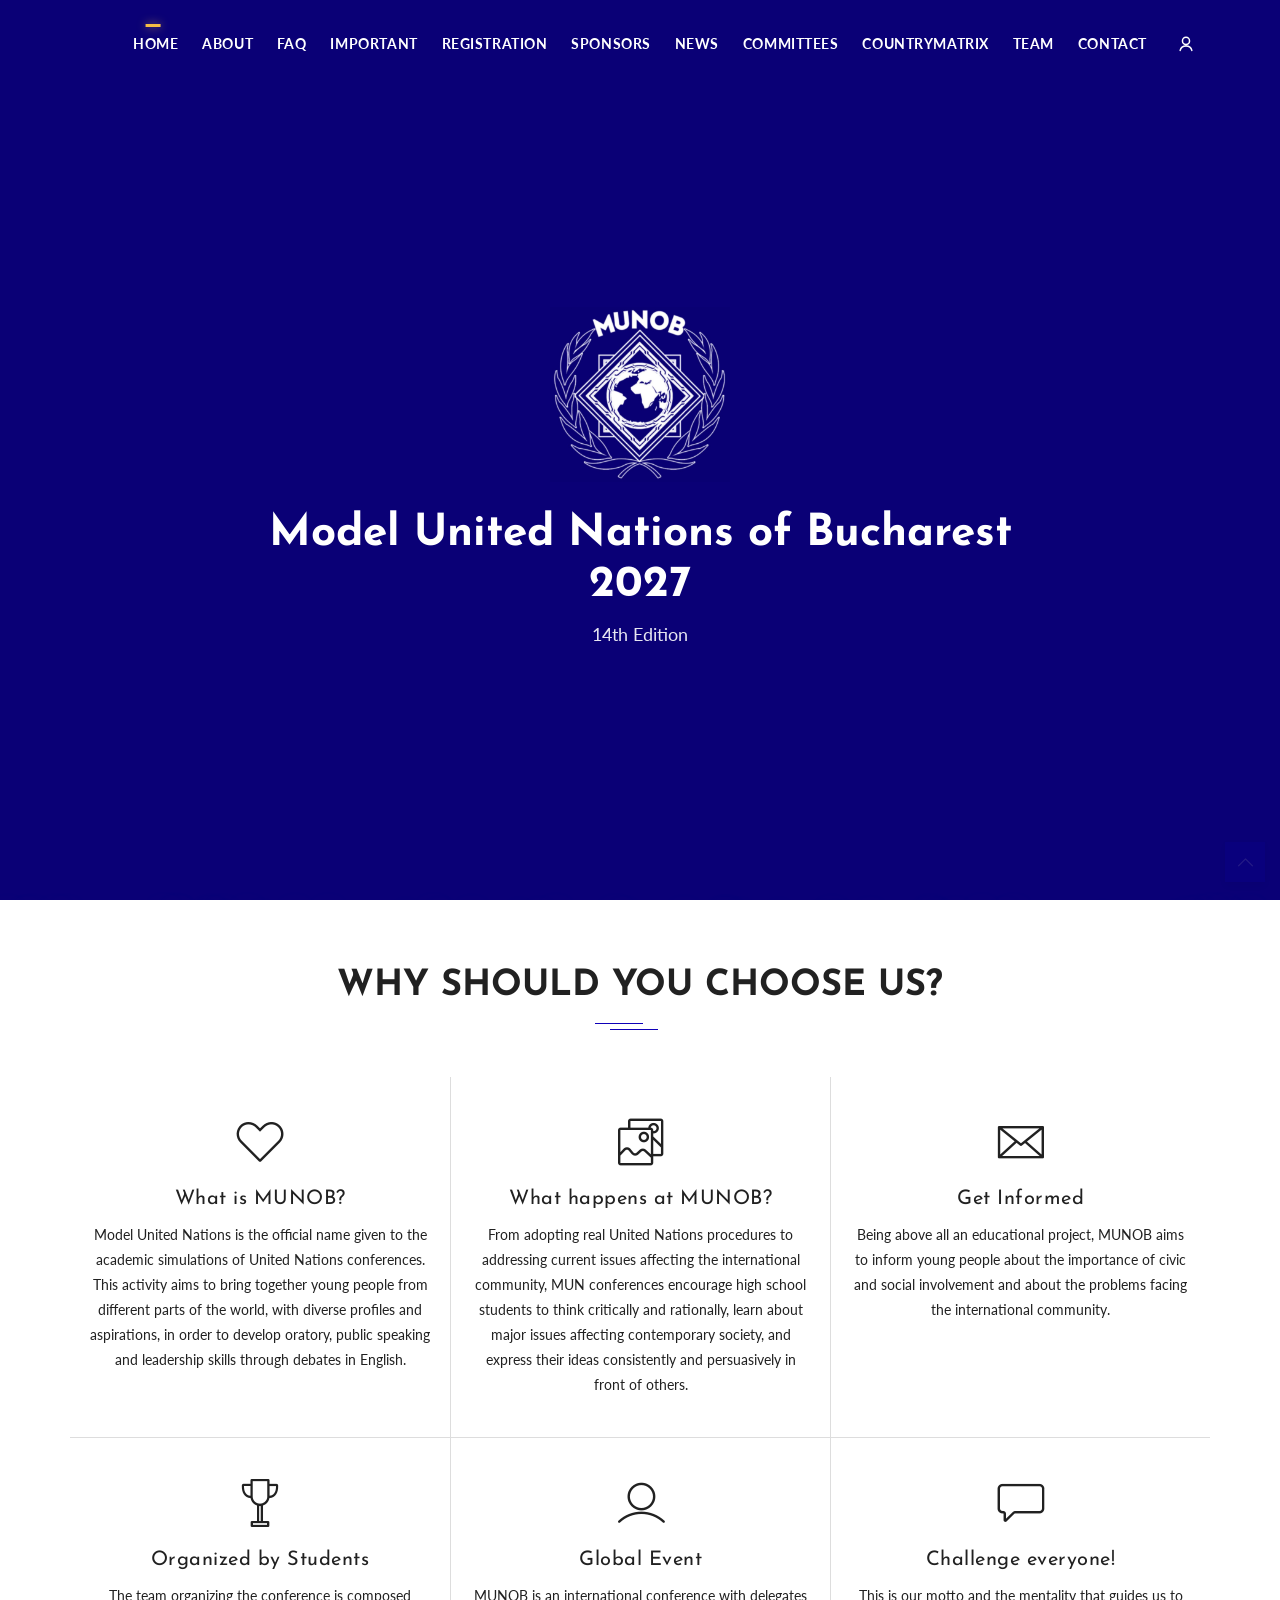
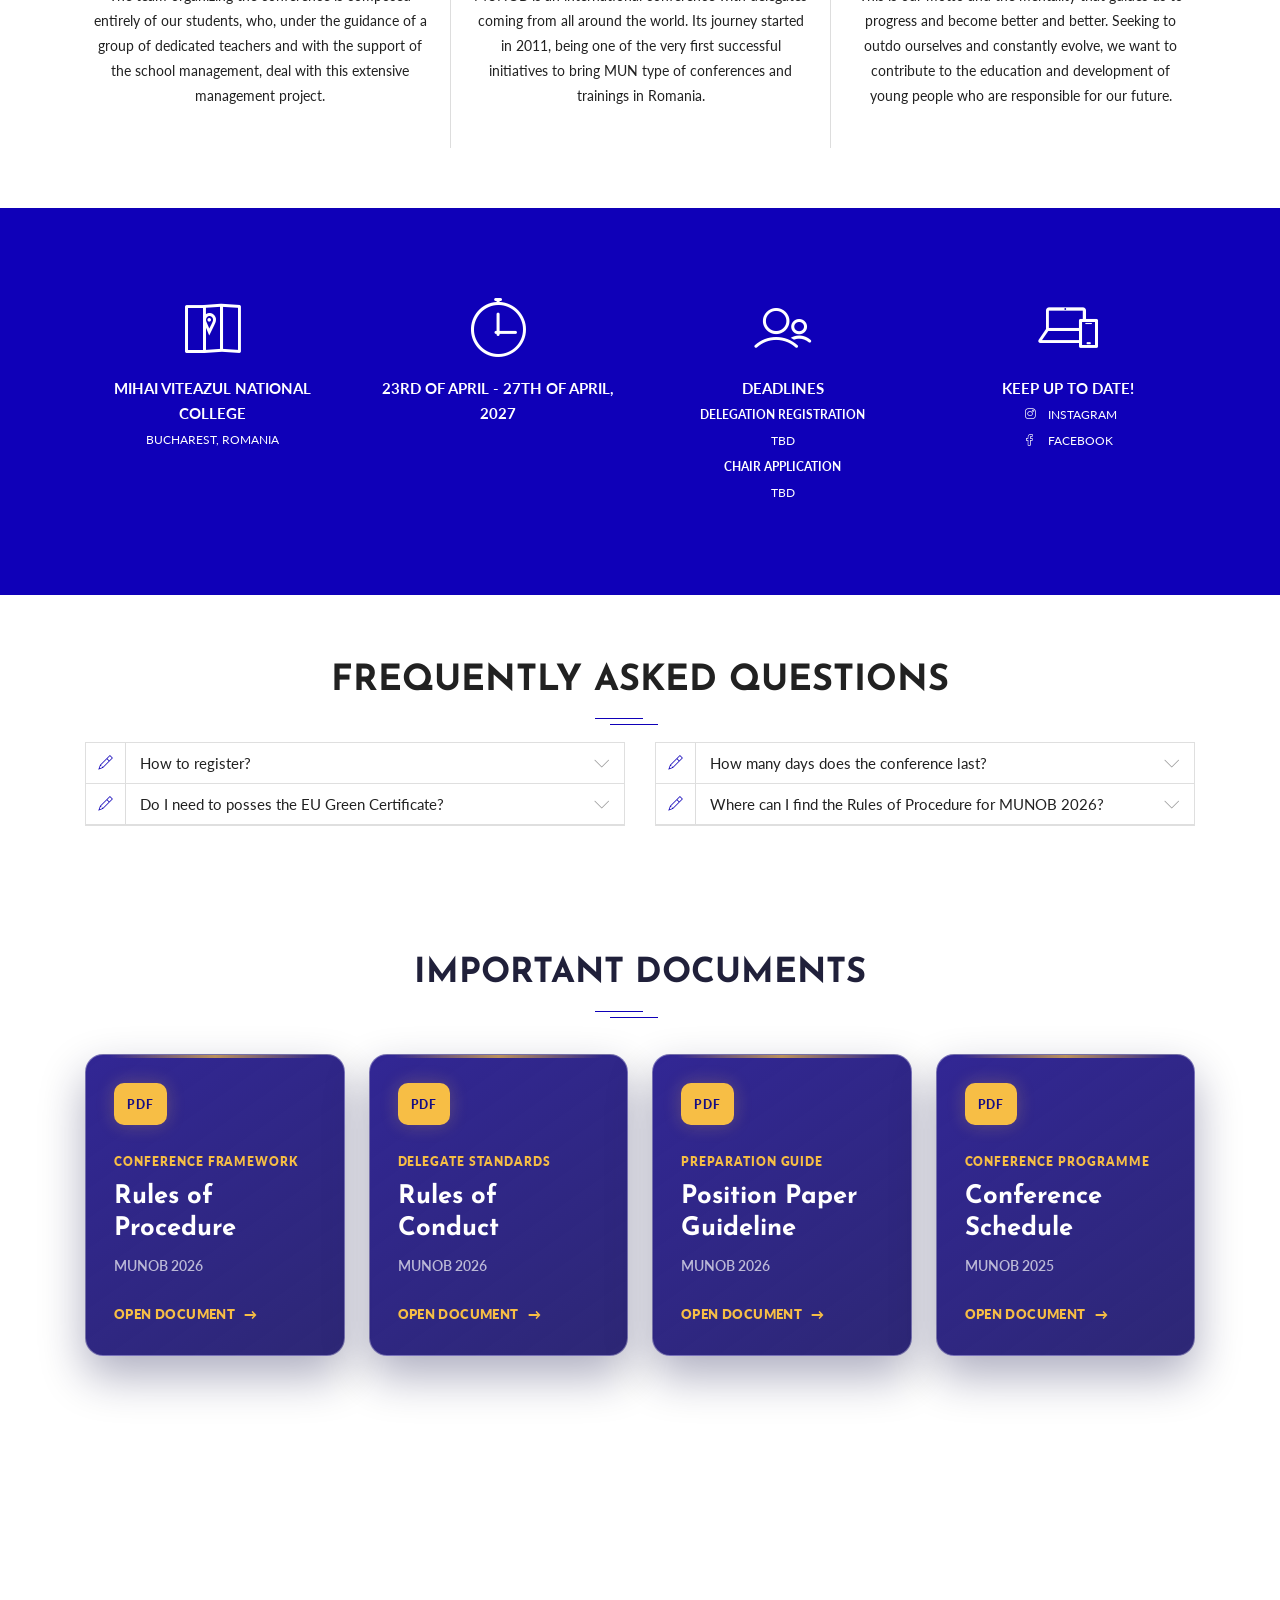
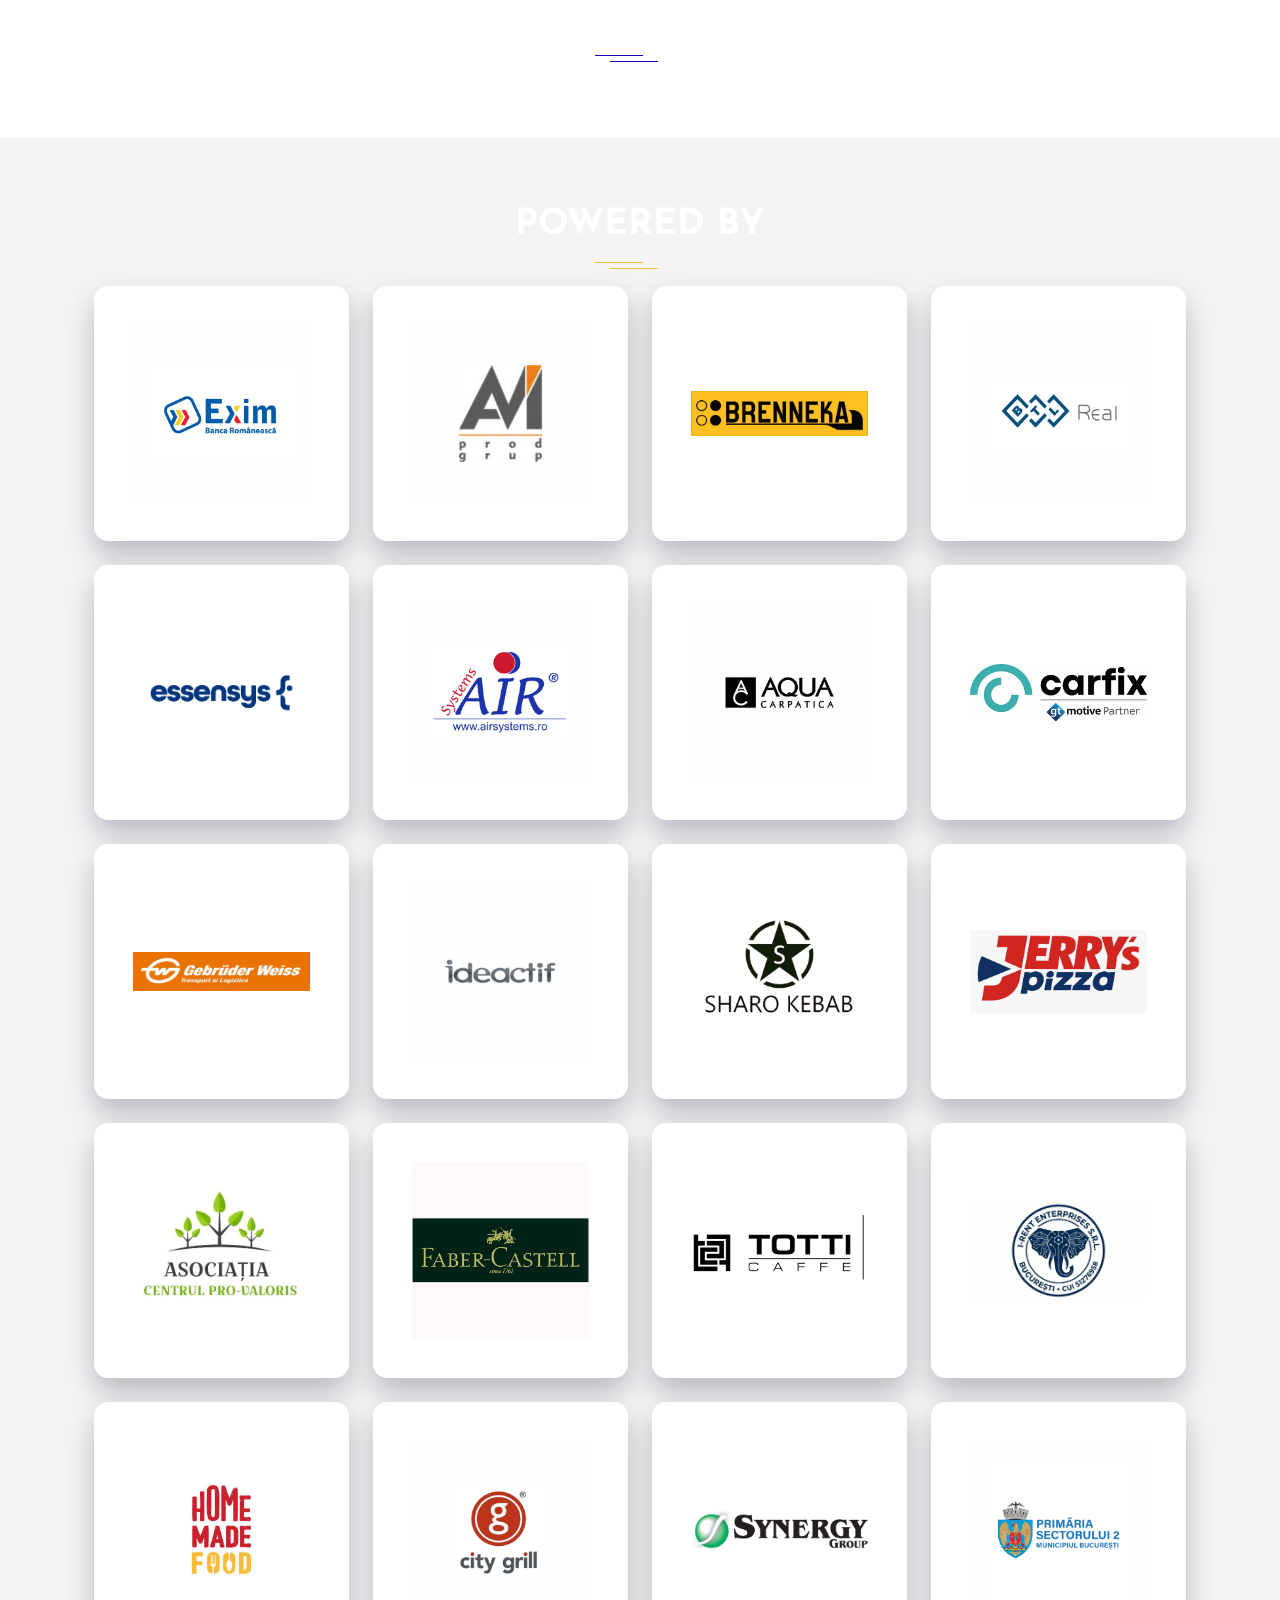
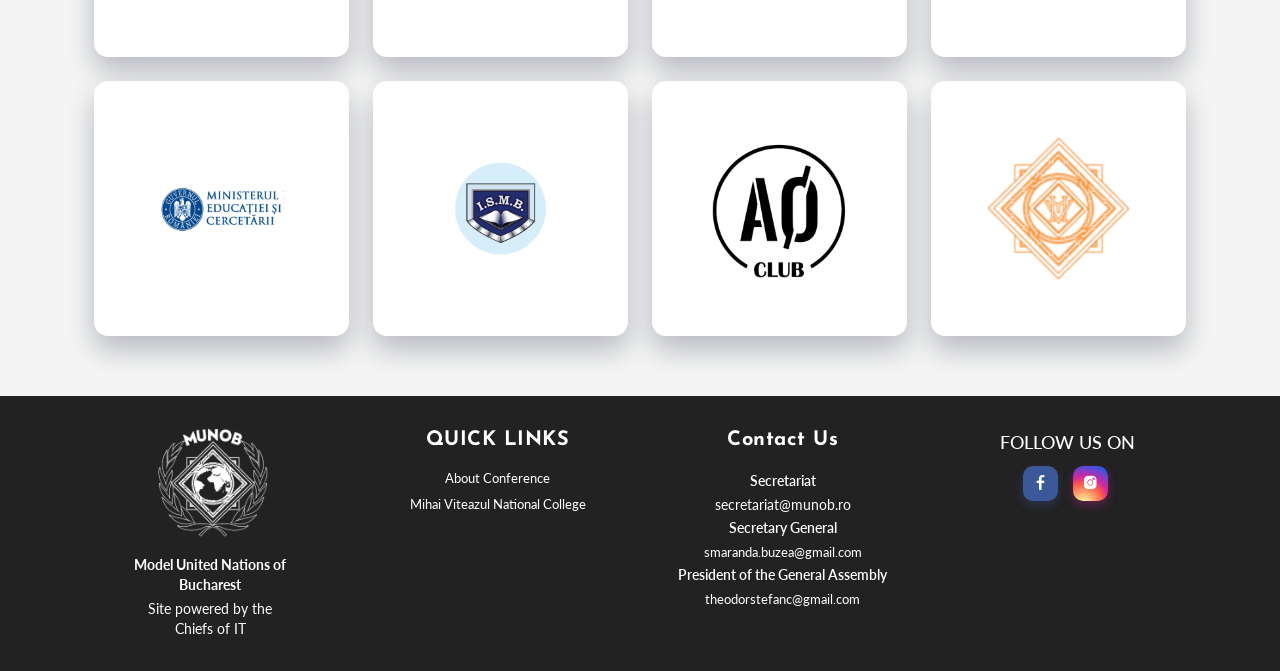
<file: index.html>
<!DOCTYPE html>






<html lang="en">
  <head><meta charset="utf-8">
    <!-- Required meta tags -->
    
    <meta name="viewport" content="width=device-width, initial-scale=1, shrink-to-fit=no">

    <title>Model United Nations of Bucharest - HOME</title>
    <link rel="icon" type="image/x-icon" href="/assets/img/favicon.ico">
    <!-- Bootstrap CSS -->
    <link rel="stylesheet" type="text/css" href="assets/css/bootstrap.min.css" >
    <!-- Icon -->
    <link rel="stylesheet" type="text/css" href="assets/fonts/line-icons.css">
    <!-- Slicknav -->
    <link rel="stylesheet" type="text/css" href="assets/css/slicknav.css">
    <!-- Nivo Lightbox -->
    <link rel="stylesheet" type="text/css" href="assets/css/nivo-lightbox.css" >
    <!-- Animate -->
    <link rel="stylesheet" type="text/css" href="assets/css/animate.css">
    <!-- Main Style -->
    <link rel="stylesheet" type="text/css" href="assets/css/main.css?id=34">
    <!-- direct la 23 -->
    <!-- Responsive Style -->
    <link rel="stylesheet" type="text/css" href="assets/css/responsive.css">
    <!-- This File is Fully Expandable 2026-2027 IT-->
    <link rel="stylesheet" type="text/css" href="assets/css/FooterFix&More.css">
    <link rel="stylesheet" type="text/css" href="assets/css/munob-navigation.css?v=69">
    <link rel="stylesheet" type="text/css" href="assets/css/home-important.css?v=6">
    <link rel="stylesheet" type="text/css" href="assets/css/home-sponsors.css?v=4">
    <link rel="stylesheet" type="text/css" href="assets/css/home-account.css?v=10">
    <script src="assets/js/page-transition-prepare.js?v=1"></script>

  </head>
  <body>
    <div class="page-transition-layer" aria-hidden="true"></div>

    <!-- Header Area wrapper Starts -->


<header id="header-wrap">

  <!-- Navbar Start (same structure) -->
  <nav class="navbar navbar-expand-lg fixed-top scrolling-navbar">
    <div class="container">
      <div class="navbar-header">
        <button class="navbar-toggler" type="button" data-toggle="collapse"
          data-target="#main-navbar" aria-controls="main-navbar"
          aria-expanded="false" aria-label="Toggle navigation">
          <span class="navbar-toggler-icon"></span>
          <span class="icon-menu"></span>
          <span class="icon-menu"></span>
          <span class="icon-menu"></span>
        </button>

        <!-- NAVBAR LOGO (hidden at start, shows on scroll) -->
        <a href="index.html" class="navbar-brand navbar-logo">
          <img src="assets/img/logos/miniblue.png" alt="">
        </a>
      </div>

      <div class="collapse navbar-collapse" id="main-navbar">
        <ul class="navbar-nav mr-auto w-100 justify-content-end">
          <li class="nav-item"><a class="nav-link" href="index.html">Home</a></li>
          <li class="nav-item"><a class="nav-link" href="index.html#about">About</a></li>
          <li class="nav-item"><a class="nav-link" href="newspaper.html" data-page-transition>News</a></li>
          <li class="nav-item "><a class="nav-link" href="committees.html" data-page-transition>Committees</a></li>
          <li class="nav-item"><a class="nav-link" href="country_matrix.html" data-page-transition>CountryMatrix</a></li>
          <li class="nav-item"><a class="nav-link" href="team.html" data-page-transition>Team</a></li>
          <li class="nav-item"><a class="nav-link" href="index.html#important-documents">Important</a></li>
          <li class="nav-item"><a class="nav-link" href="index.html#faq">Faq</a></li>
          <li class="nav-item"><a class="nav-link" href="index.html#pricing">Registration</a></li>
          <li class="nav-item"><a class="nav-link" href="index.html#sponsors">Sponsors</a></li>
          <li class="nav-item"><a class="nav-link" href="index.html#contact">Contact</a></li>
        </ul>
      </div>

      <a class="munob-account-trigger" href="account.html#login" data-page-transition aria-label="Login or register">
        <svg class="munob-account-trigger-icon" viewBox="0 0 24 24" aria-hidden="true">
          <path d="M12 12.5a4.25 4.25 0 1 0 0-8.5 4.25 4.25 0 0 0 0 8.5Zm-7 7.25c.72-3.17 3.46-5.25 7-5.25s6.28 2.08 7 5.25" />
        </svg>
        <span class="munob-account-trigger-label">Login / Register</span>
      </a>
    </div>

    <!-- Mobile Menu (UNCHANGED) -->
    <ul class="mobile-menu">
      <li><a href="index.html#header-wrap">Home</a></li>
      <li><a href="index.html#about">About</a></li>
      <li><a href="newspaper.html" data-page-transition>News</a></li>
      <li><a href="committees.html" data-page-transition>Committees</a></li>
    <li>
                <a class="page-scrool" href="country_matrix.html" data-page-transition>Country Matrix</a>
          </li>
      <li><a href="index.html#important-documents">Important Documents</a></li>
      <li><a href="team.html" data-page-transition>Team</a></li>
      <li><a href="index.html#faq">FAQ</a></li>
      <li><a href="index.html#contact">Contact</a></li>
    </ul>
  </nav>
  <!-- Navbar End -->

  <!-- HERO SECTION (ONLY ONCE) -->
  <section class="hero-header">
    <div class="hero-content">

      <!-- BIG CENTER HERO LOGO -->
      <a href="#about" class="hero-logo">
        <img src="assets/img/logos/miniblue2.png" alt="Hero Logo">
      </a>

      <h1>Model United Nations of Bucharest 2027</h1>
      <p>14th Edition</p>

    </div>
  </section>





</header>


    <!-- Header Area wrapper End -->
     <!-- Services Section Start -->
    <section id="about" class="services section-padding">
      <div class="container">
        <div class="row">
          <div class="col-12">
            <div class="section-title-header text-center">
              <h1 class="section-title wow fadeInUp" data-wow-delay="0.2s">Why Should You Choose Us?</h1>
            </div>
          </div>
        </div>
        <div class="row services-wrapper">
          <!-- Services item -->
          <div class="col-md-6 col-lg-4 col-xs-12 padding-none">
            <div class="services-item wow fadeInDown" data-wow-delay="0.2s">
              <div class="icon">
                <i class="lni-heart"></i>
              </div>
              <div class="services-content">
                <h3><a href="#">What is MUNOB?</a></h3>
                <p>Model United Nations is the official name given to the academic simulations of United Nations conferences. This activity aims to bring together young people from different parts of the world, with diverse profiles and aspirations, in order to develop oratory, public speaking and leadership skills through debates in English.</p>
              </div>
            </div>
          </div>
          <!-- Services item -->
          <div class="col-md-6 col-lg-4 col-xs-12 padding-none">
            <div class="services-item wow fadeInDown" data-wow-delay="0.4s">
              <div class="icon">
                <i class="lni-gallery"></i>
              </div>
              <div class="services-content">
                <h3><a href="#">What happens at MUNOB?</a></h3>
                <p>From adopting real United Nations procedures to addressing current issues affecting the international community, MUN conferences encourage high school students to think critically and rationally, learn about major issues affecting contemporary society, and express their ideas consistently and persuasively in front of others.</p>
              </div>
            </div>
          </div>
          <!-- Services item -->
          <div class="col-md-6 col-lg-4 col-xs-12 padding-none">
            <div class="services-item wow fadeInDown" data-wow-delay="0.6s">
              <div class="icon">
                <i class="lni-envelope"></i>
              </div>
              <div class="services-content">
                <h3><a href="#">Get Informed</a></h3>
                <p>Being above all an educational project, MUNOB aims to inform young people about the importance of civic and social involvement and about the problems facing the international community.</p>
              </div>
            </div>
          </div>
          <!-- Services item -->
          <div class="col-md-6 col-lg-4 col-xs-12 padding-none">
            <div class="services-item wow fadeInDown" data-wow-delay="0.8s">
              <div class="icon">
                <i class="lni-cup"></i>
              </div>
              <div class="services-content">
                <h3><a href="#">Organized by Students</a></h3>
                <p>The team organizing the conference is composed entirely of our students, who, under the guidance of a group of dedicated teachers and with the support of the school management, deal with this extensive management project.</p>
              </div>
            </div>
          </div>
           <!-- Services item -->
          <div class="col-md-6 col-lg-4 col-xs-12 padding-none">
            <div class="services-item wow fadeInDown" data-wow-delay="1s">
              <div class="icon">
                <i class="lni-user"></i>
              </div>
              <div class="services-content">
                <h3><a href="#">Global Event</a></h3>
                <p>MUNOB is an international conference with delegates coming from all around the world. Its journey started in 2011, being one of the very first successful initiatives to bring MUN type of conferences and trainings in Romania.</p>
              </div>
            </div>
          </div>
           <!-- Services item -->
          <div class="col-md-6 col-lg-4 col-xs-12 padding-none">
            <div class="services-item wow fadeInDown" data-wow-delay="1.2s">
              <div class="icon">
                <i class="lni-bubble"></i>
              </div>
              <div class="services-content">
                <h3><a href="#">Challenge everyone!</a></h3>
                <p>This is our motto and the mentality that guides us to progress and become better and better. Seeking to outdo ourselves and constantly evolve, we want to contribute to the education and development of young people who are responsible for our future.</p>
              </div>
            </div>
          </div>
        </div>
      </div>
    </section>
    <!-- Services Section End -->

    <!-- Counter Area Start-->
    <section class="counter-section section-padding">
      <div class="container">
        <div class="row">
          <!-- Counter Item -->
          <div class="col-md-6 col-lg-3 col-xs-12 work-counter-widget text-center">
            <div class="counter wow fadeInRight" data-wow-delay="0.3s">
              <div class="icon"><i class="lni-map"></i></div>
              <a href="https://maps.app.goo.gl/pqkQaPp77saZtybT7"> 
                <p>Mihai Viteazul National College</p></a>
              <span>Bucharest, Romania</span>
            </div>
          </div>
          <!-- Counter Item -->
          <div class="col-md-6 col-lg-3 col-xs-12 work-counter-widget text-center">
            <div class="counter wow fadeInRight" data-wow-delay="0.6s">
              <div class="icon"><i class="lni-timer"></i></div>
              <p>23rd of April - 27th of April, 2027</p>
              <!-- <span>09:00 – 18:00</span> -->
            </div>
          </div>
          <!-- Counter Item --> 
          <div class="col-md-6 col-lg-3 col-xs-12 work-counter-widget text-center">
            <div class="counter wow fadeInRight" data-wow-delay="0.9s">
              <div class="icon"><i class="lni-users"></i></div>
              
              <p>Deadlines</p>   
              <span><b>Delegation Registration</b></span><br>
              <span>TBD</span><br>
              <span><b>Chair Application</b></span><br>
              <span>TBD</span><br>
            </div>
          </div>
          <!-- Counter Item -->
          <div class="col-md-6 col-lg-3 col-xs-12 work-counter-widget text-center">
            <div class="counter wow fadeInRight" data-wow-delay="1.2s">
              <div class="icon"><i class="lni lni-laptop-phone"></i></div>
              <p>Keep up to date!</p>
              <a class="instagram" href="https://www.instagram.com/therealmunob/"><span>&nbsp;&nbsp;<i class="lni lni-instagram"></i></span><span>&nbsp;&nbsp;&nbsp;&nbsp;Instagram</span>
                </a><br>
              <a class="facebook" href="https://www.facebook.com/MUNOB/">   
              <span><i class="lni lni-facebook"></i></span>
              <span>&nbsp;&nbsp;&nbsp;Facebook</span>
              </a>
            </div>
          </div>
        </div>
      </div>
    </section>
    <!-- Counter Area End-->

    <!-- Schedule Section Start -->
    <!-- <section id="schedules" class="schedule section-padding">
      <div class="container">
        <div class="row">
          <div class="col-12">
            <div class="section-title-header text-center">
              <h1 class="section-title wow fadeInUp" data-wow-delay="0.2s">Event Schedule</h1>
            </div>
          </div>
        </div>
        <div class="schedule-area row wow fadeInDown" data-wow-delay="0.3s">
          <div class="schedule-tab-title col-md-3 col-lg-3 col-xs-12">
            <div class="table-responsive">
              <ul class="nav nav-tabs" id="myTab" role="tablist">
                <li class="nav-item">
                  <a class="nav-link active" id="Wednesday-tab" data-toggle="tab" href="#Wednesday" role="tab" aria-controls="Wednesday" aria-expanded="true">
                    <div class="item-text">
                      <h4>Thursday - Day 0</h4>
                      <h5>18th April</h5>
                    </div>
                  </a>
                </li>
                <li class="nav-item">
                  <a class="nav-link" id="Thursday-tab" data-toggle="tab" href="#Thursday" role="tab" aria-controls="Thursday">
                    <div class="item-text">
                      <h4>Friday - Day 1</h4>
                      <h5>19th April </h5>
                    </div>
                  </a>
                </li>
                <li class="nav-item">
                  <a class="nav-link" id="Friday-tab" data-toggle="tab" href="#Friday" role="tab" aria-controls="Friday">
                    <div class="item-text">
                      <h4>Saturday - Day 2</h4>
                      <h5>20th April </h5>
                    </div>
                  </a>
                </li>
                <li class="nav-item">
                  <a class="nav-link" id="Saturday-tab" data-toggle="tab" href="#Saturday" role="tab" aria-controls="Saturday">
                    <div class="item-text">
                      <h4>Sunday - Day 3</h4>
                      <h5>21st April</h5>
                    </div>
                  </a>
                </li>
                <li class="nav-item">
                  <a class="nav-link" id="Sunday-tab" data-toggle="tab" href="#Sunday" role="tab" aria-controls="Sunday">
                    <div class="item-text">
                      <h4>Monday - Day 4</h4>
                      <h5>22nd April</h5>
                    </div>
                  </a>
                </li>
                <li class="nav-item">
                  <a class="nav-link" id="Monday-tab" data-toggle="tab" href="#Monday" role="tab" aria-controls="Monday">
                    <div class="item-text">
                      <h4>Tuesday - Day 5</h4>
                      <h5>23rd April</h5>
                    </div>
                  </a>
                </li>
                <li class="nav-item">
                  <a class="nav-link" id="Tuesday-tab" data-toggle="tab" href="#Tuesday" role="tab" aria-controls="Tuesday">
                    <div class="item-text">
                      <h4>Wednesday - Day 6</h4>
                      <h5>24th April</h5>
                    </div>
                  </a>
                </li>
              </ul>
            </div>
          </div>
          <div class="schedule-tab-content col-md-9 col-lg-9 col-xs-12 clearfix">
            <div class="tab-content" id="myTabContent">
                <div class="tab-pane fade show active" id="Wednesday" role="tabpanel" aria-labelledby="Wednesday-tab">
                <div id="accordion">
                  <div class="card">
                    <div id="headingOne">
                      <div class="collapsed card-header" data-toggle="collapse" data-target="#collapseOne" aria-expanded="false" aria-controls="collapseOne">
                        <div class="images-box">
                          <img class="img-fluid" src="assets/img/munobblue.png" alt="">
                        </div> 
                        <span class="time">11:00 - 19:00</span>
                        <h4>Arrivals</h4>
                        <h5 class="name">All delegates</h5>
                      </div>
                    </div>
                  </div> -->
                 <!-- <div class="card">
                    <div id="headingTwo">
                      <div class="collapsed card-header" data-toggle="collapse" data-target="#collapseTwo" aria-expanded="false" aria-controls="collapseTwo">
                        <div class="images-box">
                          <img class="img-fluid" src="assets/img/munobblue.png" alt="">
                        </div>                     
                        <span class="time">14:30 - 18:00</span>
                        <h4>Registration</h4>
                        <h5 class="name">All delegates</h5>
                      </div>
                    </div>
                  </div> -->
               <!--  </div>
              </div>
              <div class="tab-pane fade" id="Thursday" role="tabpanel" aria-labelledby="Thursday-tab">
                <div id="accordion">
                  <div class="card">
                    <div id="headingOne">
                      <div class="collapsed card-header" data-toggle="collapse" data-target="#collapseOne" aria-expanded="false" aria-controls="collapseOne">
                        <div class="images-box">
                          <img class="img-fluid" src="assets/img/munobblue.png" alt="">
                        </div>                     
                        <span class="time">08:30 - 9:00</span> 
                        <h4>Check in</h4>
                        <h5 class="name">All delegates</h5>
                      </div>
                    </div>
                  </div>
                  <div class="card">
                    <div id="headingTwo">
                      <div class="collapsed card-header" data-toggle="collapse" data-target="#collapseTwo" aria-expanded="false" aria-controls="collapseTwo">
                        <div class="images-box">
                          <img class="img-fluid" src="assets/img/munobblue.png" alt="">
                        </div>                     
                        <span class="time">9:00 - 12:00</span>
                        <h4>Opening Ceremony</h4>
                        <h5 class="name">All delegates</h5>
                      </div>
                    </div>
                  </div>
                   <div class="card">
                    <div id="headingOne">
                      <div class="collapsed card-header" data-toggle="collapse" data-target="#collapseOne4" aria-expanded="false" aria-controls="collapseOne4">
                        <div class="images-box">
                          <img class="img-fluid" src="assets/img/munobblue.png" alt="">
                        </div>                     
                        <span class="time">12:30 - 13:30</span>
                        <h4>Informal Committee Meetings</h4>
                        <h5 class="name">All delegates</h5> 
                      </div>
                    </div>
                  </div>
                  <div class="card">
                    <div id="headingOne">
                      <div class="collapsed card-header" data-toggle="collapse" data-target="#collapseOne4" aria-expanded="false" aria-controls="collapseOne4">
                        <div class="images-box">
                          <img class="img-fluid" src="assets/img/munobblue.png" alt="">
                        </div>                     
                        <span class="time">14:00 - 14:30</span>
                        <h4>Chair Briefing</h4>
                        <h5 class="name">All Chairpersons</h5> 
                      </div>
                    </div>
                  </div>
                  <div class="card">
                    <div id="headingOne">
                      <div class="collapsed card-header" data-toggle="collapse" data-target="#collapseOne4" aria-expanded="false" aria-controls="collapseOne4">
                        <div class="images-box">
                          <img class="img-fluid" src="assets/img/munobblue.png" alt="">
                        </div>                     
                        <span class="time">18:00</span>
                        <h4>Committees' Night Out</h4>
                        <h5 class="name">Venue: Old Town</h5> 
                      </div>
                    </div>
                  </div>
                </div>
              </div>
              <div class="tab-pane fade" id="Friday" role="tabpanel" aria-labelledby="Friday-tab">
                <div id="accordion2">
                  <div class="card">
                    <div id="headingOne1">
                      <div class="collapsed card-header" data-toggle="collapse" data-target="#collapseOne1" aria-expanded="false" aria-controls="collapseOne1">
                        <div class="images-box">
                          <img class="img-fluid" src="assets/img/munobblue.png" alt="">
                        </div>                     
                       <span class="time">09:00 - 12:30</span>
                        <h4>Committee Sessions</h4>
                        <h5 class="name">UNODC, CSW, HRC, HSC, SPECPOL, CTC, ECOFIN</h5>
                      </div>
                    </div>
                  </div>
                  <div class="card">
                    <div id="headingOne">
                      <div class="collapsed card-header" data-toggle="collapse" data-target="#collapseOne4" aria-expanded="false" aria-controls="collapseOne4">
                        <div class="images-box">
                          <img class="img-fluid" src="assets/img/munobblue.png" alt="">
                        </div>                     
                       <span class="time">09:00 - 13:30</span>
                        <h4>Committee Sessions</h4>
                        <h5 class="name">SOCHUM, DISEC, CC, SC</h5>
                      </div>
                    </div>
                  </div>
                  <div class="card">
                    <div id="headingOne">
                      <div class="collapsed card-header" data-toggle="collapse" data-target="#collapseOne4" aria-expanded="false" aria-controls="collapseOne4">
                        <div class="images-box">
                          <img class="img-fluid" src="assets/img/munobblue.png" alt="">
                        </div>                     
                       <span class="time">12:30 - 13:30</span>
                        <h4>Lunch Break @ Hanu' Berarilor</h4>
                        <h5 class="name">UNODC, CSW, HRC, HSC, SPECPOL, CTC, ECOFIN</h5>
                      </div>
                    </div>
                  </div>
                  <div class="card">
                    <div id="headingOne">
                      <div class="collapsed card-header" data-toggle="collapse" data-target="#collapseOne4" aria-expanded="false" aria-controls="collapseOne4">
                        <div class="images-box">
                          <img class="img-fluid" src="assets/img/munobblue.png" alt="">
                        </div>                     
                       <span class="time">13:30 - 14:30</span>
                        <h4>Lunch Break @ Hanu' Berarilor</h4>
                        <h5 class="name">SOCHUM, DISEC, CC, SC + Organising + MUN Directors + Staff</h5>
                      </div>
                    </div>
                  </div>
                   <div class="card">
                    <div id="headingOne">
                      <div class="collapsed card-header" data-toggle="collapse" data-target="#collapseOne4" aria-expanded="false" aria-controls="collapseOne4">
                        <div class="images-box">
                          <img class="img-fluid" src="assets/img/munobblue.png" alt="">
                        </div>                     
                       <span class="time">Until 17:00</span>
                        <h4>Committee Sessions</h4>
                        <h5 class="name">All delegates</h5>
                      </div>
                    </div>
                  </div>
                  <div class="card">
                    <div id="headingOne">
                      <div class="collapsed card-header" data-toggle="collapse" data-target="#collapseOne4" aria-expanded="false" aria-controls="collapseOne4">
                        <div class="images-box">
                          <img class="img-fluid" src="assets/img/munobblue.png" alt="">
                        </div>                     
                        <span class="time">17:15 - 17:35</span>
                        <h4>Chair Briefing</h4>
                        <h5 class="name">All Chairpersons</h5> 
                      </div>
                    </div>
                  </div>
                  <div class="card">
                    <div id="headingOne">
                      <div class="collapsed card-header" data-toggle="collapse" data-target="#collapseOne4" aria-expanded="false" aria-controls="collapseOne4">
                        <div class="images-box">
                          <img class="img-fluid" src="assets/img/munobblue.png" alt="">
                        </div>                     
                       <span class="time">18:00</span>
                        <h4>Official Dinner</h4>
                        <h5 class="name">MUN-Directors ONLY</h5>
                      </div>
                    </div>
                  </div> -->
               <!--    <div class="card">
                    <div id="headingTwo2">
                      <div class="collapsed card-header" data-toggle="collapse" data-target="#collapseTwo2" aria-expanded="false" aria-controls="collapseTwo2">
                        <div class="images-box">
                          <img class="img-fluid" src="assets/img/munobblue.png" alt="">
                        </div>                     
                        <span class="time">15:00 - 16:30</span>
                        <h4>Committee Session 1</h4>
                        <h5 class="name">ALL DELEGATES</h5>
                      </div>
                    </div>
                  </div>
                  <div class="card">
                    <div id="headingTwo2">
                      <div class="collapsed card-header" data-toggle="collapse" data-target="#collapseTwo2" aria-expanded="false" aria-controls="collapseTwo2">
                        <div class="images-box">
                          <img class="img-fluid" src="assets/img/munobblue.png" alt="">
                        </div>                     
                        <span class="time">16:30 - 16:45</span>
                        <h4>Coffee Break</h4>
                        <h5 class="name">ALL DELEGATES</h5>
                      </div>
                    </div>
                  </div>
                  <div class="card">
                    <div id="headingTwo2">
                      <div class="collapsed card-header" data-toggle="collapse" data-target="#collapseTwo2" aria-expanded="false" aria-controls="collapseTwo2">
                        <div class="images-box">
                          <img class="img-fluid" src="assets/img/munobblue.png" alt="">
                        </div>                     
                        <span class="time">16:45 - 18:00</span>
                        <h4>Committee Session 2</h4>
                        <h5 class="name">ALL DELEGATES</h5>
                      </div>
                    </div>
                  </div> -->
             <!--    </div>
              </div>
              <div class="tab-pane fade" id="Saturday" role="tabpanel" aria-labelledby="Saturday-tab">
                <div id="accordion3">
                     <div class="card">
                    <div id="headingOne1">
                      <div class="collapsed card-header" data-toggle="collapse" data-target="#collapseOne1" aria-expanded="false" aria-controls="collapseOne1">
                        <div class="images-box">
                          <img class="img-fluid" src="assets/img/munobblue.png" alt="">
                        </div>                     
                       <span class="time">09:00 - 12:30</span>
                        <h4>Committee Sessions</h4>
                        <h5 class="name">UNODC, CSW, HRC, HSC, SPECPOL, CTC, ECOFIN</h5>
                      </div>
                    </div>
                  </div>
                  <div class="card">
                    <div id="headingOne">
                      <div class="collapsed card-header" data-toggle="collapse" data-target="#collapseOne4" aria-expanded="false" aria-controls="collapseOne4">
                        <div class="images-box">
                          <img class="img-fluid" src="assets/img/munobblue.png" alt="">
                        </div>                     
                       <span class="time">09:00 - 13:30</span>
                        <h4>Committee Sessions</h4>
                        <h5 class="name">SOCHUM, DISEC, CC, SC</h5>
                      </div>
                    </div>
                  </div>
                  <div class="card">
                    <div id="headingOne">
                      <div class="collapsed card-header" data-toggle="collapse" data-target="#collapseOne4" aria-expanded="false" aria-controls="collapseOne4">
                        <div class="images-box">
                          <img class="img-fluid" src="assets/img/munobblue.png" alt="">
                        </div>                     
                       <span class="time">12:30 - 13:30</span>
                        <h4>Lunch Break @ Hanu' Berarilor</h4>
                        <h5 class="name">UNODC, CSW, HRC, HSC, SPECPOL, CTC, ECOFIN</h5>
                      </div>
                    </div>
                  </div>
                  <div class="card">
                    <div id="headingOne">
                      <div class="collapsed card-header" data-toggle="collapse" data-target="#collapseOne4" aria-expanded="false" aria-controls="collapseOne4">
                        <div class="images-box">
                          <img class="img-fluid" src="assets/img/munobblue.png" alt="">
                        </div>                     
                       <span class="time">13:30 - 14:30</span>
                        <h4>Lunch Break @ Hanu' Berarilor</h4>
                        <h5 class="name">SOCHUM, DISEC, CC, SC + Organising + MUN Directors + Staff</h5>
                      </div>
                    </div>
                  </div>
                   <div class="card">
                    <div id="headingOne">
                      <div class="collapsed card-header" data-toggle="collapse" data-target="#collapseOne4" aria-expanded="false" aria-controls="collapseOne4">
                        <div class="images-box">
                          <img class="img-fluid" src="assets/img/munobblue.png" alt="">
                        </div>                     
                       <span class="time">Until 17:00</span>
                        <h4>Committee Sessions</h4>
                        <h5 class="name">All delegates</h5>
                      </div>
                    </div>
                  </div>
                  <div class="card">
                    <div id="headingOne">
                      <div class="collapsed card-header" data-toggle="collapse" data-target="#collapseOne4" aria-expanded="false" aria-controls="collapseOne4">
                        <div class="images-box">
                          <img class="img-fluid" src="assets/img/munobblue.png" alt="">
                        </div>                     
                        <span class="time">17:15 - 17:35</span>
                        <h4>Chair Briefing</h4>
                        <h5 class="name">All Chairpersons</h5> 
                      </div>
                    </div>
                  </div>
                   <div class="card">
                    <div id="headingOne">
                      <div class="collapsed card-header" data-toggle="collapse" data-target="#collapseOne4" aria-expanded="false" aria-controls="collapseOne4">
                        <div class="images-box">
                          <img class="img-fluid" src="assets/img/munobblue.png" alt="">
                        </div>                     
                       <span class="time">20:00 - 00:00</span>
                        <h4>Official Party @ AZERO Club</h4>
                        <h5 class="name">All delegates</h5>
                      </div>
                    </div>
                  </div> -->
                  <!-- <div class="card">
                    <div id="headingOne3">
                      <div class="collapsed card-header" data-toggle="collapse" data-target="#collapseOne3" aria-expanded="false" aria-controls="collapseOne3">
                        <div class="images-box">
                          <img class="img-fluid" src="assets/img/munobblue.png" alt="">
                        </div>                     
                        <span class="time">9:00 - 11:00 </span>
                        <h4>Committee Session 1</h4>
                        <h5 class="name">ALL DELEGATES</h5>
                        <h4>Committee sessions</h4>
                        <h5 class="name">To be announced..</h5> 
                      </div>
                    </div>
                  </div> -->
                <!--   <div class="card">
                    <div id="headingTwo3">
                      <div class="collapsed card-header" data-toggle="collapse" data-target="#collapseTwo3" aria-expanded="false" aria-controls="collapseTwo3">
                        <div class="images-box">
                          <img class="img-fluid" src="assets/img/munobblue.png" alt="">
                        </div>                     
                        <span class="time">11:00 - 11:15</span>
                        <h4>Coffee Break</h4>
                        <h5 class="name">ALL DELEGATES</h5>
                      </div>
                    </div>
                  </div>
                  <div class="card">
                    <div id="headingThree3">
                      <div class="collapsed card-header" data-toggle="collapse" data-target="#collapseThree3" aria-expanded="false" aria-controls="collapseThree3">
                        <div class="images-box">
                          <img class="img-fluid" src="assets/img/munobblue.png" alt="">
                        </div>                     
                        <span class="time">11:15 - 13:30</span>
                        <h4>Committee Session 2</h4>
                        <h5 class="name">SC, CRISIS</h5>
                      </div>
                    </div>
                  </div>
                  <div class="card">
                    <div id="headingThree3">
                      <div class="collapsed card-header" data-toggle="collapse" data-target="#collapseThree3" aria-expanded="false" aria-controls="collapseThree3">
                        <div class="images-box">
                          <img class="img-fluid" src="assets/img/munobblue.png" alt="">
                        </div>                     
                        <span class="time">13:30 - 14:30</span>
                        <h4>Lunch Break @ Hanul Berarilor</h4>
                        <h5 class="name">SC, CRISIS</h5>
                      </div>
                    </div>
                  </div>
                  <div class="card">
                    <div id="headingThree3">
                      <div class="collapsed card-header" data-toggle="collapse" data-target="#collapseThree3" aria-expanded="false" aria-controls="collapseThree3">
                        <div class="images-box">
                          <img class="img-fluid" src="assets/img/munobblue.png" alt="">
                        </div>                     
                        <span class="time">14:30 - 16:00</span>
                        <h4>Committee Session 3</h4>
                        <h5 class="name">SC, CRISIS</h5>
                      </div>
                    </div>
                  </div>
                  <div class="card">
                    <div id="headingThree3">
                      <div class="collapsed card-header" data-toggle="collapse" data-target="#collapseThree3" aria-expanded="false" aria-controls="collapseThree3">
                        <div class="images-box">
                          <img class="img-fluid" src="assets/img/munobblue.png" alt="">
                        </div>                     
                        <span class="time">11:15 - 12:30  </span>
                        <h4>Committee Session 2</h4>
                        <h5 class="name">HRC, UNODC, ECOFIN, DISEC</h5>
                      </div>
                    </div>
                  </div>
                  <div class="card">
                    <div id="headingThree3">
                      <div class="collapsed card-header" data-toggle="collapse" data-target="#collapseThree3" aria-expanded="false" aria-controls="collapseThree3">
                        <div class="images-box">
                          <img class="img-fluid" src="assets/img/munobblue.png" alt="">
                        </div>                     
                        <span class="time">12:30 - 13:30</span>
                        <h4>Lunch Break @ Hanul Berarilor</h4>
                        <h5 class="name">HRC, UNODC, ECOFIN, DISEC</h5>
                      </div>
                    </div>
                  </div>
                  <div class="card">
                    <div id="headingThree3">
                      <div class="collapsed card-header" data-toggle="collapse" data-target="#collapseThree3" aria-expanded="false" aria-controls="collapseThree3">
                        <div class="images-box">
                          <img class="img-fluid" src="assets/img/munobblue.png" alt="">
                        </div>                     
                        <span class="time">13:30 - 14:30</span>
                        <h4>Committee Session 3</h4>
                        <h5 class="name">HRC, UNODC, ECOFIN, DISEC</h5>
                      </div>
                    </div>
                  </div>
                  <div class="card">
                    <div id="headingThree3">
                      <div class="collapsed card-header" data-toggle="collapse" data-target="#collapseThree3" aria-expanded="false" aria-controls="collapseThree3">
                        <div class="images-box">
                          <img class="img-fluid" src="assets/img/munobblue.png" alt="">
                        </div>                     
                        <span class="time">14:30 - 14:45</span>
                        <h4>Coffee Break</h4>
                        <h5 class="name">HRC, UNODC, ECOFIN, DISEC</h5>
                      </div>
                    </div>
                  </div>
                  <div class="card">
                    <div id="headingThree3">
                      <div class="collapsed card-header" data-toggle="collapse" data-target="#collapseThree3" aria-expanded="false" aria-controls="collapseThree3">
                        <div class="images-box">
                          <img class="img-fluid" src="assets/img/munobblue.png" alt="">
                        </div>                     
                        <span class="time">14:45 - 16:00</span>
                        <h4>Committee Session 4</h4>
                        <h5 class="name">HRC, UNODC, ECOFIN, DISEC</h5>
                      </div>
                    </div>
                  </div> -->
              <!--  </div>
              </div>
              <div class="tab-pane fade" id="Sunday" role="tabpanel" aria-labelledby="Sunday-tab">
                <div id="accordion4">
                     <div class="card">
                    <div id="headingOne1">
                      <div class="collapsed card-header" data-toggle="collapse" data-target="#collapseOne" aria-expanded="false" aria-controls="collapseOne1">
                        <div class="images-box">
                          <img class="img-fluid" src="assets/img/munobblue.png" alt="">
                        </div>                     
                       <span class="time">09:00 - 12:30</span>
                        <h4>Committee Sessions</h4>
                        <h5 class="name">UNODC, CSW, HRC, SPECPOL, CTC, ECOFIN</h5>
                      </div>
                    </div>
                  </div>
                  <div class="card">
                    <div id="headingOne">
                      <div class="collapsed card-header" data-toggle="collapse" data-target="#collapseOne4" aria-expanded="false" aria-controls="collapseOne4">
                        <div class="images-box">
                          <img class="img-fluid" src="assets/img/munobblue.png" alt="">
                        </div>                     
                       <span class="time">09:00 - 13:30</span>
                        <h4>Committee Sessions</h4>
                        <h5 class="name">SOCHUM, DISEC, CC, SC</h5>
                      </div>
                    </div>
                  </div>
                  <div class="card">
                    <div id="headingOne">
                      <div class="collapsed card-header" data-toggle="collapse" data-target="#collapseOne4" aria-expanded="false" aria-controls="collapseOne4">
                        <div class="images-box">
                          <img class="img-fluid" src="assets/img/munobblue.png" alt="">
                        </div>                     
                       <span class="time">12:30 - 13:30</span>
                        <h4>Lunch Break @ Hanu' Berarilor</h4>
                        <h5 class="name">UNODC, CSW, HRC, SPECPOL, CTC, ECOFIN</h5>
                      </div>
                    </div>
                  </div>
                  <div class="card">
                    <div id="headingOne">
                      <div class="collapsed card-header" data-toggle="collapse" data-target="#collapseOne4" aria-expanded="false" aria-controls="collapseOne4">
                        <div class="images-box">
                          <img class="img-fluid" src="assets/img/munobblue.png" alt="">
                        </div>                     
                       <span class="time">13:30 - 14:30</span>
                        <h4>Lunch Break @ Hanu' Berarilor</h4>
                        <h5 class="name">SOCHUM, DISEC, CC, SC + Organising + MUN Directors + Staff</h5>
                      </div>
                    </div>
                  </div>
                   <div class="card">
                    <div id="headingOne">
                      <div class="collapsed card-header" data-toggle="collapse" data-target="#collapseOne4" aria-expanded="false" aria-controls="collapseOne4">
                        <div class="images-box">
                          <img class="img-fluid" src="assets/img/munobblue.png" alt="">
                        </div>                     
                       <span class="time">Until 17:00</span>
                        <h4>Committee Sessions</h4>
                        <h5 class="name">All delegates</h5>
                      </div>
                    </div>
                  </div>
                  <div class="card">
                    <div id="headingOne">
                      <div class="collapsed card-header" data-toggle="collapse" data-target="#collapseOne4" aria-expanded="false" aria-controls="collapseOne4">
                        <div class="images-box">
                          <img class="img-fluid" src="assets/img/munobblue.png" alt="">
                        </div>                     
                        <span class="time">17:15 - 17:35</span>
                        <h4>Chair Briefing</h4>
                        <h5 class="name">All Chairpersons</h5> 
                      </div>
                    </div>
                  </div>
                   <div class="card">
                    <div id="headingOne">
                      <div class="collapsed card-header" data-toggle="collapse" data-target="#collapseOne4" aria-expanded="false" aria-controls="collapseOne4">
                        <div class="images-box">
                          <img class="img-fluid" src="assets/img/munobblue.png" alt="">
                        </div>                     
                       <span class="time">18:00</span>
                        <h4>Diplomats' Soirée @ "Mihai Viteazul" National College Library</h4>
                        <h5 class="name">MUN-Directos, Chairpersons, Board Members and Organising Team</h5>
                      </div>
                    </div>
                  </div> -->
               <!--    <div class="card">
                    <div id="headingOne">
                      <div class="collapsed card-header" data-toggle="collapse" data-target="#collapseOne4" aria-expanded="false" aria-controls="collapseOne4">
                        <div class="images-box">
                          <img class="img-fluid" src="assets/img/munobblue.png" alt="">
                        </div>                     
                         <span class="time">9:00 - 11:00</span>
                        <h4>Committee Session 1</h4>
                        <h5 class="name">ALL PARTICIPANTS</h5> 
                        <!--<h4>Committee sessions</h4>
                        <h5 class="name">To be announced..</h5>  
                      </div>
                    </div>
                  </div>
                   <div class="card">
                    <div id="headingTwo">
                      <div class="collapsed card-header" data-toggle="collapse" data-target="#collapseTwo4" aria-expanded="false" aria-controls="collapseTwo4">
                        <div class="images-box">
                          <img class="img-fluid" src="assets/img/munobblue.png" alt="">
                        </div>                     
                        <span class="time">11:00 - 11:15</span>
                        <h4>Coffee Break</h4>
                        <h5 class="name">ALL PARTICIPANTS</h5>
                      </div>
                    </div>
                  </div>
                  <div class="card">
                    <div id="headingThree4">
                      <div class="collapsed card-header" data-toggle="collapse" data-target="#collapseThree4" aria-expanded="false" aria-controls="collapseThree4">
                        <div class="images-box">
                          <img class="img-fluid" src="assets/img/munobblue.png" alt="">
                        </div>                     
                        <span class="time">11:15 - 13:30</span>
                        <h4>Committee Session 2</h4>
                        <h5 class="name">SC, CRISIS</h5>
                      </div>
                    </div>
                  </div>
                  <div class="card">
                    <div id="headingThree4">
                      <div class="collapsed card-header" data-toggle="collapse" data-target="#collapseThree4" aria-expanded="false" aria-controls="collapseThree4">
                        <div class="images-box">
                          <img class="img-fluid" src="assets/img/munobblue.png" alt="">
                        </div>                     
                        <span class="time">13:30 - 14:30</span>
                        <h4>Committee Session 3</h4>
                        <h5 class="name">SC, CRISIS</h5>
                      </div>
                    </div>
                  </div>
                  <div class="card">
                    <div id="headingThree4">
                      <div class="collapsed card-header" data-toggle="collapse" data-target="#collapseThree4" aria-expanded="false" aria-controls="collapseThree4">
                        <div class="images-box">
                          <img class="img-fluid" src="assets/img/munobblue.png" alt="">
                        </div>                     
                        <span class="time">14:30 - 15:00</span>
                        <h4>Coffee Break</h4>
                        <h5 class="name">SC, CRISIS</h5>
                      </div>
                    </div>
                  </div>
                  <div class="card">
                    <div id="headingThree4">
                      <div class="collapsed card-header" data-toggle="collapse" data-target="#collapseThree4" aria-expanded="false" aria-controls="collapseThree4">
                        <div class="images-box">
                          <img class="img-fluid" src="assets/img/munobblue.png" alt="">
                        </div>                     
                        <span class="time">11:15 - 12:30</span>
                        <h4>Committee Session 2</h4>
                        <h5 class="name">HRC, UNODC, ECOFIN, DISEC</h5>
                      </div>
                    </div>
                  </div>
                  <div class="card">
                    <div id="headingThree4">
                      <div class="collapsed card-header" data-toggle="collapse" data-target="#collapseThree4" aria-expanded="false" aria-controls="collapseThree4">
                        <div class="images-box">
                          <img class="img-fluid" src="assets/img/munobblue.png" alt="">
                        </div>                     
                        <span class="time">12:30 - 13:30</span>
                        <h4>Lunch Break</h4>
                        <h5 class="name">HRC, UNODC, ECOFIN, DISEC</h5>
                      </div>
                    </div>
                  </div>
                  <div class="card">
                    <div id="headingThree4">
                      <div class="collapsed card-header" data-toggle="collapse" data-target="#collapseThree4" aria-expanded="false" aria-controls="collapseThree4">
                        <div class="images-box">
                          <img class="img-fluid" src="assets/img/munobblue.png" alt="">
                        </div>                     
                        <span class="time">13:30 - 14:30</span>
                        <h4>Committee Session 3</h4>
                        <h5 class="name">HRC, UNODC, ECOFIN, DISEC</h5>
                      </div>
                    </div>
                  </div>
                  <div class="card">
                    <div id="headingThree4">
                      <div class="collapsed card-header" data-toggle="collapse" data-target="#collapseThree4" aria-expanded="false" aria-controls="collapseThree4">
                        <div class="images-box">
                          <img class="img-fluid" src="assets/img/munobblue.png" alt="">
                        </div>                     
                        <span class="time">15:00 - 18:00</span>
                        <h4>General Assembly</h4>
                        <h5 class="name">ALL PARTICIPANTS</h5>
                      </div>
                    </div>
                  </div>
                  <div class="card">
                    <div id="headingThree4">
                      <div class="collapsed card-header" data-toggle="collapse" data-target="#collapseThree4" aria-expanded="false" aria-controls="collapseThree4">
                        <div class="images-box">
                          <img class="img-fluid" src="assets/img/munobblue.png" alt="">
                        </div>                     
                        <span class="time">18:30</span>
                        <h4>General Assembly</h4>
                        <h5 class="name">ALL PARTICIPANTS</h5>
                      </div>
                    </div>
                  </div> -->
              <!--  </div>
              </div>
              <div class="tab-pane fade" id="Monday" role="tabpanel" aria-labelledby="Monday-tab">
                <div id="accordion6">
                  <div class="card">
                    <div id="headingOne">
                      <div class="collapsed card-header" data-toggle="collapse" data-target="#collapseOne4" aria-expanded="false" aria-controls="collapseOne4">
                        <div class="images-box">
                          <img class="img-fluid" src="assets/img/munobblue.png" alt="">
                        </div>                     
                        <span class="time">9:00 - 14:30</span>
                        <h4>General Assembly</h4>
                        <h5 class="name">All delegates</h5>
                      </div>
                    </div>
                  </div>
                  <!-- <div class="card">
                    <div id="headingOne">
                      <div class="collapsed card-header" data-toggle="collapse" data-target="#collapseOne4" aria-expanded="false" aria-controls="collapseOne4">
                        <div class="images-box">
                          <img class="img-fluid" src="assets/img/munobblue.png" alt="">
                        </div>                     
                        <span class="time">12:00 - 13:00</span>
                        <h4>Lunch Break @ Hanu' Berarilor</h4>
                        <h5 class="name">All Committees</h5>
                      </div>
                    </div>
                  </div> -->
                <!--  <div class="card">
                    <div id="headingOne">
                      <div class="collapsed card-header" data-toggle="collapse" data-target="#collapseOne4" aria-expanded="false" aria-controls="collapseOne4">
                        <div class="images-box">
                          <img class="img-fluid" src="assets/img/munobblue.png" alt="">
                        </div>                     
                        <span class="time">15:00 - 17:00</span>
                        <h4>Traditional Romanian Lunch Break</h4>
                        <h5 class="name">Organising, MUN Directors, Chairs</h5>
                      </div>
                    </div>
                  </div>
                  <div class="card">
                    <div id="headingThree4">
                      <div class="collapsed card-header" data-toggle="collapse" data-target="#collapseOne4" aria-expanded="false" aria-controls="collapseOne4">
                        <div class="images-box">
                          <img class="img-fluid" src="assets/img/munobblue.png" alt="">
                        </div>                     
                       <span class="time">18:00 - 21:00</span>
                        <h4>Closing Ceremony</h4>
                        <h5 class="name">All delegates</h5>
                      </div>
                    </div> 
                  </div>
                </div>
              </div>
              
              <div class="tab-pane fade" id="Tuesday" role="tabpanel" aria-labelledby="Tuesday-tab">
                <div id="accordion7">
                  <div class="card">
                    <div id="headingOne">
                      <div class="collapsed card-header" data-toggle="collapse" data-target="#collapseOne4" aria-expanded="false" aria-controls="collapseOne4">
                        <div class="images-box">
                          <img class="img-fluid" src="assets/img/munobblue.png" alt="">
                        </div>                     
                        <span class="time">-</span>
                        <h4>Departures</h4>
                        <h5 class="name">All delegates</h5>
                      </div>
                    </div>
                  </div>
            </div>
          </div>
    </section> -->
    <!-- Schedule Section End -->

    <!-- Team Section Start --> <!--
    <section id="team" class="section-padding text-center">
      <div class="container">
        <div class="row">
          <div class="col-12">
            <div class="section-title-header text-center">
              <h1 class="section-title wow fadeInUp" data-wow-delay="0.2s">Who's Speaking?</h1>
            </div>
          </div>
        </div>
        
        <div class="row">
          <div class="col-sm-6 col-md-6 col-lg-4">
          
            <div class="team-item wow fadeInUp" data-wow-delay="0.2s">
              <div class="team-img">
                <img class="img-fluid" src="assets/img/team/team-01.jpg" alt="">
              </div>
              <div class="info-text">
                <h3><a href="#">JONATHON DOE</a></h3>
                <p>Product Designer, Tesla</p>
              </div>
            </div>
            
          </div>
          <div class="col-sm-6 col-md-6 col-lg-4">
          
            <div class="team-item wow fadeInUp" data-wow-delay="0.4s">
              <div class="team-img">
                <img class="img-fluid" src="assets/img/team/team-02.jpg" alt="">
              </div>
              <div class="info-text">
                <h3><a href="#">Patric Green</a></h3>
                <p>Front-end Developer, Dropbox</p>
              </div>
            </div>
           
          </div>

          <div class="col-sm-6 col-md-6 col-lg-4">
            
            <div class="team-item wow fadeInUp" data-wow-delay="0.6s">
              <div class="team-img">
                <img class="img-fluid" src="assets/img/team/team-03.jpg" alt="">
              </div>
              <div class="info-text">
                <h3><a href="#">Paul Kowalsy</a></h3>
                <p>Lead Designer, TNW</p>
              </div>
            </div>
          
          </div>
        </div>
      </div>
    </section>
   Team Section End -->

    <!-- Ask Question Section Start -->
    <section id="faq" class="section-padding">
      <div class="container">
        <div class="row">
          <div class="col-12">
            <div class="section-title-header text-center">
              <h1 class="section-title wow fadeInUp" data-wow-delay="0.2s">Frequently asked questions</h1>
            </div>
          </div>
        </div>
        
        
        
        
        
        
        
        
        
        <!--Rules of procedure section open -->
        
<!--       <div class="card">-->
<!--  <div class="card-header" id="headingRoP">-->
<!--    <h5 class="mb-0">-->
<!--      <button class="btn btn-link" type="button" data-toggle="collapse" data-target="#collapseRoP" aria-expanded="true" aria-controls="collapseRoP">-->
<!--        Where can I find the Rules of Procedure for MUNOB 2026?-->
<!--      </button>-->
<!--    </h5>-->
<!--  </div>-->
<!--  <div id="collapseRoP" class="collapse show" aria-labelledby="headingRoP" data-parent="#accordionExample">-->
<!--    <div class="card-body">-->
<!--      You can download the official <strong>Rules of Procedure (RoP) MUNOB 2026</strong> here:-->
<!--      <br><br>-->
<!--      <a href="assets/docs/RoP_MUNOB _2026.pdf" class="btn btn-common" download>Download RoP MUNOB 2026</a>-->
<!--    </div>-->
<!--  </div>-->
<!--</div>-->

         <!--Rules of procedure section closed -->
        
        
     
        
        
        
        
        <div class="row">
       <div class="col-lg-6 col-md-6 col-xs-12 col-sm-12">
           <div class="accordion">
             <div class="card">
                <div class="card-header" id="headingOne">
                 <div class="header-title collapsed" data-toggle="collapse" data-target="#questionOne" aria-expanded="true" aria-controls="collapseOne">
                  <i class="lni-pencil"></i> How to register?
                 </div>
             </div>
                <div id="questionOne" class="collapse" aria-labelledby="headingOne" data-parent="#question">
                <div class="card-body">
                   Click <a href="account.html#login">LOGIN / REGISTER</a> in the navigation bar to sign in or create an account. Then choose the position you are applying for and follow the required steps.
                </div>
               </div>
             </div
             <!--div class="card"-->
             <!--   <div class="card-header" id="headingTwo">-->
             <!--       <div class="header-title" data-toggle="collapse" data-target="#questionTwo" aria-expanded="false" aria-controls="questionTwo">-->
             <!--         <i class="lni-pencil"></i>  Which payment methods do we accept? -->
             <!--       </div>-->
             <!--   </div>-->
             <!--   <div id="questionTwo" class="collapse" aria-labelledby="headingTwo" data-parent="#question">-->
             <!--     <div class="card-body">-->
             <!--       Cash payment at the entrance.-->
             <!--     </div>-->
             <!--   </div>-->
             <!-- </div>-->
              
              <div class="card">
                <div class="card-header" id="headingThree">
                  <div class="header-title collapsed" data-toggle="collapse" data-target="#questionThree" aria-expanded="false" aria-controls="questionThree">
                    <i class="lni-pencil"></i>  Do I need to posses the EU Green Certificate?   
                  </div>
                </div>
                <div id="questionThree" class="collapse" aria-labelledby="headingThree" data-parent="#question">
                  <div class="card-body">
                    No, you do not need the EU-green-certificate.
                  </div>
                </div>
              </div>
              <!--<div class="card">
                <div class="card-header" id="headingThree">
                  <div class="header-title" data-toggle="collapse" data-target="#questionFour" aria-expanded="false" aria-controls="questionFour">
                   <i class="lni-pencil"></i> Can I register in the day of the event?
                  </div>
                </div>
                <div id="questionFour" class="collapse" aria-labelledby="headingThree" data-parent="#question">
                  <div class="card-body">
                    Unfortunately the register period ends one week before the event.
                  </div>
                </div>
              </div> -->
            </div>
          </div>
          <div class="col-lg-6 col-md-6 col-xs-12 col-sm-12">
            <div class="accordion">
              <div class="card">
                <div class="card-header" id="headingOne2">
                  <div class="header-title collapsed" data-toggle="collapse" data-target="#questionOne2" aria-expanded="true" aria-controls="collapseOne">
                    <i class="lni-pencil"></i> How many days does the conference last?
                  </div>
                </div>
                <div id="questionOne2" class="collapse" aria-labelledby="headingOne" data-parent="#question">
                  <div class="card-body">
                   5 days : Friday, Saturday, Sunday, Monday and Tuesday.<br>
                   (23rd April - 27th April, 2027)
                  </div>
                </div>
              </div>
              <div class="card">
  <div class="card-header" id="headingRoP">
    <div class="header-title collapsed" data-toggle="collapse" data-target="#questionRoP" aria-expanded="false" aria-controls="questionRoP">
      <i class="lni-pencil"></i> Where can I find the Rules of Procedure for MUNOB 2026?
    </div>
  </div>
  <div id="questionRoP" class="collapse" aria-labelledby="headingRoP" data-parent="#question">
    <div class="card-body">
      The Rules of Procedure for MUNOB 2027 will be accessible in the near future. You can download the official <strong>Rules of Procedure (RoP) MUNOB 2026</strong> here:
      <br><br>
      <a href="assets/docs/RoP_MUNOB _2026.pdf" class="btn btn-common" download>Download RoP MUNOB 2026</a>
    </div>
  </div>
</div>
            </div>
          </div>
        </div>
      </div>
    </section>
    <!-- Ask Question Section End -->

    <section id="important-documents" class="home-important" aria-labelledby="important-documents-title">
      <div class="container">
        <div class="important-title-band text-center">
          <h2 id="important-documents-title" class="section-title">Important Documents</h2>
        </div>
        <div class="important-documents-grid">
          <a class="important-document-card wow fadeInUp" href="assets/docs/RoP MUNOB 2026  (1).pdf" target="_blank" rel="noopener">
            <span class="important-document-type" aria-hidden="true">PDF</span>
            <div class="important-document-copy">
              <p class="important-document-kicker">Conference framework</p>
              <h3>Rules of Procedure</h3>
              <p class="important-document-edition">MUNOB 2026</p>
            </div>
            <span class="important-document-action">Open document <span aria-hidden="true">&rarr;</span></span>
          </a>
          <a class="important-document-card wow fadeInUp" href="assets/docs/Rules of Conduct MUNOB 2026 (2).pdf" target="_blank" rel="noopener" data-wow-delay="0.08s">
            <span class="important-document-type" aria-hidden="true">PDF</span>
            <div class="important-document-copy">
              <p class="important-document-kicker">Delegate standards</p>
              <h3>Rules of Conduct</h3>
              <p class="important-document-edition">MUNOB 2026</p>
            </div>
            <span class="important-document-action">Open document <span aria-hidden="true">&rarr;</span></span>
          </a>
          <a class="important-document-card wow fadeInUp" href="assets/docs/Position Paper Guideline.pdf" target="_blank" rel="noopener" data-wow-delay="0.16s">
            <span class="important-document-type" aria-hidden="true">PDF</span>
            <div class="important-document-copy">
              <p class="important-document-kicker">Preparation guide</p>
              <h3>Position Paper Guideline</h3>
              <p class="important-document-edition">MUNOB 2026</p>
            </div>
            <span class="important-document-action">Open document <span aria-hidden="true">&rarr;</span></span>
          </a>
          <a class="important-document-card wow fadeInUp" href="assets/docs/ScheduleMUNOB2025.pdf" target="_blank" rel="noopener" data-wow-delay="0.24s">
            <span class="important-document-type" aria-hidden="true">PDF</span>
            <div class="important-document-copy">
              <p class="important-document-kicker">Conference programme</p>
              <h3>Conference Schedule</h3>
              <p class="important-document-edition">MUNOB 2025</p>
            </div>
            <span class="important-document-action">Open document <span aria-hidden="true">&rarr;</span></span>
          </a>
        </div>
      </div>
    </section>

    <!-- Ticket Pricing Area Start -->
    <section id="pricing" class="section-padding  text-center">
      <div class="container">
        <div class="row">
          <div class="col-12">
            <div class="section-title-header text-center">
              <h1 class="section-title wow fadeInUp" data-wow-delay="0.2s">For any inquiries related to the school registration process, please contact our official Secretariat email address</h1>
            </div>
          </div>
        </div>
        
        
        
        
        <!-- Organizing Team Section Start --> 
        <!--
        
<section id="team">
  <iframe class="home-team-frame" src="team.html" width="100%" height="1000px"></iframe>
</section>
        -->
    
        <!-- Organizic Team Section End-->
        
        
        
        
        
        <!--<div class="row">
          <div class="col-sm-6 col-md-6 col-lg-4">
            <div class="price-block-wrapper wow fadeInUp" data-wow-delay="0.4s">
              <div class="icon">
                <i class="lni-layers"></i>
              </div>
              <div class="colmun-title">
                <h5>Standard Pass</h5>
              </div>
              <div class="price">
                <h2>150 RON</h2>
              </div>
              <div class="pricing-list">
                <ul>
                  <li><i class="lni-check-mark-circle"></i><span class="text">Entrance</span></li>
                  <li><i class="lni-check-mark-circle"></i><span class="text">Coffee Break</span></li>
                  <li><i class="lni-check-mark-circle"></i><span class="text">Lunch</span></li>
                  <li><i class="lni-check-mark-circle"></i><span class="text">Access to all areas</span></li>
                  <li><i class="lni-check-mark-circle"></i><span class="text">Certificate</span></li>
                </ul>
              </div>
              <a href="https://docs.google.com/forms/d/11jXbJXWwC8oBwL9Ahhq8cygSU1-1QzOikjUSduYZxJ8/edit" class="btn btn-common">Sold Out</a> 
              <a class="btn btn-common">N/A</a>
            </div>
         
          </div>
        </div> -->
        
        
       
    <!--    <div class="row">-->
    <!--        <div class="price-block-wrapper wow fadeInUp col-sm" data-wow-delay="0.4s">-->
    <!--          <div class="icon">-->
    <!--            <i class="lni-layers"></i>-->
    <!--          </div>-->
    <!--          <div class="title">-->
    <!--            <h2>Delegation Registration</h2>-->
    <!--          </div>-->
    <!--          (<!-- <a href="" class="btn btn-common">CLOSED!</a> -->
    <!--          <a href="https://munob.ro/platform/login.php" class="btn btn-common">Register your delegation</a> -->
    <!--         (<!-- <a class="btn btn-common">Not Available</a> -->
    <!--        </div>-->
            
    <!--         <div class="price-block-wrapper wow fadeInUp col-sm" data-wow-delay="0.4s">-->
    <!--          <div class="icon">-->
    <!--            <i class="lni-layers"></i>-->
    <!--          </div>-->
    <!--          <div class="title">-->
    <!--            <h2>Chairperson Application</h2>-->
    <!--          </div>-->
    <!--          (<!-- <a href="" class="btn btn-common">CLOSED!</a> -->
    <!--          <a href="https://docs.google.com/forms/d/1nfvCUM_P-84Wt64Ei6OFw8nhZ-PXNpav6fkQdPnE1D4/viewform?edit_requested=true" class="btn btn-common">Chairpersons</a> -->
    <!--         (<!-- <a class="btn btn-common">Not Available</a> -->
    <!--        </div>-->
            
            
            
         
    <!--      </div>-->
          
         
    <!--    </div>-->
        
    </section>
    
    <!-- Ticket Pricing Area End -->
    <!-- Map Section Start -->
    <section id="google-map-area">
      <div class="container-fluid">
        <div class="row">
        </div>
      </div>
    </section>
    <!-- Map Section End -->
    
    
    
    
    
    <!-- Organising Team Section Start -->
    
<!--    <section id="team" class="section-padding text-center">-->
<!--    <div class="container">-->
<!--        <div class="row">-->
<!--            <div class="col-12">-->
<!--                <div class="section-title-header text-center">-->
<!--                    <h1 class="section-title wow fadeInUp" data-wow-delay="0.2s">Organizing Team</h1>-->
<!--                    <p class="wow fadeInDown" data-wow-delay="0.2s">Model United Nations Of Bucharest 2026</p>-->
<!--                </div>-->
<!--            </div>-->
<!--        </div>-->
<!--        <div class="row">-->
<!--            <div class="col-sm-6 col-md-6 col-lg-4">-->
<!--                <div class="team-item wow fadeInUp" data-wow-delay="0.2s">-->
<!--                    <div class="team-img">-->
<!--                        <img class="img-fluid" src="assets/img/team/25/BALCIU.jpg" alt="">-->
<!--                    </div>-->
<!--                </div>-->
<!--            </div>-->
<!--            <div class="col-sm-6 col-md-6 col-lg-4">-->
<!--                <div class="team-item wow fadeInUp" data-wow-delay="0.4s">-->
<!--                    <div class="team-img">-->
<!--    <img class="img-fluid" src="assets/img/team/25/Secretariat.jpg" alt="">-->
<!--                    </div>-->
<!--                </div>-->
<!--            </div>-->
<!--            <div class="col-sm-6 col-md-6 col-lg-4">-->
<!--                <div class="team-item wow fadeInUp" data-wow-delay="0.6s">-->
<!--                    <div class="team-img">-->
<!--                        <img class="img-fluid" src="assets/img/team/25/Diana.jpg" alt="">-->
<!--                    </div>-->
<!--                </div>-->
<!--            </div>-->
<!--            <div class="col-sm-6 col-md-6 col-lg-4">-->
<!--                <div class="team-item wow fadeInUp" data-wow-delay="0.8s">-->
<!--                    <div class="team-img">-->
<!--                        <img class="img-fluid" src="assets/img/team/25/MILI.jpg" alt="">-->
<!--                    </div>-->
<!--                </div>-->
<!--            </div>-->
<!--            <div class="col-sm-6 col-md-6 col-lg-4">-->
<!--                <div class="team-item wow fadeInUp" data-wow-delay="1s">-->
<!--                    <div class="team-img">-->
<!--                        <img class="img-fluid" src="assets/img/team/25/Presidency.jpg" alt="">-->
<!--                    </div>-->
<!--                </div>-->
<!--            </div>-->
<!--            <div class="col-sm-6 col-md-6 col-lg-4">-->
<!--                <div class="team-item wow fadeInUp" data-wow-delay="1.2s">-->
<!--                    <div class="team-img">-->
<!--                        <img class="img-fluid" src="assets/img/team/25/Sabina.jpg" alt="">-->
<!--                    </div>-->
<!--                </div>-->
<!--            </div>-->
<!--            <div class="col-sm-6 col-md-6 col-lg-4">-->
<!--                <div class="team-item wow fadeInUp" data-wow-delay="1.2s">-->
<!--                    <div class="team-img">-->
<!--                        <img class="img-fluid" src="assets/img/team/25/Stefy 2.jpg" alt="">-->
<!--                    </div>-->
<!--                </div>-->
<!--            </div>-->
<!--            <div class="col-sm-6 col-md-6 col-lg-4">-->
<!--                <div class="team-item wow fadeInUp" data-wow-delay="1.2s">-->
<!--                    <div class="team-img">-->
<!--                        <img class="img-fluid" src="assets/img/team/25/MEET.jpg" alt="">-->
<!--                    </div>-->
<!--                </div>-->
<!--            </div>-->
<!--            <div class="col-sm-6 col-md-6 col-lg-4">-->
<!--                <div class="team-item wow fadeInUp" data-wow-delay="1.2s">-->
<!--                    <div class="team-img">-->
<!--                        <img class="img-fluid" src="assets/img/team/25/Miruna.jpg" alt="">-->
<!--                    </div>-->
<!--                </div>-->
<!--            </div>-->
<!--            <div class="col-sm-6 col-md-6 col-lg-4">-->
<!--                <div class="team-item wow fadeInUp" data-wow-delay="1.2s">-->
<!--                    <div class="team-img">-->
<!--                        <img class="img-fluid" src="assets/img/team/25/AlexI.jpg" alt="">-->
<!--                    </div>-->
<!--                </div>-->
<!--            </div>-->
            
            
<!--            <div class="col-sm-6 col-md-6 col-lg-4">-->
<!--                <div class="team-item wow fadeInUp" data-wow-delay="1s">-->
<!--                    <div class="team-img">-->
<!--                        <img class="img-fluid" src="assets/img/team/25/IT.jpeg" alt="">-->
<!--                    </div>-->
<!--                </div>-->
<!--            </div>-->
<!--            <div class="col-sm-6 col-md-6 col-lg-4">-->
<!--                <div class="team-item wow fadeInUp" data-wow-delay="1.2s">-->
<!--                    <div class="team-img">-->
<!--                        <img class="img-fluid" src="assets/img/team/25/David (2).jpg" alt="">-->
<!--                    </div>-->
<!--                </div>-->
<!--            </div>-->
            
            
            
            
            
<!--            <div class="col-sm-6 col-md-6 col-lg-4">-->
<!--                <div class="team-item wow fadeInUp" data-wow-delay="1.2s">-->
<!--                    <div class="team-img">-->
<!--                        <img class="img-fluid" src="assets/img/team/25/Deea.jpg" alt="">-->
<!--                    </div>-->
<!--                </div>-->
<!--            </div>-->
<!--            <div class="col-sm-6 col-md-6 col-lg-4">-->
<!--                <div class="team-item wow fadeInUp" data-wow-delay="1.2s">-->
<!--                    <div class="team-img">-->
<!--                        <img class="img-fluid" src="assets/img/team/25/MEET.jpg" alt="">-->
<!--                    </div>-->
<!--                </div>-->
<!--            </div>-->
<!--            <div class="col-sm-6 col-md-6 col-lg-4">-->
<!--                <div class="team-item wow fadeInUp" data-wow-delay="1.2s">-->
<!--                    <div class="team-img">-->
<!--                        <img class="img-fluid" src="assets/img/team/25/Alexia.jpg" alt="">-->
<!--                    </div>-->
<!--                </div>-->
<!--            </div>-->
<!--            <div class="col-sm-6 col-md-6 col-lg-4">-->
<!--                <div class="team-item wow fadeInUp" data-wow-delay="1.2s">-->
<!--                    <div class="team-img">-->
<!--                        <img class="img-fluid" src="assets/img/team/25/Stefan Blai.jpg" alt="">-->
<!--                    </div>-->
<!--                </div>-->
<!--            </div>-->
            
            
<!--            <div class="col-sm-6 col-md-6 col-lg-4">-->
<!--                <div class="team-item wow fadeInUp" data-wow-delay="1s">-->
<!--                    <div class="team-img">-->
<!--                        <img class="img-fluid" src="assets/img/team/25/Press.jpg" alt="">-->
<!--                    </div>-->
<!--                </div>-->
<!--            </div>-->
<!--            <div class="col-sm-6 col-md-6 col-lg-4">-->
<!--                <div class="team-item wow fadeInUp" data-wow-delay="1.2s">-->
<!--                    <div class="team-img">-->
<!--                        <img class="img-fluid" src="assets/img/team/25/Catalina.jpg" alt="">-->
<!--                    </div>-->
<!--                </div>-->
<!--            </div>-->
            
            
            
            
            
            
            
            
            
<!--            <div class="col-sm-6 col-md-6 col-lg-4">-->
<!--                <div class="team-item wow fadeInUp" data-wow-delay="1.2s">-->
<!--                    <div class="team-img">-->
<!--                        <img class="img-fluid" src="assets/img/team/25/Adriana.jpg" alt="">-->
<!--                    </div>-->
<!--                </div>-->
<!--            </div>-->
<!--            <div class="col-sm-6 col-md-6 col-lg-4">-->
<!--                <div class="team-item wow fadeInUp" data-wow-delay="1.2s">-->
<!--                    <div class="team-img">-->
<!--                        <img class="img-fluid" src="assets/img/team/25/MEET.jpg" alt="">-->
<!--                    </div>-->
<!--                </div>-->
<!--            </div>-->
<!--            <div class="col-sm-6 col-md-6 col-lg-4">-->
<!--                <div class="team-item wow fadeInUp" data-wow-delay="1.2s">-->
<!--                    <div class="team-img">-->
<!--                        <img class="img-fluid" src="assets/img/team/25/Alina.jpg" alt="">-->
<!--                    </div>-->
<!--                </div>-->
<!--            </div>-->
<!--            <div class="col-sm-6 col-md-6 col-lg-4">-->
<!--                <div class="team-item wow fadeInUp" data-wow-delay="1.2s">-->
<!--                    <div class="team-img">-->
<!--                        <img class="img-fluid" src="assets/img/team/25/Vera.jpg" alt="">-->
<!--                    </div>-->
<!--                </div>-->
<!--            </div>-->
            
            
<!--            <div class="col-sm-6 col-md-6 col-lg-4">-->
<!--                <div class="team-item wow fadeInUp" data-wow-delay="1s">-->
<!--                    <div class="team-img">-->
<!--                        <img class="img-fluid" src="assets/img/team/25/Staff.jpg" alt="">-->
<!--                    </div>-->
<!--                </div>-->
<!--            </div>-->
<!--            <div class="col-sm-6 col-md-6 col-lg-4">-->
<!--                <div class="team-item wow fadeInUp" data-wow-delay="1.2s">-->
<!--                    <div class="team-img">-->
<!--                        <img class="img-fluid" src="assets/img/team/25/Anastasia.jpg" alt="">-->
<!--                    </div>-->
<!--                </div>-->
<!--            </div>-->
            
            
            
            
            
            
            
<!--            <div class="col-sm-6 col-md-6 col-lg-4">-->
<!--                <div class="team-item wow fadeInUp" data-wow-delay="1.2s">-->
<!--                    <div class="team-img">-->
<!--                        <img class="img-fluid" src="assets/img/team/25/Comaneci.jpg" alt="">-->
<!--                    </div>-->
<!--                </div>-->
<!--            </div>-->
<!--            <div class="col-sm-6 col-md-6 col-lg-4">-->
<!--                <div class="team-item wow fadeInUp" data-wow-delay="1.2s">-->
<!--                    <div class="team-img">-->
<!--                        <img class="img-fluid" src="assets/img/team/25/MEET.jpg" alt="">-->
<!--                    </div>-->
<!--                </div>-->
<!--            </div>-->
<!--            <div class="col-sm-6 col-md-6 col-lg-4">-->
<!--                <div class="team-item wow fadeInUp" data-wow-delay="1.2s">-->
<!--                    <div class="team-img">-->
<!--                        <img class="img-fluid" src="assets/img/team/25/Robert.jpg" alt="">-->
<!--                    </div>-->
<!--                </div>-->
<!--            </div>-->
<!--            <div class="col-sm-6 col-md-6 col-lg-4">-->
<!--                <div class="team-item wow fadeInUp" data-wow-delay="1.2s">-->
<!--                    <div class="team-img">-->
<!--                        <img class="img-fluid" src="assets/img/team/25/ilinca.jpg" alt="">-->
<!--                    </div>-->
<!--                </div>-->
<!--            </div>-->
            
            
<!--            <div class="col-sm-6 col-md-6 col-lg-4">-->
<!--                <div class="team-item wow fadeInUp" data-wow-delay="1s">-->
<!--                    <div class="team-img">-->
<!--                        <img class="img-fluid" src="assets/img/team/25/Entertainment.jpg" alt="">-->
<!--                    </div>-->
<!--                </div>-->
<!--            </div>-->
<!--            <div class="col-sm-6 col-md-6 col-lg-4">-->
<!--                <div class="team-item wow fadeInUp" data-wow-delay="1.2s">-->
<!--                    <div class="team-img">-->
<!--                        <img class="img-fluid" src="assets/img/team/25/Irina.jpg" alt="">-->
<!--                    </div>-->
<!--                </div>-->
<!--            </div>-->
            
            
            
            
            
            
            
            
<!--            <div class="col-sm-6 col-md-6 col-lg-4">-->
<!--                <div class="team-item wow fadeInUp" data-wow-delay="1.2s">-->
<!--                    <div class="team-img">-->
<!--                        <img class="img-fluid" src="assets/img/team/25/Sabinaa.jpg" alt="">-->
<!--                    </div>-->
<!--                </div>-->
<!--            </div>-->
<!--            <div class="col-sm-6 col-md-6 col-lg-4">-->
<!--                <div class="team-item wow fadeInUp" data-wow-delay="1.2s">-->
<!--                    <div class="team-img">-->
<!--                        <img class="img-fluid" src="assets/img/team/25/MEET.jpg" alt="">-->
<!--                    </div>-->
<!--                </div>-->
<!--            </div>-->
<!--            <div class="col-sm-6 col-md-6 col-lg-4">-->
<!--                <div class="team-item wow fadeInUp" data-wow-delay="1.2s">-->
<!--                    <div class="team-img">-->
<!--                        <img class="img-fluid" src="assets/img/team/25/Stefana.jpg" alt="">-->
<!--                    </div>-->
<!--                </div>-->
<!--            </div>-->
<!--            <div class="col-sm-6 col-md-6 col-lg-4">-->
<!--                <div class="team-item wow fadeInUp" data-wow-delay="1.2s">-->
<!--                    <div class="team-img">-->
<!--                        <img class="img-fluid" src="assets/img/team/25/Stefan V.jpg" alt="">-->
<!--                    </div>-->
<!--                </div>-->
<!--            </div>-->
            
            
<!--            <div class="col-sm-6 col-md-6 col-lg-4">-->
<!--                <div class="team-item wow fadeInUp" data-wow-delay="1s">-->
<!--                    <div class="team-img">-->
<!--                        <img class="img-fluid" src="assets/img/team/25/Housing.jpg" alt="">-->
<!--                    </div>-->
<!--                </div>-->
<!--            </div>-->
<!--            <div class="col-sm-6 col-md-6 col-lg-4">-->
<!--                <div class="team-item wow fadeInUp" data-wow-delay="1.2s">-->
<!--                    <div class="team-img">-->
<!--                        <img class="img-fluid" src="assets/img/team/25/Teo.jpg" alt="">-->
<!--                    </div>-->
<!--                </div>-->
<!--            </div>-->
            
            
            
            
            
            
            
            
            
<!--            <div class="col-sm-6 col-md-6 col-lg-4">-->
<!--                <div class="team-item wow fadeInUp" data-wow-delay="1.2s">-->
<!--                    <div class="team-img">-->
<!--                        <img class="img-fluid" src="assets/img/team/25/Ana Dumitru.jpg" alt="">-->
<!--                    </div>-->
<!--                </div>-->
<!--            </div>-->
<!--            <div class="col-sm-6 col-md-6 col-lg-4">-->
<!--                <div class="team-item wow fadeInUp" data-wow-delay="1.2s">-->
<!--                    <div class="team-img">-->
<!--                        <img class="img-fluid" src="assets/img/team/25/MEET.jpg" alt="">-->
<!--                    </div>-->
<!--                </div>-->
<!--            </div>-->
<!--            <div class="col-sm-6 col-md-6 col-lg-4">-->
<!--                <div class="team-item wow fadeInUp" data-wow-delay="1.2s">-->
<!--                    <div class="team-img">-->
<!--                        <img class="img-fluid" src="assets/img/team/25/Zevy.jpg" alt="">-->
<!--                    </div>-->
<!--                </div>-->
<!--            </div>-->
<!--            <div class="col-sm-6 col-md-6 col-lg-4">-->
<!--                <div class="team-item wow fadeInUp" data-wow-delay="1.2s">-->
<!--                    <div class="team-img">-->
<!--                        <img class="img-fluid" src="assets/img/team/25/Indira.jpg" alt="">-->
<!--                    </div>-->
<!--                </div>-->
<!--            </div>-->
            
            
<!--            <div class="col-sm-6 col-md-6 col-lg-4">-->
<!--                <div class="team-item wow fadeInUp" data-wow-delay="1s">-->
<!--                    <div class="team-img">-->
<!--                        <img class="img-fluid" src="assets/img/team/25/Executive Managers.jpg" alt="">-->
<!--                    </div>-->
<!--                </div>-->
<!--            </div>-->
<!--            <div class="col-sm-6 col-md-6 col-lg-4">-->
<!--                <div class="team-item wow fadeInUp" data-wow-delay="1.2s">-->
<!--                    <div class="team-img">-->
<!--                        <img class="img-fluid" src="assets/img/team/25/Ingrid.jpg" alt="">-->
<!--                    </div>-->
<!--                </div>-->
<!--            </div>-->
            
            
            
            
            
            
<!--            <div class="col-sm-6 col-md-6 col-lg-4">-->
<!--                <div class="team-item wow fadeInUp" data-wow-delay="1.2s">-->
<!--                    <div class="team-img">-->
<!--                        <img class="img-fluid" src="assets/img/team/25/Iulia.jpg" alt="">-->
<!--                    </div>-->
<!--                </div>-->
<!--            </div>-->
<!--            <div class="col-sm-6 col-md-6 col-lg-4">-->
<!--                <div class="team-item wow fadeInUp" data-wow-delay="1.2s">-->
<!--                    <div class="team-img">-->
<!--                        <img class="img-fluid" src="assets/img/team/25/MEET.jpg" alt="">-->
<!--                    </div>-->
<!--                </div>-->
<!--            </div>-->
<!--            <div class="col-sm-6 col-md-6 col-lg-4">-->
<!--                <div class="team-item wow fadeInUp" data-wow-delay="1.2s">-->
<!--                    <div class="team-img">-->
<!--                        <img class="img-fluid" src="assets/img/team/25/Maia.jpg" alt="">-->
<!--                    </div>-->
<!--                </div>-->
<!--            </div>-->
<!--            <div class="col-sm-6 col-md-6 col-lg-4">-->
<!--                <div class="team-item wow fadeInUp" data-wow-delay="1.2s">-->
<!--                    <div class="team-img">-->
<!--                        <img class="img-fluid" src="assets/img/team/25/Tomina.jpg" alt="">-->
<!--                    </div>-->
<!--                </div>-->
<!--            </div>-->
            
            
<!--            <div class="col-sm-6 col-md-6 col-lg-4">-->
<!--                <div class="team-item wow fadeInUp" data-wow-delay="1s">-->
<!--                    <div class="team-img">-->
<!--                        <img class="img-fluid" src="assets/img/team/25/Sponsorship.jpg" alt="">-->
<!--                    </div>-->
<!--                </div>-->
<!--            </div>-->
<!--            <div class="col-sm-6 col-md-6 col-lg-4">-->
<!--                <div class="team-item wow fadeInUp" data-wow-delay="1.2s">-->
<!--                    <div class="team-img">-->
<!--                        <img class="img-fluid" src="assets/img/team/25/Karina.jpg" alt="">-->
<!--                    </div>-->
<!--                </div>-->
<!--            </div>-->
            
<!--</section>-->

    
    
    <!-- Organising Team Section End -->
    
    
    
    
    
    
    
    
    
    <!-- Sponsors Section Start -->
    <section id="sponsors" class="section-padding">
      <div class="container">
        <div class="row">
          <div class="col-12">
            <div class="section-title-header text-center">
              <h1 class="section-title wow fadeInUp" data-wow-delay="0.2s">Powered by</h1>
            </div>
          </div>
        </div>
        <div class="sponsors-grid">
        <div class="row mb-30 text-center">
          <div class="col-md-3 col-sm-3 col-xs-12">
            <div class="spnsors-logo">
             <a href="https://www.eximbank.ro/"><img class="img-fluid" src="assets/img/sponsori24/8f.png" alt=""></a>
            </div>
          </div>
         <div class="col-md-3 col-sm-3 col-xs-12">
            <div class="spnsors-logo">
              <a href="https://aviprodgrup.ro/"><img class="img-fluid" src="assets/img/sponsori24/14f.png" alt=""></a>
            </div>
          </div>
        <div class="col-md-3 col-sm-3 col-xs-12">
            <div class="spnsors-logo">
              <a href="https://www.brenneka.com/"><img class="img-fluid" src="assets/img/sponsors/BRENNEKA.webp" alt=""></a>
            </div>
          </div>
          <div class="col-md-3 col-sm-3 col-xs-12">
          <div class="spnsors-logo">
              <a href="http://www.btlreal.ro/"><img class="img-fluid" src="assets/img/sponsori24/19f.png" alt=""></a>
            </div>
          </div>
          </div>
        <div class="row mb-30 text-center">
          <div class="col-md-3 col-sm-3 col-xs-12">
            <div class="spnsors-logo">
              <a href="https://essensys.ro/"><img class="img-fluid" src="assets/img/sponsors/essensys.webp" alt=""></a>
            </div>
          </div>
          <div class="col-md-3 col-sm-3 col-xs-12">
            <div class="spnsors-logo">
              <a href="https://www.airsystems.ro/"><img class="img-fluid" src="assets/img/sponsori24/01f.png" alt=""></a>
            </div>
          </div>
          <div class="col-md-3 col-sm-3 col-xs-12">
            <div class="spnsors-logo">
                <a href="https://aquacarpatica.ro/"><img class="img-fluid" src="assets/img/sponsori24/13f.png" alt=""></a>
            </div>
          </div>
          <div class="col-md-3 col-sm-3 col-xs-12">
            <div class="spnsors-logo">
              <a href="https://www.carfixapp.com/ro/"><img class="img-fluid" src="assets/img/sponsors/carfix.webp" alt="" ></a>
            </div>
          </div>
          </div>
          <div class="row mb-30 text-center">
          <div class="col-md-3 col-sm-3 col-xs-12">
            <div class="spnsors-logo">
              <a href="https://www.gw-world.com/ro/solutii/transport/transport-terestru/livrare-la-domiciliu"><img class="img-fluid" src="assets/img/sponsori24/gw.png" alt=""></a> 
            </div>
          </div>
          <div class="col-md-3 col-sm-3 col-xs-12">
            <div class="spnsors-logo">
              <a href="https://ideactif.ro/"><img class="img-fluid" src="assets/img/sponsori24/9f.png" alt="" ></a>
            </div>
          </div>

        
          <div class="col-md-3 col-sm-3 col-xs-12">
            <div class="spnsors-logo">
              <a href="https://www.instagram.com/sharo.kebab/"><img class="img-fluid" src="assets/img/sponsors/SHARO-KEBAB1.webp" alt=""></a>
            </div>
          </div>
          <div class="col-md-3 col-sm-3 col-xs-12">
            <div class="spnsors-logo">
              <a href="https://www.jerryspizza.ro/"><img class="img-fluid" src="assets/img/sponsors/Jerry's-pizza.webp" alt=""></a>
            </div>
          </div>
        </div>
          <div class="row mb-30 text-center">
          <div class="col-md-3 col-sm-3 col-xs-12">
            <div class="spnsors-logo">
              <a href="https://www.facebook.com/share/18Y2ch6pkt/?mibextid=wwXIfr"><img class="img-fluid" src="assets/img/sponsors/Pro-Valoris.webp" alt=""></a>
            </div>
          </div>
          <div class="col-md-3 col-sm-3 col-xs-12">
            <div class="spnsors-logo">
              <a href="https://www.faber-castell.com/"><img class="img-fluid" src="assets/img/sponsors/faber_castell.webp" alt=""></a>
            </div>
          </div>
          <div class="col-md-3 col-sm-3 col-xs-12">
            <div class="spnsors-logo">
              <a href="https://www.facebook.com/pages/Totti-Caffe/529118300602345"><img class="img-fluid" src="assets/img/sponsors/TOTTI-CAFFE.webp" alt=""></a>
            </div>
          </div>
          <div class="col-md-3 col-sm-3 col-xs-12">
            <div class="spnsors-logo">
              <a href="https://www.ps2.ro/"><img class="img-fluid" src="assets/img/sponsors/I-Rent Enterprises.webp" alt=""></a>
            </div>
          </div>
        </div>
          <div class="row mb-30 text-center">
          <div class="col-md-3 col-sm-3 col-xs-12">
            <div class="spnsors-logo">
              <a href="https://homemade-food.ro/"><img class="img-fluid" src="assets/img/sponsori24/home.png" alt="" ></a>
            </div>
          </div>
          <div class="col-md-3 col-sm-3 col-xs-12">
            <div class="spnsors-logo">
              <a href="https://citygrill.ro/ro"><img class="img-fluid" src="assets/img/sponsori24/3f.png" alt=""></a>
            </div>
          </div>
          <div class="col-md-3 col-sm-3 col-xs-12">
            <div class="spnsors-logo">
              <a href="http://www.synergygroup.ro/"><img class="img-fluid" src="assets/img/sponsors/Synergy.webp" alt="" ></a>
            </div>
          </div>
          <div class="col-md-3 col-sm-3 col-xs-12">
            <div class="spnsors-logo">
              <a href="https://www.ps2.ro/"><img class="img-fluid" src="assets/img/sponsori24/11f.png" alt=""></a>
            </div>
          </div>
        </div>
        <div class="row mb-30 text-center">
            <div class="col-md-3 col-sm-3 col-xs-12">
            <div class="spnsors-logo">
              <a href="https://www.edu.ro/"><img class="img-fluid" src="assets/img/sponsori24/12f.png" alt=""></a>
            </div>
            </div>
          <div class="col-md-3 col-sm-3 col-xs-12">
            <div class="spnsors-logo">
              <a href="https://ismb2.ro/"><img class="img-fluid" src="assets/img/sponsori24/10f.png" alt="" ></a>
            </div>
          </div>
           <div class="col-md-3 col-sm-3 col-xs-12">
            <div class="spnsors-logo">
              <a href="https://www.facebook.com/Azerobarclub/"><img class="img-fluid" src="assets/img/sponsori24/4f.png" alt=""></a>
            </div>
          </div>
          <div class="col-md-3 col-sm-3 col-xs-12">
            <div class="spnsors-logo">
              <a href="https://www.cnmv.ro/activitati/model-united-nations/"><img class="img-fluid" src="assets/img/sponsori24/5f.png" alt="" ></a>
            </div>
          </div>
          
          
        </div>
        </div>
        </div>
    </section> 
    <!-- Sponsors Section End -->

    <!-- Footer Section Start -->
    <section class="section-padding2">
    <footer id="contact" class="footer-area section-padding">
      <div class="container">
        <div class="row">
          <div class="col-md-6 col-lg-3 col-sm-6 col-xs-12 wow fadeInUp" data-wow-delay="0.2s">
            <h3><img src="assets/img/logos/contactw.png" alt=""></h3>
            <p><b>
              Model United Nations of Bucharest 
            </b></p>
            <p> Site powered by the Chiefs of IT </p>
          </div>
          <div class="col-md-6 col-lg-3 col-sm-6 col-xs-12 wow fadeInUp" data-wow-delay="0.4s">
            <h3>QUICK LINKS</h3>
            <ul>
              <li><a href="index.html#about">About Conference</a></li>
              <li><a href="https://maps.app.goo.gl/pqkQaPp77saZtybT7">Mihai Viteazul National College</a></li>
              <!-- <li><a href="index.html#pricing">Registration</a></li> -->
            </ul>
          </div>
          <div class="col-md-6 col-lg-3 col-sm-6 col-xs-12 wow fadeInUp contact-column" data-wow-delay="0.4s">
  <h3>Contact Us</h3>
  <ul>
    <li><b>Secretariat</b></li>
    <li><a href="/cdn-cgi/l/email-protection" class="__cf_email__" data-cfemail="582b3d3b2a3d2c392a31392c18352d36373a762a37">[email&#160;protected]</a></li>
    <li><b>Secretary General</b></li>
    <li><a href="mailto:smaranda.buzea@gmail.com">smaranda.buzea@gmail.com</a></li>
    <li><b>President of the General Assembly</b></li>
    <li><a href="mailto:theodorstefanc@gmail.com">theodorstefanc@gmail.com</a></li>
  </ul>
</div>

          <div class="col-md-6 col-lg-3 col-sm-6 col-xs-12 wow fadeInUp" data-wow-delay="0.8s">
            <!-- /.widget -->
            <div class="widget">
              <h5 class="widget-title">FOLLOW US ON</h5>
              <ul class="footer-social">
                <li><a class="facebook" href="https://www.facebook.com/MUNOB/"><i class="lni-facebook-filled"></i></a></li>
                <li><a class="instagram" href="https://www.instagram.com/therealmunob/"><i class="lni-instagram-filled"></i></a></li>
              </ul>
            </div>
          </div>
        </div>
      </div>
    </footer>
    </section>
    <!-- Footer Section End -->


    <!-- Go to Top Link -->
    <a href="#" class="back-to-top">
    	<i class="lni-chevron-up"></i>
    </a>

    <div id="preloader">
      <div class="sk-circle">
        <div class="sk-circle1 sk-child"></div>
        <div class="sk-circle2 sk-child"></div>
        <div class="sk-circle3 sk-child"></div>
        <div class="sk-circle4 sk-child"></div>
        <div class="sk-circle5 sk-child"></div>
        <div class="sk-circle6 sk-child"></div>
        <div class="sk-circle7 sk-child"></div>
        <div class="sk-circle8 sk-child"></div>
        <div class="sk-circle9 sk-child"></div>
        <div class="sk-circle10 sk-child"></div>
        <div class="sk-circle11 sk-child"></div>
        <div class="sk-circle12 sk-child"></div>
      </div>
    </div>

    <!-- jQuery first, then Popper.js, then Bootstrap JS -->
    <script data-cfasync="false" src="/cdn-cgi/scripts/5c5dd728/cloudflare-static/email-decode.min.js"></script><script src="assets/js/jquery-min.js"></script>
    <script src="assets/js/popper.min.js"></script>
    <script src="assets/js/bootstrap.min.js"></script>
    <script src="assets/js/jquery.countdown.min.js"></script>
    <script src="assets/js/jquery.nav.js"></script>
    <script src="assets/js/jquery.easing.min.js"></script>
    <script src="assets/js/wow.js"></script>
    <script src="assets/js/jquery.slicknav.js"></script>
    <script src="assets/js/nivo-lightbox.js"></script>
  <script src="assets/js/main.js?v=20"></script>
  <script src="assets/js/home-account.js?v=2"></script>
  <script src="assets/js/mobile-network-background.js?v=5"></script>
  <script src="assets/js/page-transition.js?v=5"></script>
  </body>
</html>
</file>
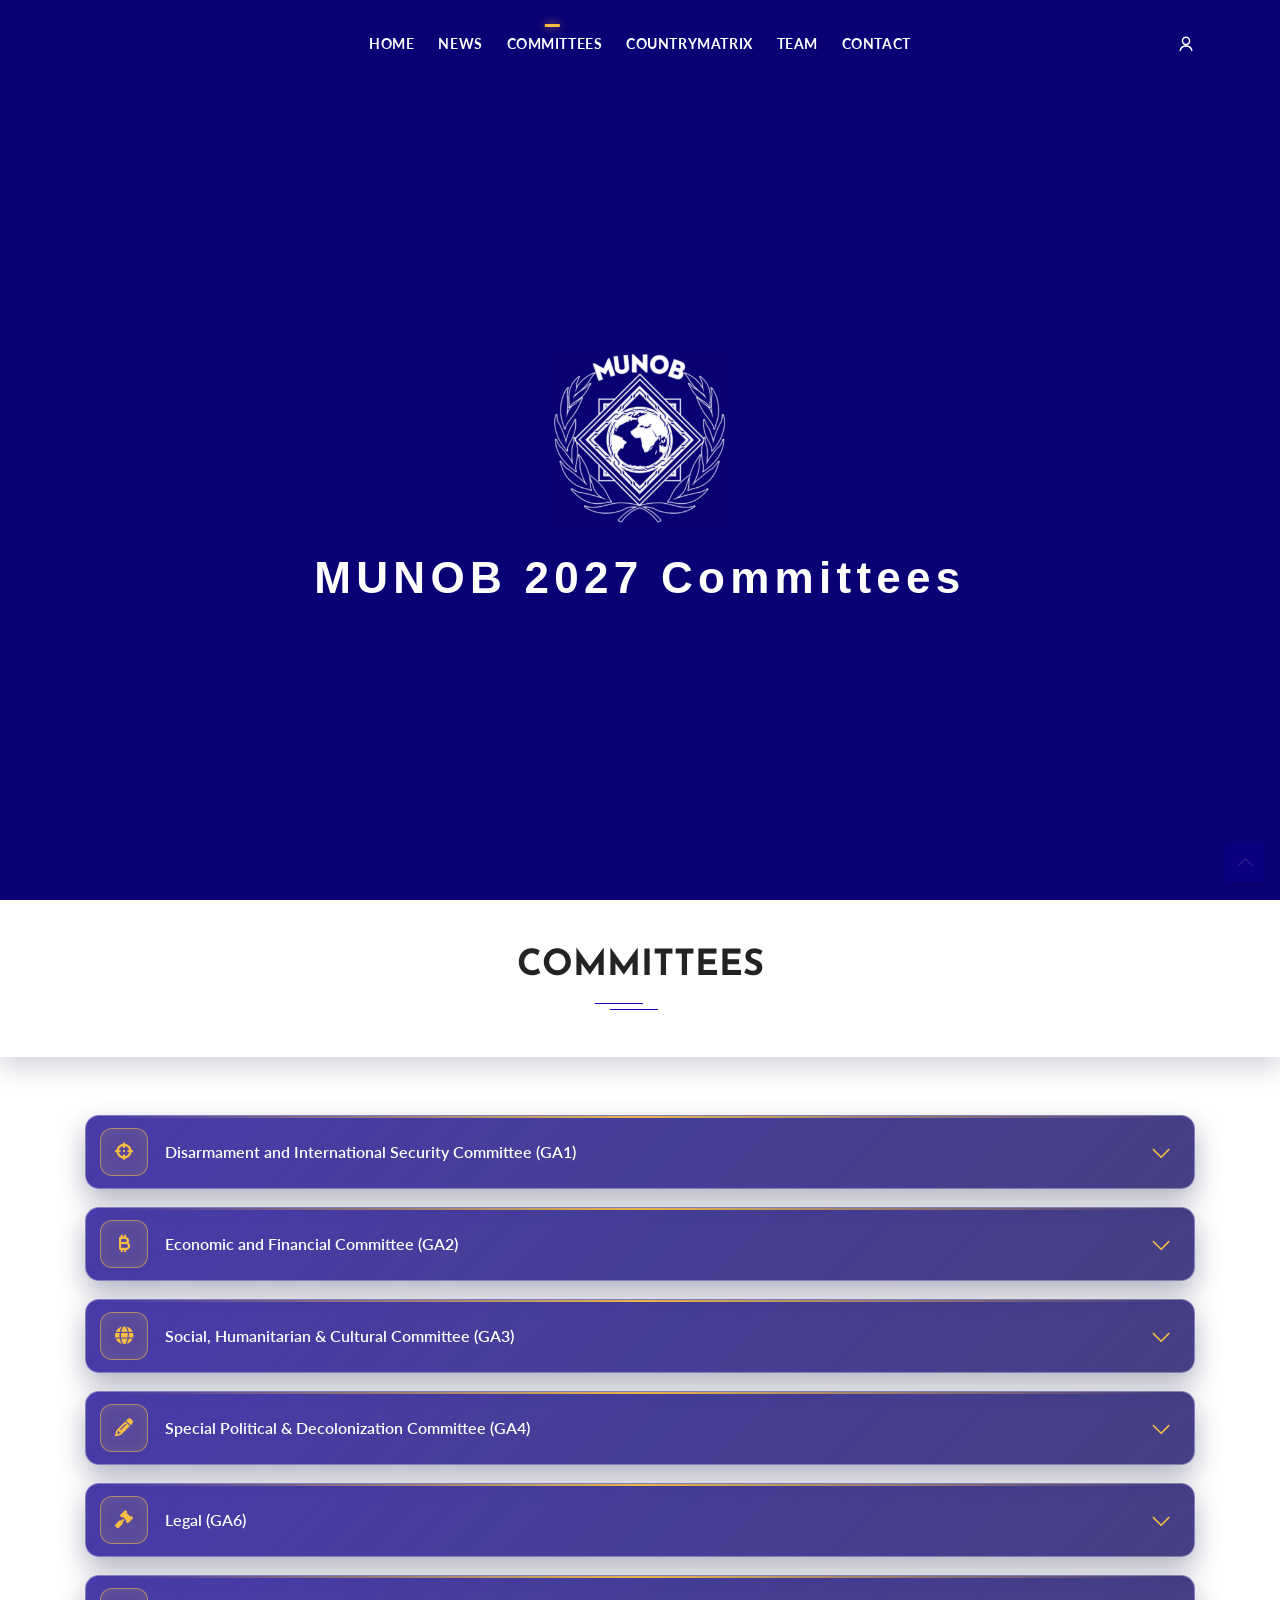
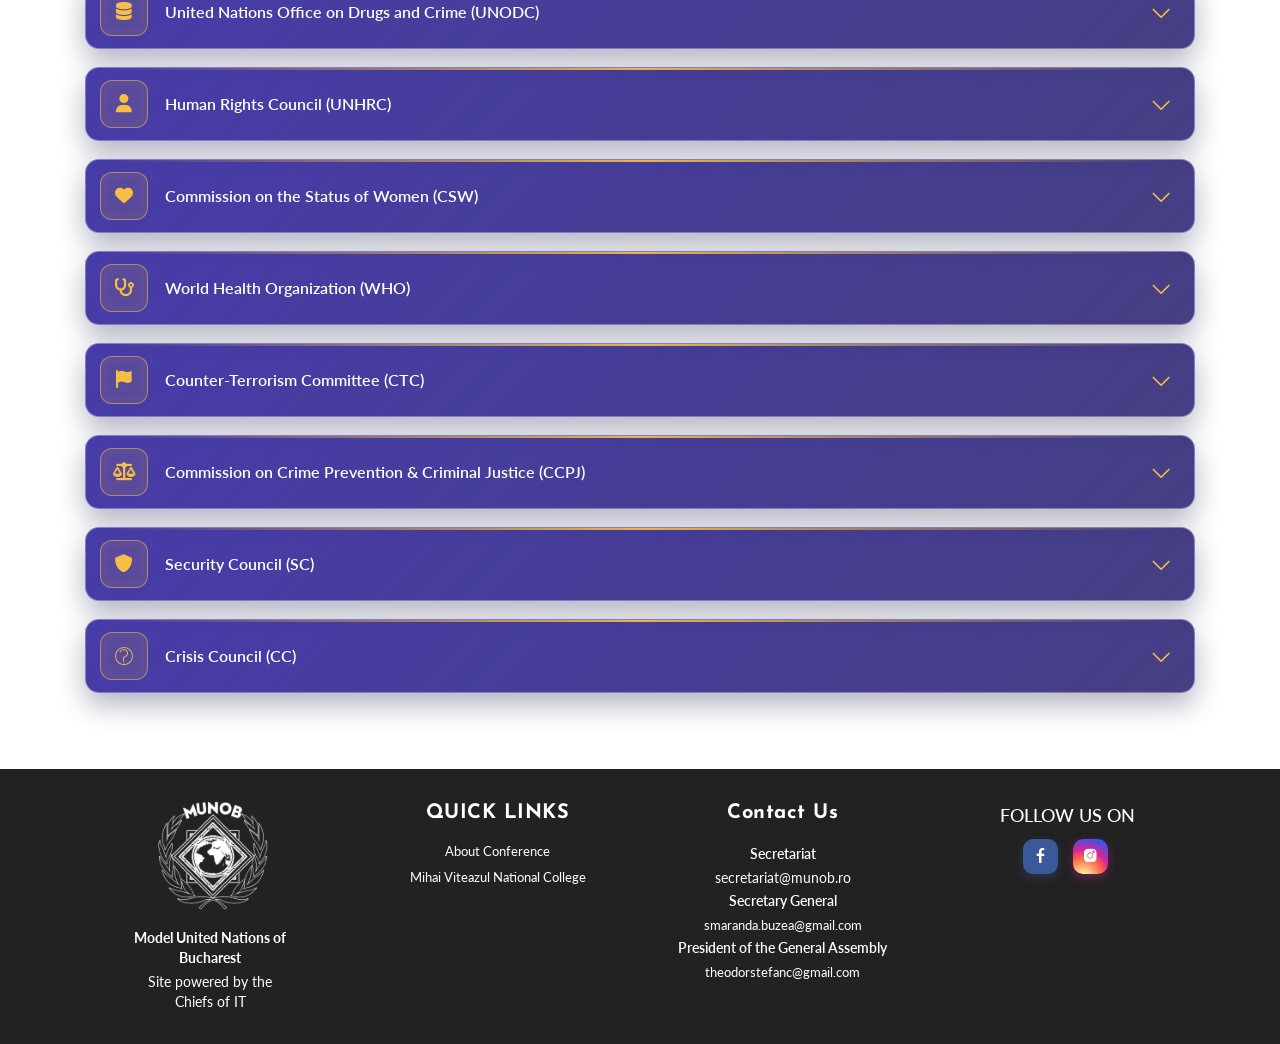
<file: committees.html>
<!DOCTYPE html>
<html lang="en">
  <head>
    <!-- Required meta tags -->
    <meta charset="utf-8">
    <meta name="viewport" content="width=device-width, initial-scale=1, shrink-to-fit=no">

    <title>Model United Nations of Bucharest - COMMITTEES</title>
    <link rel="icon" type="image/x-icon" href="/assets/img/favicon.ico">
    <!-- Bootstrap CSS -->
    <link rel="stylesheet" type="text/css" href="assets/css/bootstrap.min.css" >
    <!-- Icon -->
    <link rel="stylesheet" type="text/css" href="assets/fonts/line-icons.css">
    <link rel="stylesheet" type="text/css" href="assets/vendor/fontawesome/css/fontawesome.min.css?v=6.7.2">
    <link rel="stylesheet" type="text/css" href="assets/vendor/fontawesome/css/solid.min.css?v=6.7.2">
    <!-- Slicknav -->
    <link rel="stylesheet" type="text/css" href="assets/css/slicknav.css">
    <!-- Nivo Lightbox -->
    <link rel="stylesheet" type="text/css" href="assets/css/nivo-lightbox.css" >
    <!-- Animate -->
    <link rel="stylesheet" type="text/css" href="assets/css/animate.css">
    <!-- Main Style -->
    <link rel="stylesheet" type="text/css" href="assets/css/main.css?v=8">
    <!-- Responsive Style -->
    <link rel="stylesheet" type="text/css" href="assets/css/responsive.css">
    <!-- This File is Fully Expandable 2025-2026 IT-->
    <link rel="stylesheet" type="text/css" href="assets/css/FooterFix&More.css?=2"> 
    <link rel="stylesheet" type="text/css" href="assets/css/munob-navigation.css?v=69">
    <link rel="stylesheet" type="text/css" href="assets/css/home-account.css?v=10">
    <script src="assets/js/page-transition-prepare.js?v=1"></script>

  </head>
  <body class="news-page committees-page">
    <div class="page-transition-layer" aria-hidden="true"></div>

    <!-- Header Area wrapper Starts -->
    <header id="header-wrap">
      <!-- Navbar Start -->
      <nav class="navbar navbar-expand-lg fixed-top scrolling-navbar">
        <div class="container">
          <div class="navbar-header">
            <button class="navbar-toggler" type="button" data-toggle="collapse" data-target="#main-navbar" aria-controls="main-navbar" aria-expanded="false" aria-label="Toggle navigation">
              <span class="navbar-toggler-icon"></span>
              <span class="icon-menu"></span>
              <span class="icon-menu"></span>
              <span class="icon-menu"></span>
            </button>
            <a href="index.html" class="navbar-brand navbar-logo" data-page-transition><img src="assets/img/logos/miniblue.png" alt="MUNOB"></a>
          </div>
          <div class="collapse navbar-collapse" id="main-navbar">
            <ul class="navbar-nav mr-auto w-100 justify-content-end">
              <li class="nav-item"><a class="nav-link" href="index.html" data-page-transition>Home</a></li>
              <li class="nav-item"><a class="nav-link" href="newspaper.html" data-page-transition>News</a></li>
              <li class="nav-item active"><a class="nav-link active" href="committees.html">Committees</a></li>
              <li class="nav-item"><a class="nav-link" href="country_matrix.html" data-page-transition>CountryMatrix</a></li>
              <li class="nav-item"><a class="nav-link" href="team.html" data-page-transition>Team</a></li>
              <li class="nav-item"><a class="nav-link" href="#contact">Contact</a></li>
            </ul>
          </div>
        </div>
      </nav>
      <!-- Navbar End -->

      <section class="hero-header committees-hero">
        <div class="hero-content">
          <a href="#committees" class="hero-logo">
            <img src="assets/img/logos/miniblue2.png" alt="MUNOB logo">
          </a>
          <h1>MUNOB 2027 Committees</h1>
        </div>
      </section>
    </header>

    <!-- Committee Section Start -->
    <section id="committees" class="section-padding">
      <div class="container">
        <div class="row">
          <div class="col-12">
            <div class="section-title-header text-center">
              <h1 class="section-title wow fadeInUp" data-wow-delay="0.2s">Committees</h1>
            </div>
            <!--  <div class="section-title-header text-center"> -->
             <!-- <h1 class="section-title wow fadeInUp" data-wow-delay="0.2s"><a href="rr.html">Research Reports</a></h1> -->
             <!-- </div> -->
          </div>
        </div>
        <div class="row">
          <div class="col-lg-20 col-md-20 col-xs-12 col-sm-12">
            <div class="accordion" id="accordion">
              <div class="card">
                <div class="card-header" id="headingOne">
                  <div class="header-title collapsed" data-toggle="collapse" data-target="#questionOne" aria-expanded="true" aria-controls="collapseOne">
                    <i class="fa-solid fa-crosshairs" aria-hidden="true"></i> Disarmament and International Security Committee (GA1)
                  </div>
                </div>
                <div id="questionOne" class="collapse" aria-labelledby="headingOne" data-parent="#question">
                  <div class="card-body">
                    <strong>Topic 1:</strong> Combating the proliferation  of chemical and biological weapons of mass destruction
                    <br> <a class="nav-link" href="Research Reports 26/Disec/RR_DISEC_1_MUNOB2026.pdf">Research Report</a>
                    <br> <a class="nav-link" href="resolutions_26/DISEC_TOPIC1.pdf">Resolution</a> <br>
                    
                     <strong>Topic 2:</strong> Enhancing regional security frameworks in the Middle East with emphasis on the regulation of arm importations
                     <br><a class="nav-link" href="Research Reports 26/Disec/RR_DISEC_2_MUNOB2026.pdf">Research Report</a>
                     
                     
                     
                  </div>
                </div>
              </div>
              <div class="card">
                <div class="card-header" id="headingTwo">
                    <div class="header-title collapsed" data-toggle="collapse" data-target="#questionTwo" aria-expanded="false" aria-controls="questionTwo">
                      <i class="fa-solid fa-bitcoin-sign" aria-hidden="true"></i> Economic and Financial Committee (GA2)
                    </div>
                </div>
                <div id="questionTwo" class="collapse" aria-labelledby="headingTwo" data-parent="#question">
                  <div class="card-body">
                    <strong>Topic 1:</strong> Assessing the impact of artificial intelligence technologies on global labor markets and economic stability

                    <br>  <a class="nav-link" href="Research Reports 26/Ecofin/RR_ECOFIN_1_MUNOB2026.pdf">Research Report</a>
                     <br> <a class="nav-link" href="resolutions_26/ECOFIN_TOPIC 1.pdf">Resolution</a>
                     <strong>Topic 2:</strong> Addressing the current trade war tensions between the United States and the People’s Republic of China
                    <br><a class="nav-link" href="Research Reports 26/Ecofin/RR_ECOFIN_2_MUNOB2026.pdf">Research Report</a>
                    
                    
                  </div>
                </div>
              </div>
              <div class="card">
                <div class="card-header" id="headingTwo">
                    <div class="header-title collapsed" data-toggle="collapse" data-target="#questionTree" aria-expanded="false" aria-controls="questionTree">
                      <i class="fa-solid fa-globe" aria-hidden="true"></i> Social, Humanitarian & Cultural Committee (GA3)
                    </div>
                </div>
                <div id="questionTree" class="collapse" aria-labelledby="headingTree" data-parent="#question">
                  <div class="card-body">
                    <strong>Topic 1:</strong> Resolving humanitarian crises that arise from violent crackdowns on civil protests
                    <br> <a class="nav-link" href="Research Reports 26/Sochum/RR_SOCHUM_1_MUNOB2026.pdf">Research Report</a>
                     <br> <a class="nav-link" href="resolutions_26/SOCHUM_TOPIC1.pdf">Resolution</a>
                    
                     <strong>Topic 2:</strong> Strengthening international cooperation in order to prevent the illicit trafficking of cultural property 
                     
                     <br> <a class="nav-link" href="Research Reports 26/Sochum/RR_SOCHUM_2_MUNOB2026.pdf">Research Report</a>
                     
                                    

                  </div>
                </div>
              </div>
              <div class="card">
                <div class="card-header" id="headingThree">
                  <div class="header-title collapsed" data-toggle="collapse" data-target="#questionThree" aria-expanded="false" aria-controls="questionThree">
                    <i class="fa-solid fa-pencil-alt" aria-hidden="true"></i> Special Political & Decolonization Committee (GA4)
                  </div>
                </div>
                <div id="questionThree" class="collapse" aria-labelledby="headingThree" data-parent="#question">
                  <div class="card-body">
                    <strong>Topic 1:</strong> Supporting post-conflict stabilization and state consolidation efforts in the Syrian Arab Republic
                    <br><a class="nav-link" href="Research Reports 26/Specpol/RR_SPECPOL_1_MUNOB2026.pdf">Research Report</a>
                    <br> <a class="nav-link" href="resolutions_26/SPECPOL_TOPIC1.pdf">Resolution</a>
                    
                    
                     <strong>Topic 2:</strong> Preventing the escalation of an arms race in outer space  
                    <br><a class="nav-link" href="Research Reports 26/Specpol/RR_SPECPOL_2_MUNOB2026.pdf">Research Report</a>
                  </div>
                </div>
              </div>
             <div class="card">
                <div class="card-header" id="headingThree3">
                  <div class="header-title collapsed" data-toggle="collapse" data-target="#questionTwo2" aria-expanded="false" aria-controls="questionTwo2">
                    <i class="fa-solid fa-gavel" aria-hidden="true"></i> Legal (GA6)
                  </div>
                </div>
                <div id="questionTwo2" class="collapse" aria-labelledby="headingThree2" data-parent="#question">
                  <div class="card-body">
                   <strong>Topic 1:</strong> Addressing the legality of  state sponsored operations 
                    <br><a class="nav-link" href="Research Reports 26/Legal/RR_LEGAL_1_MUNOB2026.pdf">Research Report</a>
                    <br><a class="nav-link" href="resolutions_26/LEGAL_TOPIC1.pdf">Resolution</a>
                    <br>
                     <strong>Topic 2:</strong> Discussing the ongoing dispute in the Arctic region
                    
                    <br><a class="nav-link" href="Research Reports 26/Legal/RR_LEGAL_2_MUNOB2026.pdf">Research Report</a>
                  </div>
                </div>
              </div>
              <div class="card">
                <div class="card-header" id="headingThree">
                  <div class="header-title collapsed" data-toggle="collapse" data-target="#questionFour" aria-expanded="false" aria-controls="questionFour">
                   <i class="fa-solid fa-database" aria-hidden="true"></i> United Nations Office on Drugs and Crime (UNODC)
                  </div>
                </div>
                <div id="questionFour" class="collapse" aria-labelledby="headingThree" data-parent="#question">
                  <div class="card-body">
                    <strong>Topic 1:</strong> Combating further drug network development in Central and South America.
                    <br><a class="nav-link" href="Research Reports 26/Unodc/RR_SOCHUM_1_MUNOB2026.pdf">Research Report</a>
                    
                    <br><a class="nav-link" href="resolutions_26/UNODC_TOPIC1.pdf">Resolution</a>
                    <br>
                     <strong>Topic 2:</strong> Addressing the influence of social media in the spread of drug usage amongst the teenage population.
                    <!--<br><strong>Resolution:</strong><a class="nav-link" href="resolutions/6.UNODC.RUSSIA.pdf">UNODC Resolution</a>-->
                   <br><a class="nav-link" href="Research Reports 26/Unodc/RR_SOCHUM_2_MUNOB2026.pdf">Research Report</a>
                   
                  
                  </div>
                </div>
              </div> 
              <div class="card">
                <div class="card-header" id="headingThree3">
                  <div class="header-title collapsed" data-toggle="collapse" data-target="#questionTwo4" aria-expanded="false" aria-controls="questionTwo4">
                    <i class="fa-solid fa-user" aria-hidden="true"></i> Human Rights Council (UNHRC)
                  </div>
                </div>
                <div id="questionTwo4" class="collapse" aria-labelledby="headingThree3" data-parent="#question">
                  <div class="card-body">
                   <strong>Topic 1:</strong> Promoting human rights in the context of immigration policies and deportations 
                    <br> <a class="nav-link" href="Research Reports 26/Unhrc/RR_UNHRC_1_MUNOB2026.pdf">Research Report</a>
                    <br><a class="nav-link" href="resolutions_26/HRC_TOPIC1.pdf">Resolution</a>
                    <br>
                     <strong>Topic 2:</strong> Safeguarding the human rights of journalists operating in situations of armed conflict
                    
                    <br> <a class="nav-link" href="Research Reports 26/Unhrc/RR_UNHRC_2_MUNOB2026.pdf">Research Report</a>
                  </div>
                </div>
              </div>
              <div class="card">
                <div class="card-header" id="headingTwo5">
                    <div class="header-title collapsed" data-toggle="collapse" data-target="#questionTwo5" aria-expanded="false" aria-controls="questionTwo5">
                      <i class="fa-solid fa-heart" aria-hidden="true"></i> Commission on the Status of Women (CSW)
                    </div>
                </div>
                <div id="questionTwo5" class="collapse" aria-labelledby="headingTwo5" data-parent="#question">
                  <div class="card-body"> 
                   <strong>Topic 1:</strong>Evaluating legal frameworks to combat the rapid increase of domestic abuse with special regards to femicides
                    <br><a class="nav-link" href="Research Reports 26/Csw/RR_CSW_1_MUNOB2026.pdf">Research Report</a>
                    <br><a class="nav-link" href="resolutions_26/CSW_TOPIC1.pdf">Resolution</a>
                    <br>
                     <strong>Topic 2:</strong> Discussing the minimum required regulation of sex industries
                    
                    <br><a class="nav-link" href="Research Reports 26/Csw/RR_CSW_2_MUNOB2026.pdf">Research Report</a>
                                    
                    
                  </div>
                </div>
              </div>
               <div class="card">
                <div class="card-header" id="headingTwo42">
                    <div class="header-title collapsed" data-toggle="collapse" data-target="#questionTwo42" aria-expanded="false" aria-controls="questionTwo42">
                   <i class="fa-solid fa-stethoscope" aria-hidden="true"></i> World Health Organization (WHO)
                    </div>
                </div>
                <div id="questionTwo42" class="collapse" aria-labelledby="headingTwo42" data-parent="#question">
                  <div class="card-body">
                   <strong>Topic 1:</strong>Strengthening access to health system for displaced and conflict-affected populations
                    <br><a class="nav-link" href="Research Reports 26/Who/RR_WHO_1_MUNOB2026.pdf">Research Report</a>
                    <br><a class="nav-link" href="resolutions_26/WHO_TOPIC1.pdf">Resolution</a>
                    <br>
                     <strong>Topic 2:</strong> Tackling the resurgence of preventable infectious diseases caused by the loss of trust in vaccines
                 
                    <br><a class="nav-link" href="Research Reports 26/Who/RR_WHO_2_MUNOB2026.pdf">Research Report</a>
                                      
                    
                    <br>
                  </div>
                </div>
              </div> 
              <div class="card">
                <div class="card-header" id="headingTwo421">
                    <div class="header-title collapsed" data-toggle="collapse" data-target="#questionTwo421" aria-expanded="false" aria-controls="questionTwo421">
                      <i class="fa-solid fa-flag" aria-hidden="true"></i> Counter-Terrorism Committee (CTC)
                    </div>
                </div>
                <div id="questionTwo421" class="collapse" aria-labelledby="headingTwo421" data-parent="#question">
                  <div class="card-body">
                   <strong>Topic 1:</strong> Addressing the rise of cyber-nuclear threats to achieve global security 
                    <br><a class="nav-link" href="Research Reports 26/Ctc/RR_CTC_1_MUNOB2026.pdf">Research Report</a>
                    <br><a class="nav-link" href="resolutions_26/CTC_TOPIC1.pdf">Resolution</a>
                    <br>                    
                     <strong>Topic 2:</strong> Tackling the issue of increased terrorism activity in the South Asia region
                 
                    <br> <a class="nav-link" href="Research Reports 26/Ctc/RR_CTC_2_MUNOB2026.pdf">Research Report</a>
                                      
                  </div>
                </div>
              </div>
               <div class="card">
                <div class="card-header" id="headingThree3">
                  <div class="header-title collapsed" data-toggle="collapse" data-target="#questionTwo25" aria-expanded="false" aria-controls="questionTwo25">
                    <i class="fa-solid fa-scale-balanced" aria-hidden="true"></i> Commission on Crime Prevention & Criminal Justice (CCPJ)
                  </div>
                </div>
                <div id="questionTwo25" class="collapse" aria-labelledby="headingThree25" data-parent="#question">
                  <div class="card-body">
                   <strong>Topic 1:</strong> Discussing the efficiency and ethical implications of maximum security prisons 
                    <br>  <a class="nav-link" href="Research Reports 26/Ccpj/RR_CCPJ_1_MUNOB2026.pdf">Research Report</a>
                    <br><a class="nav-link" href="resolutions_26/CCPCJ_TOPIC1.pdf">Resolution</a>
                    <br>
                     <strong>Topic 2:</strong> Evaluating the efficiency and transparency of national anti-corruption agencies
                    
                    <br>  <a class="nav-link" href="Research Reports 26/Ccpj/RR_CCPJ_2_MUNOB2026.pdf">Research Report</a>
                  </div>
                </div>
              </div>
              <div class="card">
                <div class="card-header" id="headingTwo3">
                    <div class="header-title collapsed" data-toggle="collapse" data-target="#questionTwo3" aria-expanded="false" aria-controls="questionTwo3">
                    <i class="fa-solid fa-shield" aria-hidden="true"></i> Security Council (SC)
                    </div>
                </div>
                <div id="questionTwo3" class="collapse" aria-labelledby="headingTwo3" data-parent="#question">
                  <div class="card-body">
                   <strong>Topic:</strong> Deterring further tensions in the Yemen civil war in order to uphold UN missions in the area.
                   <br><a class="nav-link" href="Research Reports 26/Sc/RR_SC_MUNOB2026.pdf">Research Report</a>
                  
                  

                  </div>
                </div>
              </div>
             
              
              <!--<div class="card">-->
              <!--  <div class="card-header" id="headingTwo333">-->
              <!--      <div class="header-title collapsed" data-toggle="collapse" data-target="#questionTwo333" aria-expanded="false" aria-controls="questionTwo333">-->
              <!--        <i class="lni lni-book"></i>  Historical Security Council (HSC)-->
              <!--      </div>-->
              <!--  </div>-->
              <!--  <div id="questionTwo333" class="collapse" aria-labelledby="headingTwo333" data-parent="#question">-->
              <!--    <div class="card-body">-->
              <!--     <strong>Topic:</strong> Addressing the UNAMIR efficiency-->
                   <!--<br><strong>Resolution:</strong><a class="nav-link" href="resolutions/9.SC.RUSSIA.pdf">SC Resolution</a>-->
              <!--    </div>-->
              <!--  </div>-->
              <!--</div> -->
             
              <div class="card">
                <div class="card-header" id="headingTwo6">
                    <div class="header-title collapsed" data-toggle="collapse" data-target="#questionTwo6" aria-expanded="false" aria-controls="questionTwo6">
                      <i class="lni lni-question-circle" aria-hidden="true"></i>  Crisis Council (CC)
                    </div>
                </div>
                <div id="questionTwo6" class="collapse" aria-labelledby="headingTwo6" data-parent="#question">
                  <div class="card-body">
                   <strong>Topic:</strong> To Be Announced...
                </div>
              </div>
            </div>
          </div>
        </div>
      </div>
    </div>
    </section>


    
    

   <!-- Footer Section Start -->
    <section id="contact" class="section-padding2">
    <footer class="footer-area section-padding">
      <div class="container">
        <div class="row">
          <div class="col-md-6 col-lg-3 col-sm-6 col-xs-12 wow fadeInUp" data-wow-delay="0.2s">
            <h3><img src="assets/img/logos/contactw.png" alt=""></h3>
            <p><b>
              Model United Nations of Bucharest 
            </b></p>
            <p> Site powered by the Chiefs of IT </p>
          </div>
          <div class="col-md-6 col-lg-3 col-sm-6 col-xs-12 wow fadeInUp" data-wow-delay="0.4s">
            <h3>QUICK LINKS</h3>
            <ul>
              <li><a href="index.html#about">About Conference</a></li>
              <li><a href="https://maps.app.goo.gl/pqkQaPp77saZtybT7">Mihai Viteazul National College</a></li>
              <!-- <li><a href="index.html#pricing">Registration</a></li> -->
            </ul>
          </div>
          <div class="col-md-6 col-lg-3 col-sm-6 col-xs-12 wow fadeInUp contact-column" data-wow-delay="0.4s">
              <h3>Contact Us</h3>
                <ul>
                <li><b>Secretariat</b></li>
                <li><a href="/cdn-cgi/l/email-protection" class="__cf_email__" data-cfemail="81f2e4e2f3e4f5e0f3e8e0f5c1ecf4efeee3aff3ee">[email&#160;protected]</a></li>
                <li><b>Secretary General</b></li>
                <li><a href="mailto:smaranda.buzea@gmail.com">smaranda.buzea@gmail.com</a></li>
                <li><b>President of the General Assembly</b></li>
                <li><a href="mailto:theodorstefanc@gmail.com">theodorstefanc@gmail.com</a></li>
                </ul>
          </div>

          <div class="col-md-6 col-lg-3 col-sm-6 col-xs-12 wow fadeInUp" data-wow-delay="0.8s">
            <!-- /.widget -->
            <div class="widget">
              <h5 class="widget-title">FOLLOW US ON</h5>
              <ul class="footer-social">
                <li><a class="facebook" href="https://www.facebook.com/MUNOB/"><i class="lni-facebook-filled"></i></a></li>
                <li><a class="instagram" href="https://www.instagram.com/therealmunob/"><i class="lni-instagram-filled"></i></a></li>
              </ul>
            </div>
          </div>
        </div>
      </div>
    </footer>
    </section>
    <!-- Footer Section End -->


    <!-- Go to Top Link -->
    <a href="#" class="back-to-top">
    	<i class="lni-chevron-up"></i>
    </a>

    <div id="preloader">
      <div class="sk-circle">
        <div class="sk-circle1 sk-child"></div>
        <div class="sk-circle2 sk-child"></div>
        <div class="sk-circle3 sk-child"></div>
        <div class="sk-circle4 sk-child"></div>
        <div class="sk-circle5 sk-child"></div>
        <div class="sk-circle6 sk-child"></div>
        <div class="sk-circle7 sk-child"></div>
        <div class="sk-circle8 sk-child"></div>
        <div class="sk-circle9 sk-child"></div>
        <div class="sk-circle10 sk-child"></div>
        <div class="sk-circle11 sk-child"></div>
        <div class="sk-circle12 sk-child"></div>
      </div>
    </div>

    <!-- jQuery first, then Popper.js, then Bootstrap JS -->
    <script data-cfasync="false" src="/cdn-cgi/scripts/5c5dd728/cloudflare-static/email-decode.min.js"></script><script src="assets/js/jquery-min.js"></script>
    <script src="assets/js/popper.min.js"></script>
    <script src="assets/js/bootstrap.min.js"></script>
    <script src="assets/js/jquery.countdown.min.js"></script>
    <script src="assets/js/jquery.nav.js"></script>
    <script src="assets/js/jquery.easing.min.js"></script>
    <script src="assets/js/wow.js"></script>
    <script src="assets/js/jquery.slicknav.js"></script>
    <script src="assets/js/nivo-lightbox.js"></script>
    <script src="assets/js/main.js?v=20"></script>
    <script src="assets/js/home-account.js?v=2"></script>
    <script src="assets/js/mobile-network-background.js?v=5"></script>
    <script src="assets/js/page-transition.js?v=5"></script>
    <!-- <script src="assets/js/footer.js"></script> -->
  </body>
</html>
</file>
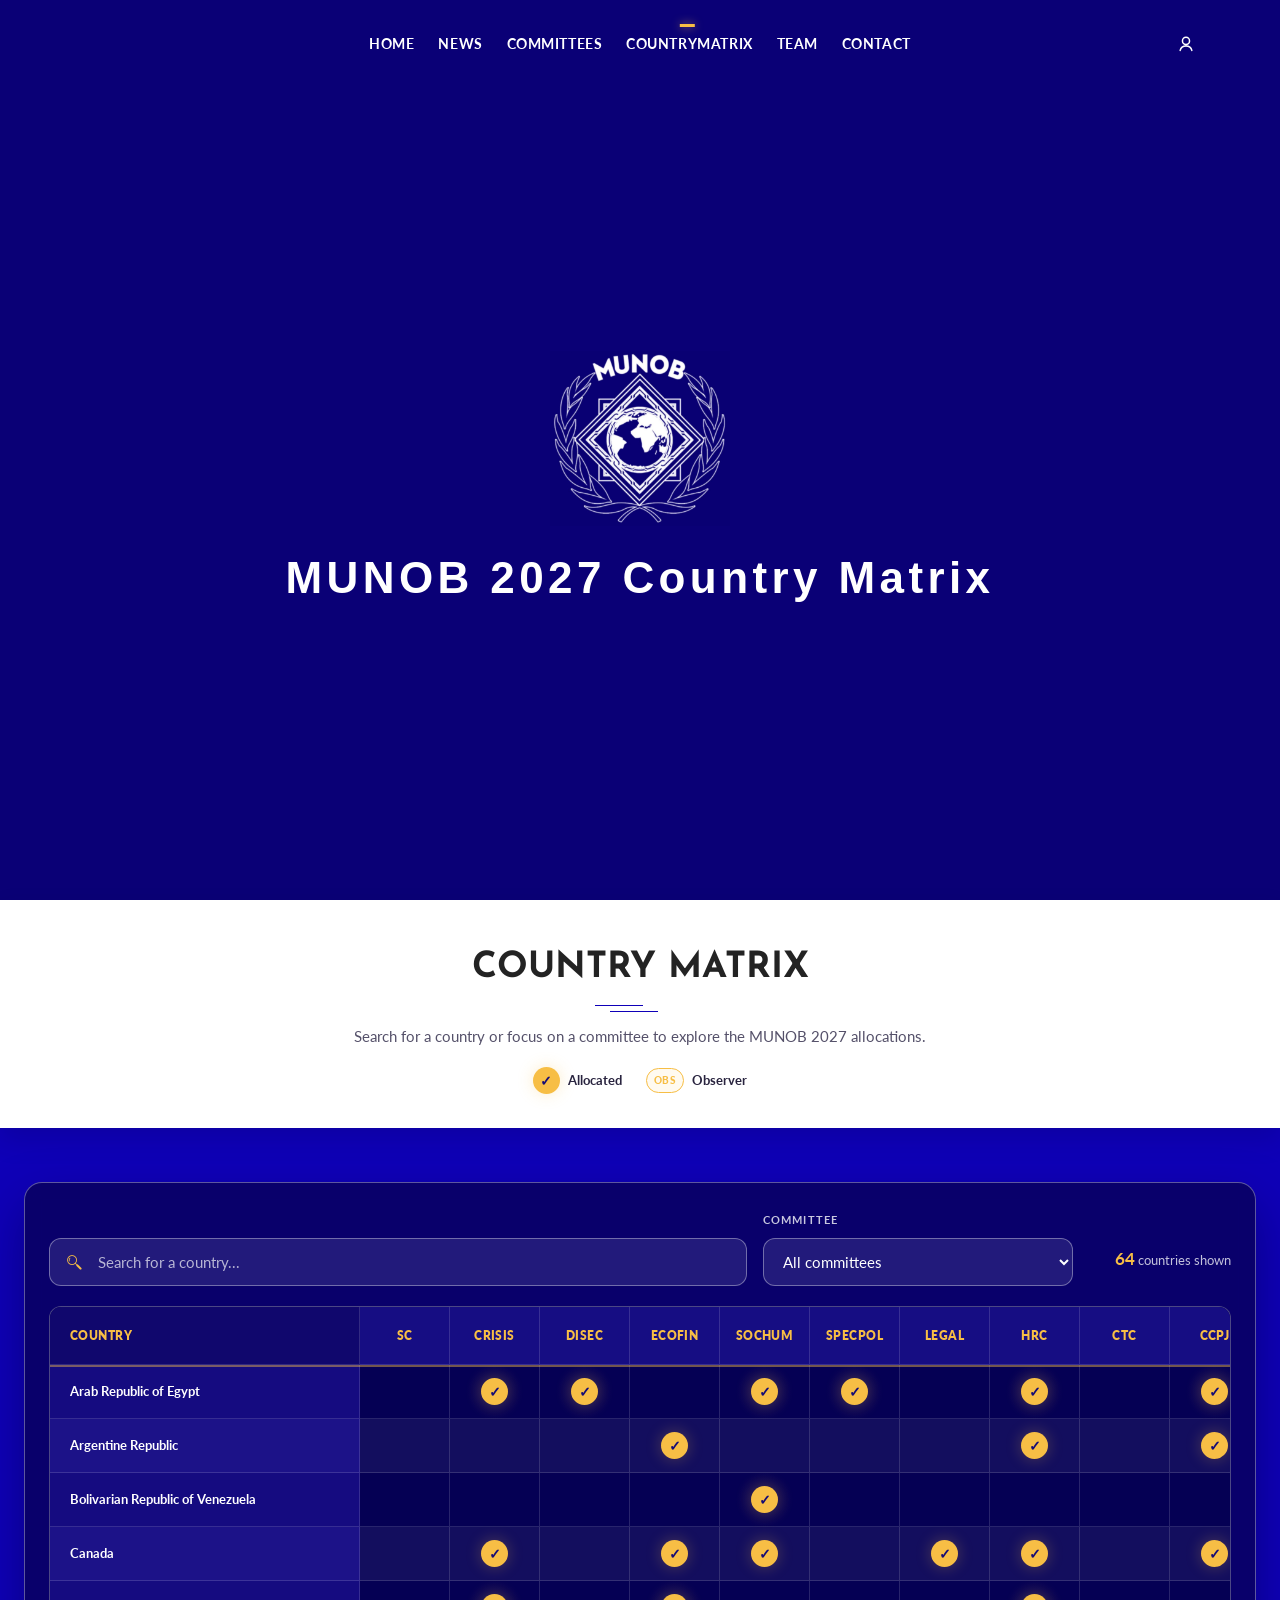
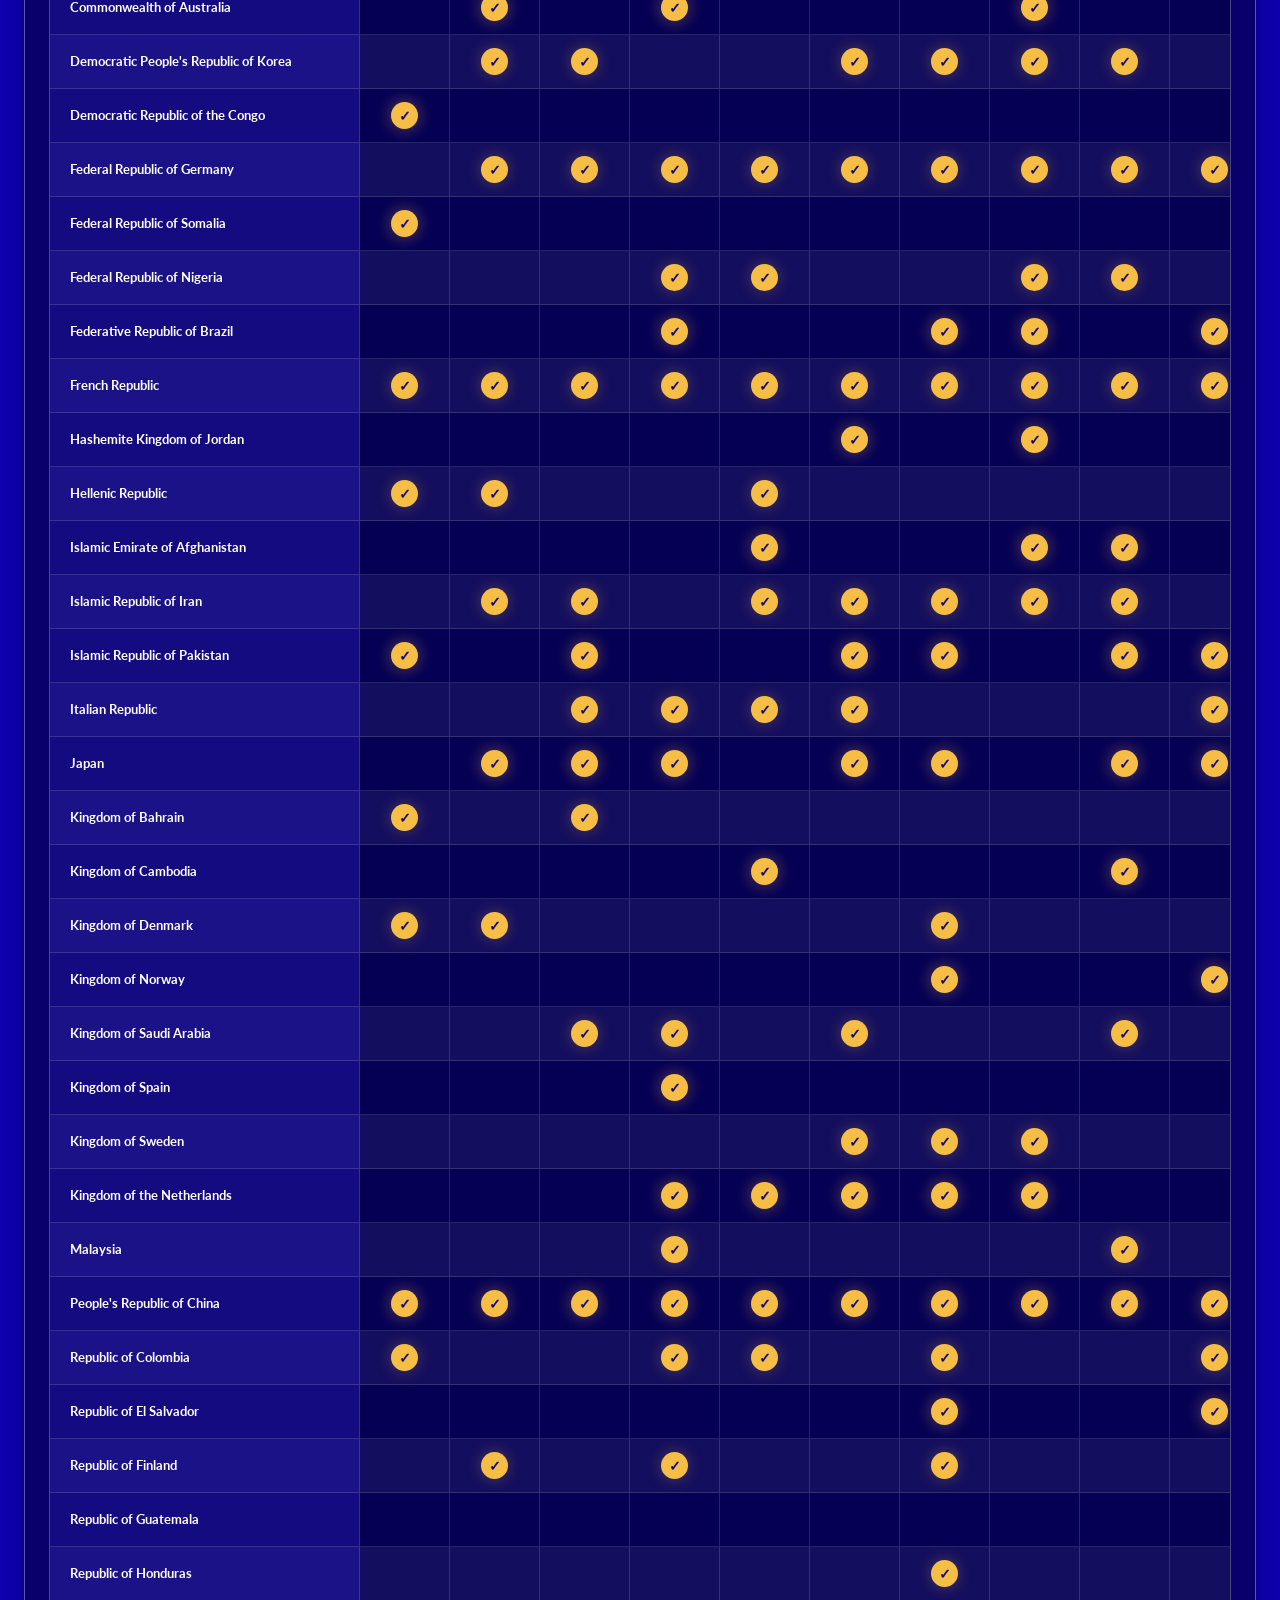
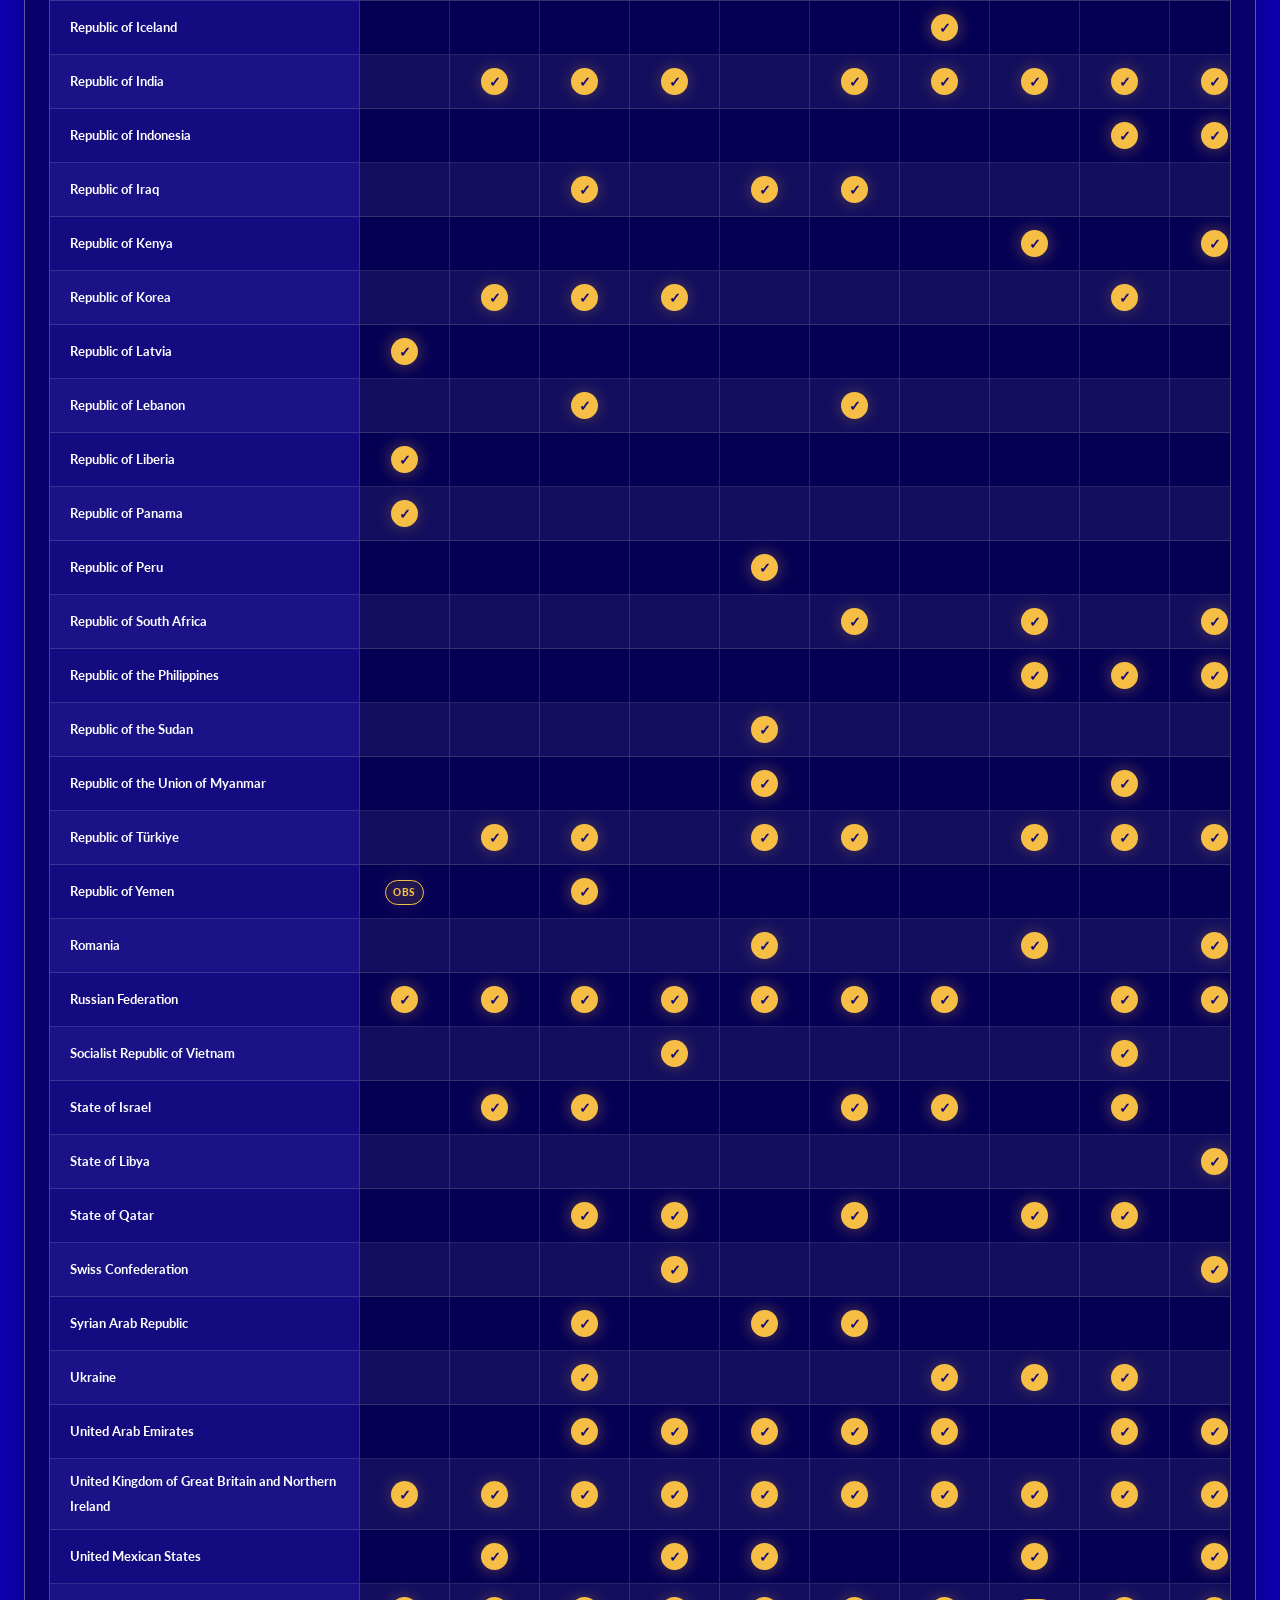
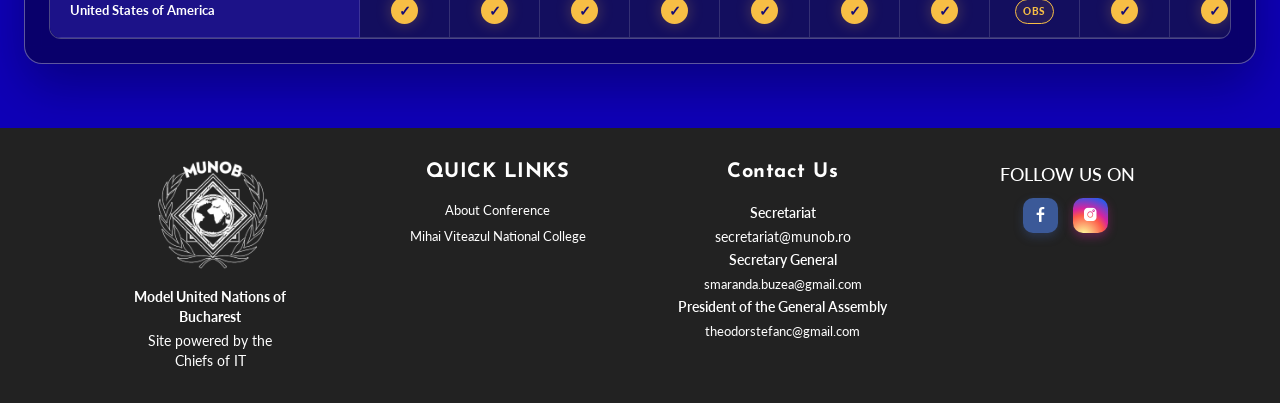
<file: country_matrix.html>
<!DOCTYPE html>
<html lang="en">
  <head>
    <!-- Required meta tags -->
    <meta charset="utf-8">
    <meta name="viewport" content="width=device-width, initial-scale=1, shrink-to-fit=no">

    <title>Model United Nations of Bucharest - COUNTRY MATRIX</title>
    <link rel="icon" type="image/x-icon" href="/assets/img/favicon.ico">
    <!-- Bootstrap CSS -->
    <link rel="stylesheet" type="text/css" href="assets/css/bootstrap.min.css" >
    <!-- Icon -->
    <link rel="stylesheet" type="text/css" href="assets/fonts/line-icons.css">
    <!-- Slicknav -->
    <link rel="stylesheet" type="text/css" href="assets/css/slicknav.css">
    <!-- Nivo Lightbox -->
    <link rel="stylesheet" type="text/css" href="assets/css/nivo-lightbox.css" >
    <!-- Animate -->
    <link rel="stylesheet" type="text/css" href="assets/css/animate.css">
    <!-- Main Style -->
    <link rel="stylesheet" type="text/css" href="assets/css/main.css?v=8">
    <!-- Responsive Style -->
    <link rel="stylesheet" type="text/css" href="assets/css/responsive.css">
    <!-- This File is Fully Expandable 2026-2027 IT-->
    <link rel="stylesheet" type="text/css" href="assets/css/FooterFix&More.css?=2">
    <link rel="stylesheet" type="text/css" href="assets/css/munob-navigation.css?v=69">
    <link rel="stylesheet" type="text/css" href="assets/css/home-account.css?v=10">
    <link rel="stylesheet" type="text/css" href="assets/css/country-matrix.css?v=6">
    <script src="assets/js/page-transition-prepare.js?v=1"></script>
  </head>
  <body class="news-page country-matrix-page">
    <div class="page-transition-layer" aria-hidden="true"></div>

    <header id="header-wrap">
      <nav class="navbar navbar-expand-lg fixed-top scrolling-navbar">
        <div class="container">
          <div class="navbar-header">
            <button class="navbar-toggler" type="button" data-toggle="collapse" data-target="#main-navbar" aria-controls="main-navbar" aria-expanded="false" aria-label="Toggle navigation">
              <span class="navbar-toggler-icon"></span>
              <span class="icon-menu"></span>
              <span class="icon-menu"></span>
              <span class="icon-menu"></span>
            </button>
            <a href="index.html" class="navbar-brand navbar-logo" data-page-transition><img src="assets/img/logos/miniblue.png" alt="MUNOB"></a>
          </div>
          <div class="collapse navbar-collapse" id="main-navbar">
            <ul class="navbar-nav mr-auto w-100 justify-content-end">
              <li class="nav-item"><a class="nav-link" href="index.html" data-page-transition>Home</a></li>
              <li class="nav-item"><a class="nav-link" href="newspaper.html" data-page-transition>News</a></li>
              <li class="nav-item"><a class="nav-link" href="committees.html" data-page-transition>Committees</a></li>
              <li class="nav-item active"><a class="nav-link active" href="country_matrix.html">CountryMatrix</a></li>
              <li class="nav-item"><a class="nav-link" href="team.html" data-page-transition>Team</a></li>
              <li class="nav-item"><a class="nav-link" href="#contact">Contact</a></li>
            </ul>
          </div>
        </div>
      </nav>

      <section class="hero-header country-matrix-hero">
        <div class="hero-content">
          <a href="#country-matrix" class="hero-logo">
            <img src="assets/img/logos/miniblue2.png" alt="MUNOB logo">
          </a>
          <h1>MUNOB 2027 Country Matrix</h1>
        </div>
      </section>
    </header>

    <main id="country-matrix" class="matrix-section">
      <div class="matrix-title-band text-center">
        <h2 class="section-title">Country Matrix</h2>
        <p>Search for a country or focus on a committee to explore the MUNOB 2027 allocations.</p>
        <div class="matrix-legend" aria-label="Country matrix legend">
          <span><span class="matrix-status matrix-status--allocated" aria-hidden="true">&#10003;</span> Allocated</span>
          <span><span class="matrix-status matrix-status--observer" aria-hidden="true">OBS</span> Observer</span>
        </div>
      </div>

      <div class="matrix-content">
        <div class="matrix-shell">
          <div class="matrix-toolbar">
            <label class="matrix-search" for="matrix-search-input">
              <i class="lni-search" aria-hidden="true"></i>
              <span class="sr-only">Search countries</span>
              <input id="matrix-search-input" type="search" placeholder="Search for a country..." autocomplete="off">
            </label>
            <label class="matrix-filter" for="matrix-committee-filter">
              <span>Committee</span>
              <select id="matrix-committee-filter">
                <option value="all">All committees</option>
              </select>
            </label>
            <p class="matrix-results" aria-live="polite"><strong id="matrix-result-count">0</strong> <span id="matrix-result-label">countries shown</span></p>
          </div>

          <div class="table-container" tabindex="0" aria-label="Scrollable MUNOB 2027 country matrix">
        <table data-country-matrix>
            <thead>
                <tr>
                    <th>Country</th>
                    <th>SC</th>
                    <th>CRISIS</th>
                    <th>DISEC</th>
		            <th>ECOFIN</th>
		            <th>SOCHUM</th>
		            <th>SPECPOL</th>
		            <th>LEGAL</th>
		            <th>HRC</th>	
		            <th>CTC</th>
                    <th>CCPJ</th>
                    <th>WHO</th>
                    <th>UNODC</th>
                    <th>CSW</th>
                 </tr>
            </thead>
            <tbody>
<tr><td>Arab Republic of Egypt</td><TD></TD><TD>X</TD><TD>X</TD><TD></TD><TD>X</TD><TD>X</TD><TD></TD><TD>X</TD><TD></TD><TD>X</TD><TD>X</TD><TD></TD><TD></TD></tr>
<tr><td>Argentine Republic</td><TD></TD><TD></TD><TD></TD><TD>X</TD><TD></TD><TD></TD><TD></TD><TD>X</TD><TD></TD><TD>X</TD><TD></TD><TD>X</TD><TD></TD></tr>
<tr><td>Bolivarian Republic of Venezuela</td><TD></TD><TD></TD><TD></TD><TD></TD><TD>X</TD><TD></TD><TD></TD><TD></TD><TD></TD><TD></TD><TD></TD><td>X</td><td></td></tr>
<tr><td>Canada</td><td></td><td>X</td><td></td><td>X</td><td>X</td><td></td><td>X</td><td>X</td><td></td><td>X</td><td>X</td><td>X</td><td></td></tr>
<tr><td>Commonwealth of Australia</td><td></td><td>X</td><td></td><td>X</td><td></td><td></td><td></td><td>X</td><td></td><td><td>X</td><td>X</td><td></td></tr>
<tr><td>Democratic People's Republic of Korea</td><td></td><td>X</td><td>X</td><td></td><td></td><td>X</td><td>X</td><td>X</td><td>X</td><td></td><td></td><td></td><td>X</td></tr>
<tr><td>Democratic Republic of the Congo </td><td>X</td><td></td><td></td><td></td><td></td><td></td><td></td><td></td><td></td><td></td><td></td><td></td><td></td></tr>
<tr><td>Federal Republic of Germany</td><td></td><td>X</td><td>X</td><td>X</td><td>X</td><td>X</td><td>X</td><td>X</td><td>X</td><td>X</td><td>X</td><td>X</td><td>X</td></tr>
<tr><td>Federal Republic of Somalia</td><td>X</td><td></td><td></td><td></td><td></td><td></td><td></td><td></td><td></td><td></td><td></td><td></td><td></td></tr>
<tr><td>Federal Republic of Nigeria</td><td></td><td></td><td></td><td>X</td><td>X</td><td></td><td></td><td>X</td><td>X</td><td></td><td></td><td></td><td></td></tr>
<tr><td>Federative Republic of Brazil</td><td></td><td></td><td></td><td>X</td><td></td><td></td><td>X</td><td>X</td><td></td><td>X</td><td></td><td>X</td><td>X</td></tr>
<tr><td>French Republic</td><td>X</td><td>X</td><td>X</td><td>X</td><td>X</td><td>X</td><td>X</td><td>X</td><td>X</td><td>X</td><td>X</td><td>X</td><td>X</td></tr>
<tr><td>Hashemite Kingdom of Jordan</td><td></td><td></td><td></td><td></td><td></td><td>X</td><td></td><td>X</td><td></td><td></td><td></td><td></td><td></td></tr>
<tr><td>Hellenic Republic</td><td>X</td><td>X</td><td></td><td></td><td>X</td><td></td><td></td><td></td><td></td><td></td><td></td><td></td><td>X</td></tr>
<tr><td>Islamic Emirate of Afghanistan</td><td></td><td></td><td></td><td></td><td>X</td><td></td><td></td><td>X</td><td>X</td><td></td><td>X</td><td></td><td>X</td></tr>
<tr><td>Islamic Republic of Iran</td><td></td><td>X</td><td>X</td><td></td><td>X</td><td>X</td><td>X</td><td>X</td><td>X</td><td></td><td>X</td><td></td><td>X</td></tr>
<tr><td>Islamic Republic of Pakistan</td><td>X</td><td></td><td>X</td><td></td><td></td><td>X</td><td>X</td><td></td><td>X</td><td>X</td><td>X</td><td></td><td>X</td></tr>
<tr><td>Italian Republic</td><td></td><td></td><td>X</td><td>X</td><td>X</td><td>X</td><td></td><td></td><td></td><td>X</td><td></td><td></td><td>X</td></tr>
<tr><td>Japan</td><td></td><td>X</td><td>X</td><td>X</td><td></td><td>X</td><td>X</td><td></td><td>X</td><td>X</td><td>X</td><td></td><td>X</td></tr>
<tr><td>Kingdom of Bahrain</td><td>X</td><td></td><td>X</td><td></td><td></td><td></td><td></td><td></td><td></td><td></td><td></td><td></td><td></td></tr>
<tr><td>Kingdom of Cambodia</td><td></td><td></td><td></td><td></td><td>X</td><td></td><td></td><td></td><td>X</td><td></td><td></td><td></td><td></td></tr>
<tr><td>Kingdom of Denmark</td><td>X</td><td>X</td><td></td><td></td><td></td><td></td><td>X</td><td></td><td></td><td></td><td></td><td></td><td></td></tr>
<tr><td>Kingdom of Norway</td><td></td><td></td><td></td><td></td><td></td><td></td><td>X</td><td></td><td></td><td>X</td><td></td><td></td><td></td></tr>
<tr><td>Kingdom of Saudi Arabia</td><td></td><td></td><td>X</td><td>X</td><td></td><td>X</td><td></td><td></td><td>X</td><td></td><td>X</td><td></td><td>X</td></tr>
<tr><td>Kingdom of Spain</td><td></td><td></td><td></td><td>X</td><td></td><td></td><td></td><td></td><td></td><td></td><td></td><td>X</td><td>X</td></tr>
<tr><td>Kingdom of Sweden</td><td></td><td></td><td></td><td></td><td></td><td>X</td><td>X</td><td>X</td><td></td><td></td><td></td><td></td><td>X</td></tr>
<tr><td>Kingdom of the Netherlands</td><td></td><td></td><td></td><td>X</td><td>X</td><td>X</td><td>X</td><td>X</td><td></td><td></td><td></td><td>X</td><td></td></tr>
<tr><td>Malaysia</td><td></td><td></td><td></td><td>X</td><td></td><td></td><td></td><td></td><td>X</td><td></td><td></td><td></td><td></td></tr>
<tr><TD>People's Republic of China</TD><td>X</td><td>X</td><td>X</td><td>X</td><td>X</td><td>X</td><td>X</td><td>X</td><td>X</td><td>X</td><td>X</td><td>X</td><td>X</td></tr>
<tr><td>Republic of Colombia</td><td>X</td><td></td><td></td><td>X</td><td>X</td><td></td><td>X</td><td></td><td></td><td>X</td><td></td><td>X</td><td></td></tr>
<tr><td>Republic of El Salvador</td><td></td><td></td><td></td><td></td><td></td><td></td><td>X</td><td></td><td></td><td>X</td><td></td><td>X</td><td></td></tr>
<tr><td>Republic of Finland</td><td></td><td>X</td><td></td><td>X</td><td></td><td></td><td>X</td><td></td><td></td><td></td><td></td><td>X</td><td></td></tr>
<tr><td>Republic of Guatemala</td><td></td><td></td><td></td><td></td><td></td><td></td><td></td><td></td><td></td><td></td><td></td><td>X</td><td></td></tr>
<tr><td>Republic of Honduras</td><td></td><td></td><td></td><td></td><td></td><td></td><td>X</td><td></td><td></td><td></td><td></td><td>X</td><td></td></tr>
<tr><td>Republic of Iceland</td><td></td><td></td><td></td><td></td><td></td><td></td><td>X</td><td></td><td></td><td></td><td></td><td></td><td></td></tr>
<tr><td>Republic of India</td><td></td><td>X</td><td>X</td><td>X</td><td></td><td>X</td><td>X</td><td>X</td><td>X</td><td>X</td><td>X</td><td>X</td><td></td></tr>
<tr><td>Republic of Indonesia</td><td></td><td></td><td></td><td></td><td></td><td></td><td></td><td></td><td>X</td><td>X</td><td></td><td>X</td><td></td></tr>
<tr><td>Republic of Iraq</td><td></td><td></td><td>X</td><td></td><td>X</td><td>X</td><td></td><td></td><td></td><td></td><td></td><td></td><td>X</td></tr>
<tr><td>Republic of Kenya</td><td></td><td></td><td></td><td></td><td></td><td></td><td></td><td>X</td><td></td><td>X</td><td>X</td><td></td><td></td></tr>
<tr><td>Republic of Korea</td><td></td><td>X</td><td>X</td><td>X</td><td></td><td></td><td></td><td></td><td>X</td><td></td><td></td><td></td><td>X</td></tr>
<tr><td>Republic of Latvia</td><td>X</td><td></td><td></td><td></td><td></td><td></td><td></td><td></td><td></td><td></td><td></td><td></td><td></td></tr>
<tr><td>Republic of Lebanon</td><td></td><td></td><td>X</td><td></td><td></td><td>X</td><td></td><td></td><td></td><td></td><td></td><td></td><td></td></tr>
<tr><td>Republic of Liberia</td><td>X</td><td></td><td></td><td></td><td></td><td></td><td></td><td></td><td></td><td></td><td></td><td></td><td></td></tr>
<tr><td>Republic of Panama</td><td>X</td><td></td><td></td><td></td><td></td><td></td><td></td><td></td><td></td><td></td><td></td><td>X</td><td></td></tr>
<tr><td>Republic of Peru</td><td></td><td></td><td></td><td></td><td>X</td><td></td><td></td><td></td><td></td><td></td><td></td><td>X</td><td></td></tr>
<tr><td>Republic of South Africa</td><td></td><td></td><td></td><td></td><td></td><td>X</td><td></td><td>X</td><td></td><td>X</td><td>X</td><td></td><td>X</td></tr>
<tr><td>Republic of the Philippines</td><td></td><td></td><td></td><td></td><td></td><td></td><td></td><td>X</td><td>X</td><td>X</td><td></td><td>X</td><td></td></tr>
<tr><td>Republic of the Sudan</td><td></td><td></td><td></td><td></td><td>X</td><td></td><td></td><td></td><td></td><td></td><td>X</td><td></td><td></td></tr>
<tr><td>Republic of the Union of Myanmar</td><td></td><td></td><td></td><td></td><td>X</td><td></td><td></td><td></td><td>X</td><td></td><td></td><td></td><td></td></tr>
<tr><td>Republic of Türkiye</td><td></td><td>X</td><td>X</td><td></td><td>X</td><td>X</td><td></td><td>X</td><td>X</td><td>X</td><td>X</td><td>X</td><td>X</td></tr>
<tr><td>Republic of Yemen</td><td>X(obs)</td><td></td><td>X</td><td></td><td></td><td></td><td></td><td></td><td></td><td></td><td>X</td><td></td><td></td></tr>
<tr><td>Romania</td><td></td><td></td><td></td><td></td><td>X</td><td></td><td></td><td>X</td><td></td><td>X</td><td>X</td><td></td><td>X</td></tr>
<tr><TD>Russian Federation</TD><td>X</td><td>X</td><td>X</td><td>X</td><td>X</td><td>X</td><td>X</td><td></td><td>X</td><td>X</td><td>X</td><td>X</td><td>X</td></tr>
<tr><td>Socialist Republic of Vietnam</td><td></td><td></td><td></td><td>X</td><td></td><td></td><td></td><td></td><td>X</td><td></td><td></td><td></td><td></td></tr>
<tr><td>State of Israel</td><td></td><td>X</td><td>X</td><td></td><td></td><td>X</td><td>X</td><td></td><td>X</td><td></td><td></td><td></td><td>X</td></tr>
<tr><td>State of Libya</td><td></td><td></td><td></td><td></td><td></td><td></td><td></td><td></td><td></td><td>X</td><td>X</td><td></td><td></td></tr>
<tr><td>State of Qatar</td><td></td><td></td><td>X</td><td>X</td><td></td><td>X</td><td></td><td>X</td><td>X</td><td></td><td></td><td></td><td></td></tr>
<tr><td>Swiss Confederation</td><td></td><td></td><td></td><td>X</td><td></td><td></td><td></td><td></td><td></td><td>X</td><td></td><td></td><td></td></tr>
<tr><td>Syrian Arab Republic</td><td></td><td></td><td>X</td><td></td><td>X</td><td>X</td><td></td><td></td><td></td><td></td><td>X</td><td></td><td></td></tr>
<tr><td>Ukraine</td><td></td><td></td><td>X</td><td></td><td></td><td></td><td>X</td><td>X</td><td>X</td><td></td><td>X</td><td></td><td>X</td></tr>
<tr><td>United Arab Emirates</td><td></td><td></td><td>X</td><td>X</td><td>X</td><td>X</td><td>X</td><td></td><td>X</td><td>X</td><td>X</td><td></td><td></td></tr>
<tr><td>United Kingdom of Great Britain and Northern Ireland</td><td>X</td><td>X</td><td>X</td><td>X</td><td>X</td><td>X</td><td>X</td><td>X</td><td>X</td><td>X</td><td>X</td><td>X</td><td>X</td></tr>
<tr><td>United Mexican States</td><td></td><td>X</td><td></td><td>X</td><td>X</td><td></td><td></td><td>X</td><td></td><td>X</td><td>X</td><td>X</td><td>X</td></tr>
<tr><td>United States of America</td><td>X</td><td>X</td><td>X</td><td>X</td><td>X</td><td>X</td><td>X</td><td>X(obs)</td><td>X</td><td>X</td><td></td><td>X</td><td>X</td></tr>
</tbody>
        </table>
          </div>
          <p class="matrix-scroll-hint"><i class="lni-arrows-horizontal" aria-hidden="true"></i> Scroll sideways to view every committee.</p>
        </div>
      </div>
    </main>

    <!-- Footer Section Start -->
    <section id="contact" class="section-padding2">
    <footer class="footer-area section-padding">
      <div class="container">
        <div class="row">
          <div class="col-md-6 col-lg-3 col-sm-6 col-xs-12 wow fadeInUp" data-wow-delay="0.2s">
            <h3><img src="assets/img/logos/contactw.png" alt=""></h3>
            <p><b>
              Model United Nations of Bucharest 
            </b></p>
            <p> Site powered by the Chiefs of IT </p>
          </div>
          <div class="col-md-6 col-lg-3 col-sm-6 col-xs-12 wow fadeInUp" data-wow-delay="0.4s">
            <h3>QUICK LINKS</h3>
            <ul>
              <li><a href="index.html#about">About Conference</a></li>
              <li><a href="https://maps.app.goo.gl/pqkQaPp77saZtybT7">Mihai Viteazul National College</a></li>
              <!-- <li><a href="index.html#pricing">Registration</a></li> -->
            </ul>
          </div>
          <div class="col-md-6 col-lg-3 col-sm-6 col-xs-12 wow fadeInUp contact-column" data-wow-delay="0.4s">
              <h3>Contact Us</h3>
                <ul>
                <li><b>Secretariat</b></li>
                <li><a href="/cdn-cgi/l/email-protection" class="__cf_email__" data-cfemail="d4a7b1b7a6b1a0b5a6bdb5a094b9a1babbb6faa6bb">[email&#160;protected]</a></li>
                <li><b>Secretary General</b></li>
                <li><a href="mailto:smaranda.buzea@gmail.com">smaranda.buzea@gmail.com</a></li>
                <li><b>President of the General Assembly</b></li>
                <li><a href="mailto:theodorstefanc@gmail.com">theodorstefanc@gmail.com</a></li>
                </ul>
          </div>

          <div class="col-md-6 col-lg-3 col-sm-6 col-xs-12 wow fadeInUp" data-wow-delay="0.8s">
            <!-- /.widget -->
            <div class="widget">
              <h5 class="widget-title">FOLLOW US ON</h5>
              <ul class="footer-social">
                <li><a class="facebook" href="https://www.facebook.com/MUNOB/"><i class="lni-facebook-filled"></i></a></li>
                <li><a class="instagram" href="https://www.instagram.com/therealmunob/"><i class="lni-instagram-filled"></i></a></li>
              </ul>
            </div>
          </div>
        </div>
      </div>
    </footer>
    </section>
    <!-- Footer Section End -->


    <!-- Go to Top Link -->
    <a href="#" class="back-to-top">
    	<i class="lni-chevron-up"></i>
    </a>

    <div id="preloader">
      <div class="sk-circle">
        <div class="sk-circle1 sk-child"></div>
        <div class="sk-circle2 sk-child"></div>
        <div class="sk-circle3 sk-child"></div>
        <div class="sk-circle4 sk-child"></div>
        <div class="sk-circle5 sk-child"></div>
        <div class="sk-circle6 sk-child"></div>
        <div class="sk-circle7 sk-child"></div>
        <div class="sk-circle8 sk-child"></div>
        <div class="sk-circle9 sk-child"></div>
        <div class="sk-circle10 sk-child"></div>
        <div class="sk-circle11 sk-child"></div>
        <div class="sk-circle12 sk-child"></div>
      </div>
    </div>

    <!-- jQuery first, then Popper.js, then Bootstrap JS -->
    <script data-cfasync="false" src="/cdn-cgi/scripts/5c5dd728/cloudflare-static/email-decode.min.js"></script><script src="assets/js/jquery-min.js"></script>
    <script src="assets/js/popper.min.js"></script>
    <script src="assets/js/bootstrap.min.js"></script>
    <script src="assets/js/jquery.countdown.min.js"></script>
    <script src="assets/js/jquery.nav.js"></script>
    <script src="assets/js/jquery.easing.min.js"></script>
    <script src="assets/js/wow.js"></script>
    <script src="assets/js/jquery.slicknav.js"></script>
    <script src="assets/js/nivo-lightbox.js"></script>
    <script src="assets/js/main.js?v=20"></script>
    <script src="assets/js/home-account.js?v=2"></script>
    <script src="assets/js/country-matrix.js?v=1"></script>
    <script src="assets/js/mobile-network-background.js?v=5"></script>
    <script src="assets/js/page-transition.js?v=5"></script>
    <!-- <script src="assets/js/footer.js"></script> -->
  </body>
</html>
</file>
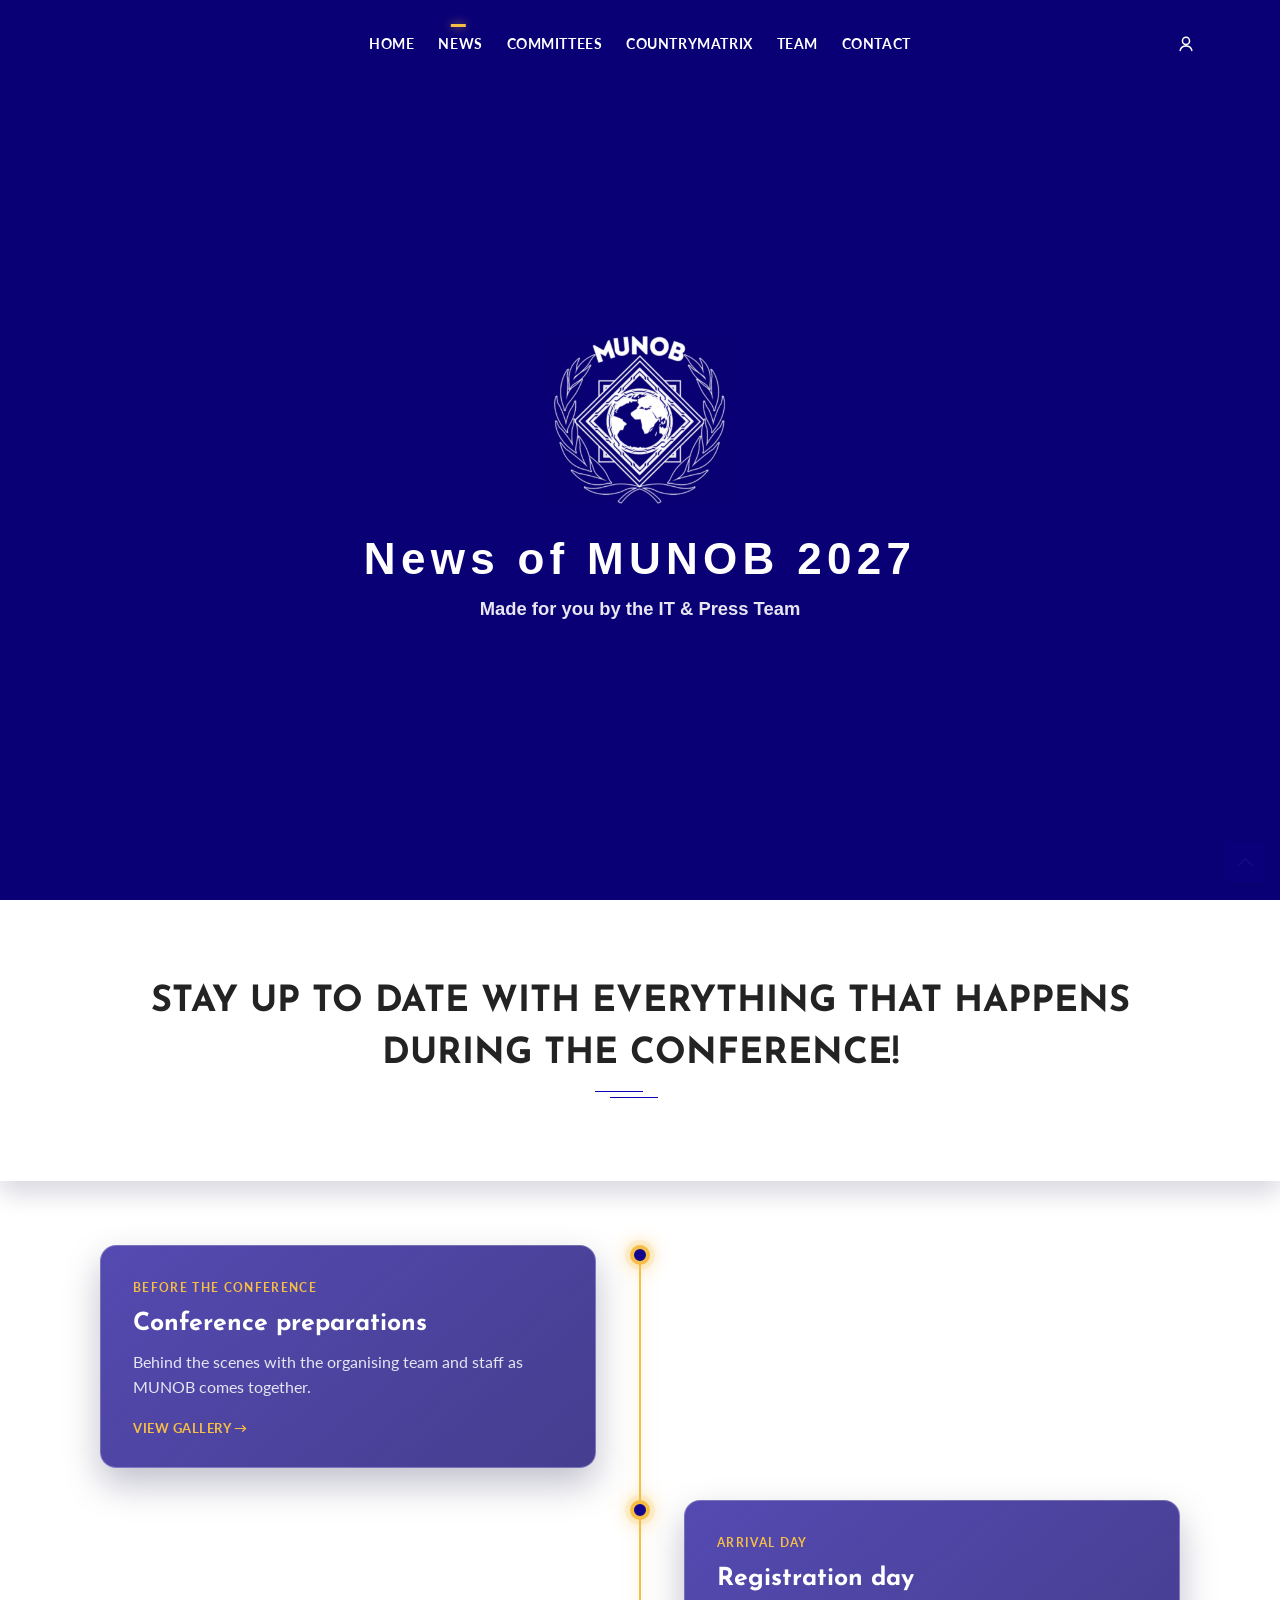
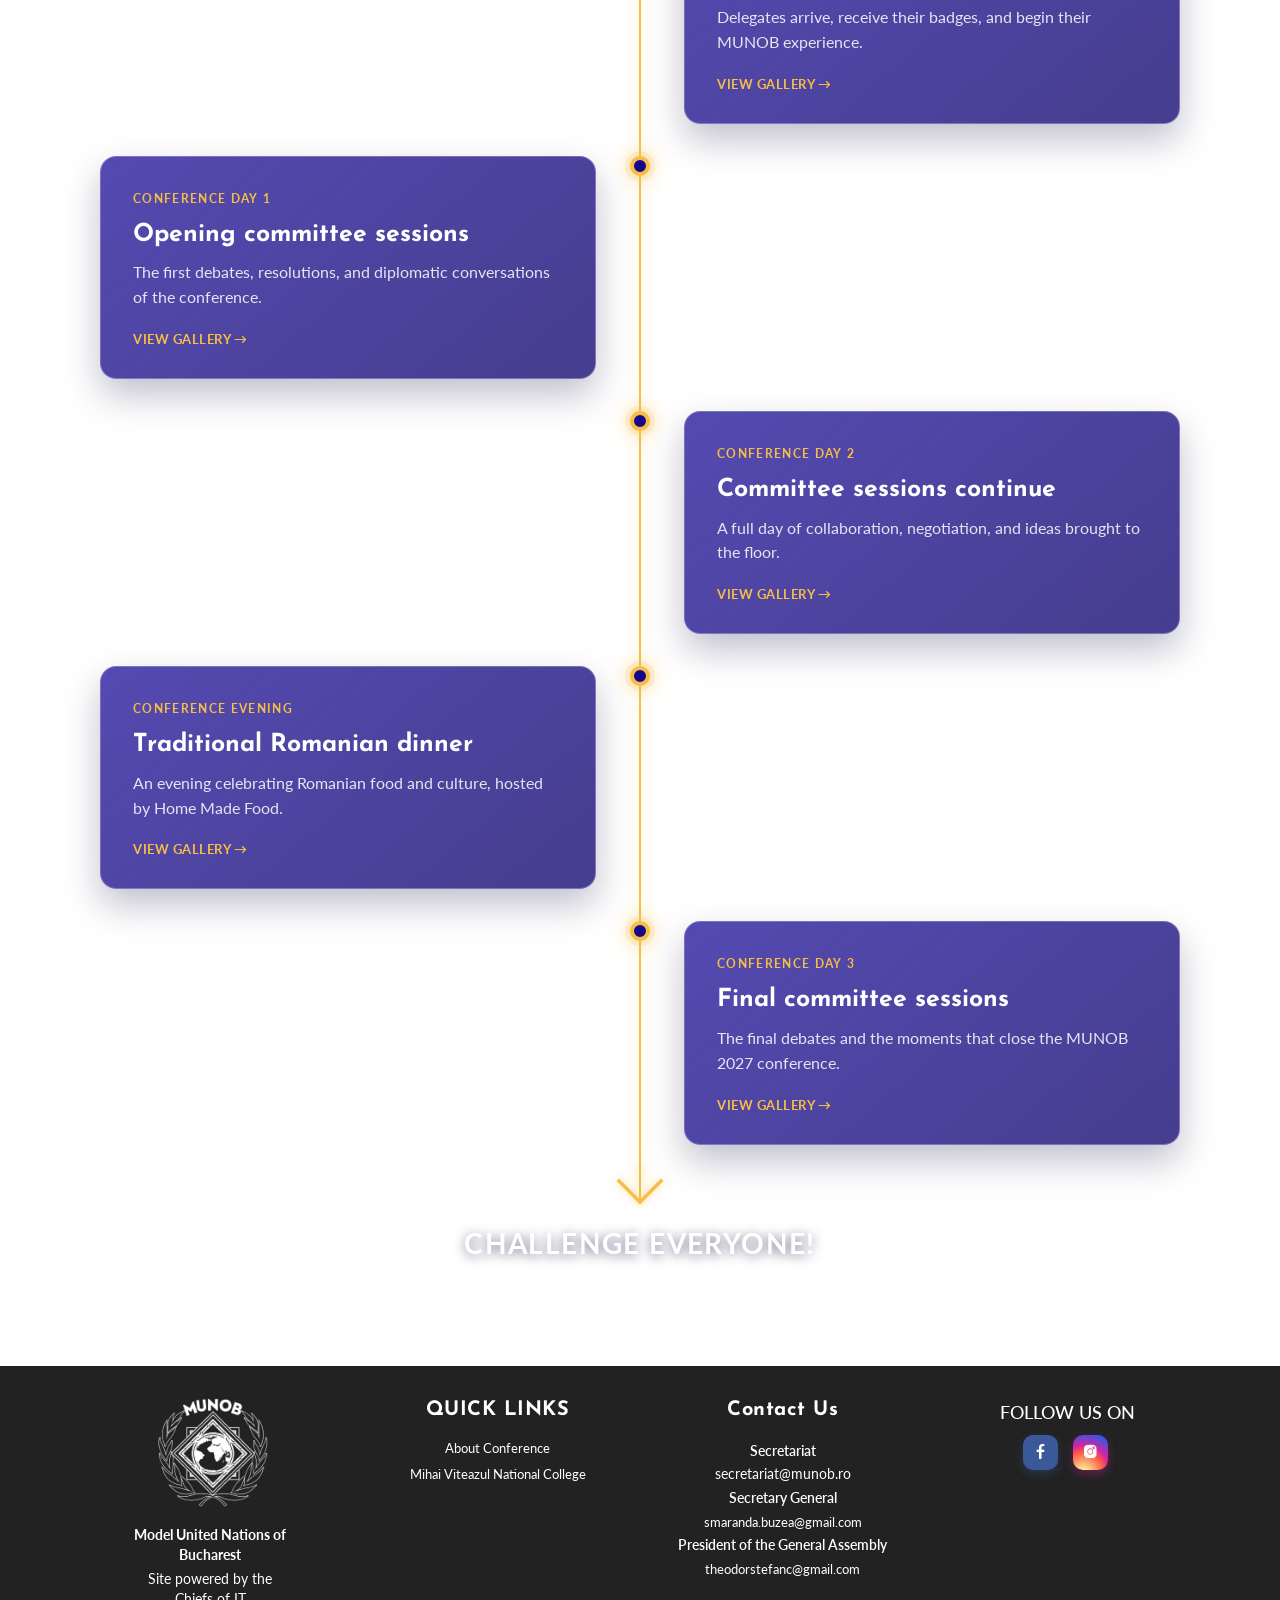
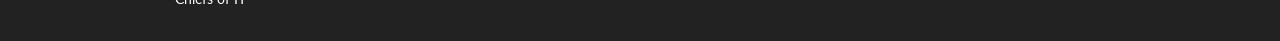
<file: newspaper.html>
<!DOCTYPE html>
<html lang="en">
  <head>
    <!-- Required meta tags -->
    <meta charset="utf-8">
    <meta name="viewport" content="width=device-width, initial-scale=1, shrink-to-fit=no">

    <title>Model United Nations Of Bucharest - NEWSPAPERS</title>
    <link rel="icon" type="image/x-icon" href="/assets/img/favicon.ico">
    <!-- Bootstrap CSS -->
    <link rel="stylesheet" type="text/css" href="assets/css/bootstrap.min.css" >
    <!-- Icon -->
    <link rel="stylesheet" type="text/css" href="assets/fonts/line-icons.css">
    <!-- Slicknav -->
    <link rel="stylesheet" type="text/css" href="assets/css/slicknav.css">
    <!-- Nivo Lightbox -->
    <link rel="stylesheet" type="text/css" href="assets/css/nivo-lightbox.css" >
    <!-- Animate -->
    <link rel="stylesheet" type="text/css" href="assets/css/animate.css">
    <!-- Main Style -->
    <link rel="stylesheet" type="text/css" href="assets/css/main.css?v=8">
    <!-- Responsive Style -->
    <link rel="stylesheet" type="text/css" href="assets/css/responsive.css">
    <!-- This File is Fully Expandable 2026-2027 IT-->
    <link rel="stylesheet" type="text/css" href="assets/css/FooterFix&More.css?=2"> 
    <link rel="stylesheet" type="text/css" href="assets/css/munob-navigation.css?v=69">
    <link rel="stylesheet" type="text/css" href="assets/css/home-account.css?v=10">
    <script src="assets/js/page-transition-prepare.js?v=1"></script>


  </head>
   <body class="news-page">
    <div class="page-transition-layer" aria-hidden="true"></div>

    <!-- Header Area wrapper Starts -->
    <header id="header-wrap">
      <nav class="navbar navbar-expand-lg fixed-top scrolling-navbar">
        <div class="container">
          <div class="navbar-header">
            <button class="navbar-toggler" type="button" data-toggle="collapse" data-target="#main-navbar" aria-controls="main-navbar" aria-expanded="false" aria-label="Toggle navigation">
              <span class="navbar-toggler-icon"></span>
              <span class="icon-menu"></span>
              <span class="icon-menu"></span>
              <span class="icon-menu"></span>
            </button>
            <a href="index.html" class="navbar-brand navbar-logo" data-page-transition><img src="assets/img/logos/miniblue.png" alt="MUNOB"></a>
          </div>
          <div class="collapse navbar-collapse" id="main-navbar">
            <ul class="navbar-nav mr-auto w-100 justify-content-end">
              <li class="nav-item"><a class="nav-link" href="index.html" data-page-transition>Home</a></li>
              <li class="nav-item"><a class="nav-link" href="newspaper.html">News</a></li>
              <li class="nav-item"><a class="nav-link" href="committees.html" data-page-transition>Committees</a></li>
              <li class="nav-item"><a class="nav-link" href="country_matrix.html" data-page-transition>CountryMatrix</a></li>
              <li class="nav-item"><a class="nav-link" href="team.html" data-page-transition>Team</a></li>
              <li class="nav-item"><a class="nav-link" href="#contact">Contact</a></li>
            </ul>
          </div>
        </div>
      </nav>

      <section class="hero-header news-hero">
        <div class="hero-content">
          <a href="#about" class="hero-logo">
            <img src="assets/img/logos/miniblue2.png" alt="MUNOB logo">
          </a>
          <h1>News of MUNOB 2027</h1>
          <p>Made for you by the IT &amp; Press Team</p>
        </div>
      </section>
    </header>
      
      <section id="about" class="services section-padding news-stories">
        <div class="container">
          <div class="row">
            <div class="col-12">
              <div class="section-title-header text-center">
                <h1 class="section-title wow fadeInUp" data-wow-delay="0.2s">Stay up to date with everything that happens during the conference!</h1>
              </div>
            </div>
          </div>

          <div class="news-timeline" aria-label="MUNOB 2027 conference timeline">
            <article class="news-timeline-item news-timeline-item--left">
              <a class="news-timeline-card wow fadeInLeft" data-wow-delay="0.1s" href="https://drive.google.com/drive/folders/1iiywtwmJxzap_xKqZhJxmwoa2y9N36ZS?usp=drive_link" aria-label="View the gallery for conference preparations">
                <span class="news-timeline-label">Before the conference</span>
                <h2>Conference preparations</h2>
                <p>Behind the scenes with the organising team and staff as MUNOB comes together.</p>
                <span class="news-timeline-action">View gallery <span aria-hidden="true">→</span></span>
              </a>
            </article>

            <article class="news-timeline-item news-timeline-item--right">
              <a class="news-timeline-card wow fadeInRight" data-wow-delay="0.15s" href="https://drive.google.com/drive/folders/1g3yAfXuIJsFzkEs-F6ib1jGPtQtNbay2" aria-label="View the registration day gallery">
                <span class="news-timeline-label">Arrival day</span>
                <h2>Registration day</h2>
                <p>Delegates arrive, receive their badges, and begin their MUNOB experience.</p>
                <span class="news-timeline-action">View gallery <span aria-hidden="true">→</span></span>
              </a>
            </article>

            <article class="news-timeline-item news-timeline-item--left">
              <a class="news-timeline-card wow fadeInLeft" data-wow-delay="0.2s" href="https://drive.google.com/drive/folders/1XJqd7gGZWrmgejQv1b1dg4KfaIIXsPaP?usp=drive_link" aria-label="View the Day 1 committee sessions gallery">
                <span class="news-timeline-label">Conference Day 1</span>
                <h2>Opening committee sessions</h2>
                <p>The first debates, resolutions, and diplomatic conversations of the conference.</p>
                <span class="news-timeline-action">View gallery <span aria-hidden="true">→</span></span>
              </a>
            </article>

            <article class="news-timeline-item news-timeline-item--right">
              <a class="news-timeline-card wow fadeInRight" data-wow-delay="0.25s" href="https://drive.google.com/drive/folders/1XJqd7gGZWrmgejQv1b1dg4KfaIIXsPaP?usp=drive_link" aria-label="View the Day 2 committee sessions gallery">
                <span class="news-timeline-label">Conference Day 2</span>
                <h2>Committee sessions continue</h2>
                <p>A full day of collaboration, negotiation, and ideas brought to the floor.</p>
                <span class="news-timeline-action">View gallery <span aria-hidden="true">→</span></span>
              </a>
            </article>

            <article class="news-timeline-item news-timeline-item--left">
              <a class="news-timeline-card wow fadeInLeft" data-wow-delay="0.3s" href="https://drive.google.com/drive/folders/1opktRyDd-f36G7p9iK-kAx4RgbNECATp?usp=drive_link" aria-label="View the Traditional Romanian Dinner gallery">
                <span class="news-timeline-label">Conference evening</span>
                <h2>Traditional Romanian dinner</h2>
                <p>An evening celebrating Romanian food and culture, hosted by Home Made Food.</p>
                <span class="news-timeline-action">View gallery <span aria-hidden="true">→</span></span>
              </a>
            </article>

            <article class="news-timeline-item news-timeline-item--right">
              <a class="news-timeline-card wow fadeInRight" data-wow-delay="0.35s" href="https://drive.google.com/drive/folders/1XJqd7gGZWrmgejQv1b1dg4KfaIIXsPaP?usp=drive_link" aria-label="View the Day 3 committee sessions gallery">
                <span class="news-timeline-label">Conference Day 3</span>
                <h2>Final committee sessions</h2>
                <p>The final debates and the moments that close the MUNOB 2027 conference.</p>
                <span class="news-timeline-action">View gallery <span aria-hidden="true">→</span></span>
              </a>
            </article>

            <div class="news-timeline-finish" aria-label="Challenge everyone">
              <span class="news-timeline-finish-arrow" aria-hidden="true">
                <svg viewBox="0 0 48 40" focusable="false" aria-hidden="true">
                  <path class="news-timeline-finish-shaft" d="M24 0V35"></path>
                  <path class="news-timeline-finish-head" d="M3 14L24 35L45 14"></path>
                </svg>
              </span>
              <p>Challenge everyone!</p>
            </div>
          </div>
        </div>
      </section>

    <!-- Footer Section Start -->
    <section id="contact" class="section-padding2">
    <footer class="footer-area section-padding">
      <div class="container">
        <div class="row">
          <div class="col-md-6 col-lg-3 col-sm-6 col-xs-12 wow fadeInUp" data-wow-delay="0.2s">
            <h3><img src="assets/img/logos/contactw.png" alt=""></h3>
            <p><b>
              Model United Nations of Bucharest 
            </b></p>
            <p> Site powered by the Chiefs of IT </p>
          </div>
          <div class="col-md-6 col-lg-3 col-sm-6 col-xs-12 wow fadeInUp" data-wow-delay="0.4s">
            <h3>QUICK LINKS</h3>
            <ul>
              <li><a href="index.html#about">About Conference</a></li>
              <li><a href="https://maps.app.goo.gl/pqkQaPp77saZtybT7">Mihai Viteazul National College</a></li>
              <!-- <li><a href="index.html#pricing">Registration</a></li> -->
            </ul>
          </div>
          <div class="col-md-6 col-lg-3 col-sm-6 col-xs-12 wow fadeInUp contact-column" data-wow-delay="0.4s">
              <h3>Contact Us</h3>
                <ul>
                <li><b>Secretariat</b></li>
                <li><a href="/cdn-cgi/l/email-protection" class="__cf_email__" data-cfemail="94e7f1f7e6f1e0f5e6fdf5e0d4f9e1fafbf6bae6fb">[email&#160;protected]</a></li>
                <li><b>Secretary General</b></li>
                <li><a href="mailto:smaranda.buzea@gmail.com">smaranda.buzea@gmail.com</a></li>
                <li><b>President of the General Assembly</b></li>
                <li><a href="mailto:theodorstefanc@gmail.com">theodorstefanc@gmail.com</a></li>
                </ul>
          </div>

          <div class="col-md-6 col-lg-3 col-sm-6 col-xs-12 wow fadeInUp" data-wow-delay="0.8s">
            <!-- /.widget -->
            <div class="widget">
              <h5 class="widget-title">FOLLOW US ON</h5>
              <ul class="footer-social">
                <li><a class="facebook" href="https://www.facebook.com/MUNOB/"><i class="lni-facebook-filled"></i></a></li>
                <li><a class="instagram" href="https://www.instagram.com/therealmunob/"><i class="lni-instagram-filled"></i></a></li>
              </ul>
            </div>
          </div>
        </div>
      </div>
    </footer>
    </section>
    <!-- Footer Section End -->


    <!-- Go to Top Link -->
    <a href="#" class="back-to-top">
    	<i class="lni-chevron-up"></i>
    </a>

    <div id="preloader">
      <div class="sk-circle">
        <div class="sk-circle1 sk-child"></div>
        <div class="sk-circle2 sk-child"></div>
        <div class="sk-circle3 sk-child"></div>
        <div class="sk-circle4 sk-child"></div>
        <div class="sk-circle5 sk-child"></div>
        <div class="sk-circle6 sk-child"></div>
        <div class="sk-circle7 sk-child"></div>
        <div class="sk-circle8 sk-child"></div>
        <div class="sk-circle9 sk-child"></div>
        <div class="sk-circle10 sk-child"></div>
        <div class="sk-circle11 sk-child"></div>
        <div class="sk-circle12 sk-child"></div>
      </div>
    </div>

    <!-- jQuery first, then Popper.js, then Bootstrap JS -->
    <script data-cfasync="false" src="/cdn-cgi/scripts/5c5dd728/cloudflare-static/email-decode.min.js"></script><script src="assets/js/jquery-min.js"></script>
    <script src="assets/js/popper.min.js"></script>
    <script src="assets/js/bootstrap.min.js"></script>
    <script src="assets/js/jquery.countdown.min.js"></script>
    <script src="assets/js/jquery.nav.js"></script>
    <script src="assets/js/jquery.easing.min.js"></script>
    <script src="assets/js/wow.js"></script>
    <script src="assets/js/jquery.slicknav.js"></script>
    <script src="assets/js/nivo-lightbox.js"></script>
  <script src="assets/js/main.js?v=20"></script>
    <script src="assets/js/home-account.js?v=2"></script>
  <script src="assets/js/mobile-network-background.js?v=5"></script>
  <script src="assets/js/page-transition.js?v=5"></script>
   <!-- <script src="assets/js/footer.js"></script> -->
  </body>
</html>
</file>
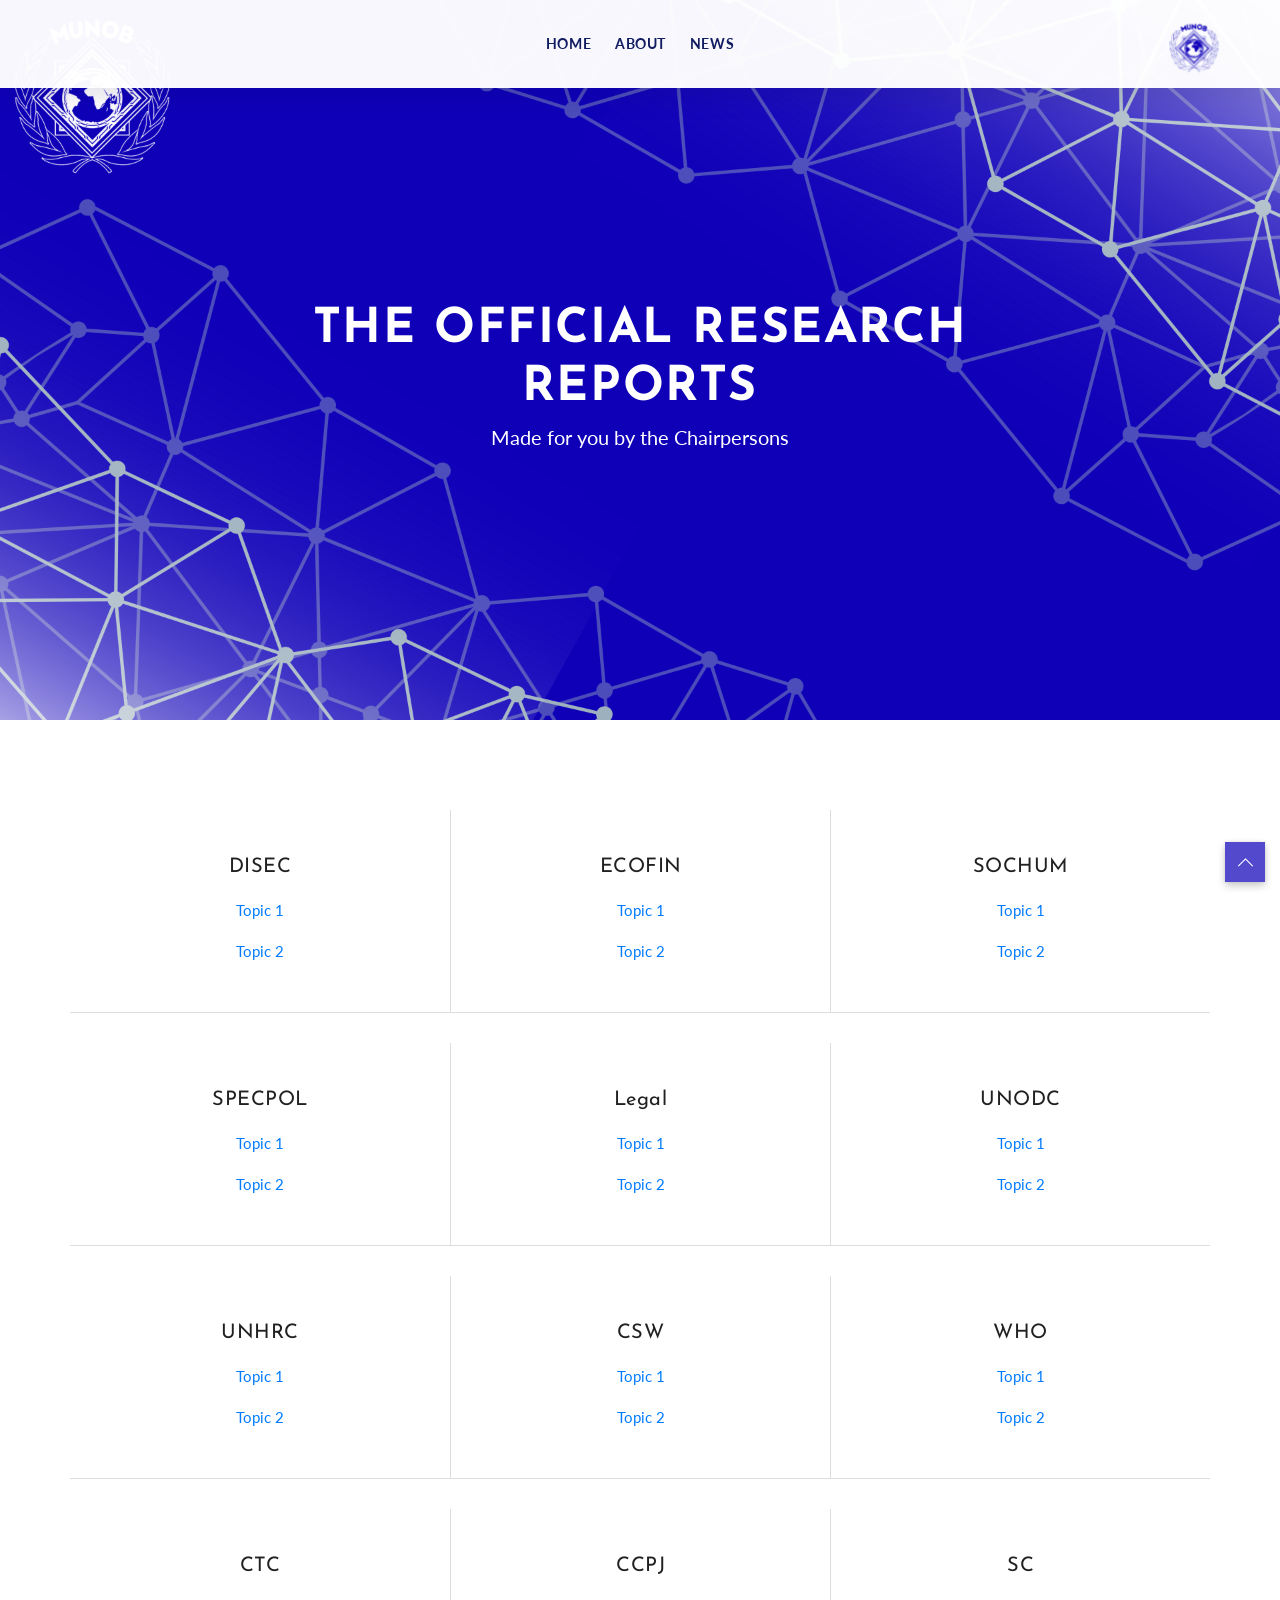
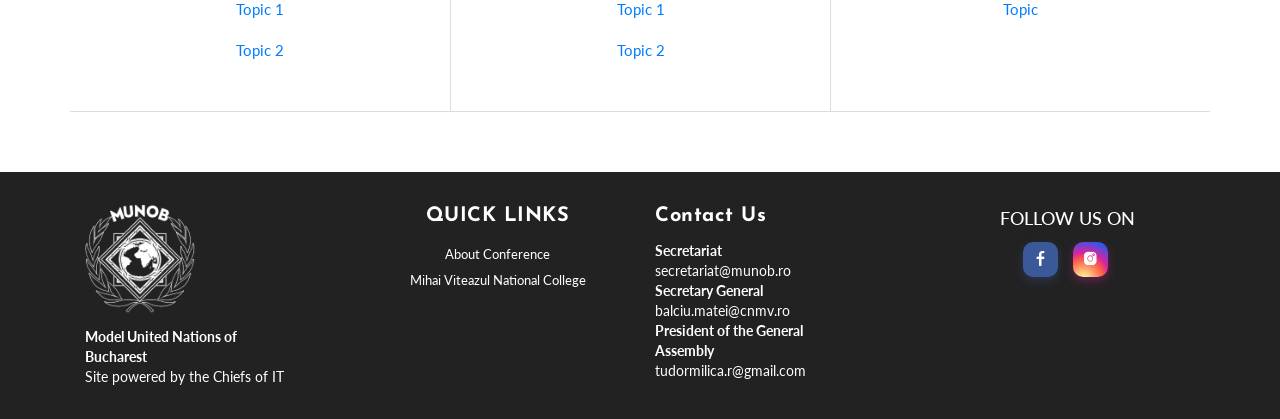
<file: rr.html>
<!DOCTYPE html>
<html lang="en">
  <head>
    <!-- Required meta tags -->
    <meta charset="utf-8">
    <meta name="viewport" content="width=device-width, initial-scale=1, shrink-to-fit=no">

    <title>Model United Nations Of Bucharest - Research Reports</title>
    <link rel="icon" type="image/x-icon" href="/assets/img/favicon.ico">
    <!-- Bootstrap CSS -->
    <link rel="stylesheet" type="text/css" href="assets/css/bootstrap.min.css" >
    <!-- Icon -->
    <link rel="stylesheet" type="text/css" href="assets/fonts/line-icons.css">
    <!-- Slicknav -->
    <link rel="stylesheet" type="text/css" href="assets/css/slicknav.css">
    <!-- Nivo Lightbox -->
    <link rel="stylesheet" type="text/css" href="assets/css/nivo-lightbox.css" >
    <!-- Animate -->
    <link rel="stylesheet" type="text/css" href="assets/css/animate.css">
    <!-- Main Style -->
    <link rel="stylesheet" type="text/css" href="assets/css/main.css?v=4">
    <!-- Responsive Style -->
    <link rel="stylesheet" type="text/css" href="assets/css/responsive.css">
    <link rel="stylesheet" type="text/css" href="assets/css/munob-navigation.css?v=24">

  </head>
  <body>

    <!-- Header Area wrapper Starts -->
    <header id="header-wrap">
      <!-- Navbar Start -->
      <nav class="navbar navbar-expand-lg fixed-top scrolling-navbar">
        <div class="container">
          <!-- Brand and toggle get grouped for better mobile display -->
          <div class="navbar-header">
            <button class="navbar-toggler" type="button" data-toggle="collapse" data-target="#main-navbar" aria-controls="main-navbar" aria-expanded="false" aria-label="Toggle navigation">
              <span class="navbar-toggler-icon"></span>
              <span class="icon-menu"></span>
              <span class="icon-menu"></span>
              <span class="icon-menu"></span>
            </button>
            <a href="index.html" class="navbar-brand"><img src="assets/img/logos/miniblue.png" alt="" ></a>
          </div>
          <div class="collapse navbar-collapse" id="main-navbar">
            <ul class="navbar-nav mr-auto w-100 justify-content-end">
              <li class="nav-item">
                <a class="nav-link" href="index.html#header-wrap">
                  Home
                </a>
              </li>
              <li class="nav-item">
                <a class="nav-link" href="index.html#about">
                  About
                </a>
              </li>
              <li class="nav-item">
                        <a class="nav-link" href="newspaper.html">News</a>
                        </li>
              <!-- <li class="nav-item ">
                <a class="nav-link" href="https://drive.google.com/drive/folders/1RAq-ENwe8b5Hkqmo9HuipuDOE1jf3VEA">
                  Photos
                </a>
              </li>
              
              <li class="nav-item">
                <a class="nav-link" href="Important Documents">
                  Important
                </a>
              </li> 
              <li class="nav-item">
                <a class="nav-link" href="committees.html">
                  Committees
                </a>
              </li>
              <li class="nav-item">
                <a class="nav-link" href="#schedules">
                  Schedule
                </a>
              </li>
              <li class="nav-item">
                <a class="nav-link" href="team.html">
                  Team
                </a>
              </li>
               <li class="nav-item">
                <a class="nav-link" href="index.html#faq">
                  Faq
                </a>
              </li> 
              
              <li class="nav-item">
                <a class="nav-link" href="index.html#pricing">
                  Registration
                </a>
              </li>
              <li class="nav-item">
                <a class="nav-link" href="index.html#sponsors">
                  Sponsors
                </a> 
              </li>
              <li class="nav-item">
                <a class="nav-link" href="#contact">
                  Contact
                </a>
              </li>
            </ul>
          </div>
        </div>

        <!-- Mobile Menu Start -->
        <ul class="mobile-menu">
          <li>
            <a class="page-scrool" href="#header-wrap">Home</a>
          </li>
          <!-- <li>
            <a class="page-scrool" href="https://drive.google.com/drive/folders/1RAq-ENwe8b5Hkqmo9HuipuDOE1jf3VEA">Photos</a>
          </li> 
           <li>
                <a class="page-scrool" href="newspaper.html">Newspaper</a>
          </li> -->
           <li>
            <a class="page-scrool" href="index.html#about">About</a>
          </li> 
          <li>
            <a class="page-scrool" href="important.html">Important Documents</a>
          </li>
          <li>
                <a class="page-scrool" href="committees.html">Committees</a>
          </li>
          <li>
             <a class="page-scroll" href="#schedules">Event Schedule</a>
          </li>
          
          <li>
            <a class="page-scroll" href="team.html">Team</a>
          </li> 
          <li>
            <a class="page-scroll" href="index.html#faq">FAQ</a>
          </li> 
          <li>
            <a class="page-scroll" href="index.html#pricing">Registration</a>
          </li>
          <li>
            <a class="page-scroll" href="index.html#sponsors">Sponsors</a>
          </li>
          <li>
            <a class="page-scroll" href="index.html#contact">Contact</a>
          </li>
        </ul>
        <!-- Mobile Menu End -->

      </nav>
      <!-- Navbar End -->
<!-- Main Carousel Section Start -->
<div id="main-slide" class="carousel slide" data-ride="carousel">
    <div class="carousel-inner">
      <div class="carousel-item active">
        <img class="d-block w-100" src="assets/img/slider/10.png" alt="First slide">
        <div class="carousel-caption d-md-block">
          <h1 class="wow fadeInDown heading" data-wow-delay=".4s">The Official Research Reports</h1>
          <p class="fadeInUp wow" data-wow-delay=".6s">Made for you by the Chairpersons</p>
        </div>
      </div>
    </div>
  </div>
      <!-- Main Carousel Section End -->
      
      <section id="important documents" class="services section-padding">
      <div class="container">
        <div class="row services-wrapper">
             <div class="col-md-6 col-lg-4 col-xs-12 padding-none">
            <div class="services-item wow fadeInDown" data-wow-delay="0.2s">
              <div class="services-content">
                <h3><a>DISEC</a></h3>
                <a class="nav-link" href="Research Reports 26/Disec/RR_DISEC_1_MUNOB2026.pdf">Topic 1</a>
                <a class="nav-link" href="Research Reports 26/Disec/RR_DISEC_2_MUNOB2026.pdf">Topic 2</a>
              </div>
            </div>
          </div> 
           <!-- Services item -->
          <div class="col-md-6 col-lg-4 col-xs-12 padding-none">
            <div class="services-item wow fadeInDown" data-wow-delay="0.4s">
              <div class="services-content">
                <h3><a>ECOFIN</a></h3>
                <a class="nav-link" href="Research Reports 26/Ecofin/RR_ECOFIN_1_MUNOB2026.pdf">Topic 1</a>
                <a class="nav-link" href="Research Reports 26/Ecofin/RR_ECOFIN_2_MUNOB2026.pdf">Topic 2</a>
              </div>
            </div>
          </div> 
           <!-- Services item -->
          <div class="col-md-6 col-lg-4 col-xs-12 padding-none">
            <div class="services-item wow fadeInDown" data-wow-delay="0.6s">
              <div class="services-content">
                <h3><a>SOCHUM</a></h3>
                <a class="nav-link" href="Research Reports 26/Sochum/RR_SOCHUM_1_MUNOB2026.pdf">Topic 1</a>
                <a class="nav-link" href="Research Reports 26/Sochum/RR_SOCHUM_2_MUNOB2026.pdf">Topic 2</a>
                </div>
            </div>
          </div> 
        </div>
         <div class="row services-wrapper">
             <div class="col-md-6 col-lg-4 col-xs-12 padding-none">
            <div class="services-item wow fadeInDown" data-wow-delay="0.2s">
              <div class="services-content">
                <h3><a>SPECPOL</a></h3>
                <a class="nav-link" href="Research Reports 26/Specpol/RR_SPECPOL_1_MUNOB2026.pdf">Topic 1</a>
                <a class="nav-link" href="Research Reports 26/Specpol/RR_SPECPOL_2_MUNOB2026.pdf">Topic 2</a>
              </div>
            </div>
          </div> 
           <!-- Services item -->
          <div class="col-md-6 col-lg-4 col-xs-12 padding-none">
            <div class="services-item wow fadeInDown" data-wow-delay="0.4s">
              <div class="services-content">
                <h3><a>Legal</a></h3>
                <a class="nav-link" href="Research Reports 26/Legal/RR_LEGAL_1_MUNOB2026.pdf">Topic 1</a>
                <a class="nav-link" href="Research Reports 26/Legal/RR_LEGAL_2_MUNOB2026.pdf">Topic 2</a>
              </div>
            </div>
          </div> 
           <!-- Services item -->
          <div class="col-md-6 col-lg-4 col-xs-12 padding-none">
            <div class="services-item wow fadeInDown" data-wow-delay="0.6s">
              <div class="services-content">
                <h3><a>UNODC</a></h3>
                <a class="nav-link" href="Research Reports 26/Unodc/RR_SOCHUM_1_MUNOB2026.pdf">Topic 1</a>
                <a class="nav-link" href="Research Reports 26/Sochum/RR_SOCHUM_2_MUNOB2026.pdf">Topic 2</a>
                </div>
            </div>
          </div> 
        </div> 
        <div class="row services-wrapper">
             <div class="col-md-6 col-lg-4 col-xs-12 padding-none">
            <div class="services-item wow fadeInDown" data-wow-delay="0.2s">
              <div class="services-content">
                <h3><a>UNHRC</a></h3>
                <a class="nav-link" href="Research Reports 26/Unhrc/RR_UNHRC_1_MUNOB2026.pdf">Topic 1</a>
                <a class="nav-link" href="Research Reports 26/Specpol/RR_UNHRC_2_MUNOB2026.pdf">Topic 2</a>
              </div>
            </div>
          </div> 
           <!-- Services item -->
          <div class="col-md-6 col-lg-4 col-xs-12 padding-none">
            <div class="services-item wow fadeInDown" data-wow-delay="0.4s">
              <div class="services-content">
                <h3><a>CSW</a></h3>
                <a class="nav-link" href="Research Reports 26/Csw/RR_CSW_1_MUNOB2026.pdf">Topic 1</a>
                <a class="nav-link" href="Research Reports 26/Legal/RR_CSW_2_MUNOB2026.pdf">Topic 2</a>
              </div>
            </div>
          </div> 
           <!-- Services item -->
          <div class="col-md-6 col-lg-4 col-xs-12 padding-none">
            <div class="services-item wow fadeInDown" data-wow-delay="0.6s">
              <div class="services-content">
                <h3><a>WHO</a></h3>
                <a class="nav-link" href="Research Reports 26/Who/RR_WHO_1_MUNOB2026.pdf">Topic 1</a>
                <a class="nav-link" href="Research Reports 26/Who/RR_WHO_2_MUNOB2026.pdf">Topic 2</a>
                </div>
            </div>
          </div> 
        </div> 
           <div class="row services-wrapper">
             <div class="col-md-6 col-lg-4 col-xs-12 padding-none">
            <div class="services-item wow fadeInDown" data-wow-delay="0.2s">
              <div class="services-content">
                <h3><a>CTC</a></h3>
                <a class="nav-link" href="Research Reports 26/Ctc/RR_CTC_1_MUNOB2026.pdf">Topic 1</a>
                <a class="nav-link" href="Research Reports 26/Ctc/RR_CTC_2_MUNOB2026.pdf">Topic 2</a>
              </div>
            </div>
          </div> 
           <!-- Services item -->
          <div class="col-md-6 col-lg-4 col-xs-12 padding-none">
            <div class="services-item wow fadeInDown" data-wow-delay="0.4s">
              <div class="services-content">
                <h3><a>CCPJ</a></h3>
                <a class="nav-link" href="Research Reports 26/Ccpj/RR_CCPJ_1_MUNOB2026.pdf">Topic 1</a>
                <a class="nav-link" href="Research Reports 26/Legal/RR_CCPJ_2_MUNOB2026.pdf">Topic 2</a>
              </div>
            </div>
          </div> 
           <!-- Services item -->
          <div class="col-md-6 col-lg-4 col-xs-12 padding-none">
            <div class="services-item wow fadeInDown" data-wow-delay="0.6s">
              <div class="services-content">
                <h3><a>SC</a></h3>
                <a class="nav-link" href="Research Reports 26/Sc/RR_SC_MUNOB2026.pdf">Topic</a>
                </div>
            </div>
          </div> 
        </div> 
        
        </div>
        
        
          
          
          
          
          
          
          
          
          
          
          
          
          
          
          
          
          
          
          
          
          
          
          
          
          
          
          
          
          
          
          
          
          
          
          
          
          
          
          
          
           
    </section>

    <!-- Footer Section Start -->
    <section id="contact" class="section-padding2">
    </section>
    <!-- Footer Section End -->


    <!-- Go to Top Link -->
    <a href="#" class="back-to-top">
    	<i class="lni-chevron-up"></i>
    </a>

    <div id="preloader">
      <div class="sk-circle">
        <div class="sk-circle1 sk-child"></div>
        <div class="sk-circle2 sk-child"></div>
        <div class="sk-circle3 sk-child"></div>
        <div class="sk-circle4 sk-child"></div>
        <div class="sk-circle5 sk-child"></div>
        <div class="sk-circle6 sk-child"></div>
        <div class="sk-circle7 sk-child"></div>
        <div class="sk-circle8 sk-child"></div>
        <div class="sk-circle9 sk-child"></div>
        <div class="sk-circle10 sk-child"></div>
        <div class="sk-circle11 sk-child"></div>
        <div class="sk-circle12 sk-child"></div>
      </div>
    </div>

    <!-- jQuery first, then Popper.js, then Bootstrap JS -->
    <script src="assets/js/jquery-min.js"></script>
    <script src="assets/js/popper.min.js"></script>
    <script src="assets/js/bootstrap.min.js"></script>
    <script src="assets/js/jquery.countdown.min.js"></script>
    <script src="assets/js/jquery.nav.js"></script>
    <script src="assets/js/jquery.easing.min.js"></script>
    <script src="assets/js/wow.js"></script>
    <script src="assets/js/jquery.slicknav.js"></script>
    <script src="assets/js/nivo-lightbox.js"></script>
    <script src="assets/js/main.js?v=10"></script>
    <script src="assets/js/footer.js"></script>
  </body>
</html>
</file>
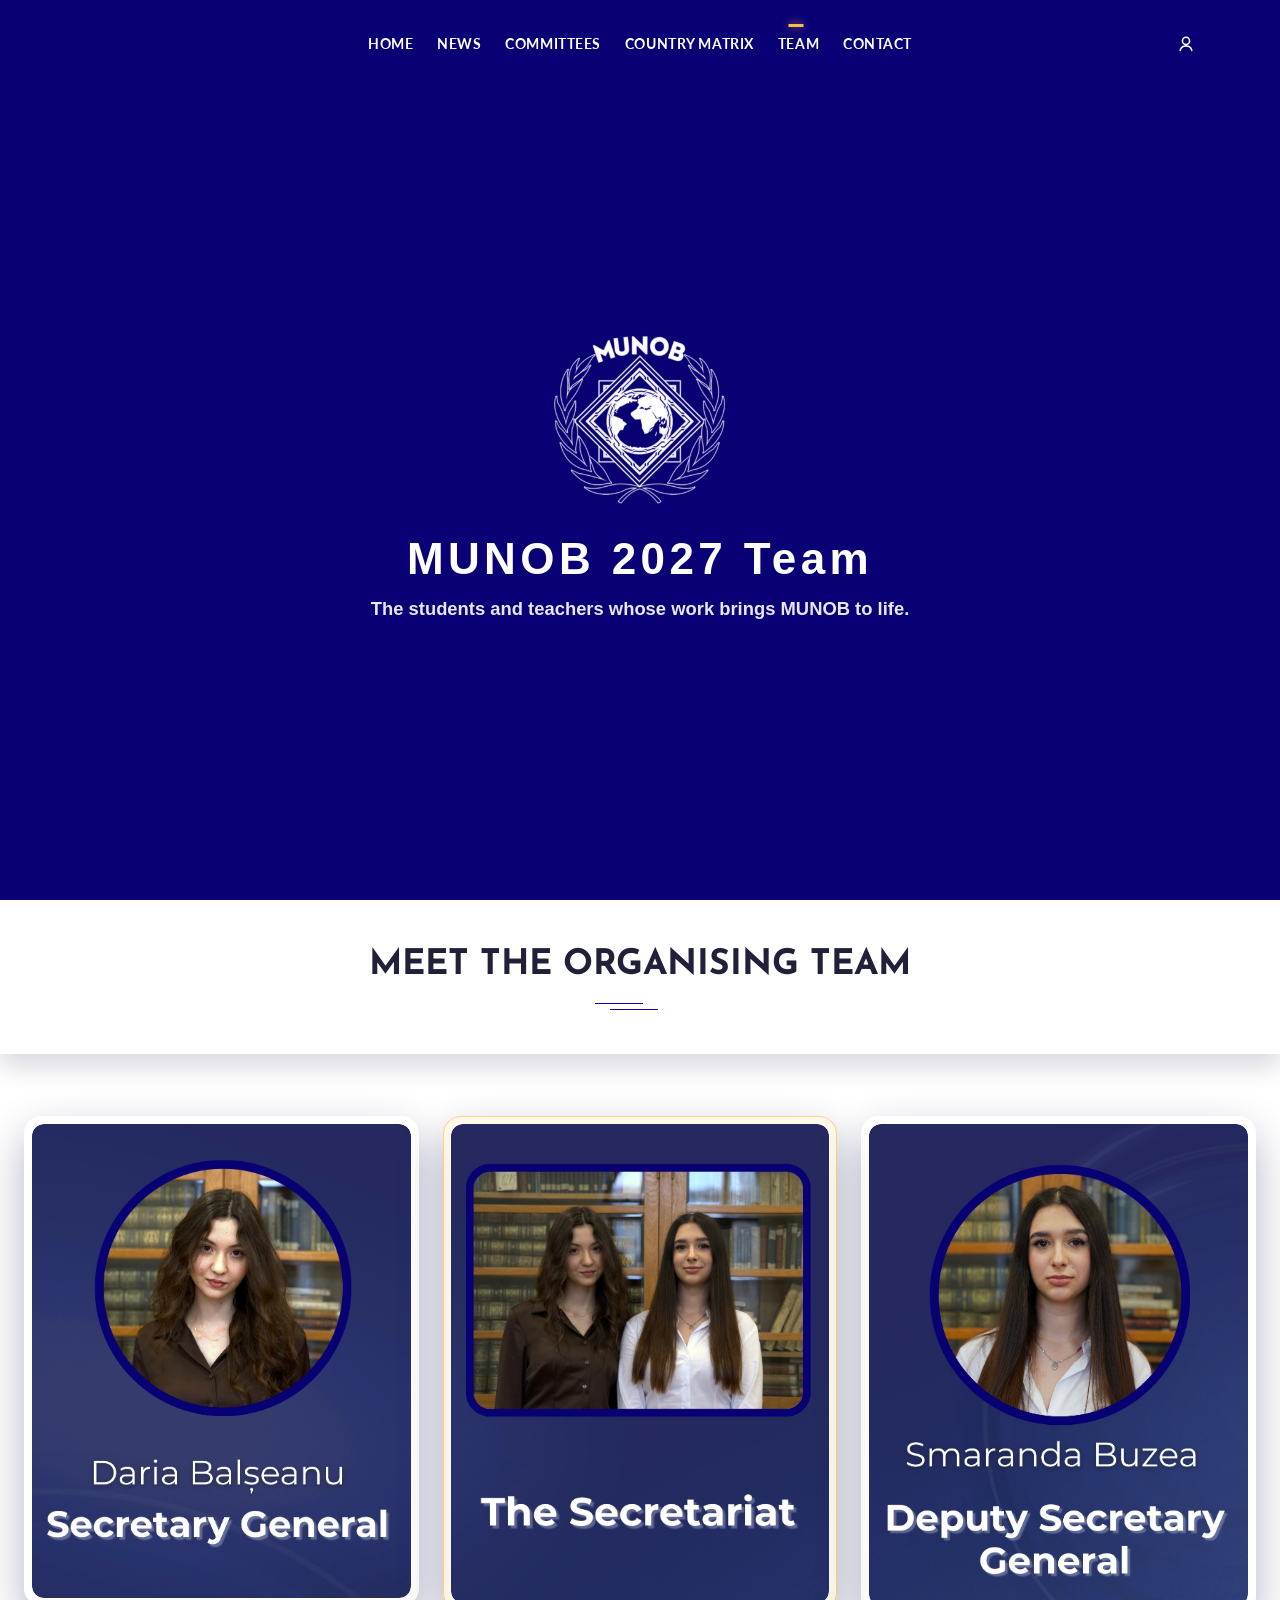
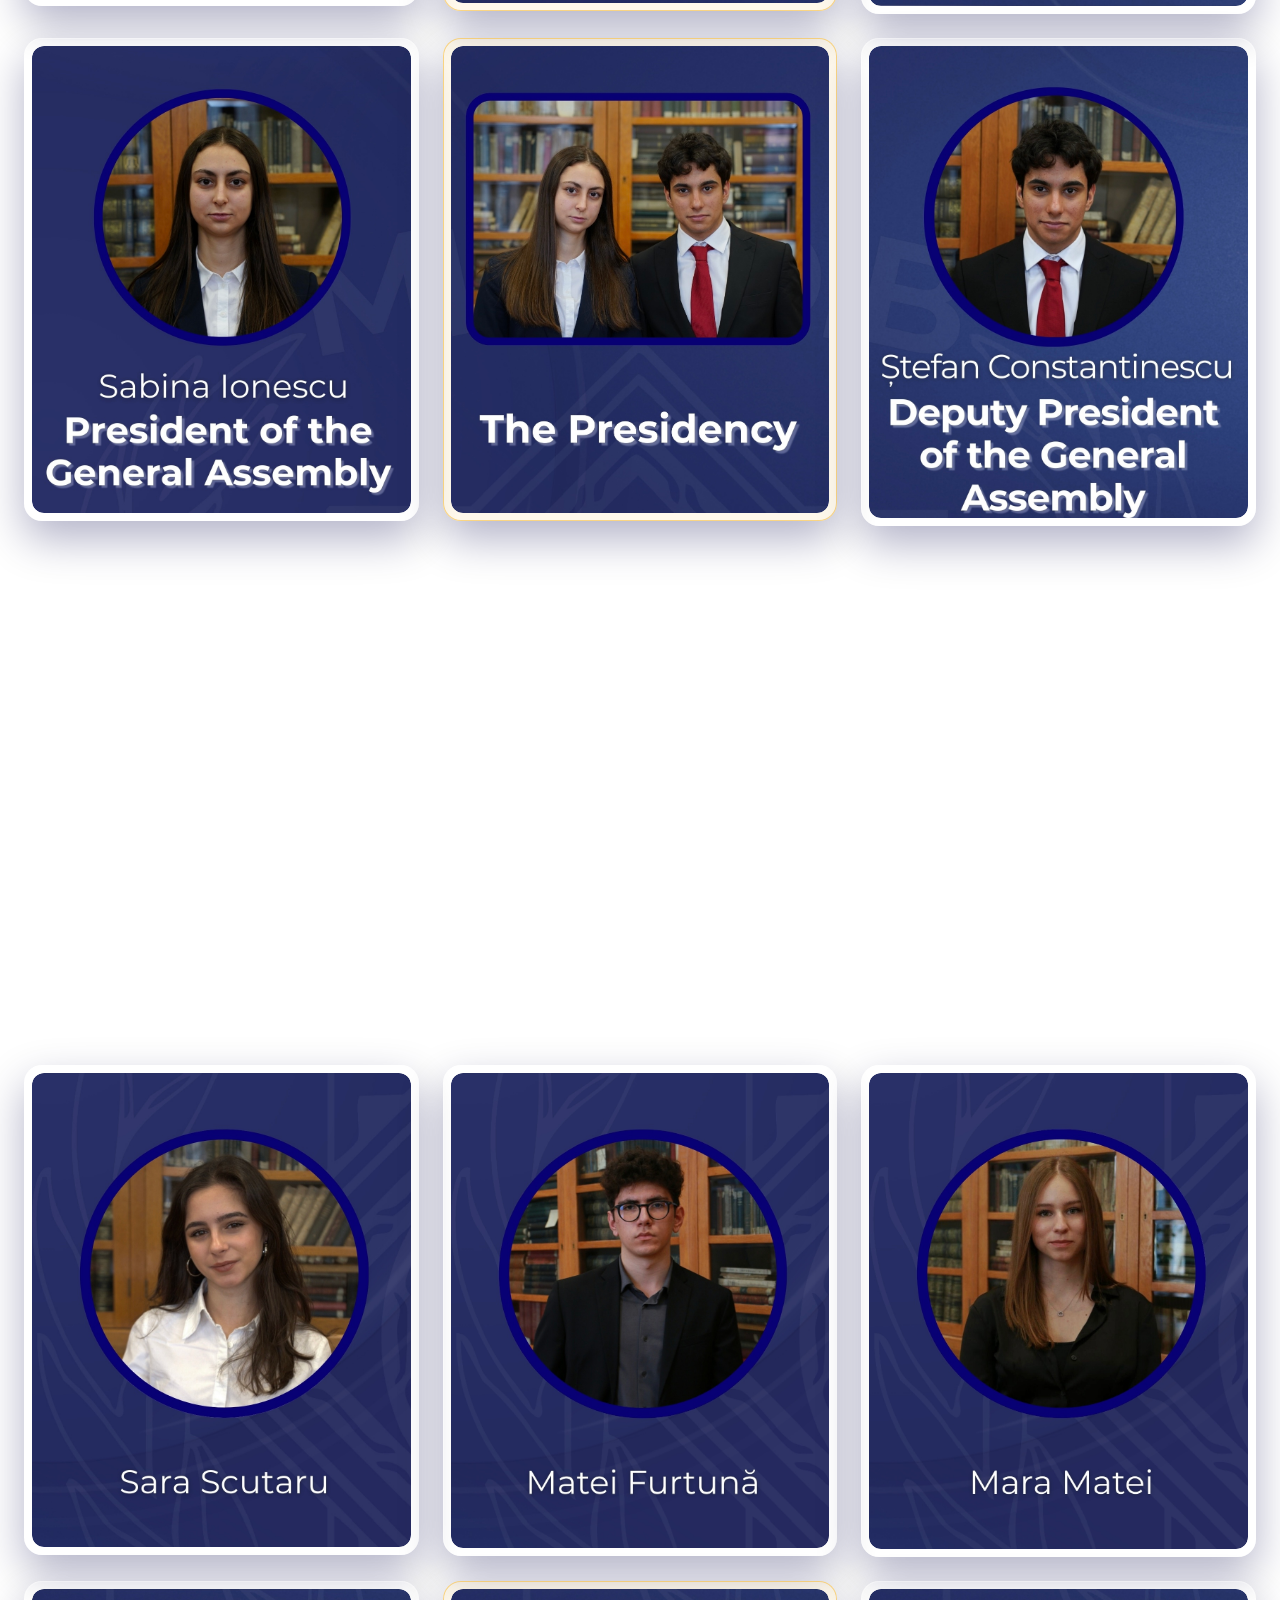
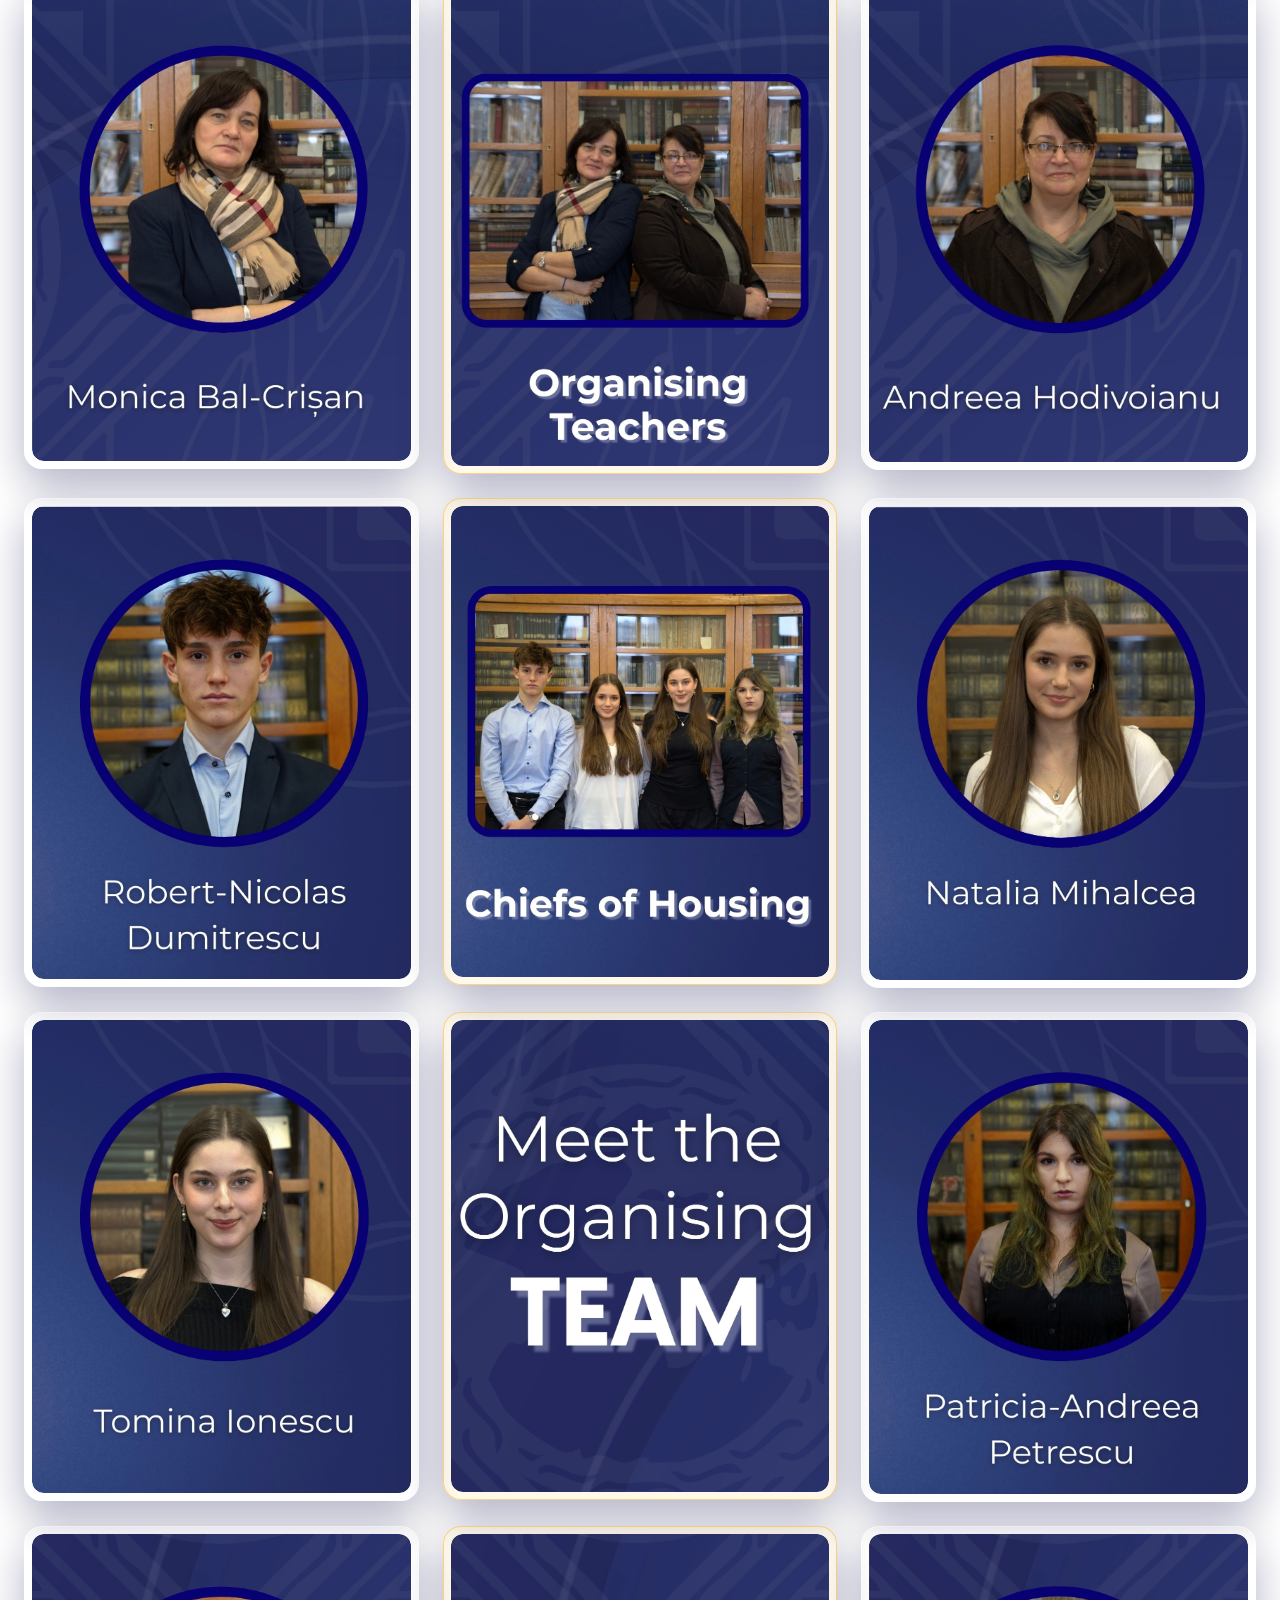
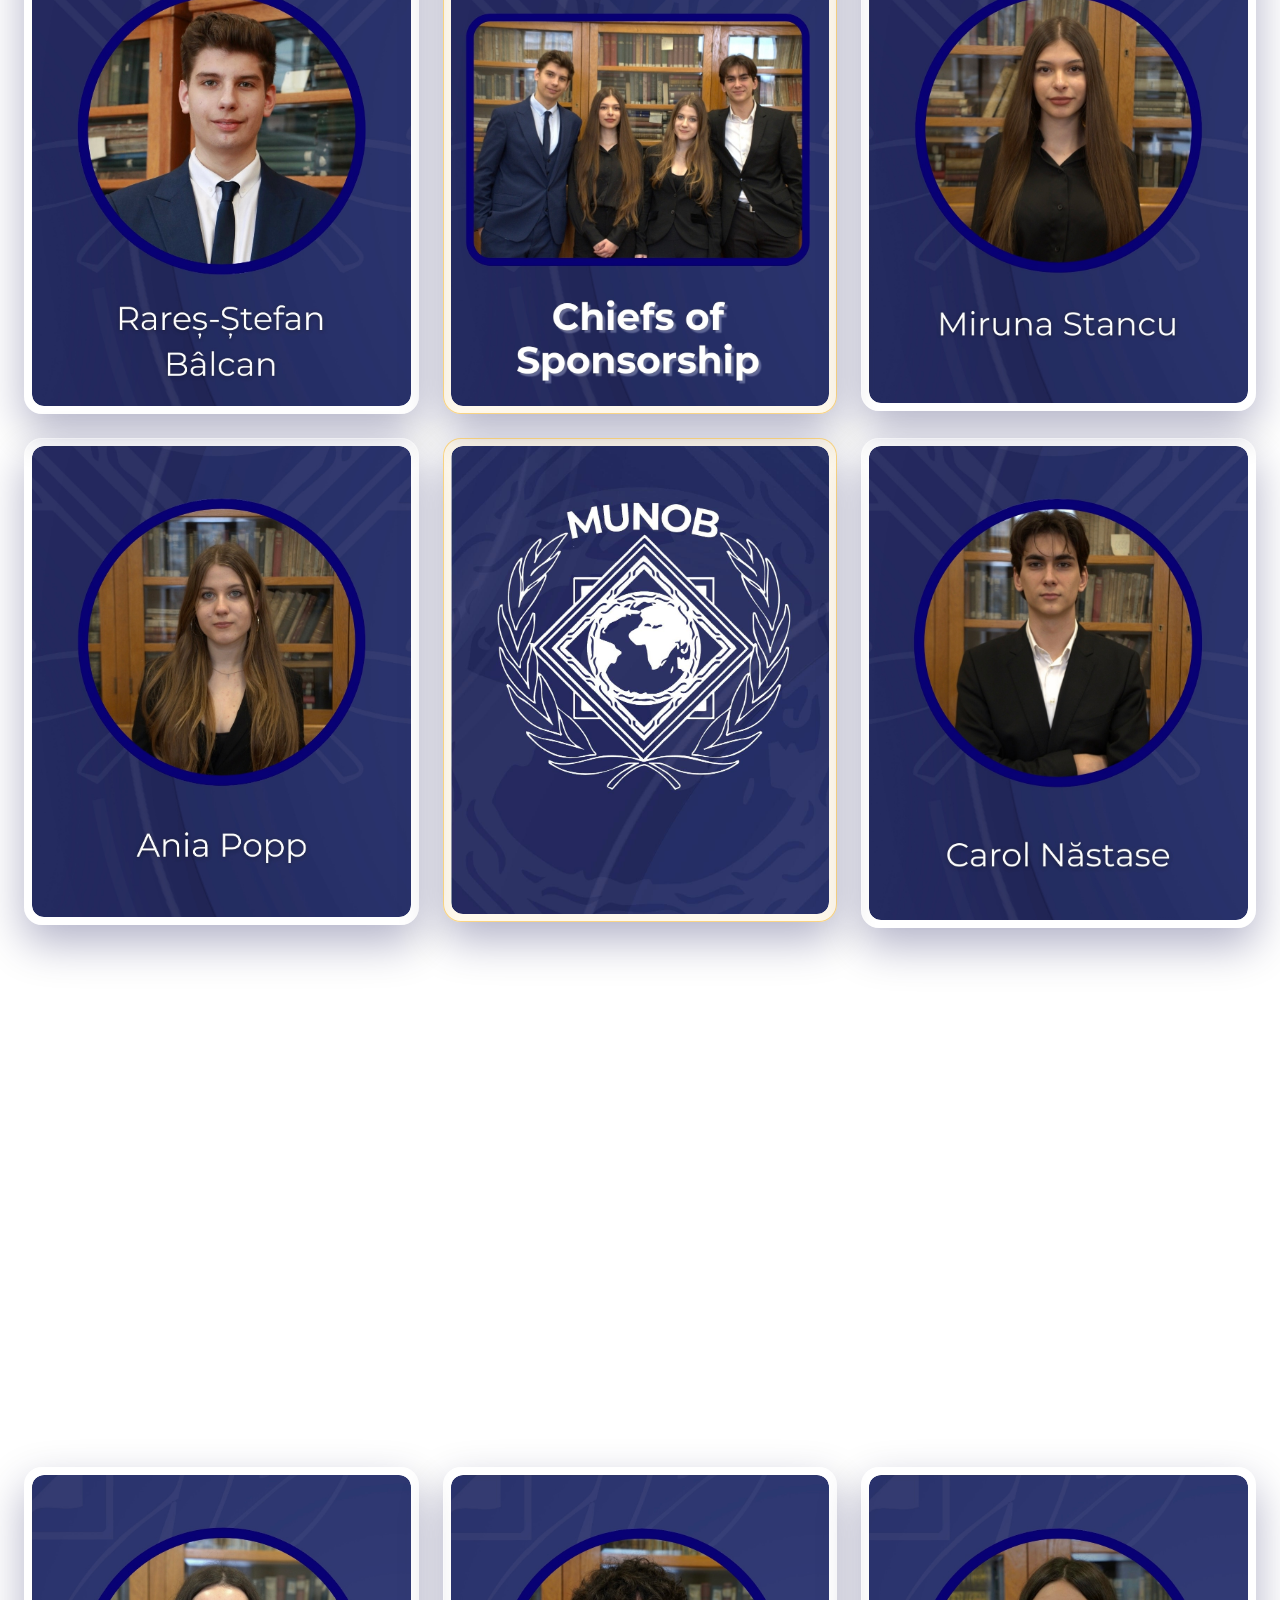
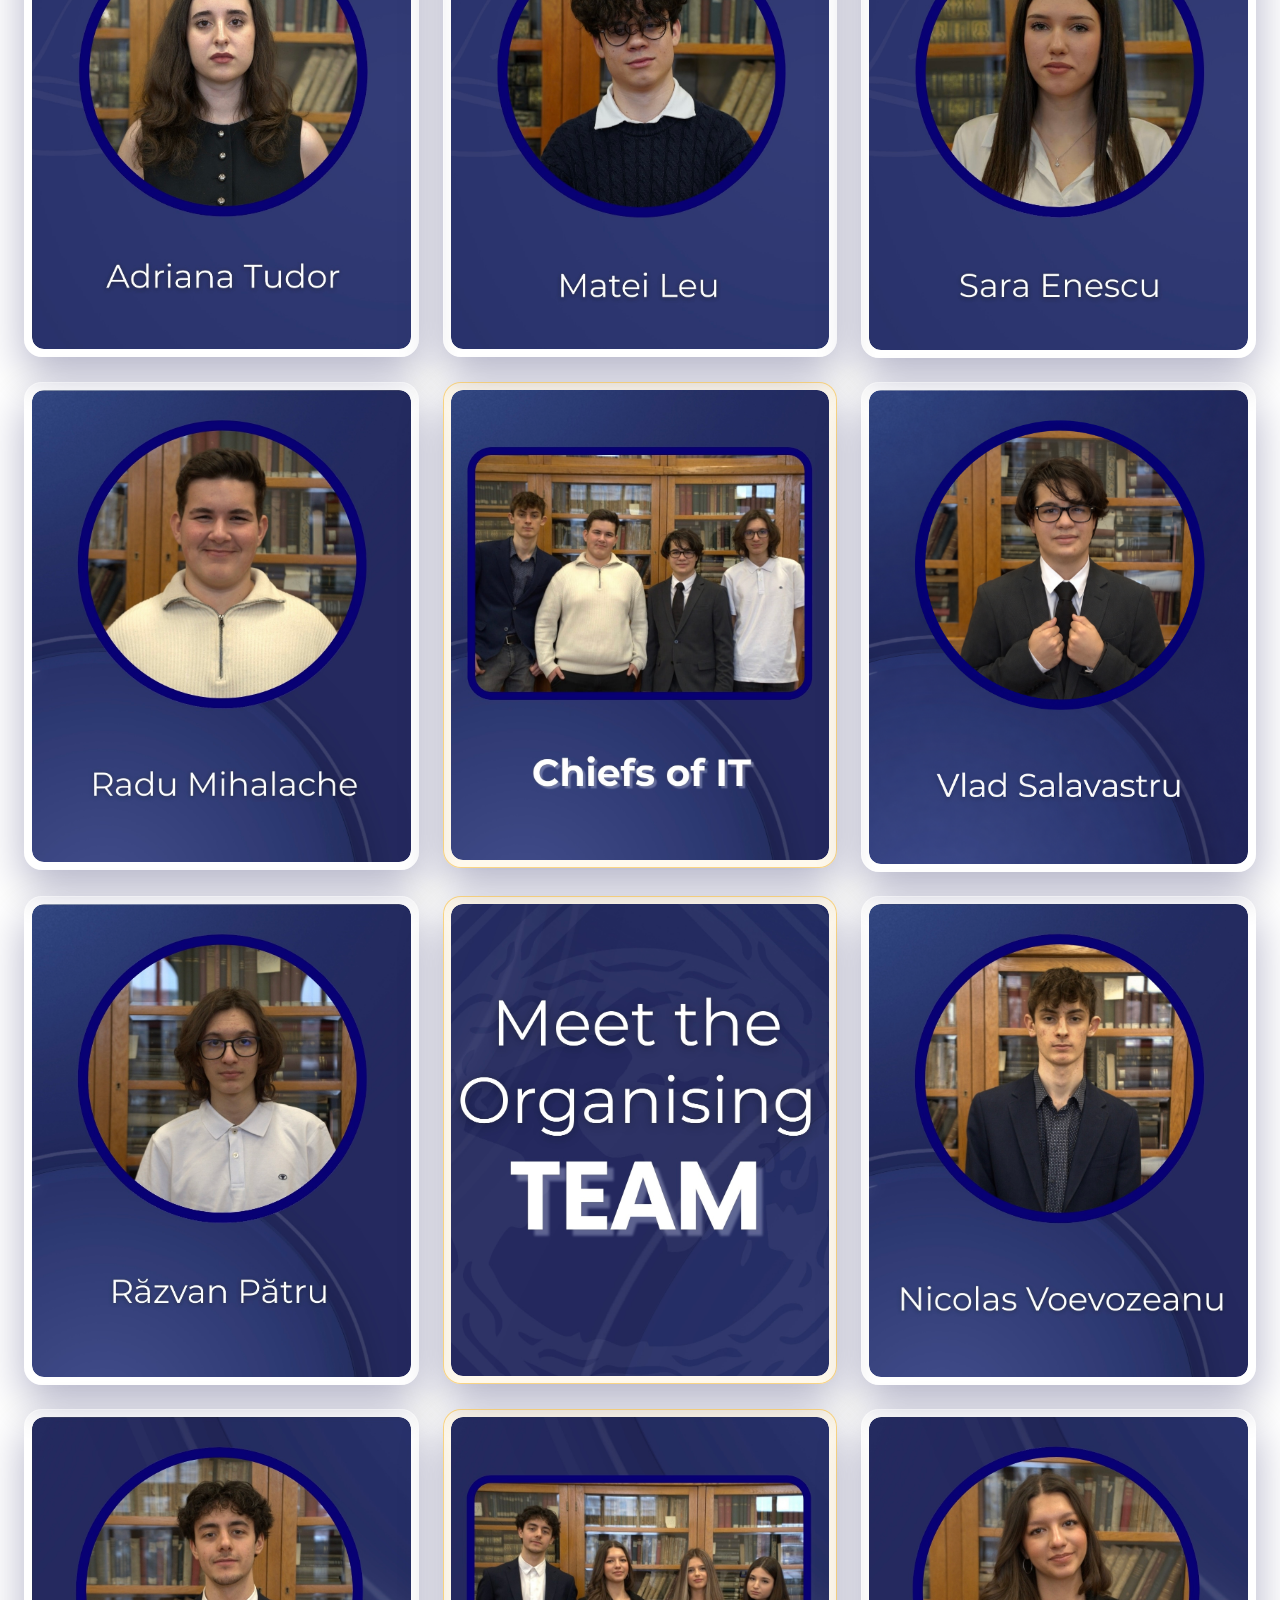
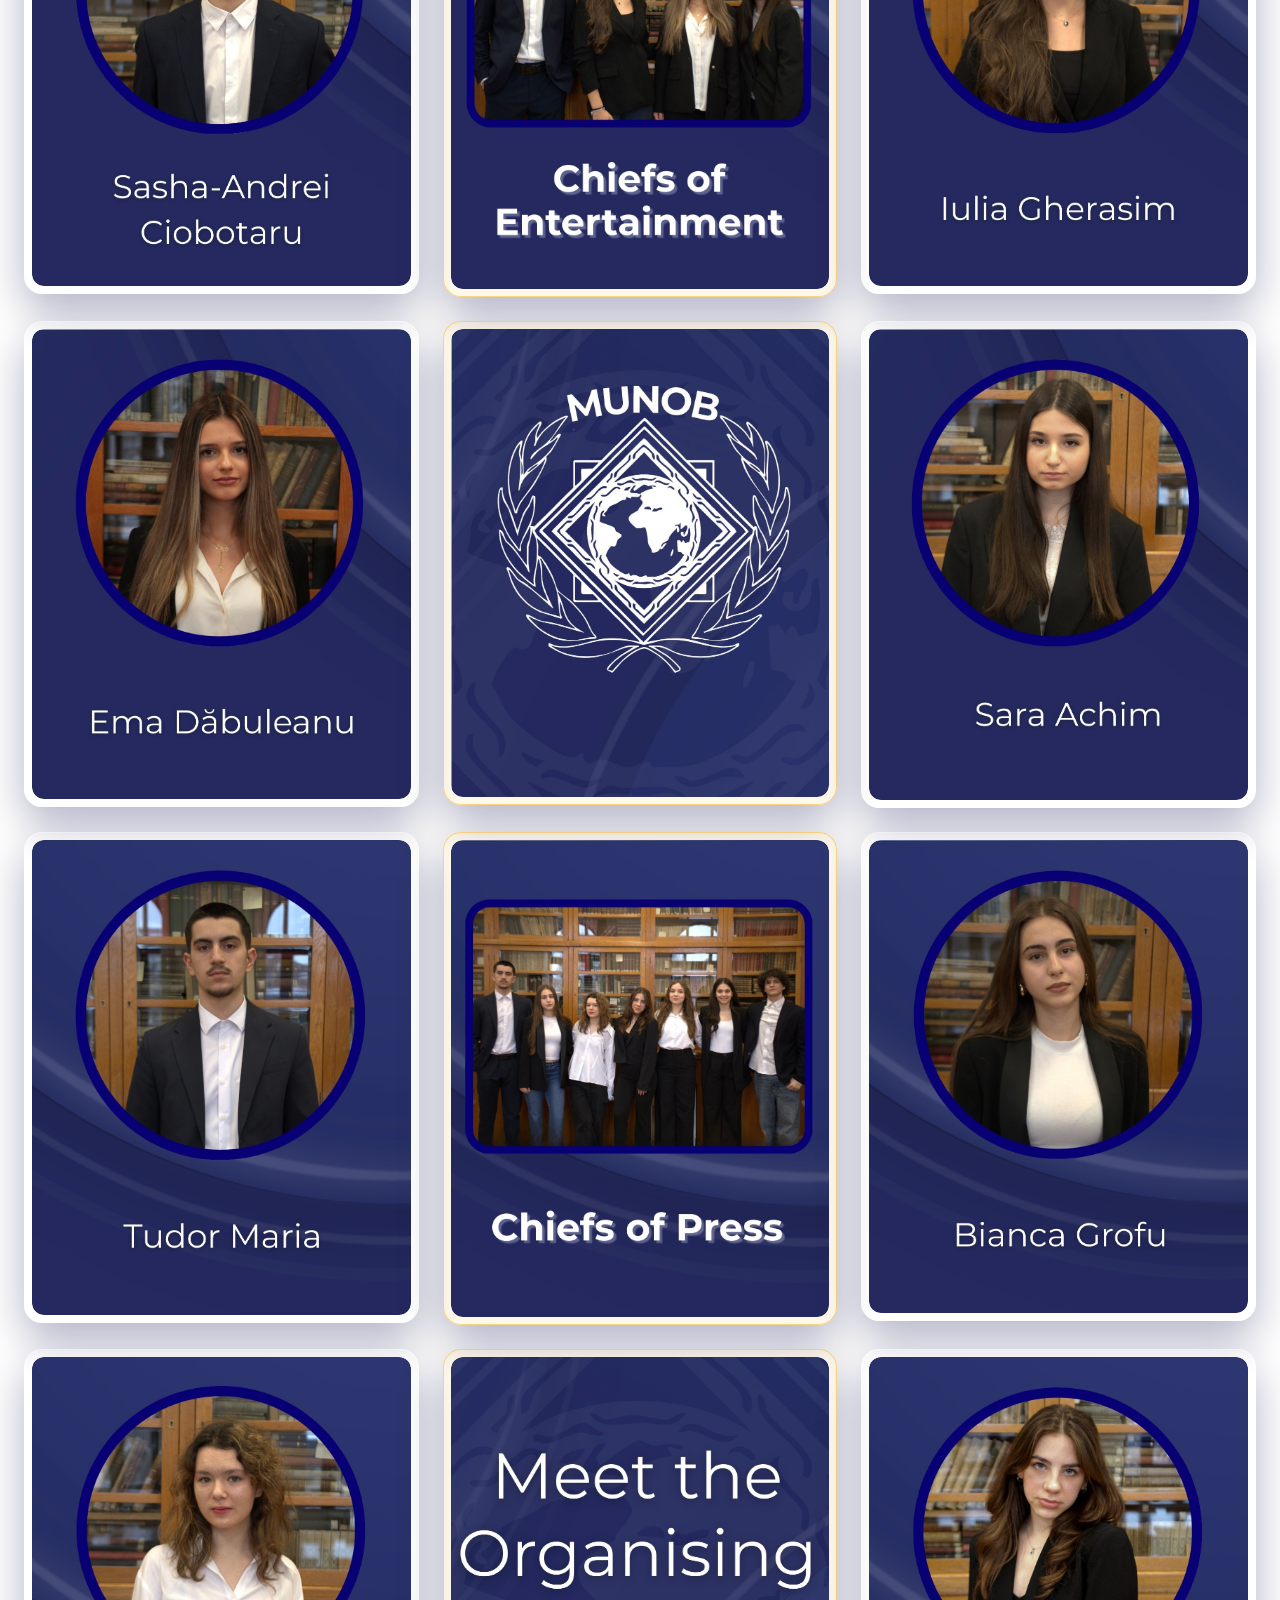
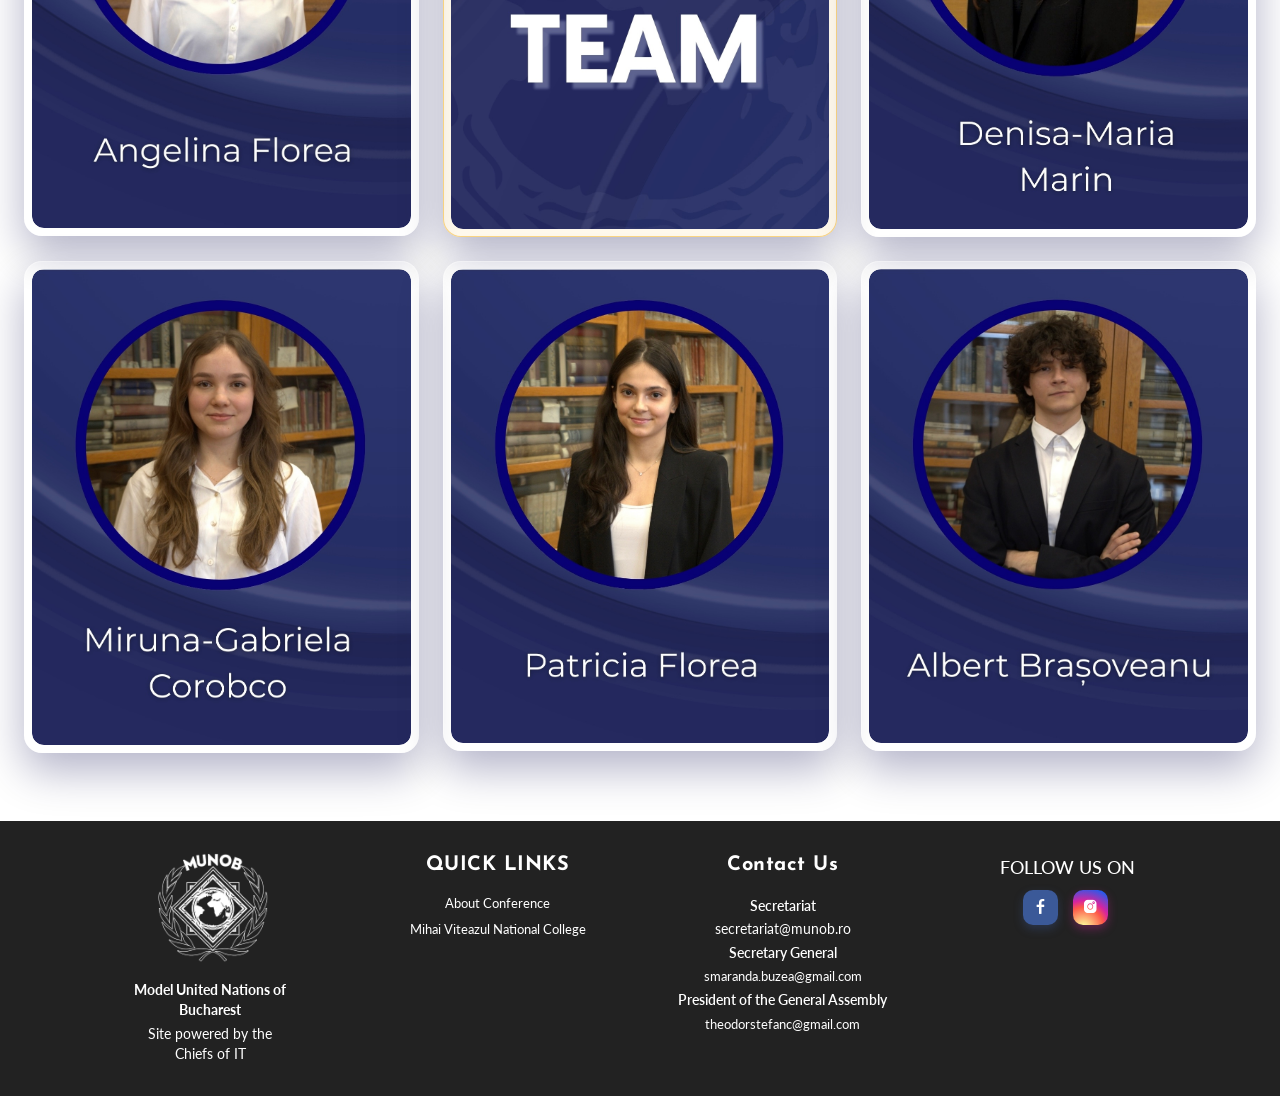
<file: team.html>
<!DOCTYPE html>
<html lang="en">
  <head>
    <!-- Required meta tags -->
    <meta charset="utf-8">
    <meta name="viewport" content="width=device-width, initial-scale=1, shrink-to-fit=no">

    <title>Model United Nations of Bucharest - TEAM</title>
    <link rel="icon" type="image/x-icon" href="/assets/img/favicon.ico">
    <!-- Bootstrap CSS -->
    <link rel="stylesheet" type="text/css" href="assets/css/bootstrap.min.css" >
    <!-- Icon -->
    <link rel="stylesheet" type="text/css" href="assets/fonts/line-icons.css">
    <!-- Slicknav -->
    <link rel="stylesheet" type="text/css" href="assets/css/slicknav.css">
    <!-- Nivo Lightbox -->
    <link rel="stylesheet" type="text/css" href="assets/css/nivo-lightbox.css" >
    <!-- Animate -->
    <link rel="stylesheet" type="text/css" href="assets/css/animate.css">
    <!-- Main Style -->
    <link rel="stylesheet" type="text/css" href="assets/css/main.css?v=8">
    <!-- Responsive Style -->
    <link rel="stylesheet" type="text/css" href="assets/css/responsive.css">
    <!-- This File is Fully Expandable 2025-2026 IT-->
    <link rel="stylesheet" type="text/css" href="assets/css/FooterFix&More.css?=2">
    <link rel="stylesheet" type="text/css" href="assets/css/munob-navigation.css?v=69">
    <link rel="stylesheet" type="text/css" href="assets/css/home-account.css?v=10">
    <link rel="stylesheet" type="text/css" href="assets/css/team.css?v=12">
    <script src="assets/js/page-transition-prepare.js?v=1"></script>

  </head>
  <body class="news-page team-page">
    <div class="page-transition-layer" aria-hidden="true"></div>

    <!-- Header Area wrapper Starts -->
    <header id="header-wrap">
      <!-- Navbar Start -->
      <nav class="navbar navbar-expand-lg fixed-top scrolling-navbar">
        <div class="container">
          <!-- Brand and toggle get grouped for better mobile display -->
          <div class="navbar-header">
            <button class="navbar-toggler" type="button" data-toggle="collapse" data-target="#main-navbar" aria-controls="main-navbar" aria-expanded="false" aria-label="Toggle navigation">
              <span class="navbar-toggler-icon"></span>
              <span class="icon-menu"></span>
              <span class="icon-menu"></span>
              <span class="icon-menu"></span>
            </button>
            <a href="index.html" class="navbar-brand navbar-logo" data-page-transition><img src="assets/img/logos/miniblue.png" alt="MUNOB"></a>
          </div>
          <div class="collapse navbar-collapse" id="main-navbar">
            <ul class="navbar-nav mr-auto w-100 justify-content-end">
              <li class="nav-item">
                <a class="nav-link" href="index.html" data-page-transition>
                  Home
                </a>
              </li>
             <li class="nav-item">
                        <a class="nav-link" href="newspaper.html" data-page-transition>News</a>
                        </li>
              <li class="nav-item ">
                <a class="nav-link" href="committees.html" data-page-transition>
                  Committees
                </a>
              </li>
              <li class="nav-item">
                <a class="nav-link" href="country_matrix.html" data-page-transition>
                  Country Matrix </a>
              </li>
              <li class="nav-item active">
                <a class="nav-link active" href="team.html">Team</a>
              </li>

              <!-- <li class="nav-item">-->
              <!--  <a class="nav-link" href="index.html#schedules">-->
              <!--    Schedule-->
              <!--  </a>-->
              <!--</li> -->
              <!--<li class="nav-item">-->
              <!--  <a class="nav-link" href="team.html">-->
              <!--    Team-->
              <!--  </a>-->
              <!--</li> -->
              <li class="nav-item">
                <a class="nav-link" href="#contact">
                  Contact
                </a>
              </li>
            </ul>
          </div>
        </div>

        <!-- Mobile Menu Start -->
        <ul class="mobile-menu">
          <li>
            <a class="page-scrool" href="index.html#header-wrap">Home</a>
          </li>
          <li>
            <a class="page-scrool" href="index.html#about">About</a>
          </li>
           <!--li>
                <a class="page-scrool" href="newspaper.html">Newspaper</a>
          </li--> 
          <li>
                <a class="page-scrool" href="committees.html">Committees</a>
          </li>
          <li>
                <a class="page-scrool" href="country_matrix.html">Country Matrix</a>
          </li>
          <li>
                <a class="page-scrool" href="documents.html">Documents</a>
          </li>
          
          
          
          
          
          <!--li>
                <a class="page-scrool" href="important.html">Important Documents</a>
          </li-->
          
          <!--li>
             <a class="page-scroll" href="index.html#schedules">Event Schedule</a>
          </li-->
        
          <!--li>
            <a class="page-scroll" href="team.html">Team</a>
          </li--> 
           <li>
            <a class="page-scroll" href="index.html#faq">FAQ</a>
          </li> 
          <!--li>
            <a class="page-scroll" href="index.html#pricing">Registration</a>
          </li-->
          <li>
                <a class="page-scrool" href="country_matrix.html">Country Matrix</a>
          </li>
          <li>
            <a class="page-scroll" href="index.html#contact">Contact</a>
          </li>
        </ul>
        <!-- Mobile Menu End -->
        
        
        
        <!--<ul class="mobile-menu">-->
        <!--  <li>-->
        <!--    <a class="page-scrool" href="index.html#header-wrap">Home</a>-->
        <!--  </li>-->
        <!--  <li>-->
        <!--    <a class="page-scrool" href="index.html#about">About</a>-->
        <!--  </li>-->
           <!--li>
        <!--        <a class="page-scrool" href="newspaper.html">Newspaper</a>-->
        <!--  </li--> 
        <!--  <li>-->
        <!--        <a class="page-scrool" href="committees.html">Committees</a>-->
        <!--  </li>-->
          
          <!--li>
        <!--        <a class="page-scrool" href="important.html">Important Documents</a>-->
        <!--  </li-->
          <!--
          
        <!--  <li>-->
        <!--     <a class="page-scroll" href="index.html#schedules">Event Schedule</a>-->
        <!--  </li>-->
        
        <!--  <li>-->
        <!--    <a class="page-scroll" href="team.html">Team</a>-->
        <!--  </li> -->
        <!--  -->
        <!--   <li>-->
        <!--    <a class="page-scroll" href="index.html#faq">FAQ</a>-->
        <!--  </li> -->
        <!--  <li>-->
        <!--    <a class="page-scroll" href="index.html#pricing">Registration</a>-->
        <!--  </li>-->
        <!--  <li>-->
        <!--    <a class="page-scroll" href="index.html#sponsors">Sponsors</a>-->
        <!--  </li>-->
        <!--  <li>-->
        <!--    <a class="page-scroll" href="index.html#contact">Contact</a>-->
        <!--  </li>-->
        <!--</ul>-->
        <!-- Mobile Menu End -->

      </nav>
      <!-- Navbar End -->

      <section class="hero-header team-hero">
        <div class="hero-content">
          <a href="#team" class="hero-logo">
            <img src="assets/img/logos/miniblue2.png" alt="MUNOB logo">
          </a>
          <h1>MUNOB 2027 Team</h1>
          <p>The students and teachers whose work brings MUNOB to life.</p>
        </div>
      </section>
    </header>

      <!-- Main Carousel Section Start -->
     
    <!-- Committee Section End -->
    
    
    
    <!--Img Section start-->
<!--
 
<section id="country-matrix" class="py-16 bg-gray-100">
  <div class="container mx-auto px-4">
    <h2 
      class="text-2xl font-bold mb-4 text-center">COUNTRY MATRIX</h2>
    <div class="overflow-x-auto touch-pan-x">
      <div class="inline-block">
        <img 
          src="/img/country_matrix_table_no_nan.png" 
          alt="Country Matrix Table" 
          class="rounded-lg shadow-lg"
        >
      </div>
    </div>
  </div>
</section> 
    -->
<!--Img Section end-->
      
      <!-- Organising Team Section Start -->
    
    <section id="team" class="team-gallery-section text-center">
    <div class="container">
        <div class="row">
            <div class="col-12">
                <div class="section-title-header text-center">
                    <h1 class="section-title wow fadeInUp" data-wow-delay="0.2s">Meet the Organising Team</h1>
                </div>
            </div>
        </div>
        <div class="row">
            <div class="col-sm-6 col-md-6 col-lg-4">
                <div class="team-item wow fadeInUp" data-wow-delay="0.2s">
                    <div class="team-img">
                        <img class="img-fluid" src="assets/img/team/26/Daria.jpeg" alt="">
                    </div>
                </div>
            </div>
            <div class="col-sm-6 col-md-6 col-lg-4">
                <div class="team-item wow fadeInUp" data-wow-delay="0.4s">
                    <div class="team-img">
    <img class="img-fluid" src="assets/img/team/26/secretariat.jpeg" alt="">
                    </div>
                </div>
            </div>
            <div class="col-sm-6 col-md-6 col-lg-4">
                <div class="team-item wow fadeInUp" data-wow-delay="0.6s">
                    <div class="team-img">
                        <img class="img-fluid" src="assets/img/team/26/Smaranda.jpeg" alt="">
                    </div>
                </div>
            </div>
            <div class="col-sm-6 col-md-6 col-lg-4">
                <div class="team-item wow fadeInUp" data-wow-delay="0.8s">
                    <div class="team-img">
                        <img class="img-fluid" src="assets/img/team/26/Sabina.jpeg" alt="">
                    </div>
                </div>
            </div>
            <div class="col-sm-6 col-md-6 col-lg-4">
                <div class="team-item wow fadeInUp" data-wow-delay="1s">
                    <div class="team-img">
                        <img class="img-fluid" src="assets/img/team/26/Presidency.jpeg" alt="">
                    </div>
                </div>
            </div>
            <div class="col-sm-6 col-md-6 col-lg-4">
                <div class="team-item wow fadeInUp" data-wow-delay="1.2s">
                    <div class="team-img">
                        <img class="img-fluid" src="assets/img/team/26/Stefan.jpeg" alt="">
                    </div>
                </div>
            </div>
            <div class="col-sm-6 col-md-6 col-lg-4">
                <div class="team-item wow fadeInUp" data-wow-delay="1.2s">
                    <div class="team-img">
                        <img class="img-fluid" src="assets/img/team/26/Ana-Maria.jpeg" alt="">
                    </div>
                </div>
            </div>
            <div class="col-sm-6 col-md-6 col-lg-4">
                <div class="team-item wow fadeInUp" data-wow-delay="1.2s">
                    <div class="team-img">
                        <img class="img-fluid" src="assets/img/team/26/Executive.jpeg" alt="">
                    </div>
                </div>
            </div>
            <div class="col-sm-6 col-md-6 col-lg-4">
                <div class="team-item wow fadeInUp" data-wow-delay="1.2s">
                    <div class="team-img">
                        <img class="img-fluid" src="assets/img/team/26/Karina.jpeg" alt="">
                    </div>
                </div>
            </div>
            <div class="col-sm-6 col-md-6 col-lg-4">
                <div class="team-item wow fadeInUp" data-wow-delay="1.2s">
                    <div class="team-img">
                        <img class="img-fluid" src="assets/img/team/26/Sara-Scutaru.jpeg" alt="">
                    </div>
                </div>
            </div>
            
            
            <div class="col-sm-6 col-md-6 col-lg-4">
                <div class="team-item wow fadeInUp" data-wow-delay="1s">
                    <div class="team-img">
                        <img class="img-fluid" src="assets/img/team/26/Matei.jpeg" alt="">
                    </div>
                </div>
            </div>
            <div class="col-sm-6 col-md-6 col-lg-4">
                <div class="team-item wow fadeInUp" data-wow-delay="1.2s">
                    <div class="team-img">
                        <img class="img-fluid" src="assets/img/team/26/Mara.jpeg" alt="">
                    </div>
                </div>
            </div>
            
            
            
            
            
            <div class="col-sm-6 col-md-6 col-lg-4">
                <div class="team-item wow fadeInUp" data-wow-delay="1.2s">
                    <div class="team-img">
                        <img class="img-fluid" src="assets/img/team/26/Bal.jpeg" alt="">
                    </div>
                </div>
            </div>
            <div class="col-sm-6 col-md-6 col-lg-4">
                <div class="team-item wow fadeInUp" data-wow-delay="1.2s">
                    <div class="team-img">
                        <img class="img-fluid" src="assets/img/team/26/Teachers.jpeg" alt="">
                    </div>
                </div>
            </div>
            <div class="col-sm-6 col-md-6 col-lg-4">
                <div class="team-item wow fadeInUp" data-wow-delay="1.2s">
                    <div class="team-img">
                        <img class="img-fluid" src="assets/img/team/26/Hodivoianu.jpeg" alt="">
                    </div>
                </div>
            </div>
            <div class="col-sm-6 col-md-6 col-lg-4">
                <div class="team-item wow fadeInUp" data-wow-delay="1.2s">
                    <div class="team-img">
                        <img class="img-fluid" src="assets/img/team/26/Nicolas-Robert.jpeg" alt="">
                    </div>
                </div>
            </div>
            
            
            <div class="col-sm-6 col-md-6 col-lg-4">
                <div class="team-item wow fadeInUp" data-wow-delay="1s">
                    <div class="team-img">
                        <img class="img-fluid" src="assets/img/team/26/Housing.jpeg" alt="">
                    </div>
                </div>
            </div>
            <div class="col-sm-6 col-md-6 col-lg-4">
                <div class="team-item wow fadeInUp" data-wow-delay="1.2s">
                    <div class="team-img">
                        <img class="img-fluid" src="assets/img/team/26/Natalia-Mihalcea.jpeg" alt="">
                    </div>
                </div>
            </div>
            
            
            
            
            
            
            
            
            
            <div class="col-sm-6 col-md-6 col-lg-4">
                <div class="team-item wow fadeInUp" data-wow-delay="1.2s">
                    <div class="team-img">
                        <img class="img-fluid" src="assets/img/team/26/Tomina.jpeg" alt="">
                    </div>
                </div>
            </div>
            <div class="col-sm-6 col-md-6 col-lg-4">
                <div class="team-item wow fadeInUp" data-wow-delay="1.2s">
                    <div class="team-img">
                        <img class="img-fluid" src="assets/img/team/26/Organising.jpeg" alt="">
                    </div>
                </div>
            </div>
            <div class="col-sm-6 col-md-6 col-lg-4">
                <div class="team-item wow fadeInUp" data-wow-delay="1.2s">
                    <div class="team-img">
                        <img class="img-fluid" src="assets/img/team/26/Patricia-Andreea.jpeg" alt="">
                    </div>
                </div>
            </div>
            <div class="col-sm-6 col-md-6 col-lg-4">
                <div class="team-item wow fadeInUp" data-wow-delay="1.2s">
                    <div class="team-img">
                        <img class="img-fluid" src="assets/img/team/26/Rares.jpeg" alt="">
                    </div>
                </div>
            </div>
            
            
            <div class="col-sm-6 col-md-6 col-lg-4">
                <div class="team-item wow fadeInUp" data-wow-delay="1s">
                    <div class="team-img">
                        <img class="img-fluid" src="assets/img/team/26/Sponsorship.jpeg" alt="">
                    </div>
                </div>
            </div>
            <div class="col-sm-6 col-md-6 col-lg-4">
                <div class="team-item wow fadeInUp" data-wow-delay="1.2s">
                    <div class="team-img">
                        <img class="img-fluid" src="assets/img/team/26/Miruna-Stancu.jpeg" alt="">
                    </div>
                </div>
            </div>
            
            
            
            
            
            
            
            <div class="col-sm-6 col-md-6 col-lg-4">
                <div class="team-item wow fadeInUp" data-wow-delay="1.2s">
                    <div class="team-img">
                        <img class="img-fluid" src="assets/img/team/26/Ania.jpeg" alt="">
                    </div>
                </div>
            </div>
            <div class="col-sm-6 col-md-6 col-lg-4">
                <div class="team-item wow fadeInUp" data-wow-delay="1.2s">
                    <div class="team-img">
                        <img class="img-fluid" src="assets/img/team/26/Logo.jpeg" alt="">
                    </div>
                </div>
            </div>
            <div class="col-sm-6 col-md-6 col-lg-4">
                <div class="team-item wow fadeInUp" data-wow-delay="1.2s">
                    <div class="team-img">
                        <img class="img-fluid" src="assets/img/team/26/Carol.jpeg" alt="">
                    </div>
                </div>
            </div>
            <div class="col-sm-6 col-md-6 col-lg-4">
                <div class="team-item wow fadeInUp" data-wow-delay="1.2s">
                    <div class="team-img">
                        <img class="img-fluid" src="assets/img/team/26/Codrin.jpeg" alt="">
                    </div>
                </div>
            </div>
            
            
            <div class="col-sm-6 col-md-6 col-lg-4">
                <div class="team-item wow fadeInUp" data-wow-delay="1s">
                    <div class="team-img">
                        <img class="img-fluid" src="assets/img/team/26/Staff.jpeg" alt="">
                    </div>
                </div>
            </div>
            <div class="col-sm-6 col-md-6 col-lg-4">
                <div class="team-item wow fadeInUp" data-wow-delay="1.2s">
                    <div class="team-img">
                        <img class="img-fluid" src="assets/img/team/26/Tania.jpeg" alt="">
                    </div>
                </div>
            </div>
            
            
            
            
            
            
            
            
            <div class="col-sm-6 col-md-6 col-lg-4">
                <div class="team-item wow fadeInUp" data-wow-delay="1.2s">
                    <div class="team-img">
                        <img class="img-fluid" src="assets/img/team/26/Adriana.jpeg" alt="">
                    </div>
                </div>
            </div>
            <div class="col-sm-6 col-md-6 col-lg-4">
                <div class="team-item wow fadeInUp" data-wow-delay="1.2s">
                    <div class="team-img">
                        <img class="img-fluid" src="assets/img/team/26/Matei-Leu.jpeg" alt="">
                    </div>
                </div>
            </div>
            <div class="col-sm-6 col-md-6 col-lg-4">
                <div class="team-item wow fadeInUp" data-wow-delay="1.2s">
                    <div class="team-img">
                        <img class="img-fluid" src="assets/img/team/26/Sara-Enescu.jpeg" alt="">
                    </div>
                </div>
            </div>
            <div class="col-sm-6 col-md-6 col-lg-4">
                <div class="team-item wow fadeInUp" data-wow-delay="1.2s">
                    <div class="team-img">
                        <img class="img-fluid" src="assets/img/team/26/Radu.jpeg" alt="">
                    </div>
                </div>
            </div>
            
            
            <div class="col-sm-6 col-md-6 col-lg-4">
                <div class="team-item wow fadeInUp" data-wow-delay="1s">
                    <div class="team-img">
                        <img class="img-fluid" src="assets/img/team/26/it.jpeg" alt="">
                    </div>
                </div>
            </div>
            <div class="col-sm-6 col-md-6 col-lg-4">
                <div class="team-item wow fadeInUp" data-wow-delay="1.2s">
                    <div class="team-img">
                        <img class="img-fluid" src="assets/img/team/26/Vlad-centered.png" alt="Vlad Salavastru">
                    </div>
                </div>
            </div>
            
            
            
            
            
            
            
            
            
            <div class="col-sm-6 col-md-6 col-lg-4">
                <div class="team-item wow fadeInUp" data-wow-delay="1.2s">
                    <div class="team-img">
                        <img class="img-fluid" src="assets/img/team/26/Razvan.jpeg" alt="">
                    </div>
                </div>
            </div>
            <div class="col-sm-6 col-md-6 col-lg-4">
                <div class="team-item wow fadeInUp" data-wow-delay="1.2s">
                    <div class="team-img">
                        <img class="img-fluid" src="assets/img/team/26/Organising.jpeg" alt="">
                    </div>
                </div>
            </div>
            <div class="col-sm-6 col-md-6 col-lg-4">
                <div class="team-item wow fadeInUp" data-wow-delay="1.2s">
                    <div class="team-img">
                        <img class="img-fluid" src="assets/img/team/26/Nicolas.jpeg" alt="">
                    </div>
                </div>
            </div>
            <div class="col-sm-6 col-md-6 col-lg-4">
                <div class="team-item wow fadeInUp" data-wow-delay="1.2s">
                    <div class="team-img">
                        <img class="img-fluid" src="assets/img/team/26/Sasha.jpeg" alt="">
                    </div>
                </div>
            </div>
            
            
            <div class="col-sm-6 col-md-6 col-lg-4">
                <div class="team-item wow fadeInUp" data-wow-delay="1s">
                    <div class="team-img">
                        <img class="img-fluid" src="assets/img/team/26/Entertainment.jpeg" alt="">
                    </div>
                </div>
            </div>
            <div class="col-sm-6 col-md-6 col-lg-4">
                <div class="team-item wow fadeInUp" data-wow-delay="1.2s">
                    <div class="team-img">
                        <img class="img-fluid" src="assets/img/team/26/Iulia.jpeg" alt="">
                    </div>
                </div>
            </div>
            
            
            
            
            
            
            <div class="col-sm-6 col-md-6 col-lg-4">
                <div class="team-item wow fadeInUp" data-wow-delay="1.2s">
                    <div class="team-img">
                        <img class="img-fluid" src="assets/img/team/26/ema.jpeg" alt="">
                    </div>
                </div>
            </div>
            
             <div class="col-sm-6 col-md-6 col-lg-4">
                <div class="team-item wow fadeInUp" data-wow-delay="1.2s">
                    <div class="team-img">
                        <img class="img-fluid" src="assets/img/team/26/Logo.jpeg" alt="">
                    </div>
                </div>
            </div>
            
            <div class="col-sm-6 col-md-6 col-lg-4">
                <div class="team-item wow fadeInUp" data-wow-delay="1.2s">
                    <div class="team-img">
                        <img class="img-fluid" src="assets/img/team/26/Sara.jpeg" alt="">
                    </div>
                </div>
            </div>
            <div class="col-sm-6 col-md-6 col-lg-4">
                <div class="team-item wow fadeInUp" data-wow-delay="1.2s">
                    <div class="team-img">
                        <img class="img-fluid" src="assets/img/team/26/Tudor.jpeg" alt="">
                    </div>
                </div>
            </div>
            
            
            <div class="col-sm-6 col-md-6 col-lg-4">
                <div class="team-item wow fadeInUp" data-wow-delay="1s">
                    <div class="team-img">
                        <img class="img-fluid" src="assets/img/team/26/Press.jpeg" alt="">
                    </div>
                </div>
            </div>
            <div class="col-sm-6 col-md-6 col-lg-4">
                <div class="team-item wow fadeInUp" data-wow-delay="1.2s">
                    <div class="team-img">
                        <img class="img-fluid" src="assets/img/team/26/Bianca.jpeg" alt="">
                    </div>
                </div>
            </div>
            <div class="col-sm-6 col-md-6 col-lg-4">
                <div class="team-item wow fadeInUp" data-wow-delay="1.2s">
                    <div class="team-img">
                        <img class="img-fluid" src="assets/img/team/26/Angelina.jpeg" alt="">
                    </div>
                </div>
            </div>
            <div class="col-sm-6 col-md-6 col-lg-4">
                <div class="team-item wow fadeInUp" data-wow-delay="1.2s">
                    <div class="team-img">
                        <img class="img-fluid" src="assets/img/team/26/Organising.jpeg" alt="">
                    </div>
                </div>
            </div>
            <div class="col-sm-6 col-md-6 col-lg-4">
                <div class="team-item wow fadeInUp" data-wow-delay="1.2s">
                    <div class="team-img">
                        <img class="img-fluid" src="assets/img/team/26/Denisa.jpeg" alt="">
                    </div>
                </div>
            </div>
            <div class="col-sm-6 col-md-6 col-lg-4">
                <div class="team-item wow fadeInUp" data-wow-delay="1.2s">
                    <div class="team-img">
                        <img class="img-fluid" src="assets/img/team/26/Miruna.jpeg" alt="">
                    </div>
                </div>
            </div>
            <div class="col-sm-6 col-md-6 col-lg-4">
                <div class="team-item wow fadeInUp" data-wow-delay="1.2s">
                    <div class="team-img">
                        <img class="img-fluid" src="assets/img/team/26/Patricia.jpeg" alt="">
                    </div>
                </div>
            </div>
            <div class="col-sm-6 col-md-6 col-lg-4">
                <div class="team-item wow fadeInUp" data-wow-delay="1.2s">
                    <div class="team-img">
                        <img class="img-fluid" src="assets/img/team/26/Albert.jpeg" alt="">
                    </div>
                </div>
            </div>
        </div>
    </div>
</section>

    
    
    <!-- Organising Team Section End -->
    

    <!-- Footer Section Start -->
    <section id="contact" class="section-padding2">
    <footer class="footer-area section-padding">
      <div class="container">
        <div class="row">
          <div class="col-md-6 col-lg-3 col-sm-6 col-xs-12 wow fadeInUp" data-wow-delay="0.2s">
            <h3><img src="assets/img/logos/contactw.png" alt=""></h3>
            <p><b>
              Model United Nations of Bucharest 
            </b></p>
            <p> Site powered by the Chiefs of IT </p>
          </div>
          <div class="col-md-6 col-lg-3 col-sm-6 col-xs-12 wow fadeInUp" data-wow-delay="0.4s">
            <h3>QUICK LINKS</h3>
            <ul>
              <li><a href="index.html#about">About Conference</a></li>
              <li><a href="https://maps.app.goo.gl/pqkQaPp77saZtybT7">Mihai Viteazul National College</a></li>
              <!-- <li><a href="index.html#pricing">Registration</a></li> -->
            </ul>
          </div>
          <div class="col-md-6 col-lg-3 col-sm-6 col-xs-12 wow fadeInUp contact-column" data-wow-delay="0.4s">
              <h3>Contact Us</h3>
                <ul>
                <li><b>Secretariat</b></li>
                <li><a href="/cdn-cgi/l/email-protection" class="__cf_email__" data-cfemail="89faeceafbecfde8fbe0e8fdc9e4fce7e6eba7fbe6">[email&#160;protected]</a></li>
                <li><b>Secretary General</b></li>
                <li><a href="mailto:smaranda.buzea@gmail.com">smaranda.buzea@gmail.com</a></li>
                <li><b>President of the General Assembly</b></li>
                <li><a href="mailto:theodorstefanc@gmail.com">theodorstefanc@gmail.com</a></li>
                </ul>
          </div>

          <div class="col-md-6 col-lg-3 col-sm-6 col-xs-12 wow fadeInUp" data-wow-delay="0.8s">
            <!-- /.widget -->
            <div class="widget">
              <h5 class="widget-title">FOLLOW US ON</h5>
              <ul class="footer-social">
                <li><a class="facebook" href="https://www.facebook.com/MUNOB/"><i class="lni-facebook-filled"></i></a></li>
                <li><a class="instagram" href="https://www.instagram.com/therealmunob/"><i class="lni-instagram-filled"></i></a></li>
              </ul>
            </div>
          </div>
        </div>
      </div>
    </footer>
    </section>
    <!-- Footer Section End -->


    <!-- Go to Top Link -->
    <a href="#" class="back-to-top">
    	<i class="lni-chevron-up"></i>
    </a>

    <div id="preloader">
      <div class="sk-circle">
        <div class="sk-circle1 sk-child"></div>
        <div class="sk-circle2 sk-child"></div>
        <div class="sk-circle3 sk-child"></div>
        <div class="sk-circle4 sk-child"></div>
        <div class="sk-circle5 sk-child"></div>
        <div class="sk-circle6 sk-child"></div>
        <div class="sk-circle7 sk-child"></div>
        <div class="sk-circle8 sk-child"></div>
        <div class="sk-circle9 sk-child"></div>
        <div class="sk-circle10 sk-child"></div>
        <div class="sk-circle11 sk-child"></div>
        <div class="sk-circle12 sk-child"></div>
      </div>
    </div>

    <!-- jQuery first, then Popper.js, then Bootstrap JS -->
    <script data-cfasync="false" src="/cdn-cgi/scripts/5c5dd728/cloudflare-static/email-decode.min.js"></script><script src="assets/js/jquery-min.js"></script>
    <script src="assets/js/popper.min.js"></script>
    <script src="assets/js/bootstrap.min.js"></script>
    <script src="assets/js/jquery.countdown.min.js"></script>
    <script src="assets/js/jquery.nav.js"></script>
    <script src="assets/js/jquery.easing.min.js"></script>
    <script src="assets/js/wow.js"></script>
    <script src="assets/js/jquery.slicknav.js"></script>
    <script src="assets/js/nivo-lightbox.js"></script>
    <script src="assets/js/main.js?v=20"></script>
    <script src="assets/js/home-account.js?v=2"></script>
    <script src="assets/js/mobile-network-background.js?v=5"></script>
    <script src="assets/js/page-transition.js?v=5"></script>
   <!-- <script src="assets/js/footer.js"></script> -->
  </body>
</html>
</file>
<file: assets/css/main.css>
@import url("https://fonts.googleapis.com/css?family=Lato:400|Josefin+Sans:700");
html {
  overflow-x: hidden;
}
.center {
  display: block;
  margin-left: auto;
  margin-right: auto;
  width: 50%;
}
body {
  background: #fff;
  font-size: 15px;
  font-weight: 400;
  font-family: 'Lato', sans-serif;
  -webkit-box-sizing: border-box;
  -moz-box-sizing: border-box;
  box-sizing: border-box;
  -webkit-font-smoothing: subpixel-antialiased;
  color: #212121;
  line-height: 25px;
  -webkit-backface-visibility: hidden;
  backface-visibility: hidden;
  overflow-x: hidden;
}

h1, h2, h3, h4 {
  font-size: 36px;
  font-weight: 700;
  font-family: 'Josefin Sans', sans-serif;
}

a {
  -webkit-transition: all 0.2s linear;
  -moz-transition: all 0.2s linear;
  -o-transition: all 0.2s linear;
  transition: all 0.2s linear;
}

a:hover {
  text-decoration: none;
}

a a:focus {
  outline: none;
}

p {
  font-weight: 400;
  font-family: 'Lato', sans-serif;
  margin: 0px;
  font-size: 14px;
}

ul, ol {
  list-style: outside none none;
  margin: 0;
  padding: 0;
}

ul li, ol li {
  list-style: none;
}

.hero-heading {
  font-size: 40px;
  font-weight: 700;
  color: #fff;
  text-transform: capitalize;
  line-height: 70px;
  letter-spacing: 0.1rem;
}

.hero-sub-heading {
  font-size: 20px;
  font-weight: 400;
  color: #e6e6e6;
  line-height: 45px;
  letter-spacing: 0.1rem;
}

.section-titile-bg {
  display: inline;
  font-size: 115px;
  font-weight: 700;
  height: 100%;
  left: -173px;
  opacity: 0.1;
  position: absolute;
  top: -14px;
  width: 100%;
  text-align: center;
}

.section-title-header p {
  text: center;
  font-weight: 400;
  line-height: 26px;
  padding-bottom: 36px;
}

.section-title {
  font-size: 36px;
  color: #212121;
  line-height: 52px;
  padding-bottom: 20px;
  font-weight: 700;
  text-align: center;
  text-transform: uppercase;
  position: relative;
  margin-bottom: 15px;
}

.section-title:before {
  position: absolute;
  content: '';
  left: 15px;
  bottom: 8px;
  width: 48px;
  height: 1px;
  background-color: #0F00B8;
}

.section-title:after {
  position: absolute;
  content: '';
  left: 0px;
  bottom: 2px;
  width: 48px;
  height: 1px;
  background-color: #0F00B8;
}

.section-title:before, .section-title:after {
  left: 50%;
  margin-left: -45px;
}

.section-title:after {
  margin-left: -30px;
}

.section-subcontent {
  font-size: 16px;
  text: center;
  font-weight: 400;
  line-height: 26px;
  padding-bottom: 36px;
}

.section-sub {
  text-transform: uppercase;
  font-size: 24px;
  line-height: 52px;
  padding-bottom: 15px;
  margin-bottom: 30px;
  position: relative;
}

.section-sub:before {
  position: absolute;
  content: '';
  height: 1px;
  width: 45px;
  left: 50%;
  bottom: 10px;
  -webkit-transform: translateX(-50%);
  transform: translateX(-50%);
  background-color: #0F00B8;
}

.subtitle {
  font-size: 15px;
  margin-top: 20px;
  font-weight: 500;
  margin-bottom: 10px;
}

.inner-title {
  font-size: 24px;
  font-weight: 700;
  text-tranform: capitalize;
}

.page-tagline {
  font-size: 24px;
  font-weight: 400;
  color: #ddd;
}

.page-title {
  font-size: 62px;
  font-weight: 700;
  color: #fff;
}

.btn {
  font-size: 14px;
  padding: 12px 20px;
  border-radius: 4px;
  cursor: pointer;
  font-weight: 400;
  color: #fff;
  text-transform: uppercase;
  -webkit-transition: all 0.2s linear;
  -moz-transition: all 0.2s linear;
  -o-transition: all 0.2s linear;
  transition: all 0.2s linear;
  display: inline-block;
}

.btn i {
  margin-right: 5px;
}

.btn:focus,
.btn:active {
  box-shadow: none;
  outline: none;
  color: #fff;
}

.btn-common {
  background-color: #0F00B8;
  position: relative;
  z-index: 1;
}

.btn-common:hover {
  color: #fff;
  background: #0F00B8;
  box-shadow: 0 6px 22px rgba(0, 0, 0, 0.1);
  transition: all .2s ease-in-out;
  -moz-transition: all .2s ease-in-out;
  -webkit-transition: all .2s ease-in-out;
}

.btn-border {
  color: #fff;
  background-color: transparent;
  border: 1px solid #fff;
}

.btn-border:hover {
  color: #fff;
  background-color: rgba(255, 255, 255, 0.2);
}

.btn-lg {
  padding: 12px 34px;
  text-transform: uppercase;
  font-size: 14px;
}

.btn-rm {
  padding: 7px 10px;
  text-transform: capitalize;
}

button:focus {
  outline: none !important;
}

.icon-close, .icon-check {
  color: #0F00B8;
}

.bg-drack {
  background: #f1f1f1;
}

.bg-white {
  background: #fff;
}

.mb-30 {
  margin-bottom: 30px;
}

.mt-30 {
  margin-top: 30px;
}

/* ScrollToTop */
a.back-to-top {
  display: none;
  position: fixed;
  bottom: 18px;
  right: 15px;
  text-decoration: none;
}

a.back-to-top i {
  display: block;
  font-size: 22px;
  width: 40px;
  height: 40px;
  line-height: 40px;
  color: #fff;
  background: #0F00B8;
  border-radius: 0px;
  text-align: center;
  transition: all 0.2s ease-in-out;
  -moz-transition: all 0.2s ease-in-out;
  -webkit-transition: all 0.2s ease-in-out;
  -o-transition: all 0.2s ease-in-out;
  box-shadow: 0 0 4px rgba(0, 0, 0, 0.14), 0 4px 8px rgba(0, 0, 0, 0.28);
}

a.back-to-top:hover, a.back-to-top:focus {
  text-decoration: none;
}

#preloader {
  position: fixed;
  background: #fff;
  top: 0;
  left: 0;
  width: 100%;
  height: 100%;
  z-index: 9999999999;
}

.sk-circle {
  margin: 0px auto;
  width: 40px;
  height: 40px;
  top: 45%;
  position: relative;
}

.sk-circle .sk-child {
  width: 100%;
  height: 100%;
  position: absolute;
  left: 0;
  top: 0;
}

.sk-circle .sk-child:before {
  content: '';
  display: block;
  margin: 0 auto;
  width: 15%;
  height: 15%;
  background-color: #0F00B8;
  border-radius: 100%;
  -webkit-animation: sk-circleBounceDelay 1.2s infinite ease-in-out both;
  animation: sk-circleBounceDelay 1.2s infinite ease-in-out both;
}

.sk-circle .sk-circle2 {
  -webkit-transform: rotate(30deg);
  -ms-transform: rotate(30deg);
  transform: rotate(30deg);
}

.sk-circle .sk-circle3 {
  -webkit-transform: rotate(60deg);
  -ms-transform: rotate(60deg);
  transform: rotate(60deg);
}

.sk-circle .sk-circle4 {
  -webkit-transform: rotate(90deg);
  -ms-transform: rotate(90deg);
  transform: rotate(90deg);
}

.sk-circle .sk-circle5 {
  -webkit-transform: rotate(120deg);
  -ms-transform: rotate(120deg);
  transform: rotate(120deg);
}

.sk-circle .sk-circle6 {
  -webkit-transform: rotate(150deg);
  -ms-transform: rotate(150deg);
  transform: rotate(150deg);
}

.sk-circle .sk-circle7 {
  -webkit-transform: rotate(180deg);
  -ms-transform: rotate(180deg);
  transform: rotate(180deg);
}

.sk-circle .sk-circle8 {
  -webkit-transform: rotate(210deg);
  -ms-transform: rotate(210deg);
  transform: rotate(210deg);
}

.sk-circle .sk-circle9 {
  -webkit-transform: rotate(240deg);
  -ms-transform: rotate(240deg);
  transform: rotate(240deg);
}

.sk-circle .sk-circle10 {
  -webkit-transform: rotate(270deg);
  -ms-transform: rotate(270deg);
  transform: rotate(270deg);
}

.sk-circle .sk-circle11 {
  -webkit-transform: rotate(300deg);
  -ms-transform: rotate(300deg);
  transform: rotate(300deg);
}

.sk-circle .sk-circle12 {
  -webkit-transform: rotate(330deg);
  -ms-transform: rotate(330deg);
  transform: rotate(330deg);
}

.sk-circle .sk-circle2:before {
  -webkit-animation-delay: -1.1s;
  animation-delay: -1.1s;
}

.sk-circle .sk-circle3:before {
  -webkit-animation-delay: -1s;
  animation-delay: -1s;
}

.sk-circle .sk-circle4:before {
  -webkit-animation-delay: -0.9s;
  animation-delay: -0.9s;
}

.sk-circle .sk-circle5:before {
  -webkit-animation-delay: -0.8s;
  animation-delay: -0.8s;
}

.sk-circle .sk-circle6:before {
  -webkit-animation-delay: -0.7s;
  animation-delay: -0.7s;
}

.sk-circle .sk-circle7:before {
  -webkit-animation-delay: -0.6s;
  animation-delay: -0.6s;
}

.sk-circle .sk-circle8:before {
  -webkit-animation-delay: -0.5s;
  animation-delay: -0.5s;
}

.sk-circle .sk-circle9:before {
  -webkit-animation-delay: -0.4s;
  animation-delay: -0.4s;
}

.sk-circle .sk-circle10:before {
  -webkit-animation-delay: -0.3s;
  animation-delay: -0.3s;
}

.sk-circle .sk-circle11:before {
  -webkit-animation-delay: -0.2s;
  animation-delay: -0.2s;
}

.sk-circle .sk-circle12:before {
  -webkit-animation-delay: -0.1s;
  animation-delay: -0.1s;
}

@-webkit-keyframes sk-circleBounceDelay {
  0%, 80%, 100% {
    -webkit-transform: scale(0);
    transform: scale(0);
  }
  40% {
    -webkit-transform: scale(1);
    transform: scale(1);
  }
}

@keyframes sk-circleBounceDelay {
  0%, 80%, 100% {
    -webkit-transform: scale(0);
    transform: scale(0);
  }
  40% {
    -webkit-transform: scale(1);
    transform: scale(1);
  }
}

.section-padding {
  padding: 60px 0;
}

.no-padding {
  padding: 0 !important;
}

.padding-left-none {
  padding-left: 0;
}

.padding-right-none {
  padding-right: 0;
}

#page-banner-area {
  background: url(../img/background/banner.jpg) no-repeat;
  background-position: 50% 50%;
  background-size: cover;
}

.page-banner {
  position: relative;
  min-height: 250px;
  color: #fff;
}

.page-banner:before {
  content: '';
  position: absolute;
  top: 0;
  left: 0;
  width: 100%;
  height: 100%;
  background: rgba(0, 0, 0, 0.2);
}

.page-banner .page-banner-title {
  position: absolute;
  top: 50%;
  width: 100%;
  height: 100%;
  text-transform: uppercase;
}

.page-banner .page-banner-title h2 {
  color: #fff;
  font-size: 40px;
}

@-webkit-keyframes fadeIn {
  from {
    opacity: 0;
  }
  to {
    opacity: 1;
  }
}

@keyframes fadeIn {
  from {
    opacity: 0;
  }
  to {
    opacity: 1;
  }
}

.fadeIn {
  -webkit-animation-name: fadeIn;
  animation-name: fadeIn;
}

#white-bg {
  background: #fff;
}

#roof {
  background: #ddd;
  padding: 15px 0;
}

#roof .info-bar-address {
  font-size: 14px;
}

#roof .quick-contacts span {
  margin-right: 10px;
}

#roof .quick-contacts span a {
  color: #212121;
}

#roof .quick-contacts span a:hover {
  color: #0F00B8;
}

#roof .quick-contacts span i {
  margin-right: 5px;
  vertical-align: middle;
  font-size: 15px;
}

.navbar-brand {
  position: relative;
  padding: 0px;
}

.navbar-brand img {
  width: 75%;
}

.top-nav-collapse {
  background: #fff;
  z-index: 999999;
  top: 0px !important;
  min-height: 58px;
  box-shadow: 0px 3px 6px 3px rgba(0, 0, 0, 0.06);
  -webkit-animation-duration: 1s;
  animation-duration: 1s;
  -webkit-animation-fill-mode: both;
  animation-fill-mode: both;
  -webkit-animation-name: fadeInDown;
  animation-name: fadeInDown;
  background: #fff !important;
}

.top-nav-collapse .navbar-brand {
  top: 0px;
}

.top-nav-collapse .navbar-nav .nav-link {
  color: #212121 !important;
}

.top-nav-collapse .navbar-nav .nav-link:hover {
  color: #0F00B8 !important;
}

.top-nav-collapse .navbar-nav li.active a.nav-link {
  color: #0F00B8 !important;
}

.indigo {
  background: transparent;
}

.navbar-expand-lg .navbar-nav .nav-link {
  color: #fff;
  padding: 0 15px;
  margin-top: 10px;
  margin-bottom: 10px;
  line-height: 40px;
  text-transform: uppercase;
  background: transparent;
  -webkit-transition: all 0.3s ease-in-out;
  -moz-transition: all 0.3s ease-in-out;
  transition: all 0.3s ease-in-out;
  position: relative;
}

.rr-txt {
  font-size: 10px;
  font-weight: 100;
  color: #fff;
  line-height: 10px;
  letter-spacing: 0.1rem;
}

.navbar-expand-lg .navbar-nav li > a:before {
  content: '';
  position: absolute;
  top: 0;
  left: 50%;
  margin-left: -10px;
  width: 15px;
  height: 2px;
  background: #0F00B8;
  -webkit-transform: scale3d(0, 1, 1);
  -moz-transform: scale3d(0, 1, 1);
  transform: scale3d(0, 1, 1);
  -webkit-transition: -webkit-transform 0.1s;
  -moz-transition: -webkit-transform 0.1s;
  transition: transform 0.1s;
}

.navbar-expand-lg .navbar-nav .active a:before {
  -webkit-transform: scale3d(1, 1, 1);
  -moz-transform: scale3d(1, 1, 1);
  transform: scale3d(1, 1, 1);
  -webkit-transition-timing-function: cubic-bezier(0.4, 0, 0.2, 1);
  -moz-transition-timing-function: cubic-bezier(0.4, 0, 0.2, 1);
  transition-timing-function: cubic-bezier(0.4, 0, 0.2, 1);
  -webkit-transition-duration: 0.3s;
  -moz-transition-duration: 0.3s;
  transition-duration: 0.3s;
}

.navbar-expand-lg .navbar-nav li a:hover,
.navbar-expand-lg .navbar-nav li .active > a,
.navbar-expand-lg .navbar-nav li a:focus {
  color: #0F00B8;
  outline: none;
}

.navbar-expand-lg .navbar-nav .nav-link:focus,
.navbar-expand-lg .navbar-nav .nav-link:hover {
  color: #0F00B8 !important;
}

.navbar {
  padding: 0;
}

.navbar li.active a.nav-link {
  color: #0F00B8 !important;
}

.dropdown-toggle::after {
  display: none;
}

.dropdown-menu {
  margin: 0;
  padding: 0;
  display: none;
  position: absolute;
  z-index: 99;
  min-width: 210px;
  background-color: #fff;
  white-space: nowrap;
  border-radius: 4px;
  -webkit-box-shadow: 0 6px 12px rgba(0, 0, 0, 0.175);
  box-shadow: 0 6px 12px rgba(0, 0, 0, 0.175);
  animation: fadeIn 0.4s;
  -webkit-animation: fadeIn 0.4s;
  -moz-animation: fadeIn 0.4s;
  -o-animation: fadeIn 0.4s;
  -ms-animation: fadeIn 0.4s;
}

.dropdown-menu:before {
  content: "";
  display: inline-block;
  position: absolute;
  bottom: 100%;
  left: 20%;
  margin-left: -5px;
  border-right: 10px solid transparent;
  border-left: 10px solid transparent;
  border-bottom: 10px solid #f5f5f5;
}

.dropdown:hover .dropdown-menu {
  display: block;
  position: absolute;
  text-align: left;
  top: 100%;
  border: none;
  animation: fadeIn 0.4s;
  -webkit-animation: fadeIn 0.4s;
  -moz-animation: fadeIn 0.4s;
  -o-animation: fadeIn 0.4s;
  -ms-animation: fadeIn 0.4s;
  background: #f5f5f5;
}

.dropdown .dropdown-menu .dropdown-item {
  width: 100%;
  padding: 12px 20px;
  font-size: 14px;
  color: #212121;
  border-bottom: 1px solid #f1f1f1;
  text-decoration: none;
  display: inline-block;
  float: left;
  clear: both;
  position: relative;
  outline: 0;
  transition: all 0.3s ease-in-out;
  -webkit-transition: all 0.3s ease-in-out;
  -moz-transition: all 0.3s ease-in-out;
  -o-transition: all 0.3s ease-in-out;
  -ms-transition: all 0.3s ease-in-out;
}

.dropdown .dropdown-menu .dropdown-item:last-child {
  border-bottom: none;
  border-bottom-left-radius: 4px;
  border-bottom-right-radius: 4px;
}

.dropdown .dropdown-menu .dropdown-item:first-child {
  border-top-left-radius: 4px;
  border-top-right-radius: 4px;
}

.dropdown .dropdown-item:focus,
.dropdown .dropdown-item:hover,
.dropdown .dropdown-item.active {
  color: #0F00B8;
}

.dropdown-item.active, .dropdown-item:active {
  background: transparent;
}

.fadeInUpMenu {
  -webkit-animation-name: fadeInUpMenu;
  animation-name: fadeInUpMenu;
}

.slicknav_btn {
  border-color: #0F00B8;
}

.slicknav_menu .slicknav_icon-bar {
  background: #0F00B8;
}

/* only small tablets */
@media (min-width: 768px) and (max-width: 991px) {
  #nav-main li a.nav-link {
    padding-top: 18px;
  }
}

.navbar-toggler {
  display: none;
}

.mobile-menu {
  display: none;
}

.slicknav_menu {
  display: none;
}

@media screen and (max-width: 768px) {
  .navbar-header {
    width: 100%;
  }
  .navbar-brand {
    position: absolute;
    padding: 15px 15px;
    top: 0;
  }
  .navbar-brand img {
    width: 75%;
  }
  #mobile-menu {
    display: none;
  }
  .slicknav_menu {
    display: block;
  }
  .slicknav_nav .active a {
    background: #0F00B8;
    color: #fff;
  }
  .slicknav_nav a:hover, .slicknav_nav .active {
    color: #0F00B8;
    background: #f5f5f5;
  }
  .slicknav_nav .dropdown li a.active {
    background: #f5f5f5;
    color: #0F00B8;
  }
}

.about-item {
  padding: 10px;
  box-shadow: 0px 0px 5px rgba(0, 0, 0, 0.17);
  -webkit-transition: all 300ms ease-in-out;
  transition: all 300ms ease-in-out;
}

.about-item .about-text {
  padding: 20px;
  background: #fff;
}

.about-item .about-text h3 {
  font-size: 16px;
  text-transform: uppercase;
  font-weight: 500;
}

.about-item .about-text h3 a {
  color: #212121;
}

.about-item .about-text h3 a:hover {
  color: #0F00B8;
}

.about-item .about-text .btn {
  margin-top: 10px;
}

.about-item:hover {
  box-shadow: 1px 3px 15px rgba(0, 0, 0, 0.1);
}

#event-slides .video img {
  border-radius: 4px;
}

#event-slides .intro-desc {
  line-height: 26px;
  margin-bottom: 30px;
}

#event-slides .intro-title {
  color: #212121;
  font-size: 22px;
  font-weight: 700;
  letter-spacing: 1px;
  margin-bottom: 15px;
}

#event-slides .list-specification li {
  margin-bottom: 10px;
  font-size: 15px;
}

#event-slides .list-specification li i {
  margin-right: 5px;
}

.counter-section {
  background: #0F00B8;
  overflow: hidden;
  position: relative;
  /* 
    &:before{
    	content: '';
    	position: absolute;
    	top: 0;
    	bottom: 0;
    	width: 100%;
    	height: 100%;
    	background: rgba(0, 0, 0, 0.5);
    } */
}

.counter-section .counter {
  padding: 30px 0;
}

.counter-section .counter .icon {
  margin-bottom: 15px;
}

.counter-section .counter .icon i {
  font-size: 60px;
  color: #fff;
}

.counter-section .counter p {
  font-size: 15px;
  color: #fff;
  font-weight: 700;
  text-transform: uppercase;
}

.counter-section .counter span {
  color: #fefefe;
  font-size: 12px;
  font-weight: 400;
  text-transform: uppercase;
}

/* Sponsors Area */
#sponsors {
  background: #f3f4f3;
}

#sponsors .spnsors-logo {
  align-items: center;
  text-align: center;
  justify-content: center;
  border-radius: 4px;
  padding: 50px;
  margin-top: auto;
  margin-bottom: auto;
  margin-left: auto;
  margin-right: auto;
  height: 255px;
  width: 255px;
  display: flex;
  border: 1px solid #ddd;
  background: #fefefe;
  -webkit-transition: all 300ms ease-in-out;
  transition: all 300ms ease-in-out;
}

#sponsors .spnsors-logo:hover {
  border-color: transparent;
  box-shadow: 0px 20px 40px rgba(15, 0, 184, 0.2);
}

/* Schedule Area */
#schedules {
  background: #f3f4f3;
}

#schedule-tab {
  position: relative;
}

.schedule .schedule-tab-title {
  margin-bottom: 35px;
}

.schedule .schedule-tab-title .nav-tabs {
  background: #ffffff;
}

.schedule .schedule-tab-title .nav-tabs .nav-link {
  border-radius: 0px;
  position: relative;
  cursor: pointer;
  height: 90px;
  width: 255px;
  border-bottom: 1px solid #e5e5e5;
  transition: all 500ms ease;
  padding: 20px 20px;
}

.schedule .schedule-tab-title .nav-tabs .nav-item.show .nav-link, .schedule .schedule-tab-title .nav-tabs .nav-link.active,
.schedule .schedule-tab-title .nav-tabs .nav-item .nav-link:hover {
  background: #0F00B8;
  border: 1px solid #0F00B8;
  transition: all 0.3s ease-in-out 0s;
  -moz-transition: all 0.3s ease-in-out 0s;
  -webkit-transition: all 0.3s ease-in-out 0s;
  -o-transition: all 0.3s ease-in-out 0s;
}

.schedule .schedule-tab-title .nav-tabs .nav-item.show .nav-link h4, .schedule .schedule-tab-title .nav-tabs .nav-link.active h4,
.schedule .schedule-tab-title .nav-tabs .nav-item .nav-link:hover h4 {
  color: #fff;
}

.schedule .schedule-tab-title .nav-tabs .nav-item.show .nav-link h5, .schedule .schedule-tab-title .nav-tabs .nav-link.active h5,
.schedule .schedule-tab-title .nav-tabs .nav-item .nav-link:hover h5 {
  color: #fff;
}

.schedule .schedule-tab-title .item-text h4 {
  font-size: 15px;
  color: #2f323c;
  line-height: 22px;
  font-weight: 400;
  text-transform: uppercase;
}

.schedule .schedule-tab-title .item-text h5 {
  font-size: 14px;
  color: #848484;
  line-height: 16px;
  font-weight: 400;
  text-transform: capitalize;
}

.schedule .schedule-tab-content .tab-content {
  box-shadow: 1px 3px 15px rgba(0, 0, 0, 0.1);
}

.schedule .schedule-tab-content .card {
  border: none;
}

.schedule .show .card-body {
  background: #f3f4f3;
}

.schedule .card-header {
  border: none;
  cursor: pointer;
  background: #fff;
  border-bottom: 1px solid #ddd;
}

.schedule .card-header .images-box {
  width: 70px;
  height: 70px;
  float: left;
  margin-right: 20px;
}

.schedule .card-header .images-box img {
  border-radius: 50%;
}

.schedule .card-header .time {
  color: #777777;
  font-size: 13px;
  margin-bottom: 5px;
}

.schedule .card-header h4 {
  font-weight: 700;
  font-size: 18px;
  color: #212121;
  margin-bottom: 8px;
}

.schedule .card-header .name {
  position: relative;
  font-size: 14px;
  color: #777777;
  font-weight: 500;
  display: inline-block;
  margin-bottom: 5px;
}

.schedule .card-body {
  padding: 15px 70px 15px 110px;
  background: #fff;
  border-bottom: 1px solid #ddd;
}

.schedule .card-body .location {
  font-size: 13px;
  color: #777777;
}

.schedule .card-body .location span {
  color: #0F00B8;
  margin-right: 5px;
}

.accordion .card {
  border-radius: 0px;
  margin-bottom: -2px;
}

.accordion .header-title {
  position: relative;
}

.accordion .header-title:after {
  font-family: "LineIcons";
  content: "\e940";
  position: absolute;
  right: 10px;
  color: #999;
  top: 50%;
  line-height: 1;
  padding: 0px 5px;
  margin-top: -7px;
}

.accordion .collapsed:after {
  content: "\e93a";
}

.accordion .card-header {
  background: transparent;
  cursor: pointer;
  padding: 0;
}

.accordion .card-header i {
  color: #0F00B8;
  width: 40px;
  height: 40px;
  display: inline-block;
  line-height: 40px;
  text-align: center;
  margin-right: 10px;
  border-right: 1px solid #ddd;
}

.accordion .card-body {
  padding-left: 56px;
}

/* Services Item */
.services {
  background: #fff;
}

.padding-none {
  padding: 0;
  border-left: 1px solid #ddd;
  border-bottom: 1px solid #ddd;
}

.padding-none:nth-child(1) {
  border-left: none;
}

.padding-none:nth-child(4) {
  border-bottom: none;
  border-left: none;
}

.padding-none:nth-child(5) {
  border-bottom: none;
}

.padding-none:nth-child(6) {
  border-bottom: none;
}

.services-wrapper {
  margin-top: 30px;
}

.services-item {
  padding: 40px 20px;
  text-align: center;
  transition: all 0.3s ease-in-out 0s;
  -moz-transition: all 0.3s ease-in-out 0s;
  -webkit-transition: all 0.3s ease-in-out 0s;
  -o-transition: all 0.3s ease-in-out 0s;
}

.services-item1 {
  padding: 20px 20px;
  text-align: center;
  transition: all 0.3s ease-in-out 0s;
  -moz-transition: all 0.3s ease-in-out 0s;
  -webkit-transition: all 0.3s ease-in-out 0s;
  -o-transition: all 0.3s ease-in-out 0s;
}

.services-item .icon i {
  width: 50px;
  height: 50px;
  display: inline-block;
  line-height: 50px;
  font-size: 48px;
  text-align: center;
  margin-bottom: 15px;
  color: #212121;
  border-radius: 0;
  transition: all 0.3s ease-in-out 0s;
  -moz-transition: all 0.3s ease-in-out 0s;
  -webkit-transition: all 0.3s ease-in-out 0s;
  -o-transition: all 0.3s ease-in-out 0s;
}

.services-item .services-content h3 {
  margin-bottom: 10px;
  line-height: 26px;
}

.services-item .services-content h3 a {
  font-size: 20px;
  letter-spacing: 0.5px;
  font-weight: 400;
  color: #212121;
}

.services-item:hover {
  background: #f3f3f3;
}

.services-item:hover .icon i {
  background: transparent;
  color: #0F00B8;
}

.services-item1 .services-content1 h3 a {
  font-size: 20px;
  letter-spacing: 0.5px;
  font-weight: 400;
  color: #212121;
}

.services-item1:hover {
  background: #f3f3f3;
}


/* Gallery Section */
#gallery {
  background: #f3f4f3;
  position: relative;
}

#gallery .gallery-box {
  position: relative;
  margin-bottom: 30px;
}

#gallery .gallery-box .overlay-box {
  position: absolute;
  top: 0px;
  left: 0px;
  right: 0px;
  bottom: 0px;
  padding-top: 35%;
  -webkit-transition: all 500ms ease;
  -moz-transition: all 500ms ease;
  -ms-transition: all 500ms ease;
  -o-transition: all 500ms ease;
  transition: all 500ms ease;
}

#gallery .gallery-box .overlay-box i {
  background: #ffffff;
  color: #0F00B8;
  font-size: 30px;
  width: 50px;
  height: 50px;
  display: inline-block;
  line-height: 50px;
  border-radius: 50%;
  transform: scale(0, 0);
  -webkit-transform: scale(0, 0);
  -moz-transform: scale(0, 0);
  -ms-transform: scale(0, 0);
  -o-transform: scale(0, 0);
  -webkit-transition: all 500ms ease;
  -moz-transition: all 500ms ease;
  -ms-transition: all 500ms ease;
  -o-transition: all 500ms ease;
  transition: all 500ms ease;
}

#gallery .gallery-box:hover .overlay-box {
  background: rgba(233, 30, 99, 0.7);
  transform: scale(1, 1);
  transition: all 500ms ease;
}

#gallery .gallery-box:hover .overlay-box i {
  -webkit-transform: scale(1, 1);
  -moz-transform: scale(1, 1);
  -ms-transform: scale(1, 1);
  -o-transform: scale(1, 1);
}

/* Team Item */
.team-item:hover {
  box-shadow: 0 25px 35px -12px rgba(0, 0, 0, 0.35);
}

.team-item {
  margin: 15px 0;
  padding: 10px;
  border-radius: 4px;
  position: relative;
  box-shadow: 0px 0px 5px rgba(0, 0, 0, 0.17);
  transition: all 0.3s ease-in-out 0s;
  -moz-transition: all 0.3s ease-in-out 0s;
  -webkit-transition: all 0.3s ease-in-out 0s;
  -o-transition: all 0.3s ease-in-out 0s;
}

.team-item .team-img {
  position: relative;
  cursor: pointer;
  overflow: hidden;
}

.team-item .team-overlay {
  height: 100%;
  position: absolute;
  top: 0;
  background: rgba(47, 47, 47, 0.7);
  opacity: 0;
  width: 100%;
  transition: all 0.3s ease-in-out 0s;
  -moz-transition: all 0.3s ease-in-out 0s;
  -webkit-transition: all 0.3s ease-in-out 0s;
  -o-transition: all 0.3s ease-in-out 0s;
}

.team-item .overlay-social-icon {
  color: #fff;
  top: 15px;
  position: absolute;
  right: 15px;
}

.team-item .overlay-social-icon .social-icons {
  padding-left: 0;
  -webkit-transform: translateY(-30px);
  -moz-transform: translateY(-30px);
  transform: translateY(-30px);
  transition: all 0.3s ease-in-out 0s;
  -moz-transition: all 0.3s ease-in-out 0s;
  -webkit-transition: all 0.3s ease-in-out 0s;
  -o-transition: all 0.3s ease-in-out 0s;
}

.team-item .overlay-social-icon .social-icons li {
  display: inline-block;
  margin: 0 4px;
}

.team-item .overlay-social-icon .social-icons li a {
  letter-spacing: 0px;
  outline: 0 !important;
}

.team-item .overlay-social-icon .social-icons li a i {
  font-size: 20px;
  color: #fff;
  width: 36px;
  height: 36px;
  background: #0F00B8;
  display: block;
  border-radius: 4px;
  line-height: 36px;
  transition: all 0.3s ease-in-out 0s;
  -moz-transition: all 0.3s ease-in-out 0s;
  -webkit-transition: all 0.3s ease-in-out 0s;
  -o-transition: all 0.3s ease-in-out 0s;
}

.team-item .overlay-social-icon .social-icons li a:hover .fa-facebook {
  background: #3B5998;
}

.team-item .overlay-social-icon .social-icons li a:hover .fa-twitter {
  background: #00aced;
}

.team-item .overlay-social-icon .social-icons li a:hover .fa-instagram {
  background: #fb3958;
}

.team-item .info-text {
  position: absolute;
  bottom: 10px;
  left: 10px;
  padding: 15px 20px;
  background: #f3f4f3;
  text-align: left;
}

.team-item .info-text h3 {
  font-size: 16px;
  text-transform: uppercase;
  font-weight: 700;
  margin-bottom: 5px;
}

.team-item .info-text h3 a {
  color: #212121;
}

.team-item .info-text h3 a:hover {
  color: #0F00B8;
}

.team-item .info-text p {
  margin: 0;
  color: #888;
}

.team-item:hover .team-overlay {
  opacity: 1;
}

.team-item:hover .social-icons {
  -webkit-transform: translateY(0px);
  -moz-transform: translateY(0px);
  transform: translateY(0px);
}

.blog-item {
  background-color: #fff;
  border-radius: 4px;
  margin-bottom: 40px;
  box-shadow: 0 0 20px rgba(0, 0, 0, 0.2);
  -webkit-transition: all 300ms ease-in-out;
  -moz-transition: all 300ms ease-in-out;
  transition: all 300ms ease-in-out;
}

.blog-item .blog-image {
  width: 100%;
  max-width: 370px;
  position: relative;
  overflow: hidden;
}

.blog-item .blog-image img {
  background: #000;
  -webkit-transform: scale(1);
  -moz-transform: scale(1);
  -ms-transform: scale(1);
  -o-transform: scale(1);
  transform: scale(1);
  -webkit-transition: all 300ms ease-in-out;
  -moz-transition: all 300ms ease-in-out;
  transition: all 300ms ease-in-out;
}

.blog-item .tag {
  position: absolute;
  text-transform: uppercase;
  top: -18px;
  left: 20px;
  padding: 4px 27px;
  background-color: white;
  color: #0F00B8;
  border-radius: 4px;
  display: block;
  font-size: 14px;
  font-weight: 500;
  box-shadow: 0px 3px 16px rgba(35, 31, 32, 0.15);
}

.blog-item .descr {
  padding: 30px 15px;
  color: #212121;
  position: relative;
}

.blog-item .descr h3 {
  line-height: 30px;
  margin-bottom: 15px;
}

.blog-item .descr h3 a {
  font-weight: 400;
  text-align: center;
  font-size: 25px;
  color: #212121;
  -webkit-transition: all 300ms ease-in-out;
  -moz-transition: all 300ms ease-in-out;
  transition: all 300ms ease-in-out;
}

.blog-item .descr h3 a:hover {
  color: #0F00B8;
}

.blog-item .descr .meta-tags {
  margin-bottom: 10px;
}

.blog-item .descr .meta-tags span {
  color: #999;
  margin-right: 8px;
}

.blog-item .descr .meta-tags span a {
  color: #999;
  margin-left: 8px;
}

.blog-item .descr .meta-tags span a:hover {
  color: #0F00B8;
}

.blog-item:hover {
  box-shadow: 0 0 30px rgba(0, 0, 0, 0.2);
}

.blog-item:hover .blog-image img {
  -webkit-transform: scale(1.1);
  -moz-transform: scale(1.1);
  -ms-transform: scale(1.1);
  -o-transform: scale(1.1);
  transform: scale(1.1);
}

/* Conact Home Page Section */
.contact {
  background: #111111;
}

.section-padding2 {
  padding: 0;
  background: #222222;
}


#conatiner-map {
  width: 100%;
  height: 580px;
}

.title-forme {
  font-size: 28px;
  margin-bottom: 20px;
}

.contact-item {
  position: relative;
  text-align: center;
}

.contact-item i {
  width: 70px;
  height: 70px;
  display: inline-block;
  line-height: 70px;
  font-size: 24px;
  text-align: center;
  margin-bottom: 30px;
  background: #2d2d2d;
  color: #fff;
  border-radius: 4px;
  -webkit-transition: .3s all;
  -o-transition: .3s all;
  transition: .3s all;
}

.contact-item .contact-info h3 {
  color: #0F00B8;
  font-size: 18px;
  margin-bottom: 10px;
}

.contact-item .contact-info p {
  color: #fff;
}

/* Subscribe Form */
#subscribe {
  background: #f2f2f2;
}

.subscribe-inner {
  padding: 50px 0;
  text-align: center;
}

.subscribe-inner .subscribe-title {
  font-size: 36px;
  margin-bottom: 30px;
}

.subscribe-inner p {
  color: #888;
  margin-bottom: 30px;
}

.subscribe-inner .sub-btn {
  margin: 0;
  width: 12rem;
  padding: 18px 40px;
  min-width: 12rem;
  position: absolute;
  top: 0;
  bottom: 0;
  right: 0;
}

.subscribe-inner .sub-btn i {
  margin-right: 5px;
}

.subscribe-inner .form-control {
  position: relative;
  background: #fff;
  border: 1px solid #0F00B8;
  border-radius: 0px;
  box-shadow: none;
  color: #888999;
  height: 55px;
  margin-right: -1px;
  width: 90%;
}

.subscribe-inner .form-control:focus {
  color: #212121;
  background-color: #fff;
  border-color: #0F00B8;
  outline: 0;
}

.subscribe-inner .form-inline {
  position: relative;
  margin-bottom: 30px;
  margin: 0 auto;
  width: 100%;
}

/* Contact Forme */
#google-map-area {
  position: relative;
}

#google-map-area .container-fluid {
  padding-left: 0;
  padding-right: 0;
}

.container-form {
  left: 0%;
  padding: 40px 15px;
  margin-left: -15px;
  z-index: 99;
}

.container-form .form-wrapper {
  background-color: white;
  padding: 56px;
  box-shadow: 0 0 20px rgba(0, 0, 0, 0.2);
}

.container-form .form-wrapper .form-group {
  margin-bottom: 30px;
}

.container-form .form-wrapper .form-control {
  display: block;
  width: 100%;
  line-height: 26px;
  font-size: 14px;
  box-shadow: none;
  color: #848484;
  text-transform: capitalize;
  background: #f7f7f7;
  border: 1px solid transparent;
  padding: 7px 19px;
  border-radius: 0px;
  background-image: none;
  background-clip: padding-box;
}

.container-form .form-wrapper .form-control:focus {
  color: #212121;
  background-color: #fff;
  border-color: #0F00B8;
  box-shadow: none;
  outline: 0;
}

.form-submit .btn-common {
  width: 100%;
}

.list-unstyled li {
  margin-top: 10px;
  color: #dc3545 !important;
}

.text-danger {
  margin-top: 20px;
  font-size: 18px;
}

.form-control {
  display: block;
  width: 100%;
  line-height: 27px;
  font-size: 14px;
  box-shadow: none;
  color: #848484;
  text-transform: capitalize;
  background: #f7f7f7;
  padding: 7px 19px;
  border: 1px solid #e5e5e5;
  border-radius: 0px;
  transition: all 500ms ease;
  -webkit-transition: all 500ms ease;
  -ms-transition: all 500ms ease;
  -o-transition: all 500ms ease;
}

.form-control:focus {
  border-color: #0F00B8;
  box-shadow: none;
  outline: 0;
}

/* Footer Area Start */
.footer-area {
  background: #222222;
}

.footer-area.section-padding {
  padding: 32px 0;
}

.footer-area h3 img {
  width: 110px;
  max-width: 100%;
  height: auto;
}

.footer-area h3 {
  font-size: 20px;
  color: #fff;
  font-weight: 700;
  padding-bottom: 5px;
  letter-spacing: 0.5px;
}

.footer-area p {
  font-size: 14px;
  color: #fff;
  line-height: 20px;
  margin: 0;
  padding-right: 50px;
}

.footer-area ul li a {
  color: #fff;
  font-size: 13px;
  font-weight: 400;
}

.footer-area ul li a:hover {
  color: #0F00B8;
}

.footer-area .footer-social li {
  display: inline-block;
}

.footer-area .footer-social li a {
  color: #000;
  background: #fff;
  width: 35px;
  height: 35px;
  line-height: 35px;
  display: block;
  text-align: center;
  border-radius: 4px;
  font-size: 15px;
  margin-right: 5px;
  transition: all 0.3s ease-in-out 0s;
  -moz-transition: all 0.3s ease-in-out 0s;
  -webkit-transition: all 0.3s ease-in-out 0s;
  -o-transition: all 0.3s ease-in-out 0s;
}

.footer-area .footer-social li a:hover {
  color: #fff;
}

.footer-area .footer-social li .facebook:hover {
  background: #3B5998;
}

.footer-area .footer-social li .twitter:hover {
  background: #00aced;
}

.footer-area .footer-social li .linkedin:hover {
  background: #0073b1;
}

.footer-area .footer-social li .foursqare:hover {
  background: #25a0ca;
}

.footer-area .footer-social li .google-plus:hover {
  background: #d34836;
}

.footer-area .footer-text p {
  font-size: 14px;
  margin-top: 20px;
  color: #fff;
}

.footer-area .footer-text p a {
  color: #0F00B8;
}

.footer-area .footer-text .nav-inline .nav-link {
  padding: 11px 7px;
  color: #888;
}

.footer-area .footer-text .nav-inline .nav-link:hover {
  color: #0F00B8;
}

.image-list {
  padding: 0;
  margin: 0;
}

.image-list li {
  margin-bottom: 15px;
  display: inline-block;
}

.image-list li .overlay {
  float: left;
  width: 70px;
  height: 60px;
  position: relative;
  overflow: hidden;
  text-align: center;
  margin: 0;
}

.image-list li .overlay:hover figcaption {
  opacity: 1;
  transition: all 0.3s ease-in-out;
}

.image-list .post-content {
  margin-left: 85px;
  margin-bottom: 0;
}

.image-list .post-content .post-title {
  margin-bottom: 5px;
  font-weight: 500;
  font-size: 15px;
  margin: 0;
}

.image-list .post-content .post-title a {
  color: #fff;
}

.image-list .post-content .post-title a:hover {
  color: #0F00B8;
}

.image-list .post-content .meta {
  color: #999;
}

.image-list .post-content .meta span {
  text-transform: uppercase;
  font-size: 12px;
  line-height: 18px;
  margin-bottom: 10px;
}

.newsletter-wrapper .form-group {
  margin-bottom: 20px;
  position: relative;
}

.newsletter-wrapper .form-group input {
  display: inline-block;
  color: #fff;
  position: relative;
}

.newsletter-wrapper .sub-btn {
  position: absolute;
  top: 0;
  right: 0px;
  border-radius: 0;
  padding: 10px 20px;
}

.widget {
  margin-top: 4px;
}

.widget .widget-title {
  margin-bottom: 12px;
  font-size: 18px;
  color: #fff;
}

#copyright {
  background: #0b0b0b;
  text-align: center;
}

#copyright p {
  line-height: 42px;
  color: #fff;
  margin: 0;
}

#copyright p a {
  color: #fff;
}

#copyright p a:hover {
  color: #0F00B8;
}

/* ==========================================================================
   Countdown Style Start
   ========================================================================== */
.countdown-timer .heading-count {
  padding: 10px 68px;
}

.countdown-timer .heading-count h2 {
  font-size: 40px;
  color: #212121;
  text-transform: uppercase;
  line-height: 48px;
}

.countdown-timer .heading-count h4 {
  font-size: 24px;
  font-weight: 300;
  color: #fff;
  margin-top: 30px;
}

.countdown-timer .heading-count h4 span {
  background: #212121;
  padding: 7px 15px;
  border-radius: 4px;
}

.countdown-timer .heading-count p {
  font-size: 14px;
  color: #212121;
  line-height: 30px;
}

.time-count div {
  text-align: center;
}

.time-entry {
  display: inline-block;
  min-width: 120px;
  margin: 15px;
  height: 110px;
  padding: 20px;
  box-shadow: 1px 10px 20px rgba(0, 0, 0, 0.2);
  border-radius: 4px;
  background: #fff;
  text-align: center;
  font-weight: 400;
  color: #212121;
  font-size: 16px;
  letter-spacing: 1px;
  text-transform: uppercase;
  line-height: 22px;
}

.time-entry span {
  font-size: 45px;
  line-height: 45px;
  font-weight: 700;
  display: block;
  color: #212121;
  margin-bottom: 10px;
}

.time-entry:first-child {
  border-left: none;
}

.time-countdown {
  margin: 15px 0px 50px 0;
}

/* Pricing Ticket */
#pricing {
  background: url(../img/background/final.jpg);
  background-attachment: fixed;
  overflow: hidden;
  position: relative;
}

#pricing .section-title-header .section-title {
  color: #fff;
}

#pricing .section-title-header p {
  color: #fff;
}

#pricing .price-block-wrapper {
  text-align: center;
  display: inline-block;
  width: 100%;
  box-shadow: 0 0 20px rgba(0, 0, 0, 0.2);
  background: #ffffff;
  padding: 30px;
}

#pricing .price-block-wrapper .icon {
  padding: 20px;
}

#pricing .price-block-wrapper .icon i {
  font-size: 60px;
  color: #0F00B8;
}

#pricing .price-block-wrapper .colmun-title {
  margin-top: 15px;
}

#pricing .price-block-wrapper .colmun-title h5 {
  font-size: 18px;
  line-height: 30px;
  color: #212121;
  margin-bottom: 5px;
  font-weight: 700;
  background: #ffffff;
  text-transform: uppercase;
}

#pricing .price-block-wrapper .price {
  padding-bottom: 10px;
  transition: all 500ms ease;
  -webkit-transition: all 500ms ease;
  -moz-transition: all 500ms ease;
}

#pricing .price-block-wrapper .price h2 {
  font-size: 38px;
  color: #5c5c5c;
  line-height: 42px;
  margin: 0;
}

#pricing .price-block-wrapper .price p {
  font-size: 15px;
  color: #5c5c5c;
  font-weight: 700;
  letter-spacing: 1px;
  line-height: 30px;
  text-transform: uppercase;
  transition: all 500ms ease;
  -webkit-transition: all 500ms ease;
  -moz-transition: all 500ms ease;
}

#pricing .price-block-wrapper .pricing-list {
  padding: 10px  60px 10px 78px;
  text-align: left;
}

#pricing .price-block-wrapper .pricing-list ul {
  padding-bottom: 15px;
}

#pricing .price-block-wrapper .pricing-list ul li {
  font-size: 15px;
  color: #212121;
  font-weight: 400;
  padding: 2px 0px;
}

#pricing .price-block-wrapper .pricing-list ul li i {
  margin-right: 7px;
  font-size: 12px;
  color: #0F00B8;
}

#pricing .price-block-wrapper .btn i {
  font-size: 12px;
  margin-right: 5px;
}

#main-slide .carousel-control {
  display: none;
  transition: all 0.3s ease-in-out;
}

#main-slide .carousel-indicators {
  cursor: pointer;
  bottom: 90px;
}

#main-slide:hover .carousel-control {
  display: block;
  transition: all 0.3s ease-in-out;
  -webkit-animation-duration: 1s;
  animation-duration: 1s;
  -webkit-animation-fill-mode: both;
  animation-fill-mode: both;
  -webkit-animation-name: fadeIn;
  animation-name: fadeIn;
}

#main-slide .carousel-item img {
  position: relative;
  width: 100%;
}

#main-slide .carousel-inner .carousel-item::after {
  bottom: 0;
  content: "";
  left: 0;
  position: absolute;
  right: 0;
  top: 0;
}

#main-slide .carousel-item .carousel-caption {
  opacity: 0;
  transition: opacity 100ms ease 0s;
  z-index: 0;
}

#main-slide .carousel-item .carousel-caption .heading {
  font-size: 48px;
  font-weight: 700;
  color: #fff;
  text-transform: uppercase;
  letter-spacing: 0.1rem;
  margin-top: 30px;
}

#main-slide .carousel-item .carousel-caption p {
  font-size: 20px;
}

#main-slide .carousel-item.active .carousel-caption {
  opacity: 1;
  transition: opacity 100ms ease 0s;
  z-index: 1;
}

#main-slide .carousel-caption {
  color: #fff;
  position: absolute;
  top: 35%;
}

#main-slide .carousel-caption .btn {
  margin: 25px 25px 0px 0px;
}

#main-slide .carousel-control-next,
#main-slide .carousel-control-prev {
  opacity: 1;
  box-shadow: none;
}

#main-slide .carousel-control-prev span {
  padding: 15px;
}

#main-slide .carousel-control-next span {
  padding: 15px;
}

#main-slide .carousel-control {
  top: 45%;
}

#main-slide .carousel-control .lni-chevron-left,
#main-slide .carousel-control .lni-chevron-right {
  position: absolute;
  z-index: 5;
}

#main-slide .carousel-control .lni-chevron-left {
  left: 15px;
}

#main-slide .carousel-control .lni-chevron-right {
  right: 15px;
}

.carousel-indicators li {
  width: 12px;
  height: 12px;
  border-radius: 50%;
}

#main-slide .carousel-control i {
  line-height: 40px;
  font-size: 18px;
  width: 45px;
  border: 2px solid #fff;
  height: 45px;
  display: block;
  border-radius: 2px;
  background: transparent;
  color: #fff;
  -webkit-transition: all 500ms ease;
  transition: all 500ms ease;
  box-shadow: 0 0 4px rgba(0, 0, 0, 0.14), 0 4px 8px rgba(0, 0, 0, 0.28);
}

#main-slide .carousel-control i:hover {
  background: rgba(255, 255, 255, 0.2);
  color: #fff;
  border-color: #fff;
}

/* MUNOB navigation and homepage atmosphere */
.hero-header {
  isolation: isolate;
  overflow: hidden;
}

.hero-header > :not(.munob-particles) {
  position: relative;
  z-index: 1;
}

.munob-particles {
  position: absolute;
  z-index: 0;
  inset: 0;
  overflow: hidden;
  pointer-events: none;
}

.munob-particle {
  position: absolute;
  bottom: -16px;
  left: var(--munob-x);
  width: var(--munob-size);
  height: var(--munob-size);
  border-radius: 50%;
  background: rgba(255, 255, 255, 0.78);
  box-shadow: 0 0 16px rgba(109, 185, 255, 0.8);
  opacity: 0.12;
  -webkit-animation: munob-particle-rise var(--munob-duration) linear infinite;
  animation: munob-particle-rise var(--munob-duration) linear infinite;
  -webkit-animation-delay: var(--munob-delay);
  animation-delay: var(--munob-delay);
}

@-webkit-keyframes munob-particle-rise {
  0% { -webkit-transform: translate3d(0, 0, 0) scale(0.65); transform: translate3d(0, 0, 0) scale(0.65); opacity: 0; }
  15% { opacity: 0.52; }
  85% { opacity: 0.18; }
  100% { -webkit-transform: translate3d(var(--munob-drift), -108vh, 0) scale(1.2); transform: translate3d(var(--munob-drift), -108vh, 0) scale(1.2); opacity: 0; }
}

@keyframes munob-particle-rise {
  0% { -webkit-transform: translate3d(0, 0, 0) scale(0.65); transform: translate3d(0, 0, 0) scale(0.65); opacity: 0; }
  15% { opacity: 0.52; }
  85% { opacity: 0.18; }
  100% { -webkit-transform: translate3d(var(--munob-drift), -108vh, 0) scale(1.2); transform: translate3d(var(--munob-drift), -108vh, 0) scale(1.2); opacity: 0; }
}

.scrolling-navbar {
  z-index: 1100;
  min-height: 72px;
  padding: 0.75rem 0;
  background: transparent;
  -webkit-transition: padding 180ms ease, background-color 180ms ease, box-shadow 180ms ease;
  transition: padding 180ms ease, background-color 180ms ease, box-shadow 180ms ease;
}

.scrolling-navbar.munob-nav-scrolled,
.scrolling-navbar.top-nav-collapse,
.scrolling-navbar.munob-page-nav {
  padding: 0.45rem 0;
  background: rgba(255, 255, 255, 0.97) !important;
  box-shadow: 0 8px 24px rgba(9, 15, 62, 0.12);
}

.scrolling-navbar .navbar-brand {
  display: inline-flex;
  align-items: center;
  margin-right: 1.25rem;
}

.scrolling-navbar .navbar-brand img {
  width: auto;
  max-height: 44px;
}

.scrolling-navbar.munob-on-hero:not(.munob-nav-scrolled) .navbar-brand img {
  -webkit-filter: brightness(0) invert(1);
  filter: brightness(0) invert(1);
}

.scrolling-navbar .navbar-nav {
  align-items: center;
  gap: 0.05rem;
}

.scrolling-navbar .navbar-nav .nav-link {
  padding: 0.7rem 0.62rem;
  color: #fff;
  font-size: 0.73rem;
  font-weight: 700;
  letter-spacing: 0.04em;
  line-height: 1;
  text-transform: uppercase;
  white-space: nowrap;
}

.scrolling-navbar.munob-nav-scrolled .navbar-nav .nav-link,
.scrolling-navbar.munob-page-nav .navbar-nav .nav-link {
  color: #111c61;
}

.scrolling-navbar .navbar-nav .nav-link:hover,
.scrolling-navbar .navbar-nav .nav-link:focus {
  color: #f7be45;
}

.scrolling-navbar .navbar-toggler {
  display: inline-flex;
  flex-direction: column;
  align-items: center;
  justify-content: center;
  gap: 5px;
  width: 46px;
  height: 42px;
  padding: 0;
  border: 1px solid currentColor;
  border-radius: 8px;
  color: #fff;
}

.scrolling-navbar .navbar-toggler-icon {
  display: none;
}

.scrolling-navbar .icon-menu {
  display: block;
  width: 21px;
  height: 2px;
  background: currentColor;
  -webkit-transition: opacity 160ms ease, -webkit-transform 160ms ease;
  transition: opacity 160ms ease, -webkit-transform 160ms ease;
  transition: transform 160ms ease, opacity 160ms ease;
  transition: transform 160ms ease, opacity 160ms ease, -webkit-transform 160ms ease;
}

.scrolling-navbar.munob-nav-scrolled .navbar-toggler,
.scrolling-navbar.munob-page-nav .navbar-toggler {
  color: #111c61;
}

.scrolling-navbar .navbar-toggler[aria-expanded="true"] .icon-menu:nth-of-type(2) {
  -webkit-transform: translateY(7px) rotate(45deg);
  transform: translateY(7px) rotate(45deg);
}

.scrolling-navbar .navbar-toggler[aria-expanded="true"] .icon-menu:nth-of-type(3) {
  opacity: 0;
}

.scrolling-navbar .navbar-toggler[aria-expanded="true"] .icon-menu:nth-of-type(4) {
  -webkit-transform: translateY(-7px) rotate(-45deg);
  transform: translateY(-7px) rotate(-45deg);
}

/* The former SlickNav clone is not needed: Bootstrap's menu is the single source. */
.slicknav_menu,
.mobile-menu {
  display: none !important;
}

@media (min-width: 1200px) {
  .scrolling-navbar .navbar-toggler {
    display: none !important;
  }

  .scrolling-navbar #main-navbar {
    display: -webkit-box !important;
    display: -ms-flexbox !important;
    display: flex !important;
  }
}

@media (max-width: 1199px) {
  .scrolling-navbar .container {
    position: relative;
    padding-right: 18px;
    padding-left: 18px;
  }

  .scrolling-navbar .navbar-header {
    display: -webkit-box;
    display: -ms-flexbox;
    display: flex;
    align-items: center;
    justify-content: space-between;
    width: 100%;
  }

  .scrolling-navbar .navbar-toggler {
    display: inline-flex !important;
  }

  .scrolling-navbar #main-navbar {
    position: absolute;
    top: calc(100% + 0.35rem);
    right: 14px;
    left: 14px;
    display: block !important;
    max-height: 0;
    overflow: hidden;
    border: 1px solid rgba(17, 28, 97, 0.1);
    border-radius: 12px;
    background: #fff;
    box-shadow: 0 16px 35px rgba(9, 15, 62, 0.16);
    opacity: 0;
    pointer-events: none;
    -webkit-transition: max-height 220ms ease, opacity 160ms ease;
    transition: max-height 220ms ease, opacity 160ms ease;
  }

  .scrolling-navbar #main-navbar.show {
    max-height: min(75vh, 620px);
    overflow-y: auto;
    opacity: 1;
    pointer-events: auto;
  }

  .scrolling-navbar #main-navbar .navbar-nav {
    display: block;
    width: 100%;
    margin: 0;
    padding: 0.45rem 0;
  }

  .scrolling-navbar #main-navbar .nav-link,
  .scrolling-navbar.munob-on-hero #main-navbar .nav-link {
    display: block;
    padding: 0.95rem 1.1rem;
    color: #111c61;
    font-size: 0.83rem;
  }
}

/* Homepage hero restored independently from the retired legacy navbar block. */
#header-wrap {
  width: 100%;
}

.hero-header {
  position: relative;
  display: -webkit-box;
  display: -ms-flexbox;
  display: flex;
  align-items: center;
  justify-content: center;
  width: 100vw;
  min-height: 100vh;
  min-height: 100svh;
  padding: 94px 1.5rem 2.5rem;
  overflow: hidden;
  background: #0a0076;
  box-sizing: border-box;
  text-align: center;
}

.hero-content {
  width: 100%;
  max-width: 760px;
  color: #fff;
}

.hero-logo {
  display: inline-block;
}

.hero-logo img {
  display: block;
  width: min(180px, 42vw);
  height: auto;
  margin: 0 auto 1.25rem;
  -webkit-transition: -webkit-transform 180ms ease;
  transition: -webkit-transform 180ms ease;
  transition: transform 180ms ease;
  transition: transform 180ms ease, -webkit-transform 180ms ease;
}

.hero-logo:hover img,
.hero-logo:focus-visible img {
  -webkit-transform: scale(1.04);
  transform: scale(1.04);
}

.hero-content h1 {
  margin: 0;
  color: #fff;
  font-size: clamp(2rem, 4vw, 2.75rem);
  font-weight: 700;
  line-height: 1.15;
}

.hero-content p {
  margin: 0.7rem 0 0;
  color: rgba(255, 255, 255, 0.9);
  font-size: 1.1rem;
}

@media (max-width: 767.98px) {
  .wow {
    animation-duration: 0.9s !important;
    animation-delay: 0.12s !important;
  }
}

@media (max-width: 599px) {
  .hero-header {
    min-height: 100vh;
    min-height: 100svh;
    min-height: 100dvh;
    padding: 82px 1.25rem 2rem;
  }

  .hero-logo img {
    width: 128px;
  }

  .hero-content h1 {
    font-size: 2rem;
  }

  .hero-content p {
    font-size: 1rem;
  }
}

@media (prefers-reduced-motion: reduce) {
  .munob-particles {
    display: none;
  }

  .scrolling-navbar,
  .scrolling-navbar #main-navbar,
  .scrolling-navbar .icon-menu {
    -webkit-transition: none;
    transition: none;
  }
}

/* Final navigation layout: one desktop bar and a left-hand mobile drawer. */
.scrolling-navbar {
  min-height: 74px;
}

.scrolling-navbar .container {
  display: -webkit-box;
  display: -ms-flexbox;
  display: flex;
  align-items: center;
  min-height: 64px;
}

.scrolling-navbar .navbar-header {
  display: -webkit-box;
  display: -ms-flexbox;
  display: flex;
  align-items: center;
  flex: 0 0 auto;
}

.scrolling-navbar .navbar-brand {
  opacity: 1;
  pointer-events: auto;
  -webkit-transition: opacity 180ms ease, -webkit-transform 180ms ease;
  transition: opacity 180ms ease, -webkit-transform 180ms ease;
}

.scrolling-navbar.munob-on-hero:not(.munob-nav-scrolled) .navbar-brand {
  opacity: 0;
  pointer-events: none;
  -webkit-transform: translateY(-4px);
  transform: translateY(-4px);
}

.scrolling-navbar.munob-on-hero.munob-nav-scrolled .navbar-brand {
  opacity: 1;
  pointer-events: auto;
  -webkit-transform: none;
  transform: none;
}

.scrolling-navbar #main-navbar {
  margin-left: auto;
}

@media (min-width: 1200px) {
  .scrolling-navbar .navbar-header {
    min-width: 128px;
  }

  .scrolling-navbar #main-navbar {
    display: block !important;
    flex: 1 1 auto;
  }

  .scrolling-navbar #main-navbar .navbar-nav {
    display: -webkit-box;
    display: -ms-flexbox;
    display: flex;
    flex-wrap: nowrap;
    justify-content: flex-end;
    width: 100%;
    margin: 0;
  }

  .scrolling-navbar .navbar-nav .nav-link {
    padding: 0.72rem 0.54rem;
  }
}

@media (max-width: 1199px) {
  .scrolling-navbar .container {
    position: relative;
    min-height: 58px;
    padding-right: 18px;
    padding-left: 18px;
  }

  .scrolling-navbar .navbar-header {
    justify-content: flex-start;
    width: 100%;
  }

  .scrolling-navbar .navbar-toggler {
    position: relative;
    z-index: 1201;
    order: 1;
    margin: 0;
  }

  .scrolling-navbar .navbar-brand {
    order: 2;
    margin: 0 0 0 auto;
  }

  .scrolling-navbar .navbar-brand img {
    max-height: 34px;
  }

  .scrolling-navbar #main-navbar {
    position: fixed;
    z-index: 1200;
    top: 0;
    bottom: 0;
    left: 0;
    display: block !important;
    width: min(86vw, 360px);
    max-height: none;
    margin: 0;
    padding: 82px 0 24px;
    overflow-y: auto;
    border: 0;
    border-radius: 0 16px 16px 0;
    background: linear-gradient(180deg, #111c61 0%, #0a0076 55%, #050033 100%);
    box-shadow: 18px 0 42px rgba(3, 5, 40, 0.28), 0 0 0 100vmax rgba(3, 5, 40, 0.38);
    opacity: 0;
    pointer-events: none;
    -webkit-transform: translateX(-110%);
    transform: translateX(-110%);
    -webkit-transition: opacity 180ms ease, -webkit-transform 260ms cubic-bezier(0.22, 1, 0.36, 1);
    transition: opacity 180ms ease, -webkit-transform 260ms cubic-bezier(0.22, 1, 0.36, 1);
    transition: transform 260ms cubic-bezier(0.22, 1, 0.36, 1), opacity 180ms ease;
    transition: transform 260ms cubic-bezier(0.22, 1, 0.36, 1), opacity 180ms ease, -webkit-transform 260ms cubic-bezier(0.22, 1, 0.36, 1);
  }

  .scrolling-navbar #main-navbar.show {
    max-height: none;
    opacity: 1;
    pointer-events: auto;
    -webkit-transform: translateX(0);
    transform: translateX(0);
  }

  .scrolling-navbar #main-navbar .navbar-nav {
    display: block;
    margin: 0;
    padding: 0 0.8rem;
  }

  .scrolling-navbar #main-navbar .nav-link,
  .scrolling-navbar.munob-on-hero #main-navbar .nav-link {
    padding: 0.86rem 1rem;
    border-radius: 8px;
    color: #fff;
    font-size: 0.84rem;
    letter-spacing: 0.07em;
  }

  .scrolling-navbar #main-navbar .nav-link:hover,
  .scrolling-navbar #main-navbar .nav-link:focus {
    background: rgba(255, 255, 255, 0.12);
    color: #f7be45;
  }
}
</file>
<file: assets/css/responsive.css>
/* only small desktops */
@media (min-width: 992px) and (max-width: 1199px) {
  #main-slide .carousel-caption {
    top: 32%;
  }
  .carousel-indicators {
    font-size: 14px;
  }
  #main-slide .carousel-item .carousel-caption .heading {
    font-size: 20px;
    margin-top: 5px;
  }
  #main-slide .carousel-item .carousel-caption p {
    font-size: 13px;
  }
  #hero-area .contents .head-title {
    font-size: 40px;
  }
  .navbar-expand-lg .navbar-nav .nav-link {
    padding: 0 10px;
  }
  .counter-section .counter p {
    font-size: 14px;
  }
  .schedule .schedule-tab-title .nav-tabs .nav-link {
    width: 210px;
  }
  #pricing .price-block-wrapper .pricing-list {
    padding: 10px 35px 10px 45px;
  }
  #sponsors .spnsors-logo img {
    width: 80%;
  }
}

/* tablets */
@media (max-width: 991px) {
  #main-slide .carousel-caption {
    top: 32%;
  }
  #main-slide .carousel-item .carousel-caption .heading {
    font-size: 20px;
  }
  #main-slide .carousel-item .carousel-caption p {
    font-size: 13px;
  }
  .page-title-section {
    padding: 40px 0;
  }
  .section-titile-bg {
    display: none;
  }
  .section-title {
    position: relative;
    margin-bottom: 10px;
  }
  .about-item {
    margin-bottom: 30px;
  }
  .accordion .header-title {
    font-size: 12px;
  }
  .schedule .schedule-tab-title .nav-tabs .nav-link {
    width: 150px;
  }
  .schedule .card-header h4 {
    font-size: 14px;
  }
  #pricing .price-block-wrapper .pricing-list {
    padding: 10px 35px 10px 45px;
  }
  #sponsors .spnsors-logo img {
    width: 80%;
  }
  .padding-none:nth-child(1) {
    border-left: none;
  }
  .padding-none:nth-child(3) {
    border-left: none;
  }
  .padding-none:nth-child(4) {
    border-bottom: none;
    border-left: 1px solid #ddd;
  }
  .padding-none:nth-child(5) {
    border-bottom: none;
    border-left: none;
  }
  .padding-none:nth-child(6) {
    border-top: 1px solid #ddd;
    border-bottom: none;
  }
  .footer-area h3 {
    margin-top: 30px;
  }
}

/* only small tablets */
@media (min-width: 768px) and (max-width: 991px) {
  #main-slide .carousel-caption {
    top: 32%;
  }
  #main-slide .carousel-item .carousel-caption .heading {
    font-size: 20px;
  }
  #main-slide .carousel-item .carousel-caption p {
    font-size: 13px;
  }
  .countdown-timer .heading-count h2 {
    font-size: 25px;
  }
  .schedule .schedule-tab-title .nav-tabs .nav-link {
    width: 150px;
  }
  .schedule .card-header h4 {
    font-size: 14px;
  }
  #pricing .price-block-wrapper .pricing-list {
    padding: 10px 35px 10px 60px;
  }
  .about-item {
    margin-bottom: 30px;
  }
  .accordion .header-title {
    font-size: 12px;
  }
  #pricing .price-block-wrapper .pricing-list {
    padding: 10px 60px 10px 45px;
  }
  #sponsors .spnsors-logo {
    padding: 30px;
  }
  .padding-none:nth-child(1) {
    border-left: none;
  }
  .padding-none:nth-child(3) {
    border-left: none;
  }
  .padding-none:nth-child(4) {
    border-bottom: none;
    border-left: 1px solid #ddd;
  }
  .padding-none:nth-child(5) {
    border-bottom: none;
    border-left: none;
  }
  .padding-none:nth-child(6) {
    border-top: 1px solid #ddd;
    border-bottom: none;
  }
  .footer-area h3 {
    margin-top: 30px;
  }
}

/* mobile or only mobile */
@media (max-width: 767px) {
  .section-title {
    font-size: 22px;
  }
  .section-sub {
    font-size: 16px;
  }
  #main-slide .carousel-caption {
    top: 22%;
  }
  #main-slide .carousel-item .carousel-caption .heading {
    font-size: 14px;
    margin-top: 5px;
  }
  #main-slide .carousel-item .carousel-caption p {
    font-size: 13px;
  }
  #main-slide .carousel-indicators {
    display: none;
  }
  #hero-area .contents {
    padding: 100px 0;
  }
  #hero-area .contents .head-title {
    font-size: 15px;
  }
  #hero-area .contents .btn {
    margin: 25px 3px 0 0;
  }
  .countdown-timer .heading-count {
    padding: 10px;
  }
  .countdown-timer .heading-count h2 {
    font-size: 24px;
  }
  .countdown-timer .heading-count h4 {
    font-size: 12px;
  }
  .schedule .card-body {
    padding: 15px;
  }
  .schedule .schedule-tab-title .nav-tabs .nav-link {
    width: 288px;
  }
  .accordion .header-title {
    font-size: 11px;
  }
  #pricing .price-block-wrapper .pricing-list {
    padding: 10px 30px 10px 40px;
  }
  #sponsors .spnsors-logo {
    margin-bottom: 15px;
  }
  .blog-item .descr h3 a {
    font-size: 18px;
  }
  .subscribe-inner {
    padding: 30px 15px;
  }
  .subscribe-inner .subscribe-title {
    font-size: 18px;
  }
  .subscribe-inner .form-inline {
    width: 100%;
  }
  .subscribe-inner .form-control {
    width: 100%;
  }
  .subscribe-inner .sub-btn {
    margin: 20px auto;
    text-align: center;
    position: inherit;
  }
  .container-form .form-wrapper {
    padding: 20px;
  }
  .contact-item {
    margin-bottom: 40px;
  }
  .thumb-left img {
    width: 60%;
  }
  #sponsors .spnsors-logo img {
    width: 80%;
  }
  .footer-area h3 {
    margin-top: 30px;
  }
  .padding-none:nth-child(1) {
    border-bottom: 1px solid #ddd;
  }
  .padding-none:nth-child(4) {
    border-bottom: 1px solid #ddd;
  }
  .padding-none:nth-child(5) {
    border-bottom: 1px solid #ddd;
  }
}

@media (min-width: 320px) and (max-width: 480px) {
  #main-slide .carousel-item .carousel-caption .heading {
    letter-spacing: 0;
  }
  #main-slide .carousel-item .carousel-caption p {
    font-size: 14px;
  }
  #main-slide .carousel-caption .btn {
    margin: 0;
  }
  #main-slide .carousel-indicators {
    display: none;
  }
  #about .title-sub {
    font-size: 24px;
  }
  .contact-map .container-form {
    width: 350px;
  }
  .newsletter-wrapper .sub-btn {
    padding: 11px 20px;
  }
  .btn {
    padding: 5px 7px;
    font-size: 13px;
  }
}
</file>
<file: assets/css/FooterFix&More.css>
/* === CONTACT US FIX === */
.footer-area .contact-column {
  display: flex;
  flex-direction: column;
  align-items: center;
  text-align: center;
}

.footer-area .contact-column h3 {
  color: #ffffff !important;
  margin-bottom: 10px;
}

.footer-area .contact-column p,
.footer-area .contact-column li {
  color: #ffffff !important; 
  line-height: 1.4; 
  margin: 4px 0; 
  font-size: 14px;
}

.footer-area .contact-column b {
  color: #ffffff !important;
  font-weight: 600;
}


.footer-area .col-md-6:first-child {
  display: flex;
  flex-direction: column;
  align-items: center; 
  text-align: center; 
}

.footer-area .contact-column ul {
  list-style: none;
  padding: 0;
  margin: 0;
}



.footer-area .col-md-6:first-child p {
  margin: 4px 0 0 45px;
  color: #ffffff !important;
}

.news-page .footer-area .col-lg-3:nth-child(2), 
.news-page .footer-area .col-lg-3:nth-child(4) { 
  display: flex;
  flex-direction: column;
  align-items: center;
  text-align: center;
}

.news-page .footer-area .footer-social {
  display: flex;
  justify-content: center;
  
}

.news-page .footer-area .widget-title {
  text-align: center;
}
</file>
<file: assets/css/munob-navigation.css>
/* Loaded last: protects the rebuilt navigation from legacy theme CSS. */
.scrolling-navbar {
  z-index: 1300;
}

/* The drawer is created by JavaScript and is never part of the desktop layout. */
#munob-mobile-menu {
  display: none;
}

@media (min-width: 1200px) {
  .scrolling-navbar,
  .scrolling-navbar.munob-nav-scrolled,
  .scrolling-navbar.munob-page-nav {
    min-height: 88px;
    padding: 0.7rem 0 !important;
  }

  .scrolling-navbar .container {
    display: flex !important;
    align-items: center;
    justify-content: center;
    position: relative;
    max-width: 1320px;
  }

  .scrolling-navbar .navbar-header {
    display: flex !important;
    align-items: center;
    flex: 0 0 auto;
    min-width: 0;
  }

  .scrolling-navbar .navbar-brand,
  .scrolling-navbar.munob-on-hero.munob-nav-scrolled .navbar-brand,
  .scrolling-navbar.munob-page-nav .navbar-brand {
    display: inline-flex !important;
    min-width: 116px;
    height: 64px;
    align-items: center;
    justify-content: center;
    margin: 0 !important;
    opacity: 1 !important;
    pointer-events: auto !important;
    transform: none !important;
  }

  .scrolling-navbar.munob-on-hero:not(.munob-nav-scrolled) .navbar-brand {
    display: none !important;
  }

  .scrolling-navbar .navbar-brand img {
    display: block;
    width: auto;
    height: 48px;
    max-height: 48px;
    object-fit: contain;
  }

  .scrolling-navbar #main-navbar {
    position: absolute;
    left: 50%;
    display: block !important;
    flex: none;
    width: auto;
    margin: 0;
    transform: translateX(-50%);
  }

  .scrolling-navbar #main-navbar .navbar-nav {
    display: flex !important;
    flex-flow: row nowrap !important;
    align-items: center;
    justify-content: flex-end;
    width: auto !important;
    margin: 0;
  }

  .scrolling-navbar.munob-nav-scrolled .navbar-brand,
  .scrolling-navbar.munob-page-nav .navbar-brand {
    position: fixed !important;
    top: 16px;
    right: 28px;
    left: auto;
    transform: none !important;
  }

  .scrolling-navbar .navbar-nav .nav-link {
    padding: 0.82rem 0.72rem;
    color: #fff !important;
    font-size: 0.9rem;
    font-weight: 700;
    opacity: 1 !important;
  }

  .scrolling-navbar.munob-nav-scrolled .navbar-nav .nav-link,
  .scrolling-navbar.munob-page-nav .navbar-nav .nav-link {
    color: #111c61 !important;
  }

  .scrolling-navbar.munob-nav-scrolled .navbar-nav .nav-item.active > .nav-link {
    color: #0f00b8 !important;
  }

  .scrolling-navbar.munob-nav-scrolled .navbar-nav .nav-item.active > .nav-link::before {
    height: 3px;
    background: #f7be45 !important;
    box-shadow: 0 0 8px rgba(247, 190, 69, 0.5);
    transform: scale3d(1, 1, 1) !important;
  }

  .scrolling-navbar .navbar-nav .nav-link:hover,
.scrolling-navbar .navbar-nav .nav-link:focus {
  color: #f7be45 !important;
}

  /* Hero state: every label remains readable and the active section is gold. */
  .scrolling-navbar.munob-on-hero:not(.munob-nav-scrolled) .navbar-nav .nav-item.active > .nav-link {
    color: #fff !important;
  }

  .scrolling-navbar.munob-on-hero:not(.munob-nav-scrolled) .navbar-nav .nav-item.active > .nav-link::before {
    height: 3px;
    background: #f7be45 !important;
    box-shadow: 0 0 10px rgba(247, 190, 69, 0.65);
    transform: scale3d(1, 1, 1) !important;
  }
}

/* News keeps its crisp editorial heading while using the shared MUNOB hero. */
.news-page .news-hero .hero-content {
  max-width: 980px;
}

.news-page .news-hero .hero-content h1 {
  font-family: 'Montserrat', sans-serif;
  font-size: clamp(2rem, 4vw, 2.75rem);
  font-weight: 700;
  letter-spacing: 0.12em;
}

.news-page .news-hero .hero-content p {
  font-family: 'Montserrat', sans-serif;
  font-size: 1.15rem;
  font-weight: 600;
}

/* Committees begins with the same MUNOB atmosphere as Home and News. */
.committees-page .committees-hero .hero-content {
  max-width: 980px;
}

.committees-page .committees-hero .hero-content h1 {
  font-family: 'Montserrat', sans-serif;
  font-size: clamp(2rem, 4vw, 2.75rem);
  font-weight: 700;
  letter-spacing: 0.12em;
}

/* Committees title band and accordion backdrop. */
.committees-page #committees {
  position: relative;
  overflow: hidden;
  padding: 0 0 76px;
  background-image: url(../img/background/final.jpg);
  background-repeat: no-repeat;
  background-position: center center;
  background-size: cover;
  background-attachment: fixed;
}

.committees-page #committees .section-title-header {
  position: relative;
  left: 50%;
  width: 100vw;
  box-sizing: border-box;
  margin: 0 0 58px -50vw;
  padding: 40px 24px 30px;
  background: #ffffff;
  box-shadow: 0 12px 24px rgba(5, 0, 57, 0.16);
}

.committees-page #committees .section-title {
  margin: 0 auto 15px;
  color: #232323;
}

.committees-page #committees .section-title::before,
.committees-page #committees .section-title::after {
  background-color: #0f00b8;
}

.committees-page #committees .accordion {
  overflow: visible;
  border: 0;
  border-radius: 0;
  box-shadow: none;
}

.committees-page #committees .accordion .card {
  position: relative;
  overflow: hidden;
  margin-bottom: 18px;
  color: #ffffff;
  background: linear-gradient(135deg, rgba(38, 25, 153, 0.88), rgba(8, 0, 92, 0.78));
  border: 1px solid rgba(255, 255, 255, 0.36);
  border-radius: 14px;
  box-shadow: 0 12px 28px rgba(3, 0, 57, 0.3);
  backdrop-filter: blur(7px);
  -webkit-backdrop-filter: blur(7px);
  transition: transform 200ms ease, border-color 200ms ease, box-shadow 200ms ease;
}

.committees-page #committees .accordion .card::before {
  position: absolute;
  z-index: 2;
  top: 0;
  right: 22px;
  left: 22px;
  height: 2px;
  content: '';
  pointer-events: none;
  background: linear-gradient(90deg, transparent, rgba(247, 190, 69, 0.92), transparent);
}

.committees-page #committees .accordion .card:hover {
  transform: translateY(-3px);
  border-color: rgba(247, 190, 69, 0.72);
  box-shadow: 0 18px 36px rgba(3, 0, 57, 0.42), 0 0 22px rgba(247, 190, 69, 0.12);
}

.committees-page #committees .accordion .card:last-child {
  margin-bottom: 0;
}

.committees-page #committees .accordion .card-header {
  color: #ffffff;
  background: rgba(255, 255, 255, 0.035);
  border: 0;
  transition: background-color 180ms ease;
}

.committees-page #committees .accordion .card-header:hover {
  background: rgba(255, 255, 255, 0.085);
}

.committees-page #committees .accordion .header-title {
  display: flex;
  min-height: 72px;
  align-items: center;
  padding: 11px 58px 11px 14px;
  color: #ffffff;
  font-size: 16px;
  font-weight: 600;
  line-height: 1.45;
}

.committees-page #committees .accordion .header-title::after {
  right: 20px;
  color: #f7be45;
  font-size: 17px;
}

.committees-page #committees .accordion .card-header i {
  display: inline-flex;
  width: 48px;
  height: 48px;
  flex: 0 0 48px;
  align-items: center;
  justify-content: center;
  margin-right: 17px;
  color: #f7be45;
  background: rgba(247, 190, 69, 0.1);
  border: 1px solid rgba(247, 190, 69, 0.55);
  border-radius: 12px;
  box-shadow: inset 0 0 14px rgba(247, 190, 69, 0.08);
  font-size: 18px;
  line-height: 1;
}

.committees-page #committees .accordion .card-body {
  padding: 24px 30px 26px 80px;
  color: #ffffff;
  background: rgba(3, 0, 58, 0.32);
  border-top: 1px solid rgba(255, 255, 255, 0.22);
  line-height: 1.75;
}

.committees-page #committees .accordion .card-body strong {
  color: #f7be45;
}

.committees-page #committees .accordion .card-body .nav-link {
  display: inline-block;
  padding: 2px 0;
  color: #f7be45;
  font-weight: 700;
}

.committees-page #committees .accordion .card-body .nav-link:hover,
.committees-page #committees .accordion .card-body .nav-link:focus {
  color: #ffffff;
}

@media (max-width: 767.98px) {
  .committees-page #committees {
    padding-bottom: 48px;
    background-repeat: no-repeat;
    background-position: center top;
    background-size: auto 900px;
    background-attachment: fixed;
  }

  .committees-page #committees .section-title-header {
    margin-bottom: 34px;
    padding: 34px 20px 25px;
  }

  .committees-page #committees .accordion .card {
    margin-bottom: 14px;
    border-radius: 12px;
  }

  .committees-page #committees .accordion .header-title {
    min-height: 68px;
    padding: 10px 46px 10px 10px;
    font-size: 14px;
  }

  .committees-page #committees .accordion .header-title::after {
    right: 12px;
  }

  .committees-page #committees .accordion .card-header i {
    width: 42px;
    height: 42px;
    flex-basis: 42px;
    margin-right: 12px;
    border-radius: 10px;
    font-size: 16px;
  }

  .committees-page #committees .accordion .card-body {
    padding: 20px;
  }
}

/* The existing News rows sit on one continuous MUNOB network backdrop. */
.news-page .news-stories {
  position: relative;
  overflow: hidden;
  padding: 0 0 16px;
  background-image: url(../img/background/final.jpg);
  background-repeat: no-repeat;
  background-position: center center;
  background-size: cover;
  background-attachment: fixed;
}

.news-page .news-stories .section-title-header {
  position: relative;
  left: 50%;
  width: 100vw;
  box-sizing: border-box;
  margin: 0 0 64px -50vw;
  padding: 76px 24px 66px;
  background: #ffffff;
  box-shadow: 0 12px 24px rgba(5, 0, 57, 0.16);
}

.news-page .news-stories .section-title {
  max-width: 980px;
  margin: 0 auto 15px;
  color: #232323;
}

.news-page .news-stories .section-title::before,
.news-page .news-stories .section-title::after {
  background: #0f00b8;
}

.news-page .news-timeline {
  position: relative;
  max-width: 1080px;
  margin: 0 auto;
  padding: 0 0 94px;
}

.news-page .news-timeline::before {
  content: '';
  position: absolute;
  top: 10px;
  bottom: 164px;
  left: 50%;
  width: 2px;
  transform: translateX(-50%);
  background: #f7be45;
  box-shadow: 0 0 16px rgba(247, 190, 69, 0.55);
}

.news-page .news-timeline-item {
  position: relative;
  width: 50%;
  margin: 0 0 32px;
  padding-right: 44px;
}

.news-page .news-timeline-item--right {
  margin-left: 50%;
  padding-right: 0;
  padding-left: 44px;
}

.news-page .news-timeline-item::after {
  content: '';
  position: absolute;
  top: 0;
  right: -10px;
  width: 20px;
  height: 20px;
  border: 4px solid #f7be45;
  border-radius: 50%;
  background: #14078e;
  box-shadow: 0 0 0 5px rgba(247, 190, 69, 0.15), 0 0 20px rgba(247, 190, 69, 0.82);
  z-index: 1;
  animation: news-timeline-marker-pulse 2.6s ease-in-out infinite;
}

@keyframes news-timeline-marker-pulse {
  0%, 100% {
    transform: scale(1);
    box-shadow: 0 0 0 5px rgba(247, 190, 69, 0.15), 0 0 20px rgba(247, 190, 69, 0.82);
  }

  50% {
    transform: scale(1.1);
    box-shadow: 0 0 0 8px rgba(247, 190, 69, 0.1), 0 0 28px rgba(247, 190, 69, 0.95);
  }
}

@media (prefers-reduced-motion: reduce) {
  .news-page .news-timeline-item::after {
    animation: none;
  }
}

.news-page .news-timeline-item--right::after {
  right: auto;
  left: -10px;
}

.news-page .news-timeline-card {
  display: block;
  box-sizing: border-box;
  min-height: 216px;
  padding: 29px 32px 26px;
  border: 1px solid rgba(255, 255, 255, 0.26);
  border-radius: 16px;
  color: #ffffff;
  background: linear-gradient(140deg, rgba(52, 39, 162, 0.84), rgba(17, 7, 111, 0.78));
  box-shadow: 0 16px 36px rgba(5, 0, 57, 0.25);
  text-decoration: none;
  transition: transform 220ms ease, border-color 220ms ease, background 220ms ease, box-shadow 220ms ease;
  -webkit-backdrop-filter: blur(7px);
  backdrop-filter: blur(7px);
}

.news-page .news-timeline-card:hover,
.news-page .news-timeline-card:focus-visible {
  color: #ffffff;
  border-color: #f7be45;
  background: linear-gradient(140deg, rgba(65, 52, 184, 0.94), rgba(20, 7, 142, 0.92));
  box-shadow: 0 20px 46px rgba(5, 0, 57, 0.4), 0 0 26px rgba(247, 190, 69, 0.2);
  transform: translateY(-6px);
  text-decoration: none;
}

.news-page .news-timeline-card:focus-visible {
  outline: 3px solid #ffffff;
  outline-offset: 4px;
}

.news-page .news-timeline-label {
  display: block;
  margin-bottom: 9px;
  color: #f7be45;
  font-size: 0.76rem;
  font-weight: 700;
  letter-spacing: 0.11em;
  text-transform: uppercase;
}

.news-page .news-timeline-card h2 {
  margin: 0 0 10px;
  color: #ffffff;
  font-size: clamp(1.25rem, 2.1vw, 1.55rem);
  font-weight: 700;
  line-height: 1.24;
}

.news-page .news-timeline-card p {
  margin: 0;
  color: rgba(255, 255, 255, 0.86);
  font-size: 0.98rem;
  line-height: 1.58;
}

.news-page .news-timeline-action {
  display: inline-block;
  margin-top: 17px;
  color: #f7be45;
  font-size: 0.84rem;
  font-weight: 700;
  letter-spacing: 0.04em;
  text-transform: uppercase;
}

.news-page .news-timeline-card:hover .news-timeline-action span,
.news-page .news-timeline-card:focus-visible .news-timeline-action span {
  display: inline-block;
  transform: translateX(4px);
}

.news-page .news-timeline-finish {
  position: relative;
  z-index: 1;
  width: 440px;
  margin: -20px auto 0;
  color: #ffffff;
  text-align: center;
}

.news-page .news-timeline-finish-arrow {
  display: block;
  width: 48px;
  height: 40px;
  margin: 0 auto 34px;
  transform: translateY(10px);
}

.news-page .news-timeline-finish-arrow svg {
  display: block;
  width: 100%;
  height: 100%;
  overflow: visible;
}

.news-page .news-timeline-finish-arrow path {
  fill: none;
  stroke: #f7be45;
  stroke-linecap: square;
  stroke-linejoin: miter;
  filter: drop-shadow(0 0 5px rgba(247, 190, 69, 0.6));
}

.news-page .news-timeline-finish-shaft {
  stroke-width: 2;
}

.news-page .news-timeline-finish-head {
  stroke-width: 3.5;
}

.news-page .news-timeline-finish p {
  margin: 0;
  color: #ffffff;
  font-size: clamp(1.6rem, 2.2vw, 2rem);
  font-weight: 700;
  letter-spacing: 0.05em;
  white-space: nowrap;
  text-transform: uppercase;
  text-shadow: 0 2px 12px rgba(5, 0, 57, 0.6);
}

@media (max-width: 599px) {
  .news-page .news-hero .hero-content h1 {
    font-size: 2rem;
  }

  .news-page .news-stories {
    padding: 0 0 16px;
    background-color: #1300b8;
    background-image: none;
    background-attachment: scroll;
  }

  .news-page .news-stories .section-title-header {
    margin: 0 0 34px -50vw;
    padding: 58px 20px 50px;
  }

}

@media (max-width: 767px) {
  .news-page .news-timeline {
    --timeline-axis: 9px;
    margin-left: 16px;
    padding-bottom: 78px;
    padding-left: 38px;
  }

  .news-page .news-timeline::before {
    top: 9px;
    bottom: 115px;
    left: var(--timeline-axis);
    transform: none;
  }

  .news-page .news-timeline::after {
    content: '';
    position: absolute;
    bottom: 97px;
    left: var(--timeline-axis);
    box-sizing: border-box;
    width: 42px;
    height: 18px;
    border-bottom: 2px solid #f7be45;
    border-left: 2px solid #f7be45;
    border-bottom-left-radius: 18px;
  }

  .news-page .news-timeline-item,
  .news-page .news-timeline-item--right {
    width: 100%;
    margin-left: 0;
    margin-bottom: 28px;
    padding: 0;
  }

  .news-page .news-timeline-item::after,
  .news-page .news-timeline-item--right::after {
    top: 0;
    right: auto;
    left: calc(var(--timeline-axis) - 47px);
    box-sizing: border-box;
    width: 18px;
    height: 18px;
  }

  .news-page .news-timeline-card {
    min-height: 0;
    padding: 24px 23px 22px;
  }

  .news-page .news-timeline-finish {
    display: flex;
    align-items: center;
    width: auto;
    min-height: 40px;
    margin: -20px 0 0;
    left: var(--timeline-axis);
    text-align: left;
  }

  .news-page .news-timeline-finish-arrow {
    flex: 0 0 48px;
    margin: 0;
    transform: rotate(-90deg);
  }

  .news-page .news-timeline-finish p {
    margin: 0 0 0 12px;
    font-size: 1.2rem;
  }
}

@media (max-width: 1199px) {
  .scrolling-navbar .container,
  .scrolling-navbar .navbar-header {
    position: static !important;
  }

  .scrolling-navbar .navbar-header {
    display: flex !important;
    width: 100%;
  }

  /* The menu control stays on the left at every scroll position. */
  .scrolling-navbar .navbar-toggler {
    position: fixed !important;
    z-index: 1402;
    top: 10px;
    left: 18px;
    display: inline-flex !important;
    width: 46px;
    height: 42px;
    margin: 0 !important;
  }

  /* On scroll, the small MUNOB mark appears independently on the right. */
  .scrolling-navbar .navbar-brand {
    position: fixed !important;
    z-index: 1401;
    top: 12px;
    right: 18px;
    left: auto !important;
    display: inline-flex !important;
    margin: 0 !important;
  }

  .scrolling-navbar .navbar-brand img {
    display: block;
    width: auto;
    max-height: 34px;
  }

  .scrolling-navbar.munob-on-hero:not(.munob-nav-scrolled) .navbar-brand {
    visibility: hidden;
  }

  .scrolling-navbar.munob-on-hero.munob-nav-scrolled .navbar-brand {
    visibility: visible;
  }

  .scrolling-navbar .navbar-toggler[aria-expanded="true"] {
    border-color: rgba(255, 255, 255, 0.6);
    background: rgba(255, 255, 255, 0.12);
    color: #fff !important;
  }

  /* Bootstrap's old collapse is desktop-only; the mobile drawer lives at body level. */
  .scrolling-navbar #main-navbar {
    display: none !important;
  }

  /* A readable, Neurobotix-style left drawer. */
  #munob-mobile-menu {
    position: fixed !important;
    z-index: 1400;
    top: 0 !important;
    bottom: 0 !important;
    left: 0 !important;
    display: block !important;
    width: min(48vw, 210px) !important;
    max-height: none !important;
    margin: 0 !important;
    padding: 76px 0 24px !important;
    overflow-y: auto !important;
    border: 0 !important;
    border-radius: 0 16px 16px 0 !important;
    background: linear-gradient(180deg, #111c61 0%, #0a0076 58%, #050033 100%) !important;
    box-shadow: 18px 0 42px rgba(3, 5, 40, 0.28), 0 0 0 100vmax rgba(3, 5, 40, 0.38) !important;
    opacity: 0;
    pointer-events: none;
    transform: translateX(-110%) !important;
    transition: transform 260ms cubic-bezier(0.22, 1, 0.36, 1), opacity 180ms ease !important;
    scrollbar-color: #f7be45 #0a0076;
  }

  #munob-mobile-menu.is-open {
    opacity: 1;
    pointer-events: auto;
    transform: translateX(0) !important;
  }

  #munob-mobile-menu .munob-drawer-close {
    position: absolute;
    top: 15px;
    right: 14px;
    display: inline-flex;
    align-items: center;
    justify-content: center;
    width: 38px;
    height: 38px;
    padding: 0;
    border: 1px solid rgba(255, 255, 255, 0.65);
    border-radius: 9px;
    background: transparent;
    color: #fff;
    font-size: 30px;
    font-weight: 300;
    line-height: 1;
  }

  #munob-mobile-menu .munob-drawer-close:hover,
  #munob-mobile-menu .munob-drawer-close:focus {
    border-color: #f7be45;
    color: #f7be45;
  }

  #munob-mobile-menu::-webkit-scrollbar {
    width: 8px;
  }

  #munob-mobile-menu::-webkit-scrollbar-track {
    background: #0a0076;
  }

  #munob-mobile-menu::-webkit-scrollbar-thumb {
    border-radius: 10px;
    background: #f7be45;
  }

  #munob-mobile-menu ul {
    display: flex !important;
    flex-direction: column !important;
    align-items: stretch !important;
    width: 100%;
    margin: 0 !important;
    padding: 0 0.8rem !important;
  }

  #munob-mobile-menu li {
    display: block;
    width: 100%;
  }

  #munob-mobile-menu a {
    display: block !important;
    padding: 0.86rem 1rem !important;
    border-radius: 8px;
    color: #fff !important;
    font-size: 0.84rem !important;
    font-weight: 700;
    letter-spacing: 0.07em;
    line-height: 1.2;
    opacity: 1 !important;
    text-align: left;
  }

  #munob-mobile-menu a:hover,
  #munob-mobile-menu a:focus {
    background: rgba(255, 255, 255, 0.12) !important;
    color: #f7be45 !important;
  }
}

/* Registration and Sponsors share one fixed artwork, so the background is seamless between them. */
#pricing,
#sponsors {
  background-image: url(../img/background/final.jpg);
  background-repeat: no-repeat;
  background-position: center center;
  background-size: cover;
  background-attachment: fixed;
  border: 0 !important;
}

/* Paint Sponsors one pixel over Registration to eliminate the browser's section seam. */
#sponsors {
  position: relative;
  z-index: 1;
  margin-top: -1px;
  padding-top: 61px;
}

#sponsors .section-title {
  color: #ffffff;
}

#sponsors .section-title::before,
#sponsors .section-title::after {
  background-color: #f7be45;
}

#sponsors .spnsors-logo {
  border-color: rgba(255, 255, 255, 0.28);
  box-shadow: 0 14px 28px rgba(2, 0, 43, 0.24);
}

/* The shared backdrop must never participate in desktop document flow. */
.munob-mobile-network-backdrop {
  display: none;
}

@media (max-width: 767px) {
  /* A real fixed layer avoids Chrome's mobile background-attachment repaint jump. */
  .munob-mobile-network-backdrop {
    position: fixed;
    top: 0;
    left: 0;
    right: 0;
    z-index: -1;
    display: block;
    width: auto;
    height: 100lvh;
    pointer-events: none;
    opacity: 0;
    background-color: #1300b8;
    background-image: url(../img/background/final.jpg);
    background-repeat: no-repeat;
    background-position: center top;
    background-size: auto 900px;
    transform: none;
    will-change: auto;
  }

  body.munob-stable-network-ready {
    position: relative;
    isolation: isolate;
    background-color: #1300b8;
  }

  .munob-mobile-network-backdrop.is-visible {
    opacity: 1;
  }

  body.munob-stable-network-ready .munob-network-surface,
  body.munob-stable-network-ready.munob-network-surface {
    background-color: transparent;
    background-image: none;
  }

  .news-page .news-stories,
  .committees-page #committees,
  .country-matrix-page .matrix-content,
  #pricing,
  #sponsors {
    background-color: #1300b8;
    background-image: none;
    background-attachment: scroll;
  }

  /* Use one stable artwork layer, matching the desktop effect without mobile rescaling. */
  #pricing,
  #sponsors {
    background-repeat: no-repeat;
    background-position: center top;
    background-size: auto 900px;
    background-attachment: fixed;
  }

  /* Match the mobile alignment of the MUNOB and Contact columns. */
  .footer-area .row > div:nth-child(2),
  .footer-area .row > div:nth-child(4),
  .footer-area .row > div:nth-child(4) .widget {
    text-align: center !important;
  }

  .footer-area .row > div:nth-child(2) ul,
  .footer-area .footer-social {
    display: flex;
    flex-direction: column;
    align-items: center;
    padding-left: 0;
    margin-left: 0;
    list-style: none;
  }

  .footer-area .footer-social {
    flex-direction: row;
    justify-content: center;
    gap: 10px;
  }

  .footer-area .footer-social li {
    margin: 0 !important;
  }
}

/* Keep the Quick Links and social column centred at every screen size. */
.footer-area .row > div:nth-child(2),
.footer-area .row > div:nth-child(4),
.footer-area .row > div:nth-child(4) .widget {
  text-align: center;
}

.footer-area .row > div:nth-child(2) ul,
.footer-area .footer-social {
  display: flex;
  align-items: center;
  justify-content: center;
  padding-left: 0;
  margin-left: 0;
  list-style: none;
}

.footer-area .row > div:nth-child(2) ul {
  flex-direction: column;
}

.footer-area .footer-social {
  gap: 10px;
}

.footer-area .footer-social li {
  margin: 0 !important;
}

/* Keep footer links white; match the navbar's gold only on hover. */
.footer-area .row > div:nth-child(2) ul li a {
  color: #ffffff !important;
}

.footer-area .row > div:nth-child(2) ul li a:hover,
.footer-area .row > div:nth-child(2) ul li a:focus {
  color: #f7be45 !important;
}

.footer-area .footer-social li .instagram {
  background: radial-gradient(circle at 30% 107%, #fdf497 0 5%, #fd5949 45%, #d6249f 60%, #285aeb 90%);
  color: #ffffff !important;
  border-radius: 10px;
  box-shadow: 0 4px 10px rgba(214, 36, 159, 0.35);
}

.footer-area .footer-social li .instagram:hover,
.footer-area .footer-social li .instagram:focus {
  background: radial-gradient(circle at 30% 107%, #fdf497 0 5%, #fd5949 45%, #d6249f 60%, #285aeb 90%);
  color: #ffffff !important;
  transform: translateY(-2px) scale(1.04);
}

.footer-area .footer-social li .facebook {
  background: #3b5998;
  color: #ffffff !important;
  border-radius: 10px;
  box-shadow: 0 4px 10px rgba(59, 89, 152, 0.35);
}

.footer-area .footer-social li .facebook:hover,
.footer-area .footer-social li .facebook:focus {
  background: #3b5998;
  color: #ffffff !important;
  transform: translateY(-2px) scale(1.04);
}

/* Keep the mobile footer compact and stable instead of letting Bootstrap stack
   four oversized columns when the browser toolbar changes the viewport. */
@media (max-width: 767px) {
  .footer-area.section-padding {
    padding: 28px 0 calc(28px + env(safe-area-inset-bottom));
  }

  .footer-area .container {
    width: 100%;
    max-width: none;
    padding-right: 20px;
    padding-left: 20px;
  }

  .footer-area .row {
    display: grid !important;
    grid-template-columns: minmax(0, 1fr) minmax(0, 1fr);
    align-items: start;
    gap: 26px 18px;
    margin: 0 !important;
  }

  .footer-area .row > [class*="col-"] {
    width: 100%;
    max-width: none;
    min-height: 0;
    padding: 0 !important;
    margin: 0 !important;
    flex: none;
  }

  .footer-area .row > div:nth-child(1) {
    grid-column: 1 / -1;
    order: 1;
  }

  .footer-area .row > div:nth-child(2) {
    grid-column: 1;
    order: 2;
  }

  .footer-area .row > div:nth-child(4) {
    grid-column: 2;
    order: 3;
  }

  .footer-area .row > div:nth-child(3) {
    grid-column: 1 / -1;
    order: 4;
  }

  .footer-area .row > div,
  .footer-area .row > div .widget,
  .footer-area .contact-column {
    text-align: center !important;
  }

  .footer-area h3,
  .footer-area .widget-title {
    margin: 0 0 12px;
    padding: 0;
    font-size: 17px;
    line-height: 1.25;
    letter-spacing: 0.04em;
  }

  .footer-area h3 img {
    width: 82px;
    margin: 0 auto 8px;
  }

  .footer-area p,
  .footer-area .col-md-6:first-child p {
    max-width: none;
    margin: 3px 0 !important;
    padding: 0 !important;
    font-size: 13px;
    line-height: 1.45;
  }

  .footer-area ul,
  .footer-area .contact-column ul {
    margin: 0;
    padding: 0;
    list-style: none;
  }

  .footer-area ul li,
  .footer-area ul li a,
  .footer-area .contact-column li {
    font-size: 13px;
    line-height: 1.45;
  }

  .footer-area .row > div:nth-child(2) ul {
    gap: 7px;
  }

  .footer-area .contact-column li {
    margin: 2px 0;
    overflow-wrap: anywhere;
  }

  .footer-area .contact-column li:nth-child(odd):not(:first-child) {
    margin-top: 9px;
  }

  .footer-area .footer-social {
    display: flex;
    flex-flow: row nowrap;
    align-items: center;
    justify-content: center;
    gap: 10px;
  }

  .footer-area .footer-social li a {
    width: 40px;
    height: 40px;
    margin: 0;
    font-size: 18px;
    line-height: 40px;
  }

  .footer-area .wow {
    visibility: visible !important;
    animation: none !important;
  }
}
/* Shared animated handoff between the Home and News hero sections. */
.page-transition-layer {
  position: fixed;
  z-index: 20000;
  inset: 0;
  display: grid;
  place-items: center;
  overflow: hidden;
  visibility: hidden;
  pointer-events: none;
  opacity: 0;
  background: #0c007c;
  transition: opacity 280ms ease, visibility 0s linear 280ms;
}

.home-team-frame {
  border: 0;
}

/* Home FAQ: the page backdrop is intentionally blue on phones, so the
   default dark heading made this section look unfinished and too tall. */
@media (max-width: 767px) {
  #faq.section-padding {
    padding: 42px 0 52px;
  }

  #faq .section-title-header {
    margin-bottom: 24px;
  }

  #faq .section-title {
    margin: 0;
    padding-bottom: 18px;
    color: #ffffff;
    font-size: 1.42rem;
    line-height: 1.25;
    letter-spacing: 0.01em;
  }

  #faq .section-title::before,
  #faq .section-title::after {
    background-color: #f7be45;
  }

  #faq .accordion {
    margin: 0 6px 12px;
  }

  #faq .accordion .card {
    margin-bottom: 10px;
    overflow: hidden;
    border: 1px solid rgba(15, 0, 184, 0.12);
    border-radius: 12px;
    box-shadow: 0 8px 18px rgba(3, 2, 55, 0.16);
  }

  #faq .accordion .card-header {
    background: #ffffff;
  }

  #faq .accordion .header-title {
    min-height: 50px;
    padding-right: 38px;
    color: #14142e;
    font-size: 0.78rem;
    font-weight: 600;
    line-height: 1.35;
  }

  #faq .accordion .card-header i {
    width: 42px;
    height: 50px;
    margin-right: 8px;
    line-height: 50px;
  }

  #faq .accordion .card-body {
    padding: 0 18px 16px 58px;
    background: #ffffff;
    color: #36364f;
    font-size: 0.82rem;
    line-height: 1.55;
  }
}

body.is-page-transition-leaving .page-transition-layer,
html.munob-transition-arriving .page-transition-layer {
  visibility: visible;
  opacity: 1;
  transition-delay: 0s;
}

.page-transition-layer.page-transition-layer--opening {
  visibility: visible;
  opacity: 0;
  transition-delay: 0s;
}
</file>
<file: assets/css/home-important.css>
.home-important {
  position: relative;
  overflow: hidden;
  padding: 64px 0 72px;
  background: #ffffff;
}

.important-title-band {
  max-width: 680px;
  margin: 0 auto 34px;
}

.important-title-band .section-title {
  color: #20203a;
  font-size: clamp(1.65rem, 3vw, 2.15rem);
}

.important-title-band > p:last-child {
  margin: 0;
  color: #64647a;
  font-size: 15px;
  line-height: 1.65;
}

.important-documents-grid {
  display: grid;
  grid-template-columns: repeat(4, minmax(0, 1fr));
  gap: 24px;
}

.important-document-card {
  position: relative;
  display: flex;
  min-height: 300px;
  flex-direction: column;
  align-items: flex-start;
  justify-content: space-between;
  overflow: hidden;
  padding: 28px;
  color: #ffffff;
  background: linear-gradient(145deg, rgba(32, 20, 139, 0.92), rgba(11, 4, 95, 0.86));
  border: 1px solid rgba(255, 255, 255, 0.34);
  border-radius: 18px;
  box-shadow: 0 20px 46px rgba(3, 0, 60, 0.32);
  transition: transform 220ms ease, border-color 220ms ease, box-shadow 220ms ease;
}

/* Release transform after WOW finishes so the card can lift on hover. */
.important-document-card.animated {
  -webkit-animation-fill-mode: backwards;
  animation-fill-mode: backwards;
}

.important-document-card::before {
  position: absolute;
  top: 0;
  right: 24px;
  left: 24px;
  height: 3px;
  background: linear-gradient(90deg, transparent, #f7be45, transparent);
  content: '';
  opacity: 0.7;
}

.important-document-card:hover,
.important-document-card:focus-visible {
  color: #ffffff;
  border-color: rgba(247, 190, 69, 0.9);
  box-shadow: 0 26px 58px rgba(3, 0, 60, 0.45), 0 0 24px rgba(247, 190, 69, 0.16);
  outline: 0;
  transform: translateY(-7px);
}

.important-document-type {
  display: inline-flex;
  height: 42px;
  align-items: center;
  justify-content: center;
  padding: 0 13px;
  color: #160d83;
  background: #f7be45;
  border-radius: 10px;
  box-shadow: 0 0 18px rgba(247, 190, 69, 0.24);
  font-size: 12px;
  font-weight: 900;
  letter-spacing: 0.08em;
}

.important-document-copy {
  width: 100%;
}

.important-document-kicker {
  margin: 24px 0 7px;
  color: #f7be45;
  font-size: 12px;
  font-weight: 800;
  letter-spacing: 0.08em;
  text-transform: uppercase;
}

.important-document-card h3 {
  margin: 0;
  color: #ffffff;
  font-size: clamp(1.35rem, 2vw, 1.7rem);
  line-height: 1.25;
}

.important-document-edition {
  margin: 8px 0 0;
  color: rgba(255, 255, 255, 0.68);
  font-size: 14px;
  font-weight: 600;
}

.important-document-action {
  margin-top: 24px;
  color: #f7be45;
  font-size: 13px;
  font-weight: 800;
  letter-spacing: 0.03em;
  text-transform: uppercase;
}

.important-document-action span {
  display: inline-block;
  margin-left: 6px;
  transition: transform 180ms ease;
}

.important-document-card:hover .important-document-action span,
.important-document-card:focus-visible .important-document-action span {
  transform: translateX(4px);
}

@media (max-width: 991.98px) {
  .important-documents-grid {
    grid-template-columns: repeat(2, minmax(0, 1fr));
  }
}

@media (max-width: 767.98px) {
  .home-important {
    padding: 46px 0 52px;
  }

  .important-title-band {
    margin-bottom: 26px;
    padding: 0 18px;
  }

  .important-documents-grid {
    grid-template-columns: minmax(0, 1fr);
    gap: 14px;
  }

  .important-document-card {
    min-height: 250px;
    padding: 24px;
  }
}

@media (prefers-reduced-motion: reduce) {
  .important-document-card,
  .important-document-action span {
    transition: none;
  }

  .important-document-card:hover,
  .important-document-card:focus-visible {
    transform: none;
  }
}
</file>
<file: assets/css/home-sponsors.css>
#sponsors .sponsors-grid {
  display: grid;
  grid-template-columns: repeat(4, minmax(0, 255px));
  justify-content: center;
  gap: 24px;
}

#sponsors .sponsors-grid > .row {
  display: contents;
}

#sponsors .sponsors-grid > .row > [class*='col-'] {
  width: auto;
  max-width: none;
  padding: 0;
  flex: none;
}

#sponsors .spnsors-logo {
  display: flex;
  width: 100%;
  height: auto;
  aspect-ratio: 1 / 1;
  align-items: center;
  justify-content: center;
  margin: 0;
  padding: clamp(28px, 3vw, 50px);
  border: 1px solid rgba(255, 255, 255, 0.32);
  border-radius: 14px;
  background: #ffffff;
  box-shadow: 0 14px 28px rgba(2, 0, 43, 0.24);
  transition: transform 220ms ease, border-color 220ms ease, box-shadow 220ms ease;
}

#sponsors .spnsors-logo > a {
  display: flex;
  width: 100%;
  height: 100%;
  align-items: center;
  justify-content: center;
}

#sponsors .spnsors-logo img {
  width: auto !important;
  max-width: 100%;
  height: auto;
  max-height: 100%;
  object-fit: contain;
}

#sponsors .spnsors-logo:hover,
#sponsors .spnsors-logo:focus-within {
  border-color: rgba(247, 190, 69, 0.9);
  box-shadow: 0 20px 42px rgba(2, 0, 43, 0.34), 0 0 20px rgba(247, 190, 69, 0.14);
  transform: translateY(-6px);
}

#sponsors .spnsors-logo a:focus-visible {
  outline: 2px solid #f7be45;
  outline-offset: 5px;
}

@media (max-width: 1199.98px) {
  #sponsors .sponsors-grid {
    grid-template-columns: repeat(3, minmax(0, 255px));
    gap: 20px;
  }
}

@media (max-width: 767.98px) {
  #sponsors {
    padding-right: 16px;
    padding-left: 16px;
    background-attachment: fixed;
  }

  #sponsors .sponsors-grid {
    grid-template-columns: repeat(2, minmax(0, 210px));
    gap: 14px;
  }

  #sponsors .spnsors-logo {
    padding: clamp(18px, 7vw, 32px);
    border-radius: 12px;
  }
}

@media (max-width: 359.98px) {
  #sponsors .sponsors-grid {
    grid-template-columns: minmax(0, 1fr);
  }

  #sponsors .spnsors-logo {
    max-width: 260px;
    margin: 0 auto;
  }
}

@media (prefers-reduced-motion: reduce) {
  #sponsors .spnsors-logo {
    transition: none;
  }

  #sponsors .spnsors-logo:hover,
  #sponsors .spnsors-logo:focus-within {
    transform: none;
  }
}
</file>
<file: assets/css/home-account.css>
/* Shared navbar entry point for the dedicated login and registration page. */
.munob-account-trigger {
  position: fixed;
  z-index: 1403;
  top: 21px;
  right: 28px;
  display: inline-flex;
  align-items: center;
  justify-content: center;
  gap: 9px;
  min-width: 152px;
  height: 46px;
  padding: 0 18px;
  border: 1px solid rgba(247, 190, 69, 0.9);
  border-radius: 999px;
  background: rgba(12, 3, 126, 0.76);
  box-shadow: 0 9px 25px rgba(3, 2, 55, 0.18);
  color: #fff;
  cursor: pointer;
  font: inherit;
  font-size: 0.82rem;
  font-weight: 800;
  letter-spacing: 0.055em;
  line-height: 1;
  text-transform: uppercase;
  text-decoration: none !important;
  backdrop-filter: blur(12px);
  -webkit-backdrop-filter: blur(12px);
  transition: transform 180ms ease, box-shadow 180ms ease, background 180ms ease;
}

.munob-account-trigger:hover,
.munob-account-trigger:focus-visible,
.munob-account-trigger[aria-expanded="true"] {
  background: #f7be45;
  box-shadow: 0 11px 28px rgba(247, 190, 69, 0.3);
  color: #111c61;
  outline: none;
  transform: translateY(-2px);
  text-decoration: none;
}

.munob-account-trigger-icon {
  width: 20px;
  height: 20px;
  fill: none;
  stroke: currentColor;
  stroke-linecap: round;
  stroke-linejoin: round;
  stroke-width: 1.8;
}

/* Over the opening hero the action should feel like part of the navigation,
   not a second floating card. The contained treatment returns on scroll. */
@media (min-width: 1200px) {
  .scrolling-navbar.munob-on-hero:not(.munob-nav-scrolled) .munob-account-trigger {
    min-width: 152px;
    height: 46px;
    padding: 0 18px;
    border-color: transparent;
    border-radius: 999px;
    background: transparent;
    box-shadow: none;
    backdrop-filter: none;
    -webkit-backdrop-filter: none;
  }

  .scrolling-navbar.munob-on-hero:not(.munob-nav-scrolled) .munob-account-trigger:hover,
  .scrolling-navbar.munob-on-hero:not(.munob-nav-scrolled) .munob-account-trigger:focus-visible,
  .scrolling-navbar.munob-on-hero:not(.munob-nav-scrolled) .munob-account-trigger[aria-expanded="true"] {
    background: transparent;
    box-shadow: none;
    color: #f7be45;
    transform: none;
  }
}

/* On Home's sticky white navbar, the small logo belongs on the left. */
@media (min-width: 1200px) {
  .scrolling-navbar.munob-nav-scrolled .navbar-brand {
    top: 12px !important;
    right: auto !important;
    left: 28px !important;
  }
}

/* The complete Home menu is intentionally wide. Keep the account action clear
   of Contact on compact laptops, then reveal its label on larger screens. */
@media (min-width: 1200px) and (max-width: 1439px) {
  .munob-account-trigger {
    right: 18px;
    width: 46px;
    min-width: 46px;
    padding: 0;
  }

  .munob-account-trigger-label {
    position: absolute;
    width: 1px;
    height: 1px;
    padding: 0;
    overflow: hidden;
    clip: rect(0, 0, 0, 0);
    white-space: nowrap;
    border: 0;
  }
}

.munob-account-modal {
  position: fixed;
  z-index: 2200;
  inset: 0;
  display: grid;
  place-items: center;
  padding: 24px;
  visibility: hidden;
  opacity: 0;
  pointer-events: none;
  transition: visibility 220ms ease, opacity 220ms ease;
}

.munob-account-modal[hidden] {
  display: none;
}

.munob-account-modal.is-open {
  visibility: visible;
  opacity: 1;
  pointer-events: auto;
}

.munob-account-backdrop {
  position: absolute;
  inset: 0;
  background: rgba(3, 2, 44, 0.72);
  backdrop-filter: blur(8px);
  -webkit-backdrop-filter: blur(8px);
}

.munob-account-dialog {
  position: relative;
  width: min(100%, 580px);
  max-height: calc(100vh - 48px);
  padding: 38px 38px 34px;
  overflow-y: auto;
  border: 1px solid rgba(255, 255, 255, 0.78);
  border-radius: 24px;
  background:
    radial-gradient(circle at 92% 8%, rgba(247, 190, 69, 0.19), transparent 30%),
    linear-gradient(145deg, #fff 0%, #f7f7ff 100%);
  box-shadow: 0 28px 80px rgba(2, 0, 53, 0.42);
  color: #111c61;
  opacity: 0;
  transform: translateY(18px) scale(0.975);
  transition: opacity 220ms ease, transform 220ms cubic-bezier(0.22, 1, 0.36, 1);
}

.munob-account-modal.is-open .munob-account-dialog {
  opacity: 1;
  transform: translateY(0) scale(1);
}

.munob-account-dialog::before {
  position: absolute;
  top: 0;
  right: 68px;
  left: 68px;
  height: 4px;
  border-radius: 0 0 6px 6px;
  background: #f7be45;
  content: '';
}

.munob-account-close {
  position: absolute;
  top: 17px;
  right: 17px;
  display: inline-flex;
  align-items: center;
  justify-content: center;
  width: 38px;
  height: 38px;
  padding: 0;
  border: 1px solid rgba(17, 28, 97, 0.15);
  border-radius: 50%;
  background: rgba(255, 255, 255, 0.74);
  color: #111c61;
  cursor: pointer;
  font-size: 27px;
  line-height: 1;
  transition: border-color 160ms ease, color 160ms ease, transform 160ms ease;
}

.munob-account-close:hover,
.munob-account-close:focus-visible {
  border-color: #f7be45;
  color: #0f00b8;
  outline: none;
  transform: rotate(7deg);
}

.munob-account-mark {
  display: inline-flex;
  align-items: center;
  justify-content: center;
  width: 58px;
  height: 58px;
  margin-bottom: 17px;
  border: 1px solid rgba(15, 0, 184, 0.12);
  border-radius: 18px;
  background: #fff;
  box-shadow: 0 9px 25px rgba(15, 0, 184, 0.1);
}

.munob-account-mark img {
  width: 42px;
  height: 42px;
  object-fit: contain;
}

.munob-account-eyebrow {
  margin: 0 0 7px;
  color: #b57b00;
  font-size: 0.72rem;
  font-weight: 800;
  letter-spacing: 0.16em;
}

.munob-account-dialog h2 {
  margin: 0 48px 9px 0;
  color: #111c61;
  font-size: clamp(1.65rem, 4vw, 2.2rem);
  font-weight: 800;
  letter-spacing: -0.025em;
  line-height: 1.08;
  text-transform: none;
}

.munob-account-dialog > p:not(.munob-account-eyebrow) {
  margin: 0 0 24px;
  color: #5d6487;
  font-size: 0.96rem;
  line-height: 1.65;
}

.munob-account-login,
.munob-account-role {
  text-decoration: none !important;
}

.munob-account-login {
  display: flex;
  align-items: center;
  justify-content: space-between;
  gap: 18px;
  min-height: 82px;
  padding: 17px 21px;
  border: 1px solid rgba(247, 190, 69, 0.9);
  border-radius: 16px;
  background: linear-gradient(135deg, #1205aa 0%, #08005f 100%);
  box-shadow: 0 13px 27px rgba(15, 0, 184, 0.18);
  color: #fff !important;
  transition: transform 180ms ease, box-shadow 180ms ease;
}

.munob-account-login:hover,
.munob-account-login:focus-visible {
  box-shadow: 0 16px 32px rgba(15, 0, 184, 0.28);
  outline: none;
  transform: translateY(-3px);
}

.munob-account-login strong,
.munob-account-role strong {
  display: block;
  font-size: 0.98rem;
  font-weight: 800;
}

.munob-account-login small,
.munob-account-role small {
  display: block;
  margin-top: 3px;
  font-size: 0.76rem;
  font-weight: 500;
  line-height: 1.35;
  opacity: 0.76;
}

.munob-account-arrow {
  color: #f7be45;
  font-size: 1.65rem;
  transition: transform 180ms ease;
}

.munob-account-login:hover .munob-account-arrow,
.munob-account-login:focus-visible .munob-account-arrow {
  transform: translateX(5px);
}

.munob-account-divider {
  display: flex;
  align-items: center;
  gap: 13px;
  margin: 22px 0 15px;
  color: #777d9a;
  font-size: 0.72rem;
  font-weight: 700;
  letter-spacing: 0.08em;
  text-transform: uppercase;
}

.munob-account-divider::before,
.munob-account-divider::after {
  flex: 1;
  height: 1px;
  background: rgba(17, 28, 97, 0.12);
  content: '';
}

.munob-account-register-grid {
  display: grid;
  grid-template-columns: repeat(2, minmax(0, 1fr));
  gap: 12px;
}

.munob-account-role {
  display: flex;
  align-items: flex-start;
  gap: 12px;
  min-height: 112px;
  padding: 17px 15px;
  border: 1px solid rgba(17, 28, 97, 0.13);
  border-radius: 15px;
  background: rgba(255, 255, 255, 0.9);
  color: #111c61 !important;
  transition: border-color 180ms ease, box-shadow 180ms ease, transform 180ms ease;
}

.munob-account-role:hover,
.munob-account-role:focus-visible {
  border-color: #f7be45;
  box-shadow: 0 12px 25px rgba(17, 28, 97, 0.11);
  outline: none;
  transform: translateY(-3px);
}

.munob-account-role-icon {
  display: inline-flex;
  flex: 0 0 38px;
  align-items: center;
  justify-content: center;
  width: 38px;
  height: 38px;
  border-radius: 12px;
  background: rgba(247, 190, 69, 0.2);
  color: #9d6900;
}

.munob-account-role-icon svg {
  width: 22px;
  height: 22px;
  fill: none;
  stroke: currentColor;
  stroke-linecap: round;
  stroke-linejoin: round;
  stroke-width: 1.7;
}

.munob-account-role small {
  color: #646b8e;
  opacity: 1;
}

body.munob-account-open {
  overflow: hidden;
}

@media (max-width: 1199px) {
  .scrolling-navbar .navbar-brand {
    top: 13px !important;
    right: auto !important;
    left: 50% !important;
    display: inline-flex !important;
    visibility: visible !important;
    opacity: 1 !important;
    pointer-events: auto !important;
    width: 48px;
    height: 44px;
    align-items: center;
    justify-content: center;
    transform: translateX(-50%) !important;
  }

  .scrolling-navbar.munob-on-hero:not(.munob-nav-scrolled) .navbar-brand {
    display: none !important;
  }

  .scrolling-navbar.munob-on-hero.munob-nav-scrolled .navbar-brand {
    display: inline-flex !important;
    visibility: visible !important;
    opacity: 1 !important;
    pointer-events: auto !important;
    transform: translateX(-50%) !important;
    transition: none !important;
  }

  .scrolling-navbar .navbar-brand img {
    width: auto;
    height: 35px;
    max-height: 35px;
    transition: filter 180ms ease;
  }

  .scrolling-navbar.munob-on-hero:not(.munob-nav-scrolled) .navbar-brand img {
    filter: brightness(0) invert(1);
  }

  .munob-account-trigger {
    top: 10px;
    right: 18px;
    width: 46px;
    min-width: 46px;
    height: 42px;
    padding: 0;
    border-radius: 11px;
  }

  .munob-account-trigger-label {
    position: absolute;
    width: 1px;
    height: 1px;
    padding: 0;
    overflow: hidden;
    clip: rect(0, 0, 0, 0);
    white-space: nowrap;
    border: 0;
  }
}

@media (max-width: 575px) {
  .munob-account-modal {
    align-items: end;
    padding: 12px;
  }

  .munob-account-dialog {
    width: 100%;
    max-height: calc(100vh - 24px);
    padding: 29px 20px 21px;
    border-radius: 22px;
    transform: translateY(28px);
  }

  .munob-account-dialog::before {
    right: 82px;
    left: 82px;
  }

  .munob-account-mark {
    width: 50px;
    height: 50px;
    margin-bottom: 13px;
    border-radius: 15px;
  }

  .munob-account-mark img {
    width: 36px;
    height: 36px;
  }

  .munob-account-dialog h2 {
    margin-right: 42px;
    font-size: 1.65rem;
  }

  .munob-account-dialog > p:not(.munob-account-eyebrow) {
    margin-bottom: 18px;
    font-size: 0.88rem;
  }

  .munob-account-login {
    min-height: 72px;
    padding: 14px 16px;
  }

  .munob-account-divider {
    margin: 17px 0 12px;
  }

  .munob-account-register-grid {
    grid-template-columns: 1fr;
    gap: 9px;
  }

  .munob-account-role {
    align-items: center;
    min-height: 78px;
    padding: 12px 14px;
  }
}

@media (prefers-reduced-motion: reduce) {
  .munob-account-trigger,
  .munob-account-dialog,
  .munob-account-login,
  .munob-account-role,
  .munob-account-arrow {
    transition: none !important;
  }
}
</file>
<file: assets/css/country-matrix.css>
.country-matrix-page .country-matrix-hero .hero-content {
  max-width: 1040px;
}

.country-matrix-page .country-matrix-hero .hero-content h1 {
  font-family: 'Montserrat', sans-serif;
  font-size: clamp(2rem, 4vw, 2.75rem);
  font-weight: 700;
  letter-spacing: 0.1em;
}

.matrix-section {
  background: #0f00b8;
}

.matrix-title-band {
  position: relative;
  z-index: 2;
  padding: 42px 24px 34px;
  background: #ffffff;
  box-shadow: 0 12px 24px rgba(5, 0, 57, 0.16);
}

.matrix-title-band .section-title {
  margin: 0 auto 10px;
  color: #232323;
}

.matrix-title-band .section-title::before,
.matrix-title-band .section-title::after {
  background-color: #0f00b8;
}

.matrix-title-band > p {
  max-width: 760px;
  margin: 0 auto 18px;
  color: #55516a;
  font-size: 15px;
}

.matrix-legend {
  display: flex;
  flex-wrap: wrap;
  justify-content: center;
  gap: 12px 24px;
  color: #29243f;
  font-size: 13px;
  font-weight: 700;
}

.matrix-legend > span {
  display: inline-flex;
  align-items: center;
  gap: 8px;
}

.matrix-content {
  position: relative;
  overflow: hidden;
  padding: 54px 24px 64px;
  background-image: url(../img/background/final.jpg);
  background-repeat: no-repeat;
  background-position: center center;
  background-size: cover;
  background-attachment: fixed;
}

.matrix-shell {
  width: min(1740px, 100%);
  margin: 0 auto;
  padding: 24px;
  background: rgba(8, 0, 86, 0.78);
  border: 1px solid rgba(255, 255, 255, 0.34);
  border-radius: 18px;
  box-shadow: 0 22px 52px rgba(3, 0, 54, 0.42);
  backdrop-filter: blur(8px);
  -webkit-backdrop-filter: blur(8px);
}

.matrix-toolbar {
  display: grid;
  grid-template-columns: minmax(260px, 1fr) minmax(220px, 310px) auto;
  align-items: end;
  gap: 16px;
  margin-bottom: 20px;
}

.matrix-search,
.matrix-filter {
  position: relative;
  margin: 0;
}

.matrix-search {
  display: flex;
  align-items: center;
}

.matrix-search > i {
  position: absolute;
  z-index: 1;
  left: 17px;
  color: #f7be45;
  font-size: 17px;
  pointer-events: none;
}

.matrix-search input,
.matrix-filter select {
  width: 100%;
  height: 48px;
  color: #ffffff;
  background: rgba(255, 255, 255, 0.1);
  border: 1px solid rgba(255, 255, 255, 0.36);
  border-radius: 12px;
  outline: 0;
  transition: border-color 180ms ease, background-color 180ms ease, box-shadow 180ms ease;
}

.matrix-search input {
  padding: 0 18px 0 48px;
}

.matrix-search input::placeholder {
  color: rgba(255, 255, 255, 0.68);
}

.matrix-filter {
  display: grid;
  gap: 6px;
}

.matrix-filter > span {
  color: rgba(255, 255, 255, 0.78);
  font-size: 11px;
  font-weight: 700;
  letter-spacing: 0.1em;
  text-transform: uppercase;
}

.matrix-filter select {
  padding: 0 40px 0 15px;
  cursor: pointer;
}

.matrix-filter select option {
  color: #201957;
  background: #ffffff;
}

.matrix-search input:focus,
.matrix-filter select:focus {
  background: rgba(255, 255, 255, 0.15);
  border-color: #f7be45;
  box-shadow: 0 0 0 3px rgba(247, 190, 69, 0.16);
}

.matrix-results {
  min-width: 142px;
  margin: 0 0 13px;
  color: rgba(255, 255, 255, 0.76);
  font-size: 13px;
  text-align: right;
}

.matrix-results strong {
  color: #f7be45;
  font-size: 17px;
}

.table-container {
  overflow-x: auto;
  overflow-y: visible;
  max-width: 100%;
  margin: 0;
  background: rgba(3, 0, 54, 0.42);
  border: 1px solid rgba(255, 255, 255, 0.28);
  border-radius: 12px;
  outline: 0;
  scrollbar-color: #f7be45 rgba(255, 255, 255, 0.1);
  scrollbar-width: thin;
}

.table-container:focus-visible {
  border-color: #f7be45;
  box-shadow: 0 0 0 3px rgba(247, 190, 69, 0.16);
}

.table-container::-webkit-scrollbar {
  width: 10px;
  height: 10px;
}

.table-container::-webkit-scrollbar-track {
  background: rgba(255, 255, 255, 0.08);
}

.table-container::-webkit-scrollbar-thumb {
  background: #f7be45;
  border: 2px solid #160d83;
  border-radius: 999px;
}

.table-container table {
  width: 100%;
  min-width: 1480px;
  margin: 0;
  border-collapse: separate;
  border-spacing: 0;
  table-layout: fixed;
  transition: min-width 180ms ease;
}

.table-container table.matrix-table--focused {
  min-width: 620px;
}

.table-container th,
.table-container td {
  height: 54px;
  padding: 10px 12px;
  color: #ffffff;
  border-right: 1px solid rgba(255, 255, 255, 0.14);
  border-bottom: 1px solid rgba(255, 255, 255, 0.14);
  text-align: center;
  vertical-align: middle;
}

.table-container th {
  position: sticky;
  z-index: 3;
  top: 0;
  height: 58px;
  color: #f7be45;
  background: #160d83;
  font-size: 12px;
  font-weight: 800;
  letter-spacing: 0.04em;
  text-transform: uppercase;
  box-shadow: 0 2px 0 rgba(247, 190, 69, 0.45);
}

.table-container th:first-child,
.table-container td:first-child {
  position: sticky;
  left: 0;
  width: 310px;
  min-width: 310px;
  text-align: left;
}

.table-container th:first-child {
  z-index: 5;
  padding-left: 20px;
  background: #10076d;
}

.table-container td:first-child {
  z-index: 2;
  padding-left: 20px;
  background: #150b80;
  font-size: 13px;
  font-weight: 650;
  white-space: normal;
}

.table-container tbody tr:nth-child(even) td {
  background: rgba(255, 255, 255, 0.055);
}

.table-container tbody tr:nth-child(even) td:first-child {
  background: #1c1288;
}

.table-container tbody tr:hover td {
  background: rgba(247, 190, 69, 0.13);
}

.table-container tbody tr:hover td:first-child {
  color: #f7be45;
  background: #23178f;
}

.table-container tr:last-child td {
  border-bottom: 0;
}

.table-container th:last-child,
.table-container td:last-child {
  border-right: 0;
}

.matrix-cell--allocated {
  background-image: radial-gradient(circle at center, rgba(247, 190, 69, 0.08), transparent 55%);
}

.matrix-status {
  display: inline-flex;
  align-items: center;
  justify-content: center;
  vertical-align: middle;
}

.matrix-status--allocated {
  width: 27px;
  height: 27px;
  color: #150b75;
  background: #f7be45;
  border-radius: 50%;
  box-shadow: 0 0 16px rgba(247, 190, 69, 0.28);
  font-size: 14px;
  font-weight: 900;
}

.matrix-status--observer {
  min-width: 38px;
  height: 25px;
  padding: 0 7px;
  color: #f7be45;
  background: rgba(247, 190, 69, 0.08);
  border: 1px solid #f7be45;
  border-radius: 999px;
  font-size: 10px;
  font-weight: 900;
  letter-spacing: 0.04em;
}

.matrix-scroll-hint {
  display: none;
  margin: 14px 0 0;
  color: rgba(255, 255, 255, 0.7);
  font-size: 12px;
  text-align: center;
}

.matrix-scroll-hint i {
  margin-right: 6px;
  color: #f7be45;
}

.matrix-empty-state td {
  height: 120px;
  color: rgba(255, 255, 255, 0.76);
  font-weight: 600;
  text-align: center !important;
}

@media (max-width: 991.98px) {
  .matrix-toolbar {
    grid-template-columns: 1fr 250px;
  }

  .matrix-results {
    grid-column: 1 / -1;
    margin: -3px 0 0;
    text-align: left;
  }

  .matrix-scroll-hint {
    display: block;
  }
}

@media (max-width: 767.98px) {
  .country-matrix-page .country-matrix-hero .hero-content h1 {
    letter-spacing: 0.06em;
  }

  .matrix-title-band {
    padding: 34px 18px 26px;
  }

  .matrix-title-band > p {
    font-size: 14px;
  }

  .matrix-content {
    padding: 32px 12px 42px;
    background-repeat: no-repeat;
    background-position: center top;
    background-size: auto 900px;
    background-attachment: fixed;
  }

  .matrix-shell {
    padding: 14px;
    border-radius: 14px;
  }

  .matrix-toolbar {
    grid-template-columns: 1fr;
    gap: 13px;
  }

  .matrix-results {
    grid-column: auto;
    margin-top: 0;
  }

  .table-container {
    border-radius: 10px;
  }

  .table-container table {
    min-width: 1190px;
  }

  .table-container table.matrix-table--focused {
    min-width: 100%;
  }

  .table-container th:first-child,
  .table-container td:first-child {
    width: 215px;
    min-width: 215px;
  }

  .table-container th,
  .table-container td {
    height: 50px;
    padding: 8px 9px;
  }

  .table-container td:first-child,
  .table-container th:first-child {
    padding-left: 13px;
  }
}

[hidden] {
  display: none !important;
}
</file>
<file: assets/css/team.css>
.team-page .team-nav-secondary,
.team-page .mobile-menu,
.team-page .slicknav_menu {
  display: none !important;
}

.team-page .team-hero .hero-content {
  max-width: 1040px;
}

.team-page .team-hero .hero-content h1 {
  font-family: 'Montserrat', sans-serif;
  font-size: clamp(2rem, 4vw, 2.75rem);
  font-weight: 700;
  letter-spacing: 0.1em;
}

.team-page .team-hero .hero-content p {
  font-family: 'Montserrat', sans-serif;
  font-size: 1.15rem;
  font-weight: 600;
}

.team-gallery-section {
  position: relative;
  overflow: hidden;
  padding: 0;
  background-image: url('../img/background/final.jpg');
  background-repeat: no-repeat;
  background-position: center center;
  background-size: cover;
  background-attachment: fixed;
}

.team-gallery-section > .container {
  width: 100%;
  max-width: none;
  padding: 0;
}

.team-gallery-section > .container > .row:first-child {
  position: relative;
  z-index: 2;
  margin: 0;
  padding: 40px 24px 32px;
  background: #ffffff;
  box-shadow: 0 12px 24px rgba(5, 0, 57, 0.16);
}

.team-gallery-section > .container > .row:first-child > .col-12 {
  padding: 0;
}

.team-gallery-section .section-title-header {
  margin: 0;
}

.team-gallery-section .section-title-header .section-title {
  margin: 0 auto 10px;
  color: #20203a;
  font-size: clamp(1.65rem, 3vw, 2.2rem);
}

.team-gallery-section .section-title-header p {
  max-width: 650px;
  margin: 0 auto;
  color: #64647a;
  font-size: 15px;
  line-height: 1.7;
}

.team-gallery-section > .container > .row:nth-child(2) {
  display: grid;
  grid-template-columns: repeat(3, minmax(0, 1fr));
  gap: 24px;
  width: min(1280px, calc(100% - 48px));
  margin: 0 auto;
  padding: 62px 0 68px;
}

.team-gallery-section > .container > .row:nth-child(2) > [class*='col-'] {
  width: auto;
  max-width: none;
  padding: 0;
  flex: none;
}

.team-page .team-item {
  position: relative;
  cursor: default;
  overflow: hidden;
  margin: 0;
  padding: 7px;
  background: rgba(255, 255, 255, 0.1);
  border: 1px solid rgba(255, 255, 255, 0.32);
  border-radius: 18px;
  box-shadow: 0 18px 44px rgba(4, 0, 72, 0.3);
  animation-delay: 0.08s !important;
  transition: transform 220ms ease, border-color 220ms ease, box-shadow 220ms ease;
}

.team-page .team-item::before {
  position: absolute;
  z-index: 2;
  top: 0;
  right: 22px;
  left: 22px;
  height: 3px;
  background: linear-gradient(90deg, transparent, #f7be45, transparent);
  content: '';
  opacity: 0;
  transition: opacity 220ms ease;
}

.team-page .team-item:hover {
  border-color: rgba(247, 190, 69, 0.82);
  box-shadow: 0 24px 56px rgba(4, 0, 72, 0.42), 0 0 24px rgba(247, 190, 69, 0.14);
  transform: translateY(-7px);
}

.team-page .team-item:hover::before {
  opacity: 1;
}

.team-page .team-item .team-img {
  overflow: hidden;
  border-radius: 12px;
  cursor: default !important;
}

.team-page .team-item * {
  cursor: default !important;
}

.team-page .team-item .team-img img {
  display: block;
  width: 100%;
  height: auto;
  border-radius: 12px;
  transition: transform 320ms ease, filter 320ms ease;
}

.team-page .team-item:hover .team-img img {
  filter: saturate(1.06) contrast(1.02);
  transform: scale(1.018);
}

.team-page .team-item:has(img[src$='/secretariat.jpeg']),
.team-page .team-item:has(img[src$='/Presidency.jpeg']),
.team-page .team-item:has(img[src$='/Executive.jpeg']),
.team-page .team-item:has(img[src$='/Teachers.jpeg']),
.team-page .team-item:has(img[src$='/Housing.jpeg']),
.team-page .team-item:has(img[src$='/Organising.jpeg']),
.team-page .team-item:has(img[src$='/Sponsorship.jpeg']),
.team-page .team-item:has(img[src$='/Logo.jpeg']),
.team-page .team-item:has(img[src$='/Staff.jpeg']),
.team-page .team-item:has(img[src$='/it.jpeg']),
.team-page .team-item:has(img[src$='/Entertainment.jpeg']),
.team-page .team-item:has(img[src$='/Press.jpeg']) {
  background: rgba(247, 190, 69, 0.1);
  border-color: rgba(247, 190, 69, 0.62);
}

@media (max-width: 767.98px) {
  .team-page {
    background-color: #1300b8;
    background-image: none;
    background-attachment: scroll;
  }

  .team-page .team-hero {
    min-height: 100vh;
    min-height: 100svh;
    min-height: 100dvh;
  }

  .team-gallery-section {
    background: transparent;
  }

  .team-gallery-section > .container > .row:first-child {
    padding: 30px 20px 26px;
    background: transparent;
    box-shadow: none;
  }

  .team-gallery-section .section-title-header .section-title {
    color: #ffffff;
  }

  .team-gallery-section .section-title-header .section-title::before,
  .team-gallery-section .section-title-header .section-title::after {
    background-color: #f7be45;
  }

  .team-gallery-section .section-title-header p {
    color: rgba(255, 255, 255, 0.82);
  }

  .team-gallery-section > .container > .row:nth-child(2) {
    grid-template-columns: repeat(2, minmax(0, 1fr));
    gap: 16px;
    width: calc(100% - 28px);
    padding: 34px 0 42px;
  }

  .team-page .team-item {
    padding: 5px;
    border-radius: 14px;
  }

  .team-page .team-item .team-img,
  .team-page .team-item .team-img img {
    border-radius: 10px;
  }
}

@media (max-width: 539.98px) {
  .team-page .team-hero .hero-content h1 {
    font-size: 1.75rem;
  }

  .team-gallery-section > .container > .row:nth-child(2) {
    grid-template-columns: minmax(0, 1fr);
    width: min(100% - 36px, 410px);
  }
}

@media (prefers-reduced-motion: reduce) {
  .team-page .team-item,
  .team-page .team-item .team-img img {
    transition: none;
  }

  .team-page .team-item:hover,
  .team-page .team-item:hover .team-img img {
    transform: none;
  }
}
</file>
<file: assets/fonts/line-icons.css>
@font-face {
  font-family: 'LineIcons';
  src:  url('../fonts/LineIcons.eot?tc3uo0');
  src:  url('../fonts/LineIcons.eot?tc3uo0#iefix') format('embedded-opentype'),
    url('../fonts/LineIcons.ttf?tc3uo0') format('truetype'),
    url('../fonts/LineIcons.woff?tc3uo0') format('woff'),
    url('../fonts/LineIcons.svg?tc3uo0#LineIcons') format('svg');
  font-weight: normal;
  font-style: normal;
}

[class^="lni-"], [class*=" lni-"] {
  /* use !important to prevent issues with browser extensions that change fonts */
  font-family: 'LineIcons' !important;
  speak: none;
  font-style: normal;
  font-weight: normal;
  font-variant: normal;
  text-transform: none;
  line-height: 1;

  /* Better Font Rendering =========== */
  -webkit-font-smoothing: antialiased;
  -moz-osx-font-smoothing: grayscale;
}

.lni-image:before {
  content: "\e991";
}
.lni-linkedin-filled:before {
  content: "\e9ac";
}
.lni-add-files:before {
  content: "\e900";
}
.lni-agenda:before {
  content: "\e901";
}
.lni-alarm-clock:before {
  content: "\e902";
}
.lni-alarm:before {
  content: "\e903";
}
.lni-amazon:before {
  content: "\e904";
}
.lni-amex:before {
  content: "\e905";
}
.lni-anchor:before {
  content: "\e906";
}
.lni-android:before {
  content: "\e907";
}
.lni-angle-double-down:before {
  content: "\e908";
}
.lni-angle-double-left:before {
  content: "\e909";
}
.lni-angle-double-right:before {
  content: "\e90a";
}
.lni-angle-double-up:before {
  content: "\e90b";
}
.lni-apartment:before {
  content: "\e90c";
}
.lni-apple:before {
  content: "\e90d";
}
.lni-archive:before {
  content: "\e90e";
}
.lni-arrow-down-circle:before {
  content: "\e90f";
}
.lni-arrow-down:before {
  content: "\e910";
}
.lni-arrow-left-circle:before {
  content: "\e911";
}
.lni-arrow-left:before {
  content: "\e912";
}
.lni-arrow-right-circle:before {
  content: "\e913";
}
.lni-arrow-right:before {
  content: "\e914";
}
.lni-arrow-top-left:before {
  content: "\e915";
}
.lni-arrow-top-right:before {
  content: "\e916";
}
.lni-arrow-up-circle:before {
  content: "\e917";
}
.lni-arrow-up:before {
  content: "\e918";
}
.lni-arrows-horizontal:before {
  content: "\e919";
}
.lni-arrows-vertical:before {
  content: "\e91a";
}
.lni-ban:before {
  content: "\e91b";
}
.lni-bar-chart:before {
  content: "\e91c";
}
.lni-basketball:before {
  content: "\e91d";
}
.lni-behance:before {
  content: "\e91e";
}
.lni-bi-cycle:before {
  content: "\e91f";
}
.lni-bitbucket:before {
  content: "\e920";
}
.lni-bitcoin:before {
  content: "\e921";
}
.lni-blackboard:before {
  content: "\e922";
}
.lni-bluetooth:before {
  content: "\e923";
}
.lni-bold:before {
  content: "\e924";
}
.lni-bolt-alt:before {
  content: "\e925";
}
.lni-bolt:before {
  content: "\e926";
}
.lni-book:before {
  content: "\e927";
}
.lni-bookmark-alt:before {
  content: "\e928";
}
.lni-bookmark:before {
  content: "\e929";
}
.lni-briefcase:before {
  content: "\e92a";
}
.lni-brush-alt:before {
  content: "\e92b";
}
.lni-brush:before {
  content: "\e92c";
}
.lni-bubble:before {
  content: "\e92d";
}
.lni-bug:before {
  content: "\e92e";
}
.lni-bulb:before {
  content: "\e92f";
}
.lni-bullhorn:before {
  content: "\e930";
}
.lni-bus:before {
  content: "\e931";
}
.lni-calendar:before {
  content: "\e932";
}
.lni-camera:before {
  content: "\e933";
}
.lni-car:before {
  content: "\e934";
}
.lni-cart-full:before {
  content: "\e935";
}
.lni-cart:before {
  content: "\e936";
}
.lni-check-box:before {
  content: "\e937";
}
.lni-check-mark-circle:before {
  content: "\e938";
}
.lni-chevron-down-circle:before {
  content: "\e939";
}
.lni-chevron-down:before {
  content: "\e93a";
}
.lni-chevron-left-circle:before {
  content: "\e93b";
}
.lni-chevron-left:before {
  content: "\e93c";
}
.lni-chevron-right-circle:before {
  content: "\e93d";
}
.lni-chevron-right:before {
  content: "\e93e";
}
.lni-chevron-up-circle:before {
  content: "\e93f";
}
.lni-chevron-up:before {
  content: "\e940";
}
.lni-chrome:before {
  content: "\e941";
}
.lni-circle-minus:before {
  content: "\e942";
}
.lni-clipboard:before {
  content: "\e943";
}
.lni-close:before {
  content: "\e944";
}
.lni-cloud-check:before {
  content: "\e945";
}
.lni-cloud-download:before {
  content: "\e946";
}
.lni-cloud-sync:before {
  content: "\e947";
}
.lni-cloud-upload:before {
  content: "\e948";
}
.lni-cloud:before {
  content: "\e949";
}
.lni-code:before {
  content: "\e94a";
}
.lni-coffee-cup:before {
  content: "\e94b";
}
.lni-cog:before {
  content: "\e94c";
}
.lni-color-pallet:before {
  content: "\e94d";
}
.lni-comment-reply-alt:before {
  content: "\e94e";
}
.lni-comments-alt:before {
  content: "\e94f";
}
.lni-comments:before {
  content: "\e950";
}
.lni-construction:before {
  content: "\e951";
}
.lni-control-panel:before {
  content: "\e952";
}
.lni-crop:before {
  content: "\e953";
}
.lni-cross-circle:before {
  content: "\e954";
}
.lni-crown:before {
  content: "\e955";
}
.lni-css3:before {
  content: "\e956";
}
.lni-cup:before {
  content: "\e957";
}
.lni-cut:before {
  content: "\e958";
}
.lni-dashboard:before {
  content: "\e959";
}
.lni-database:before {
  content: "\e95a";
}
.lni-dinner:before {
  content: "\e95b";
}
.lni-direction-alt:before {
  content: "\e95c";
}
.lni-direction-ltr:before {
  content: "\e95d";
}
.lni-direction-rtl:before {
  content: "\e95e";
}
.lni-direction:before {
  content: "\e95f";
}
.lni-display:before {
  content: "\e960";
}
.lni-download:before {
  content: "\e961";
}
.lni-drop:before {
  content: "\e962";
}
.lni-dropbox:before {
  content: "\e963";
}
.lni-drupal:before {
  content: "\e964";
}
.lni-emoji-neutral:before {
  content: "\e965";
}
.lni-emoji-sad:before {
  content: "\e966";
}
.lni-emoji-smile:before {
  content: "\e967";
}
.lni-empty-file:before {
  content: "\e968";
}
.lni-enter:before {
  content: "\e969";
}
.lni-envelope:before {
  content: "\e96a";
}
.lni-eraser:before {
  content: "\e96b";
}
.lni-exit-down:before {
  content: "\e96c";
}
.lni-exit-up:before {
  content: "\e96d";
}
.lni-exit:before {
  content: "\e96e";
}
.lni-eye:before {
  content: "\e96f";
}
.lni-facebook-filled:before {
  content: "\e970";
}
.lni-facebook:before {
  content: "\e971";
}
.lni-files:before {
  content: "\e972";
}
.lni-film-play:before {
  content: "\e973";
}
.lni-firefox:before {
  content: "\e974";
}
.lni-flag-alt:before {
  content: "\e975";
}
.lni-flag-cubic:before {
  content: "\e976";
}
.lni-flag:before {
  content: "\e977";
}
.lni-folder:before {
  content: "\e978";
}
.lni-frame-contract:before {
  content: "\e979";
}
.lni-frame-expand:before {
  content: "\e97a";
}
.lni-full-screen:before {
  content: "\e97b";
}
.lni-funnel:before {
  content: "\e97c";
}
.lni-gallery:before {
  content: "\e97d";
}
.lni-game:before {
  content: "\e97e";
}
.lni-gift:before {
  content: "\e97f";
}
.lni-git:before {
  content: "\e980";
}
.lni-github:before {
  content: "\e981";
}
.lni-google-plus:before {
  content: "\e982";
}
.lni-graduation:before {
  content: "\e983";
}
.lni-grid-alt:before {
  content: "\e984";
}
.lni-grid:before {
  content: "\e985";
}
.lni-hammer:before {
  content: "\e986";
}
.lni-hand:before {
  content: "\e987";
}
.lni-harddrive:before {
  content: "\e988";
}
.lni-headphone-alt:before {
  content: "\e989";
}
.lni-headphone:before {
  content: "\e98a";
}
.lni-heart-filled:before {
  content: "\e98b";
}
.lni-heart-pulse:before {
  content: "\e98c";
}
.lni-heart:before {
  content: "\e98d";
}
.lni-help:before {
  content: "\e98e";
}
.lni-highlight-alt:before {
  content: "\e98f";
}
.lni-highlight:before {
  content: "\e990";
}
.lni-hobile:before {
  content: "\e992";
}
.lni-home:before {
  content: "\e993";
}
.lni-hourglass:before {
  content: "\e994";
}
.lni-html5:before {
  content: "\e995";
}
.lni-inbox:before {
  content: "\e996";
}
.lni-indent-decrease:before {
  content: "\e997";
}
.lni-indent-increase:before {
  content: "\e998";
}
.lni-Infinite:before {
  content: "\e999";
}
.lni-information:before {
  content: "\e99a";
}
.lni-instagram-filled:before {
  content: "\e99b";
}
.lni-instagram:before {
  content: "\e99c";
}
.lni-italic:before {
  content: "\e99d";
}
.lni-joomla:before {
  content: "\e99e";
}
.lni-key:before {
  content: "\e99f";
}
.lni-keyboard:before {
  content: "\e9a0";
}
.lni-laptop-phone:before {
  content: "\e9a1";
}
.lni-laptop:before {
  content: "\e9a2";
}
.lni-layers:before {
  content: "\e9a3";
}
.lni-layout:before {
  content: "\e9a4";
}
.lni-leaf:before {
  content: "\e9a5";
}
.lni-licencse:before {
  content: "\e9a6";
}
.lni-line-dashed:before {
  content: "\e9a7";
}
.lni-line-dotted:before {
  content: "\e9a8";
}
.lni-line-double:before {
  content: "\e9a9";
}
.lni-line-spacing:before {
  content: "\e9aa";
}
.lni-link:before {
  content: "\e9ab";
}
.lni-linkedin:before {
  content: "\e9ad";
}
.lni-list:before {
  content: "\e9ae";
}
.lni-lock:before {
  content: "\e9af";
}
.lni-magnet:before {
  content: "\e9b0";
}
.lni-magnifier:before {
  content: "\e9b1";
}
.lni-map-marker:before {
  content: "\e9b2";
}
.lni-map:before {
  content: "\e9b3";
}
.lni-mastercard:before {
  content: "\e9b4";
}
.lni-medall-alt:before {
  content: "\e9b5";
}
.lni-medall:before {
  content: "\e9b6";
}
.lni-medium:before {
  content: "\e9b7";
}
.lni-menu-circle:before {
  content: "\e9b8";
}
.lni-menu:before {
  content: "\e9b9";
}
.lni-mic:before {
  content: "\e9ba";
}
.lni-microphone:before {
  content: "\e9bb";
}
.lni-minus:before {
  content: "\e9bc";
}
.lni-mobile:before {
  content: "\e9bd";
}
.lni-more-alt:before {
  content: "\e9be";
}
.lni-more:before {
  content: "\e9bf";
}
.lni-mouse:before {
  content: "\e9c0";
}
.lni-move:before {
  content: "\e9c1";
}
.lni-music:before {
  content: "\e9c2";
}
.lni-notepad:before {
  content: "\e9c3";
}
.lni-package:before {
  content: "\e9c4";
}
.lni-page-break:before {
  content: "\e9c5";
}
.lni-paint-bucket:before {
  content: "\e9c6";
}
.lni-paint-roller:before {
  content: "\e9c7";
}
.lni-paperclip:before {
  content: "\e9c8";
}
.lni-paypal:before {
  content: "\e9c9";
}
.lni-pencil-alt:before {
  content: "\e9ca";
}
.lni-pencil:before {
  content: "\e9cb";
}
.lni-phone-handset:before {
  content: "\e9cc";
}
.lni-phone:before {
  content: "\e9cd";
}
.lni-pie-chart:before {
  content: "\e9ce";
}
.lni-pilcrow:before {
  content: "\e9cf";
}
.lni-pin-alt:before {
  content: "\e9d0";
}
.lni-pin-corner:before {
  content: "\e9d1";
}
.lni-pin:before {
  content: "\e9d2";
}
.lni-pinterest:before {
  content: "\e9d3";
}
.lni-playstore:before {
  content: "\e9d4";
}
.lni-plug:before {
  content: "\e9d5";
}
.lni-plus:before {
  content: "\e9d6";
}
.lni-pointer-down:before {
  content: "\e9d7";
}
.lni-pointer-left:before {
  content: "\e9d8";
}
.lni-pointer-right:before {
  content: "\e9d9";
}
.lni-pointer-up:before {
  content: "\e9da";
}
.lni-pointer:before {
  content: "\e9db";
}
.lni-power-switch:before {
  content: "\e9dc";
}
.lni-printer:before {
  content: "\e9dd";
}
.lni-pulse:before {
  content: "\e9de";
}
.lni-question-circle:before {
  content: "\e9df";
}
.lni-quora:before {
  content: "\e9e0";
}
.lni-reddit:before {
  content: "\e9e1";
}
.lni-reload:before {
  content: "\e9e2";
}
.lni-reply:before {
  content: "\e9e3";
}
.lni-rocket:before {
  content: "\e9e4";
}
.lni-rss-feed:before {
  content: "\e9e5";
}
.lni-ruler-alt:before {
  content: "\e9e6";
}
.lni-ruler-pencil:before {
  content: "\e9e7";
}
.lni-ruler:before {
  content: "\e9e8";
}
.lni-save-alt:before {
  content: "\e9e9";
}
.lni-save:before {
  content: "\e9ea";
}
.lni-search:before {
  content: "\e9eb";
}
.lni-select:before {
  content: "\e9ec";
}
.lni-share-alt:before {
  content: "\e9ed";
}
.lni-share:before {
  content: "\e9ee";
}
.lni-shield:before {
  content: "\e9ef";
}
.lni-shift-left:before {
  content: "\e9f0";
}
.lni-shift-right:before {
  content: "\e9f1";
}
.lni-shortcode:before {
  content: "\e9f2";
}
.lni-signal:before {
  content: "\e9f3";
}
.lni-slice:before {
  content: "\e9f4";
}
.lni-sort-alpha-asc:before {
  content: "\e9f5";
}
.lni-sort-amount-asc:before {
  content: "\e9f6";
}
.lni-soundcloud:before {
  content: "\e9f7";
}
.lni-spellcheck:before {
  content: "\e9f8";
}
.lni-spotify:before {
  content: "\e9f9";
}
.lni-spray:before {
  content: "\e9fa";
}
.lni-stamp:before {
  content: "\e9fb";
}
.lni-star-empty:before {
  content: "\e9fc";
}
.lni-star-filled:before {
  content: "\e9fd";
}
.lni-star-half:before {
  content: "\e9fe";
}
.lni-star:before {
  content: "\e9ff";
}
.lni-stats-down:before {
  content: "\ea00";
}
.lni-stats-up:before {
  content: "\ea01";
}
.lni-strikethrough:before {
  content: "\ea02";
}
.lni-stripe:before {
  content: "\ea03";
}
.lni-support:before {
  content: "\ea04";
}
.lni-tab:before {
  content: "\ea05";
}
.lni-tag:before {
  content: "\ea06";
}
.lni-target:before {
  content: "\ea07";
}
.lni-teabag:before {
  content: "\ea08";
}
.lni-text-align-right:before {
  content: "\ea09";
}
.lni-text-align-center:before {
  content: "\ea0a";
}
.lni-text-align-justify:before {
  content: "\ea0b";
}
.lni-text-align-left:before {
  content: "\ea0c";
}
.lni-text-format-remove:before {
  content: "\ea0d";
}
.lni-text-format:before {
  content: "\ea0e";
}
.lni-text-size:before {
  content: "\ea0f";
}
.lni-thought:before {
  content: "\ea10";
}
.lni-thumbs-down:before {
  content: "\ea11";
}
.lni-thumbs-up:before {
  content: "\ea12";
}
.lni-ticket-alt:before {
  content: "\ea13";
}
.lni-ticket:before {
  content: "\ea14";
}
.lni-timer:before {
  content: "\ea15";
}
.lni-train:before {
  content: "\ea16";
}
.lni-trash:before {
  content: "\ea17";
}
.lni-tshirt:before {
  content: "\ea18";
}
.lni-twitter-filled:before {
  content: "\ea19";
}
.lni-twitter:before {
  content: "\ea1a";
}
.lni-underline:before {
  content: "\ea1b";
}
.lni-unlink:before {
  content: "\ea1c";
}
.lni-unlock:before {
  content: "\ea1d";
}
.lni-upload:before {
  content: "\ea1e";
}
.lni-user:before {
  content: "\ea1f";
}
.lni-users:before {
  content: "\ea20";
}
.lni-vector:before {
  content: "\ea21";
}
.lni-video:before {
  content: "\ea22";
}
.lni-visa:before {
  content: "\ea23";
}
.lni-volume-high:before {
  content: "\ea24";
}
.lni-volume-low:before {
  content: "\ea25";
}
.lni-volume-medium:before {
  content: "\ea26";
}
.lni-volume-mute:before {
  content: "\ea27";
}
.lni-wallet:before {
  content: "\ea28";
}
.lni-warning:before {
  content: "\ea29";
}
.lni-wheelchair:before {
  content: "\ea2a";
}
.lni-wordpress-filled:before {
  content: "\ea2b";
}
.lni-wordpress:before {
  content: "\ea2c";
}
.lni-world-alt:before {
  content: "\ea2d";
}
.lni-world:before {
  content: "\ea2e";
}
.lni-write:before {
  content: "\ea2f";
}
.lni-zip:before {
  content: "\ea30";
}
.lni-zoom-in:before {
  content: "\ea31";
}
.lni-zoom-out:before {
  content: "\ea32";
}
</file>
<file: assets/vendor/fontawesome/css/solid.min.css>
/*!
 * Font Awesome Free 6.7.2 by @fontawesome - https://fontawesome.com
 * License - https://fontawesome.com/license/free (Icons: CC BY 4.0, Fonts: SIL OFL 1.1, Code: MIT License)
 * Copyright 2024 Fonticons, Inc.
 */
:host,:root{--fa-style-family-classic:"Font Awesome 6 Free";--fa-font-solid:normal 900 1em/1 "Font Awesome 6 Free"}@font-face{font-family:"Font Awesome 6 Free";font-style:normal;font-weight:900;font-display:block;src:url(../webfonts/fa-solid-900.woff2) format("woff2"),url(../webfonts/fa-solid-900.ttf) format("truetype")}.fa-solid,.fas{font-weight:900}
</file>
